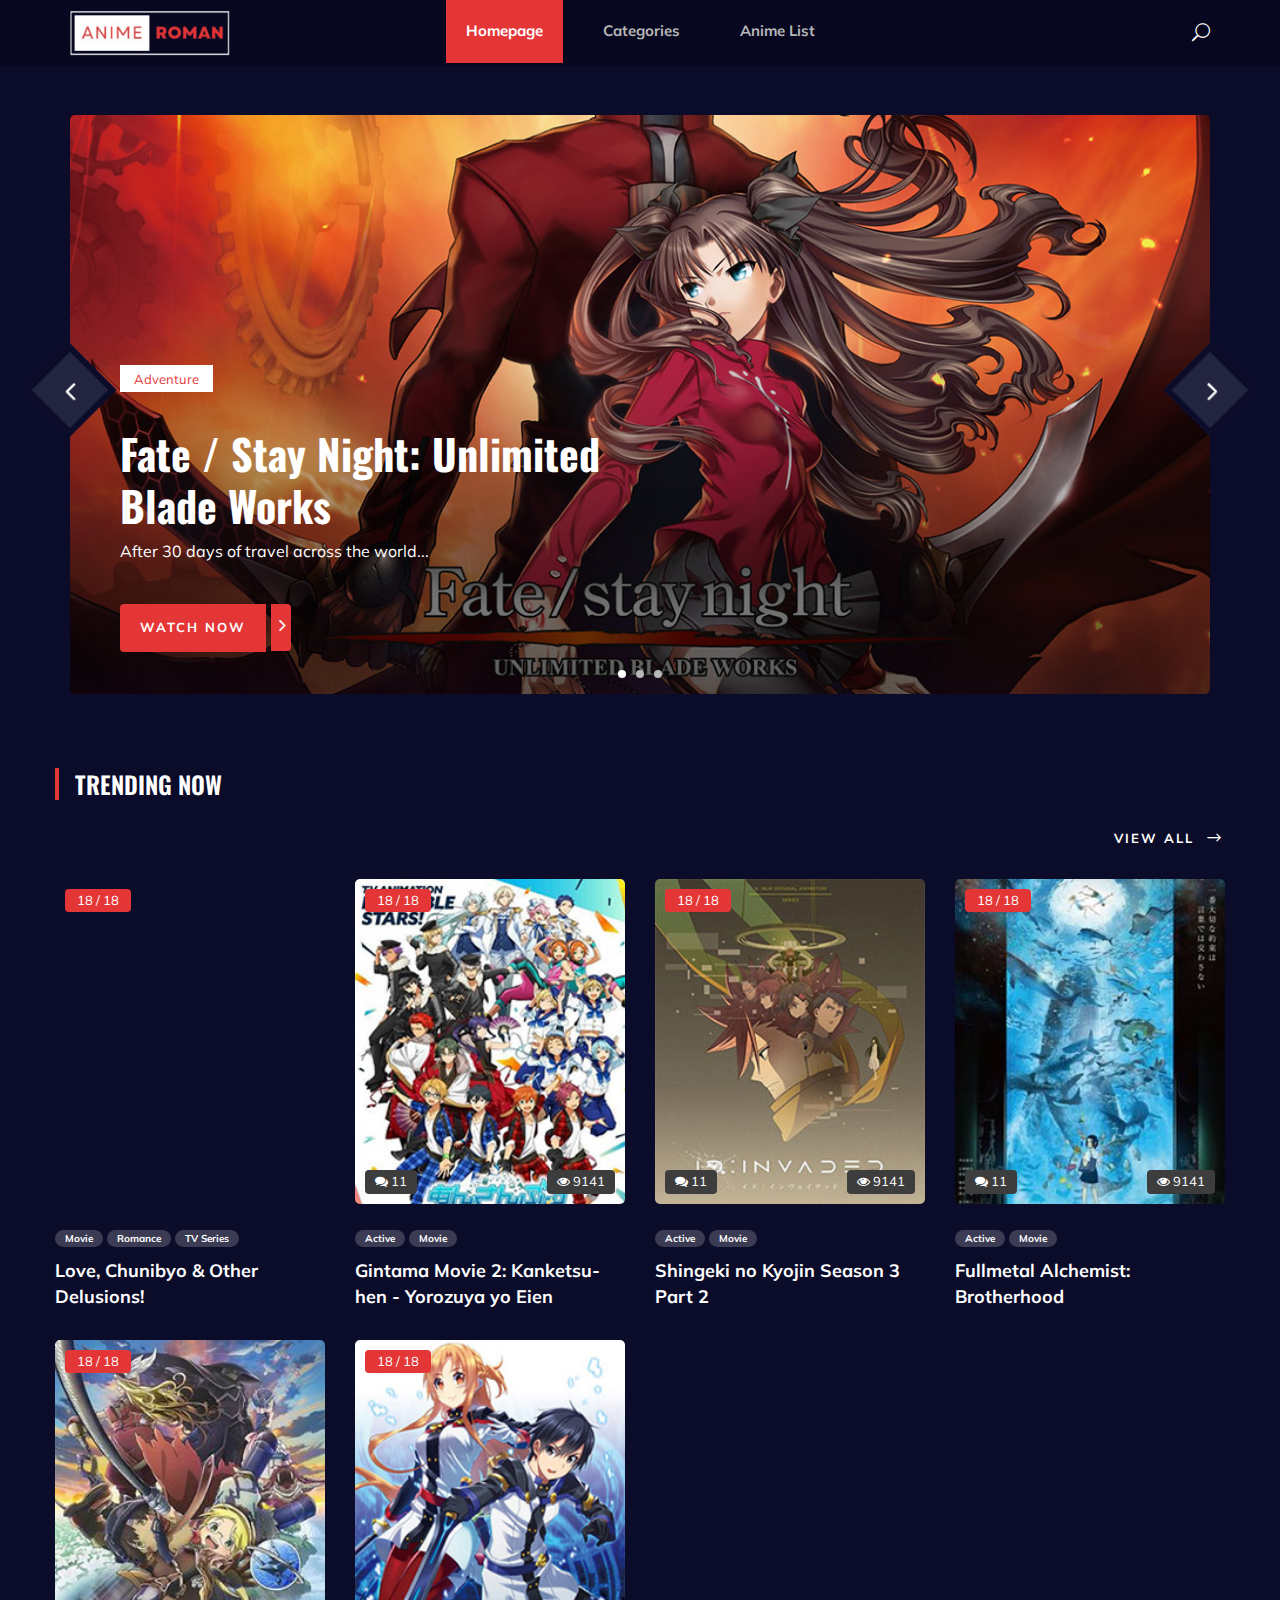
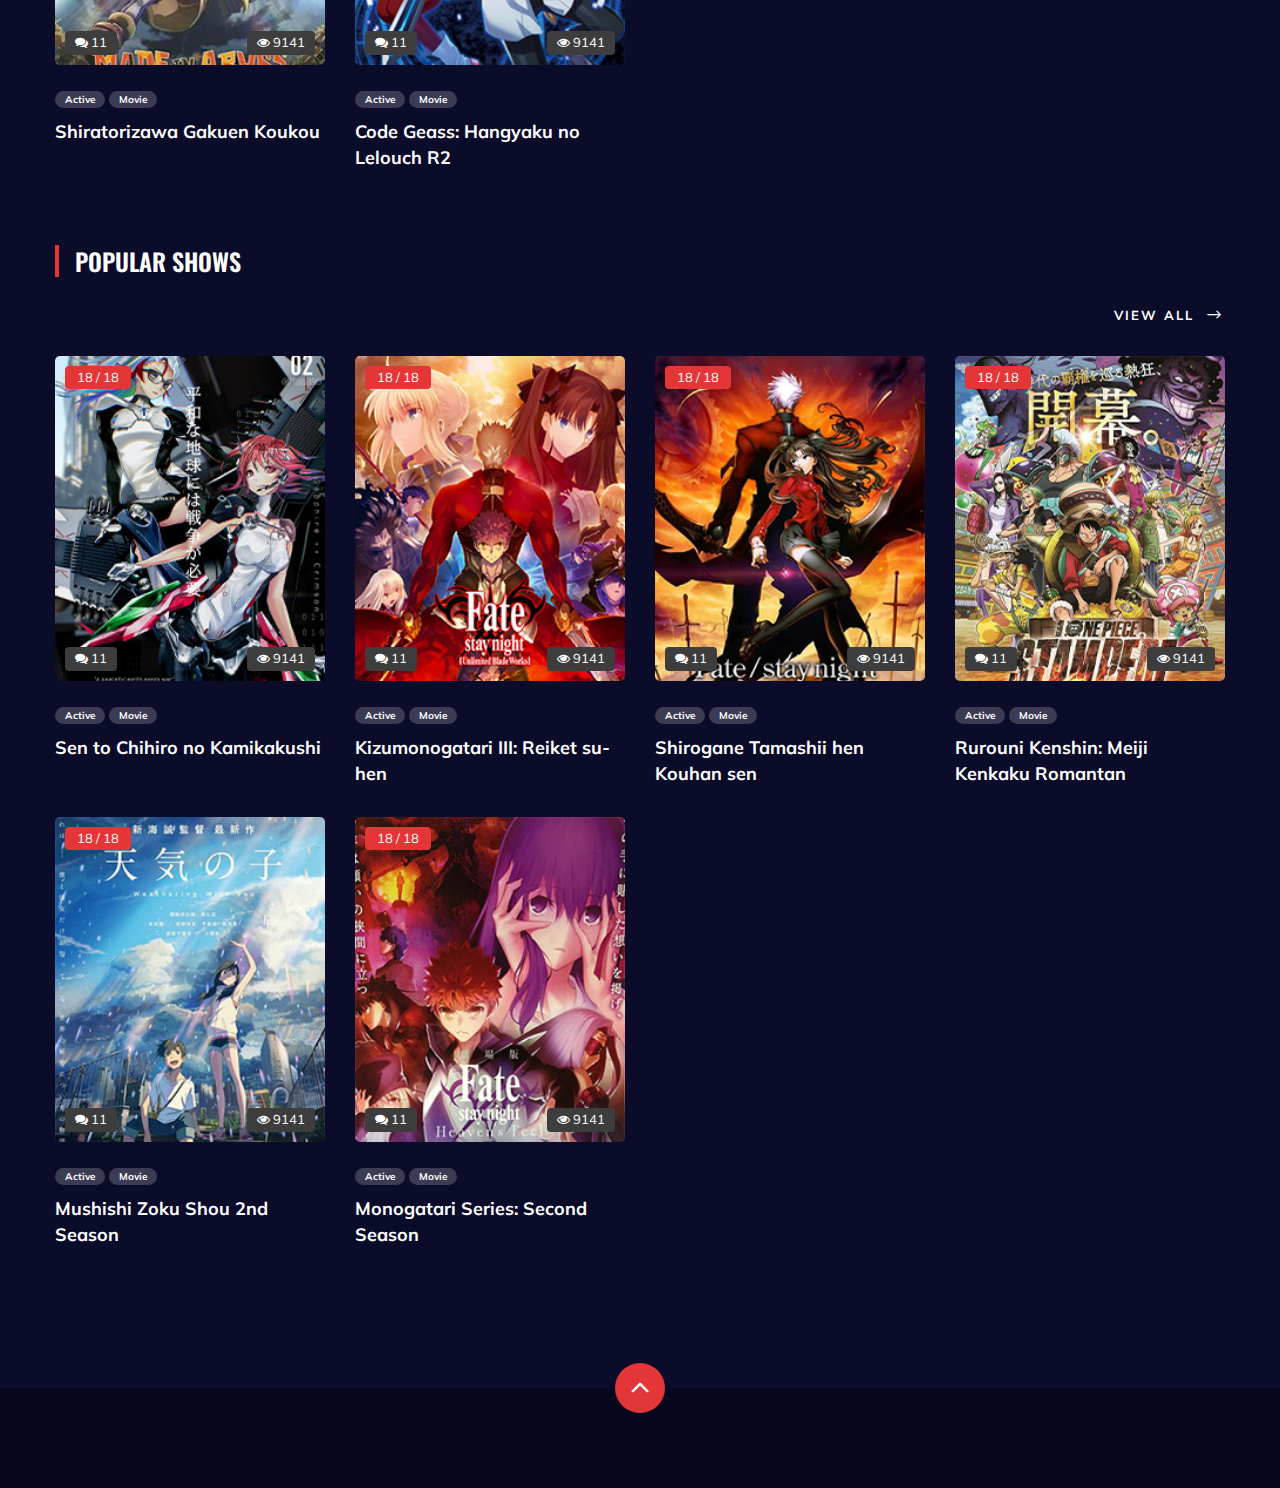
<file: index.html>
<!DOCTYPE html>
<html lang="zxx">

<head>
    <meta charset="UTF-8">
    <meta name="description" content="Anime Template">
    <meta name="keywords" content="Anime, unica, creative, html">
    <meta name="viewport" content="width=device-width, initial-scale=1.0">
    <meta http-equiv="X-UA-Compatible" content="ie=edge">
    <title>Anime | Template</title>

    <!-- Google Font -->
    <link href="https://fonts.googleapis.com/css2?family=Oswald:wght@300;400;500;600;700&display=swap" rel="stylesheet">
    <link href="https://fonts.googleapis.com/css2?family=Mulish:wght@300;400;500;600;700;800;900&display=swap"
    rel="stylesheet">

    <!-- Css Styles -->
    <link rel="stylesheet" href="css/bootstrap.min.css" type="text/css">
    <link rel="stylesheet" href="css/font-awesome.min.css" type="text/css">
    <link rel="stylesheet" href="css/elegant-icons.css" type="text/css">
    <link rel="stylesheet" href="css/plyr.css" type="text/css">
    <link rel="stylesheet" href="css/nice-select.css" type="text/css">
    <link rel="stylesheet" href="css/owl.carousel.min.css" type="text/css">
    <link rel="stylesheet" href="css/slicknav.min.css" type="text/css">
    <link rel="stylesheet" href="css/style.css" type="text/css">
</head>

<body>

    <!-- Header Section Begin -->
    <header class="header">
        <div class="container">
            <div class="row">
                <div class="col-lg-2">
                    <div class="header__logo">
                        <a href="./index.html">
                            <img style="height: 46px " src="img/main-logo.png" alt="">
                        </a>
                    </div>
                </div>
                <div class="col-lg-8">
                    <div class="header__nav">
                        <nav class="header__menu mobile-menu">
                            <ul>
                                <li class="active"><a href="./index.html">Homepage</a></li>
                                <li><a href="./categories.html">Categories</a></li>
                                <li><a href="anime-list.html">Anime List</a></li>
                            </ul>
                        </nav>
                    </div>
                </div>
                <div class="col-lg-2">
                    <div class="header__right">
                        <a href="#" class="search-switch"><span class="icon_search"></span></a>
                        <!--<a href="./login.html"><span class="icon_profile"></span></a>
                    </div>-->
                </div>
            </div>
            <div id="mobile-menu-wrap"></div>
        </div>
    </header>
    <!-- Header End -->

    <!-- Hero Section Begin -->
    <section class="hero">
        <div class="container">
            <div class="hero__slider owl-carousel">
                <div class="hero__items set-bg" data-setbg="img/hero/hero-1.jpg">
                    <div class="row">
                        <div class="col-lg-6">
                            <div class="hero__text">
                                <div class="label">Adventure</div>
                                <h2>Fate / Stay Night: Unlimited Blade Works</h2>
                                <p>After 30 days of travel across the world...</p>
                                <a href="#"><span>Watch Now</span> <i class="fa fa-angle-right"></i></a>
                            </div>
                        </div>
                    </div>
                </div>
                <div class="hero__items set-bg" data-setbg="img/hero/hero-3.jpg">
                    <div class="row">
                        <div class="col-lg-6">
                            <div class="hero__text">
                                <div class="label">Romance</div>
                                <h2>Love, Chunibyo & Other Delusions</h2>
                                <p>Even with Eighth Grader Syndrome, I Want to Be in Love...</p>
                                <a href="#"><span>Watch Now</span> <i class="fa fa-angle-right"></i></a>
                            </div>
                        </div>
                    </div>
                </div>
                <div class="hero__items set-bg" data-setbg="img/hero/hero-1.jpg">
                    <div class="row">
                        <div class="col-lg-6">
                            <div class="hero__text">
                                <div class="label">Adventure</div>
                                <h2>Fate / Stay Night: Unlimited Blade Works</h2>
                                <p>After 30 days of travel across the world...</p>
                                <a href="#"><span>Watch Now</span> <i class="fa fa-angle-right"></i></a>
                            </div>
                        </div>
                    </div>
                </div>
            </div>
        </div>
    </section>
    <!-- Hero Section End -->

    <!-- Product Section Begin -->
    <section class="product spad">
        <div class="container">
            <div class="row">
                <div class="12">
                    <div class="trending__product">
                        <div class="row">
                            <div class="col-lg-12 col-md-8 col-sm-8">
                                <div class="section-title">
                                    <h4>Trending Now</h4>
                                </div>
                            </div>
                            <div class="col-lg-12 col-md-4 col-sm-4">
                                <div class="btn__all">
                                    <a href="#" class="primary-btn">View All <span class="arrow_right"></span></a>
                                </div>
                            </div>
                        </div>
                        <div class="row">
                            <div class="col-lg-3 col-md-6 col-sm-6">
                                <div class="product__item">
                                    <a href="./anime-watching.html">
                                        <div class="product__item__pic set-bg" data-setbg="https://cdn.noitatnemucod.net/thumbnail/300x400/100/45a469c51892b3a73268c6f4001759d8.jpgimg/trending/trend-1.jpg">
                                            <div class="ep">18 / 18</div>
                                        </div>
                                    </a>
                                    <div class="product__item__text">
                                        <ul>
                                            <li>Movie</li>
                                            <li>Romance</li>
                                            <li>TV Series</li>
                                        </ul>
                                        <h5><a href="./anime-watching.html">Love, Chunibyo & Other Delusions!</a></h5>
                                    </div>
                                </div>
                            </div>
                            <div class="col-lg-3 col-md-6 col-sm-6">
                                <div class="product__item">
                                    <div class="product__item__pic set-bg" data-setbg="img/trending/trend-2.jpg">
                                        <div class="ep">18 / 18</div>
                                        <div class="comment"><i class="fa fa-comments"></i> 11</div>
                                        <div class="view"><i class="fa fa-eye"></i> 9141</div>
                                    </div>
                                    <div class="product__item__text">
                                        <ul>
                                            <li>Active</li>
                                            <li>Movie</li>
                                        </ul>
                                        <h5><a href="#">Gintama Movie 2: Kanketsu-hen - Yorozuya yo Eien</a></h5>
                                    </div>
                                </div>
                            </div>
                            <div class="col-lg-3 col-md-6 col-sm-6">
                                <div class="product__item">
                                    <div class="product__item__pic set-bg" data-setbg="img/trending/trend-3.jpg">
                                        <div class="ep">18 / 18</div>
                                        <div class="comment"><i class="fa fa-comments"></i> 11</div>
                                        <div class="view"><i class="fa fa-eye"></i> 9141</div>
                                    </div>
                                    <div class="product__item__text">
                                        <ul>
                                            <li>Active</li>
                                            <li>Movie</li>
                                        </ul>
                                        <h5><a href="#">Shingeki no Kyojin Season 3 Part 2</a></h5>
                                    </div>
                                </div>
                            </div>
                            <div class="col-lg-3 col-md-6 col-sm-6">
                                <div class="product__item">
                                    <div class="product__item__pic set-bg" data-setbg="img/trending/trend-4.jpg">
                                        <div class="ep">18 / 18</div>
                                        <div class="comment"><i class="fa fa-comments"></i> 11</div>
                                        <div class="view"><i class="fa fa-eye"></i> 9141</div>
                                    </div>
                                    <div class="product__item__text">
                                        <ul>
                                            <li>Active</li>
                                            <li>Movie</li>
                                        </ul>
                                        <h5><a href="#">Fullmetal Alchemist: Brotherhood</a></h5>
                                    </div>
                                </div>
                            </div>
                            <div class="col-lg-3 col-md-6 col-sm-6">
                                <div class="product__item">
                                    <div class="product__item__pic set-bg" data-setbg="img/trending/trend-5.jpg">
                                        <div class="ep">18 / 18</div>
                                        <div class="comment"><i class="fa fa-comments"></i> 11</div>
                                        <div class="view"><i class="fa fa-eye"></i> 9141</div>
                                    </div>
                                    <div class="product__item__text">
                                        <ul>
                                            <li>Active</li>
                                            <li>Movie</li>
                                        </ul>
                                        <h5><a href="#">Shiratorizawa Gakuen Koukou</a></h5>
                                    </div>
                                </div>
                            </div>
                            <div class="col-lg-3 col-md-6 col-sm-6">
                                <div class="product__item">
                                    <div class="product__item__pic set-bg" data-setbg="img/trending/trend-6.jpg">
                                        <div class="ep">18 / 18</div>
                                        <div class="comment"><i class="fa fa-comments"></i> 11</div>
                                        <div class="view"><i class="fa fa-eye"></i> 9141</div>
                                    </div>
                                    <div class="product__item__text">
                                        <ul>
                                            <li>Active</li>
                                            <li>Movie</li>
                                        </ul>
                                        <h5><a href="#">Code Geass: Hangyaku no Lelouch R2</a></h5>
                                    </div>
                                </div>
                            </div>
                        </div>
                    </div>
                    <div class="popular__product">
                        <div class="row">
                            <div class="col-lg-12 col-md-8 col-sm-8">
                                <div class="section-title">
                                    <h4>Popular Shows</h4>
                                </div>
                            </div>
                            <div class="col-lg-12 col-md-4 col-sm-4">
                                <div class="btn__all">
                                    <a href="#" class="primary-btn">View All <span class="arrow_right"></span></a>
                                </div>
                            </div>
                        </div>
                        <div class="row">
                            <div class="col-lg-3 col-md-6 col-sm-6">
                                <div class="product__item">
                                    <div class="product__item__pic set-bg" data-setbg="img/popular/popular-1.jpg">
                                        <div class="ep">18 / 18</div>
                                        <div class="comment"><i class="fa fa-comments"></i> 11</div>
                                        <div class="view"><i class="fa fa-eye"></i> 9141</div>
                                    </div>
                                    <div class="product__item__text">
                                        <ul>
                                            <li>Active</li>
                                            <li>Movie</li>
                                        </ul>
                                        <h5><a href="#">Sen to Chihiro no Kamikakushi</a></h5>
                                    </div>
                                </div>
                            </div>
                            <div class="col-lg-3 col-md-6 col-sm-6">
                                <div class="product__item">
                                    <div class="product__item__pic set-bg" data-setbg="img/popular/popular-2.jpg">
                                        <div class="ep">18 / 18</div>
                                        <div class="comment"><i class="fa fa-comments"></i> 11</div>
                                        <div class="view"><i class="fa fa-eye"></i> 9141</div>
                                    </div>
                                    <div class="product__item__text">
                                        <ul>
                                            <li>Active</li>
                                            <li>Movie</li>
                                        </ul>
                                        <h5><a href="#">Kizumonogatari III: Reiket su-hen</a></h5>
                                    </div>
                                </div>
                            </div>
                            <div class="col-lg-3 col-md-6 col-sm-6">
                                <div class="product__item">
                                    <div class="product__item__pic set-bg" data-setbg="img/popular/popular-3.jpg">
                                        <div class="ep">18 / 18</div>
                                        <div class="comment"><i class="fa fa-comments"></i> 11</div>
                                        <div class="view"><i class="fa fa-eye"></i> 9141</div>
                                    </div>
                                    <div class="product__item__text">
                                        <ul>
                                            <li>Active</li>
                                            <li>Movie</li>
                                        </ul>
                                        <h5><a href="#">Shirogane Tamashii hen Kouhan sen</a></h5>
                                    </div>
                                </div>
                            </div>
                            <div class="col-lg-3 col-md-6 col-sm-6">
                                <div class="product__item">
                                    <div class="product__item__pic set-bg" data-setbg="img/popular/popular-4.jpg">
                                        <div class="ep">18 / 18</div>
                                        <div class="comment"><i class="fa fa-comments"></i> 11</div>
                                        <div class="view"><i class="fa fa-eye"></i> 9141</div>
                                    </div>
                                    <div class="product__item__text">
                                        <ul>
                                            <li>Active</li>
                                            <li>Movie</li>
                                        </ul>
                                        <h5><a href="#">Rurouni Kenshin: Meiji Kenkaku Romantan</a></h5>
                                    </div>
                                </div>
                            </div>
                            <div class="col-lg-3 col-md-6 col-sm-6">
                                <div class="product__item">
                                    <div class="product__item__pic set-bg" data-setbg="img/popular/popular-5.jpg">
                                        <div class="ep">18 / 18</div>
                                        <div class="comment"><i class="fa fa-comments"></i> 11</div>
                                        <div class="view"><i class="fa fa-eye"></i> 9141</div>
                                    </div>
                                    <div class="product__item__text">
                                        <ul>
                                            <li>Active</li>
                                            <li>Movie</li>
                                        </ul>
                                        <h5><a href="#">Mushishi Zoku Shou 2nd Season</a></h5>
                                    </div>
                                </div>
                            </div>
                            <div class="col-lg-3 col-md-6 col-sm-6">
                                <div class="product__item">
                                    <div class="product__item__pic set-bg" data-setbg="img/popular/popular-6.jpg">
                                        <div class="ep">18 / 18</div>
                                        <div class="comment"><i class="fa fa-comments"></i> 11</div>
                                        <div class="view"><i class="fa fa-eye"></i> 9141</div>
                                    </div>
                                    <div class="product__item__text">
                                        <ul>
                                            <li>Active</li>
                                            <li>Movie</li>
                                        </ul>
                                        <h5><a href="#">Monogatari Series: Second Season</a></h5>
                                    </div>
                                </div>
                            </div>
                        </div>
                    </div>
                </div>
                <!--<div class="col-lg-4 col-md-6 col-sm-8">
                    <div class="product__sidebar">
                        <div class="product__sidebar__view">
                            <div class="section-title">
                                <h5>Top Views</h5>
                            </div>
                            <ul class="filter__controls">
                                <li class="active" data-filter="*">Day</li>
                                <li data-filter=".week">Week</li>
                                <li data-filter=".month">Month</li>
                                <li data-filter=".years">Years</li>
                            </ul>
                            <div class="filter__gallery">
                                <div class="product__sidebar__view__item set-bg mix day years"
                                data-setbg="img/sidebar/tv-1.jpg">
                                <div class="ep">18 / ?</div>
                                <div class="view"><i class="fa fa-eye"></i> 9141</div>
                                <h5><a href="#">Boruto: Naruto next generations</a></h5>
                            </div>
                            <div class="product__sidebar__view__item set-bg mix month week"
                            data-setbg="img/sidebar/tv-2.jpg">
                            <div class="ep">18 / ?</div>
                            <div class="view"><i class="fa fa-eye"></i> 9141</div>
                            <h5><a href="#">The Seven Deadly Sins: Wrath of the Gods</a></h5>
                        </div>
                        <div class="product__sidebar__view__item set-bg mix week years"
                        data-setbg="img/sidebar/tv-3.jpg">
                        <div class="ep">18 / ?</div>
                        <div class="view"><i class="fa fa-eye"></i> 9141</div>
                        <h5><a href="#">Sword art online alicization war of underworld</a></h5>
                    </div>
                    <div class="product__sidebar__view__item set-bg mix years month"
                    data-setbg="img/sidebar/tv-4.jpg">
                    <div class="ep">18 / ?</div>
                    <div class="view"><i class="fa fa-eye"></i> 9141</div>
                    <h5><a href="#">Fate/stay night: Heaven's Feel I. presage flower</a></h5>
                </div>
                <div class="product__sidebar__view__item set-bg mix day"
                data-setbg="img/sidebar/tv-5.jpg">
                <div class="ep">18 / ?</div>
                <div class="view"><i class="fa fa-eye"></i> 9141</div>
                <h5><a href="#">Fate stay night unlimited blade works</a></h5>-->
            </div>
        </div>
    </div>
    <!--<div class="product__sidebar__comment">
        <div class="section-title">
            <h5>New Comment</h5>
        </div>
        <div class="product__sidebar__comment__item">
            <div class="product__sidebar__comment__item__pic">
                <img src="img/sidebar/comment-1.jpg" alt="">
            </div>
            <div class="product__sidebar__comment__item__text">
                <ul>
                    <li>Active</li>
                    <li>Movie</li>
                </ul>
                <h5><a href="#">The Seven Deadly Sins: Wrath of the Gods</a></h5>
                <span><i class="fa fa-eye"></i> 19.141 Viewes</span>
            </div>
        </div>
        <div class="product__sidebar__comment__item">
            <div class="product__sidebar__comment__item__pic">
                <img src="img/sidebar/comment-2.jpg" alt="">
            </div>
            <div class="product__sidebar__comment__item__text">
                <ul>
                    <li>Active</li>
                    <li>Movie</li>
                </ul>
                <h5><a href="#">Shirogane Tamashii hen Kouhan sen</a></h5>
                <span><i class="fa fa-eye"></i> 19.141 Viewes</span>
            </div>
        </div>
        <div class="product__sidebar__comment__item">
            <div class="product__sidebar__comment__item__pic">
                <img src="img/sidebar/comment-3.jpg" alt="">
            </div>
            <div class="product__sidebar__comment__item__text">
                <ul>
                    <li>Active</li>
                    <li>Movie</li>
                </ul>
                <h5><a href="#">Kizumonogatari III: Reiket su-hen</a></h5>
                <span><i class="fa fa-eye"></i> 19.141 Viewes</span>
            </div>
        </div>
        <div class="product__sidebar__comment__item">
            <div class="product__sidebar__comment__item__pic">
                <img src="img/sidebar/comment-4.jpg" alt="">
            </div>
            <div class="product__sidebar__comment__item__text">
                <ul>
                    <li>Active</li>
                    <li>Movie</li>
                </ul>
                <h5><a href="#">Monogatari Series: Second Season</a></h5>
                <span><i class="fa fa-eye"></i> 19.141 Viewes</span>
            </div>
        </div>
    </div>-->
</div>
</div>
</div>
</div>
</section>
<!-- Product Section End -->

<!-- Footer Section Begin -->
<footer class="footer">
    <div class="page-up">
        <a href="#" id="scrollToTopButton"><span class="arrow_carrot-up"></span></a>
    </div>
    <div class="container">
        <div class="row">
            <div class="col-lg-3">
            </div>
            <div class="col-lg-6"></div>
      </div>
  </footer>
  <!-- Footer Section End -->

  <!-- Search model Begin -->
  <div class="search-model">
    <div class="h-100 d-flex align-items-center justify-content-center">
        <div class="search-close-switch"><i class="icon_close"></i></div>
        <form class="search-model-form">
            <input type="text" id="search-input" placeholder="Search here.....">
        </form>
    </div>
</div>
<!-- Search model end -->

<!-- Js Plugins -->
<script src="js/jquery-3.3.1.min.js"></script>
<script src="js/bootstrap.min.js"></script>
<script src="js/player.js"></script>
<script src="js/jquery.nice-select.min.js"></script>
<script src="js/mixitup.min.js"></script>
<script src="js/jquery.slicknav.js"></script>
<script src="js/owl.carousel.min.js"></script>
<script src="js/main.js"></script>



</body>

</html>
</file>
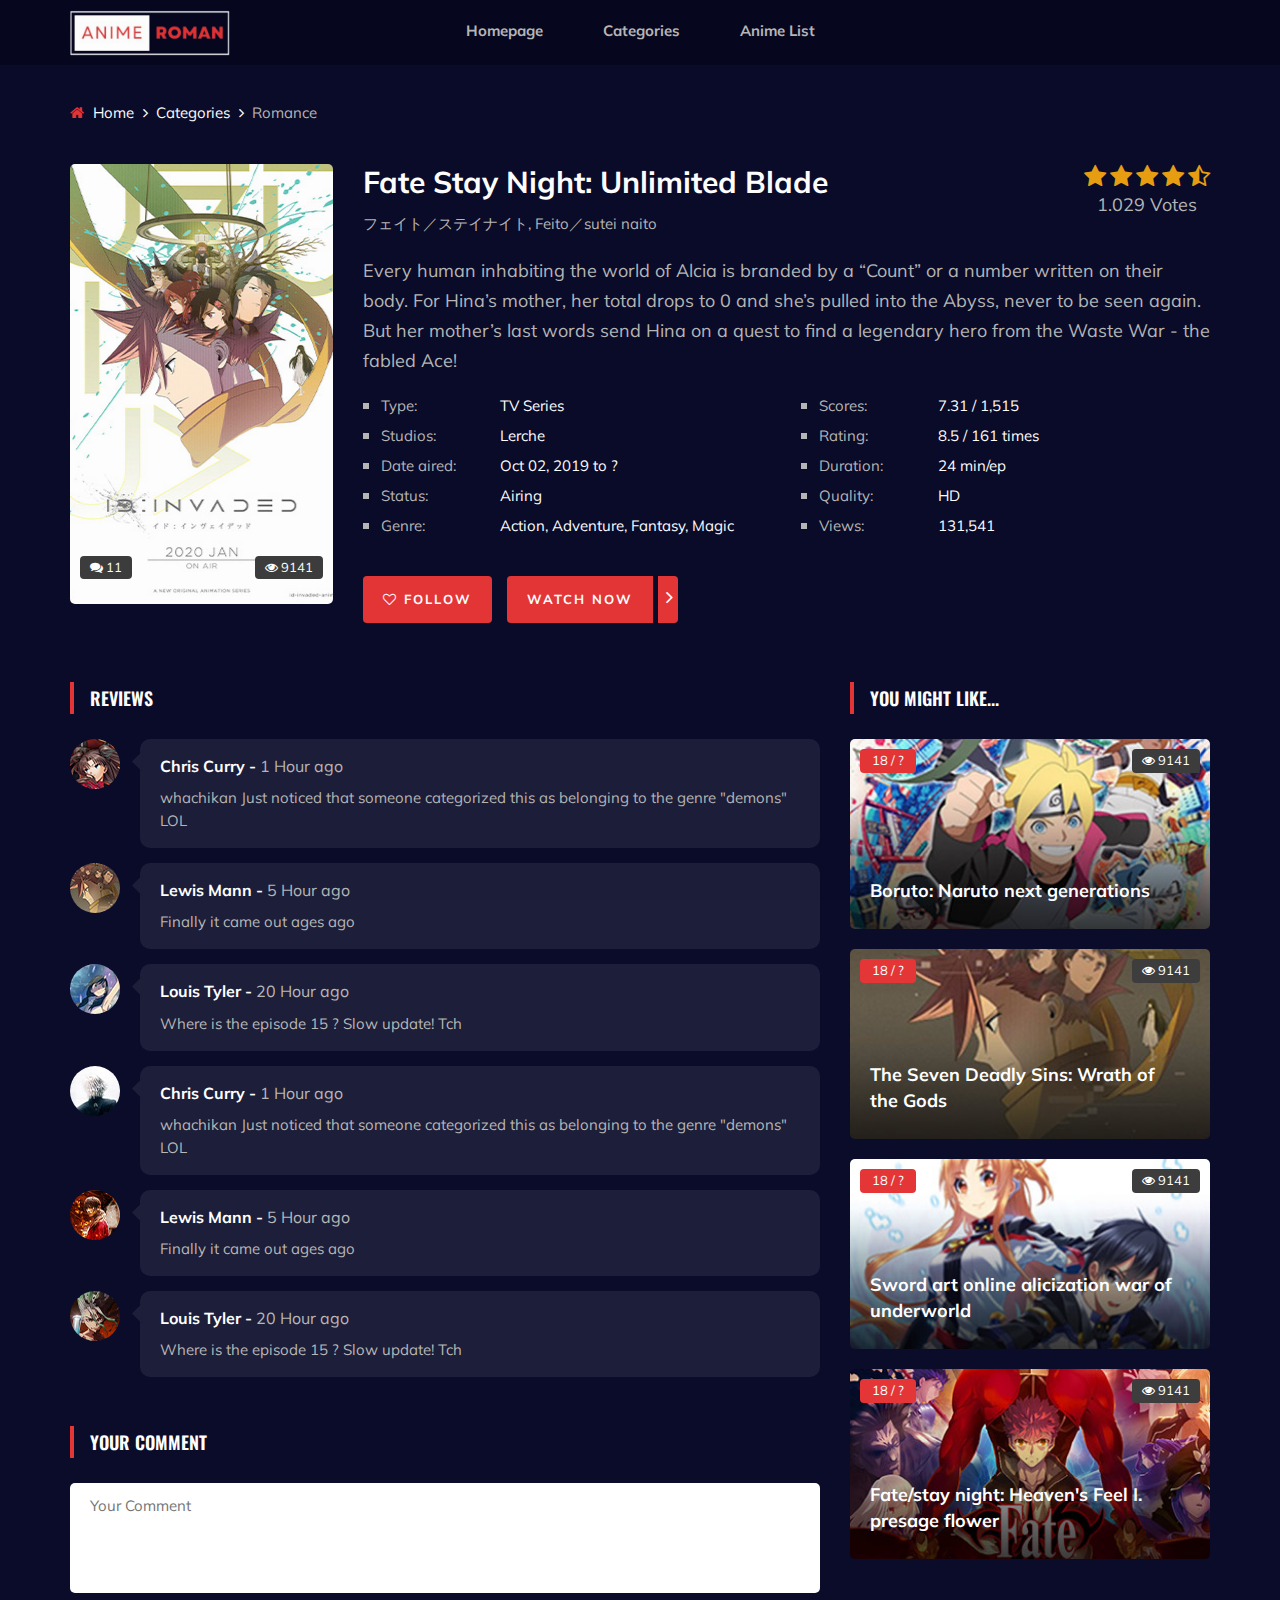
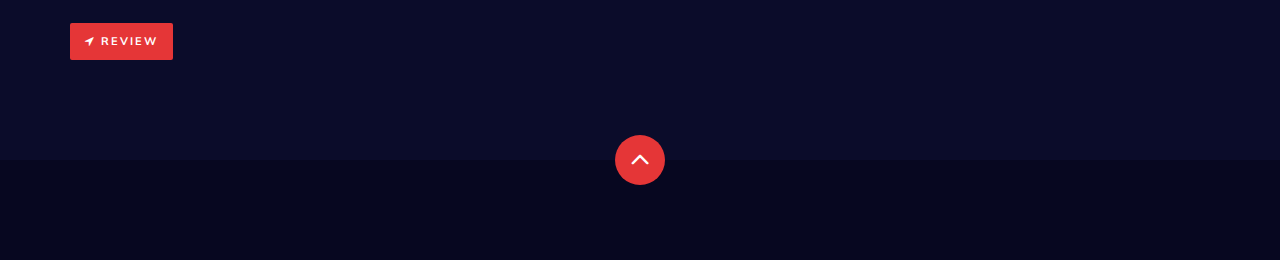
<file: anime-details.html>
<!DOCTYPE html>
<html lang="zxx">

<head>
    <meta charset="UTF-8">
    <meta name="description" content="Anime Template">
    <meta name="keywords" content="Anime, unica, creative, html">
    <meta name="viewport" content="width=device-width, initial-scale=1.0">
    <meta http-equiv="X-UA-Compatible" content="ie=edge">
    <title>Anime | Template</title>

    <!-- Google Font -->
    <link href="https://fonts.googleapis.com/css2?family=Oswald:wght@300;400;500;600;700&display=swap" rel="stylesheet">
    <link href="https://fonts.googleapis.com/css2?family=Mulish:wght@300;400;500;600;700;800;900&display=swap"
    rel="stylesheet">

    <!-- Css Styles -->
    <link rel="stylesheet" href="css/bootstrap.min.css" type="text/css">
    <link rel="stylesheet" href="css/font-awesome.min.css" type="text/css">
    <link rel="stylesheet" href="css/elegant-icons.css" type="text/css">
    <link rel="stylesheet" href="css/plyr.css" type="text/css">
    <link rel="stylesheet" href="css/nice-select.css" type="text/css">
    <link rel="stylesheet" href="css/owl.carousel.min.css" type="text/css">
    <link rel="stylesheet" href="css/slicknav.min.css" type="text/css">
    <link rel="stylesheet" href="css/style.css" type="text/css">
</head>

<body>
    <!-- Page Preloder -->
    <div id="preloder">
        <div class="loader"></div>
    </div>

    <!-- Header Section Begin -->
    <header class="header">
        <div class="container">
            <div class="row">
                <div class="col-lg-2">
                    <div class="header__logo">
                        <a href="./index.html">
                            <img style="height: 46px " src="img/main-logo.png" alt="">
                        </a>
                    </div>
                </div>
                <div class="col-lg-8">
                    <div class="header__nav">
                        <nav class="header__menu mobile-menu">
                            <ul>
                                <li><a href="./index.html">Homepage</a></li>
                                <li><a href="./categories.html">Categories</a></li>
                                <li><a href="anime-list.html">Anime List</a></li>
                            </ul>
                        </nav>
                    </div>
                </div>
                <div class="col-lg-2">
                    <!--<div class="header__right">
                        <a href="#" class="search-switch"><span class="icon_search"></span></a>
                        <a href="./login.html"><span class="icon_profile"></span></a>
                    </div>-->
                </div>
            </div>
            <div id="mobile-menu-wrap"></div>
        </div>
    </header>
    <!-- Header End -->

    <!-- Breadcrumb Begin -->
    <div class="breadcrumb-option">
        <div class="container">
            <div class="row">
                <div class="col-lg-12">
                    <div class="breadcrumb__links">
                        <a href="./index.html"><i class="fa fa-home"></i> Home</a>
                        <a href="./categories.html">Categories</a>
                        <span>Romance</span>
                    </div>
                </div>
            </div>
        </div>
    </div>
    <!-- Breadcrumb End -->

    <!-- Anime Section Begin -->
    <section class="anime-details spad">
        <div class="container">
            <div class="anime__details__content">
                <div class="row">
                    <div class="col-lg-3">
                        <div class="anime__details__pic set-bg" data-setbg="img/anime/details-pic.jpg">
                            <div class="comment"><i class="fa fa-comments"></i> 11</div>
                            <div class="view"><i class="fa fa-eye"></i> 9141</div>
                        </div>
                    </div>
                    <div class="col-lg-9">
                        <div class="anime__details__text">
                            <div class="anime__details__title">
                                <h3>Fate Stay Night: Unlimited Blade</h3>
                                <span>フェイト／ステイナイト, Feito／sutei naito</span>
                            </div>
                            <div class="anime__details__rating">
                                <div class="rating">
                                    <a href="#"><i class="fa fa-star"></i></a>
                                    <a href="#"><i class="fa fa-star"></i></a>
                                    <a href="#"><i class="fa fa-star"></i></a>
                                    <a href="#"><i class="fa fa-star"></i></a>
                                    <a href="#"><i class="fa fa-star-half-o"></i></a>
                                </div>
                                <span>1.029 Votes</span>
                            </div>
                            <p>Every human inhabiting the world of Alcia is branded by a “Count” or a number written on
                                their body. For Hina’s mother, her total drops to 0 and she’s pulled into the Abyss,
                                never to be seen again. But her mother’s last words send Hina on a quest to find a
                            legendary hero from the Waste War - the fabled Ace!</p>
                            <div class="anime__details__widget">
                                <div class="row">
                                    <div class="col-lg-6 col-md-6">
                                        <ul>
                                            <li><span>Type:</span> TV Series</li>
                                            <li><span>Studios:</span> Lerche</li>
                                            <li><span>Date aired:</span> Oct 02, 2019 to ?</li>
                                            <li><span>Status:</span> Airing</li>
                                            <li><span>Genre:</span> Action, Adventure, Fantasy, Magic</li>
                                        </ul>
                                    </div>
                                    <div class="col-lg-6 col-md-6">
                                        <ul>
                                            <li><span>Scores:</span> 7.31 / 1,515</li>
                                            <li><span>Rating:</span> 8.5 / 161 times</li>
                                            <li><span>Duration:</span> 24 min/ep</li>
                                            <li><span>Quality:</span> HD</li>
                                            <li><span>Views:</span> 131,541</li>
                                        </ul>
                                    </div>
                                </div>
                            </div>
                            <div class="anime__details__btn">
                                <a href="#" class="follow-btn"><i class="fa fa-heart-o"></i> Follow</a>
                                <a href="#" class="watch-btn"><span>Watch Now</span> <i
                                    class="fa fa-angle-right"></i></a>
                                </div>
                            </div>
                        </div>
                    </div>
                </div>
                <div class="row">
                    <div class="col-lg-8 col-md-8">
                        <div class="anime__details__review">
                            <div class="section-title">
                                <h5>Reviews</h5>
                            </div>
                            <div class="anime__review__item">
                                <div class="anime__review__item__pic">
                                    <img src="img/anime/review-1.jpg" alt="">
                                </div>
                                <div class="anime__review__item__text">
                                    <h6>Chris Curry - <span>1 Hour ago</span></h6>
                                    <p>whachikan Just noticed that someone categorized this as belonging to the genre
                                    "demons" LOL</p>
                                </div>
                            </div>
                            <div class="anime__review__item">
                                <div class="anime__review__item__pic">
                                    <img src="img/anime/review-2.jpg" alt="">
                                </div>
                                <div class="anime__review__item__text">
                                    <h6>Lewis Mann - <span>5 Hour ago</span></h6>
                                    <p>Finally it came out ages ago</p>
                                </div>
                            </div>
                            <div class="anime__review__item">
                                <div class="anime__review__item__pic">
                                    <img src="img/anime/review-3.jpg" alt="">
                                </div>
                                <div class="anime__review__item__text">
                                    <h6>Louis Tyler - <span>20 Hour ago</span></h6>
                                    <p>Where is the episode 15 ? Slow update! Tch</p>
                                </div>
                            </div>
                            <div class="anime__review__item">
                                <div class="anime__review__item__pic">
                                    <img src="img/anime/review-4.jpg" alt="">
                                </div>
                                <div class="anime__review__item__text">
                                    <h6>Chris Curry - <span>1 Hour ago</span></h6>
                                    <p>whachikan Just noticed that someone categorized this as belonging to the genre
                                    "demons" LOL</p>
                                </div>
                            </div>
                            <div class="anime__review__item">
                                <div class="anime__review__item__pic">
                                    <img src="img/anime/review-5.jpg" alt="">
                                </div>
                                <div class="anime__review__item__text">
                                    <h6>Lewis Mann - <span>5 Hour ago</span></h6>
                                    <p>Finally it came out ages ago</p>
                                </div>
                            </div>
                            <div class="anime__review__item">
                                <div class="anime__review__item__pic">
                                    <img src="img/anime/review-6.jpg" alt="">
                                </div>
                                <div class="anime__review__item__text">
                                    <h6>Louis Tyler - <span>20 Hour ago</span></h6>
                                    <p>Where is the episode 15 ? Slow update! Tch</p>
                                </div>
                            </div>
                        </div>
                        <div class="anime__details__form">
                            <div class="section-title">
                                <h5>Your Comment</h5>
                            </div>
                            <form action="#">
                                <textarea placeholder="Your Comment"></textarea>
                                <button type="submit"><i class="fa fa-location-arrow"></i> Review</button>
                            </form>
                        </div>
                    </div>
                    <div class="col-lg-4 col-md-4">
                        <div class="anime__details__sidebar">
                            <div class="section-title">
                                <h5>you might like...</h5>
                            </div>
                            <div class="product__sidebar__view__item set-bg" data-setbg="img/sidebar/tv-1.jpg">
                                <div class="ep">18 / ?</div>
                                <div class="view"><i class="fa fa-eye"></i> 9141</div>
                                <h5><a href="#">Boruto: Naruto next generations</a></h5>
                            </div>
                            <div class="product__sidebar__view__item set-bg" data-setbg="img/sidebar/tv-2.jpg">
                                <div class="ep">18 / ?</div>
                                <div class="view"><i class="fa fa-eye"></i> 9141</div>
                                <h5><a href="#">The Seven Deadly Sins: Wrath of the Gods</a></h5>
                            </div>
                            <div class="product__sidebar__view__item set-bg" data-setbg="img/sidebar/tv-3.jpg">
                                <div class="ep">18 / ?</div>
                                <div class="view"><i class="fa fa-eye"></i> 9141</div>
                                <h5><a href="#">Sword art online alicization war of underworld</a></h5>
                            </div>
                            <div class="product__sidebar__view__item set-bg" data-setbg="img/sidebar/tv-4.jpg">
                                <div class="ep">18 / ?</div>
                                <div class="view"><i class="fa fa-eye"></i> 9141</div>
                                <h5><a href="#">Fate/stay night: Heaven's Feel I. presage flower</a></h5>
                            </div>
                        </div>
                    </div>
                </div>
            </div>
        </section>
        <!-- Anime Section End -->

        <!-- Footer Section Begin -->
        <footer class="footer">
            <div class="page-up">
                <a href="#" id="scrollToTopButton"><span class="arrow_carrot-up"></span></a>
            </div>
            <div class="container">
                <div class="row">
                    <div class="col-lg-3">
                    </div>
                    <div class="col-lg-6">
                  </div>
              </div>
          </footer>
          <!-- Footer Section End -->

          <!-- Search model Begin -->
          <div class="search-model">
            <div class="h-100 d-flex align-items-center justify-content-center">
                <div class="search-close-switch"><i class="icon_close"></i></div>
                <form class="search-model-form">
                    <input type="text" id="search-input" placeholder="Search here.....">
                </form>
            </div>
        </div>
        <!-- Search model end -->

        <!-- Js Plugins -->
        <script src="js/jquery-3.3.1.min.js"></script>
        <script src="js/bootstrap.min.js"></script>
        <script src="js/player.js"></script>
        <script src="js/jquery.nice-select.min.js"></script>
        <script src="js/mixitup.min.js"></script>
        <script src="js/jquery.slicknav.js"></script>
        <script src="js/owl.carousel.min.js"></script>
        <script src="js/main.js"></script>

    </body>

    </html>
</file>
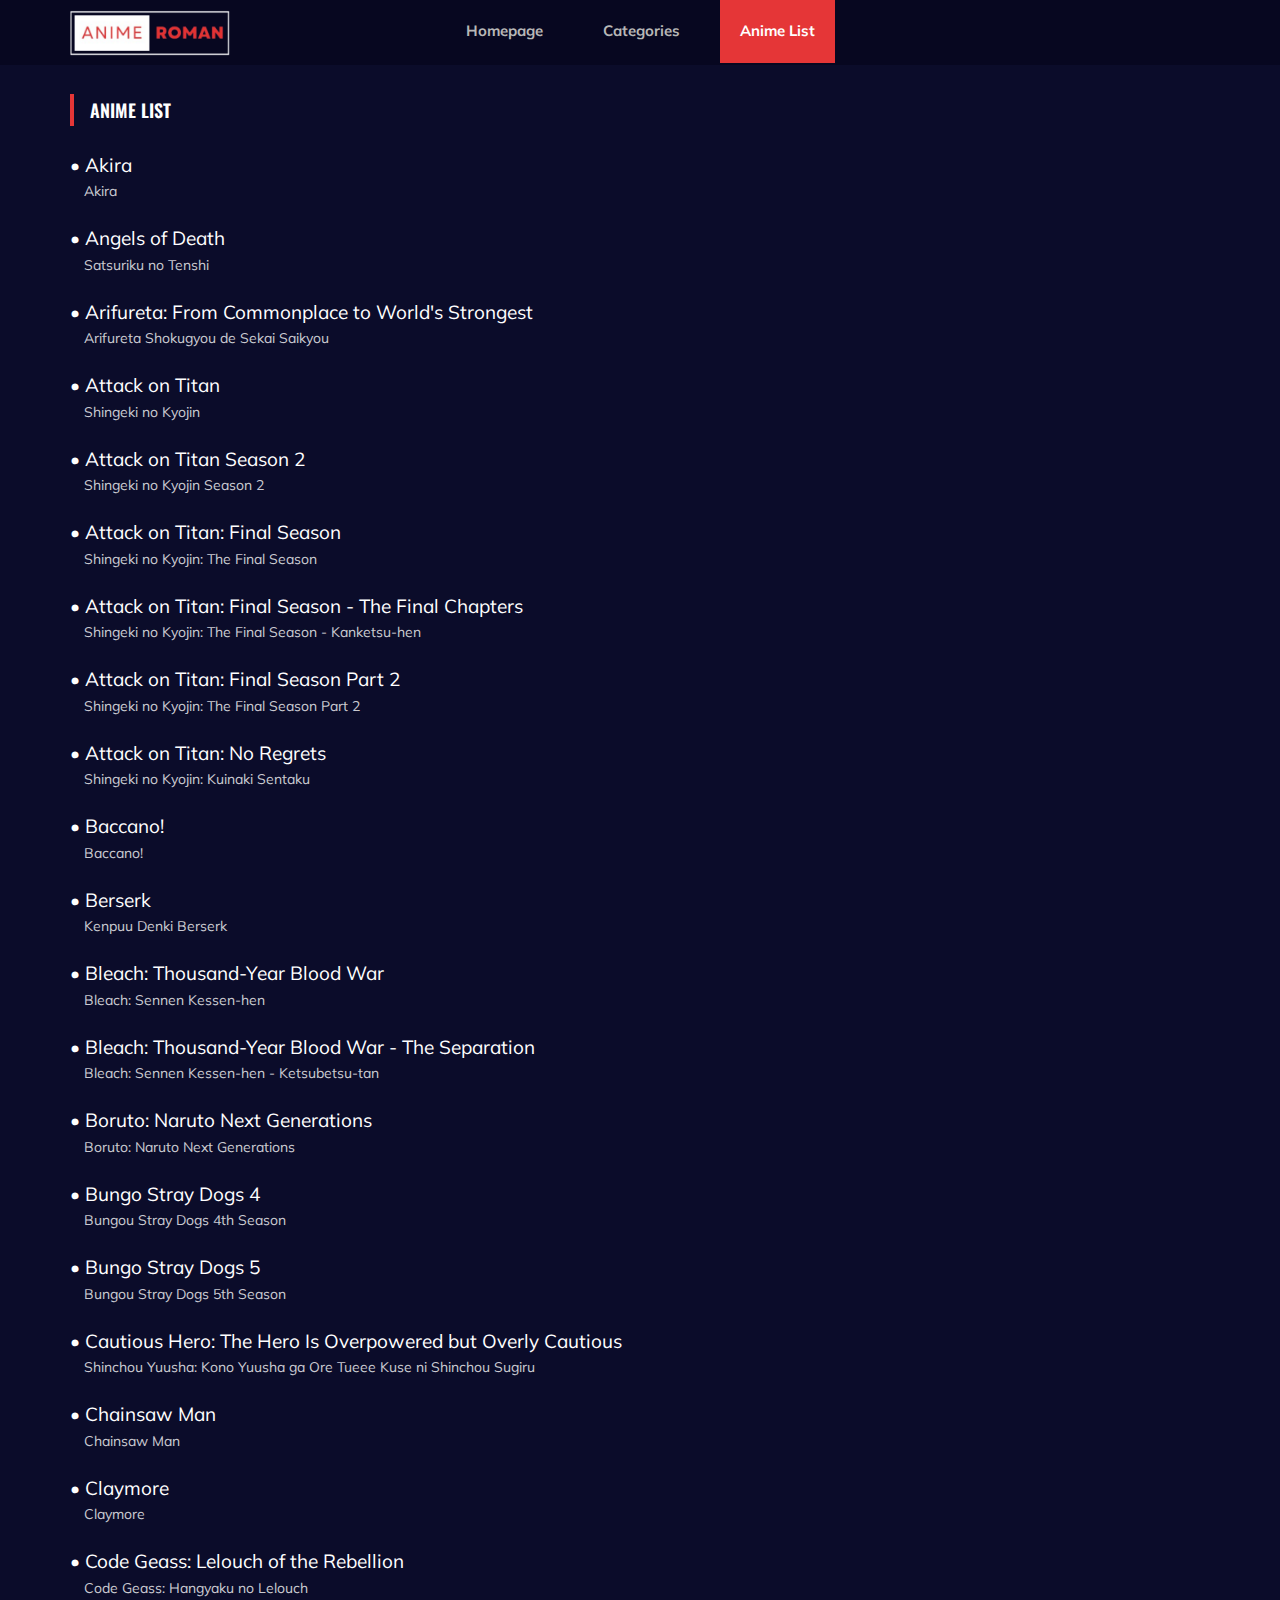
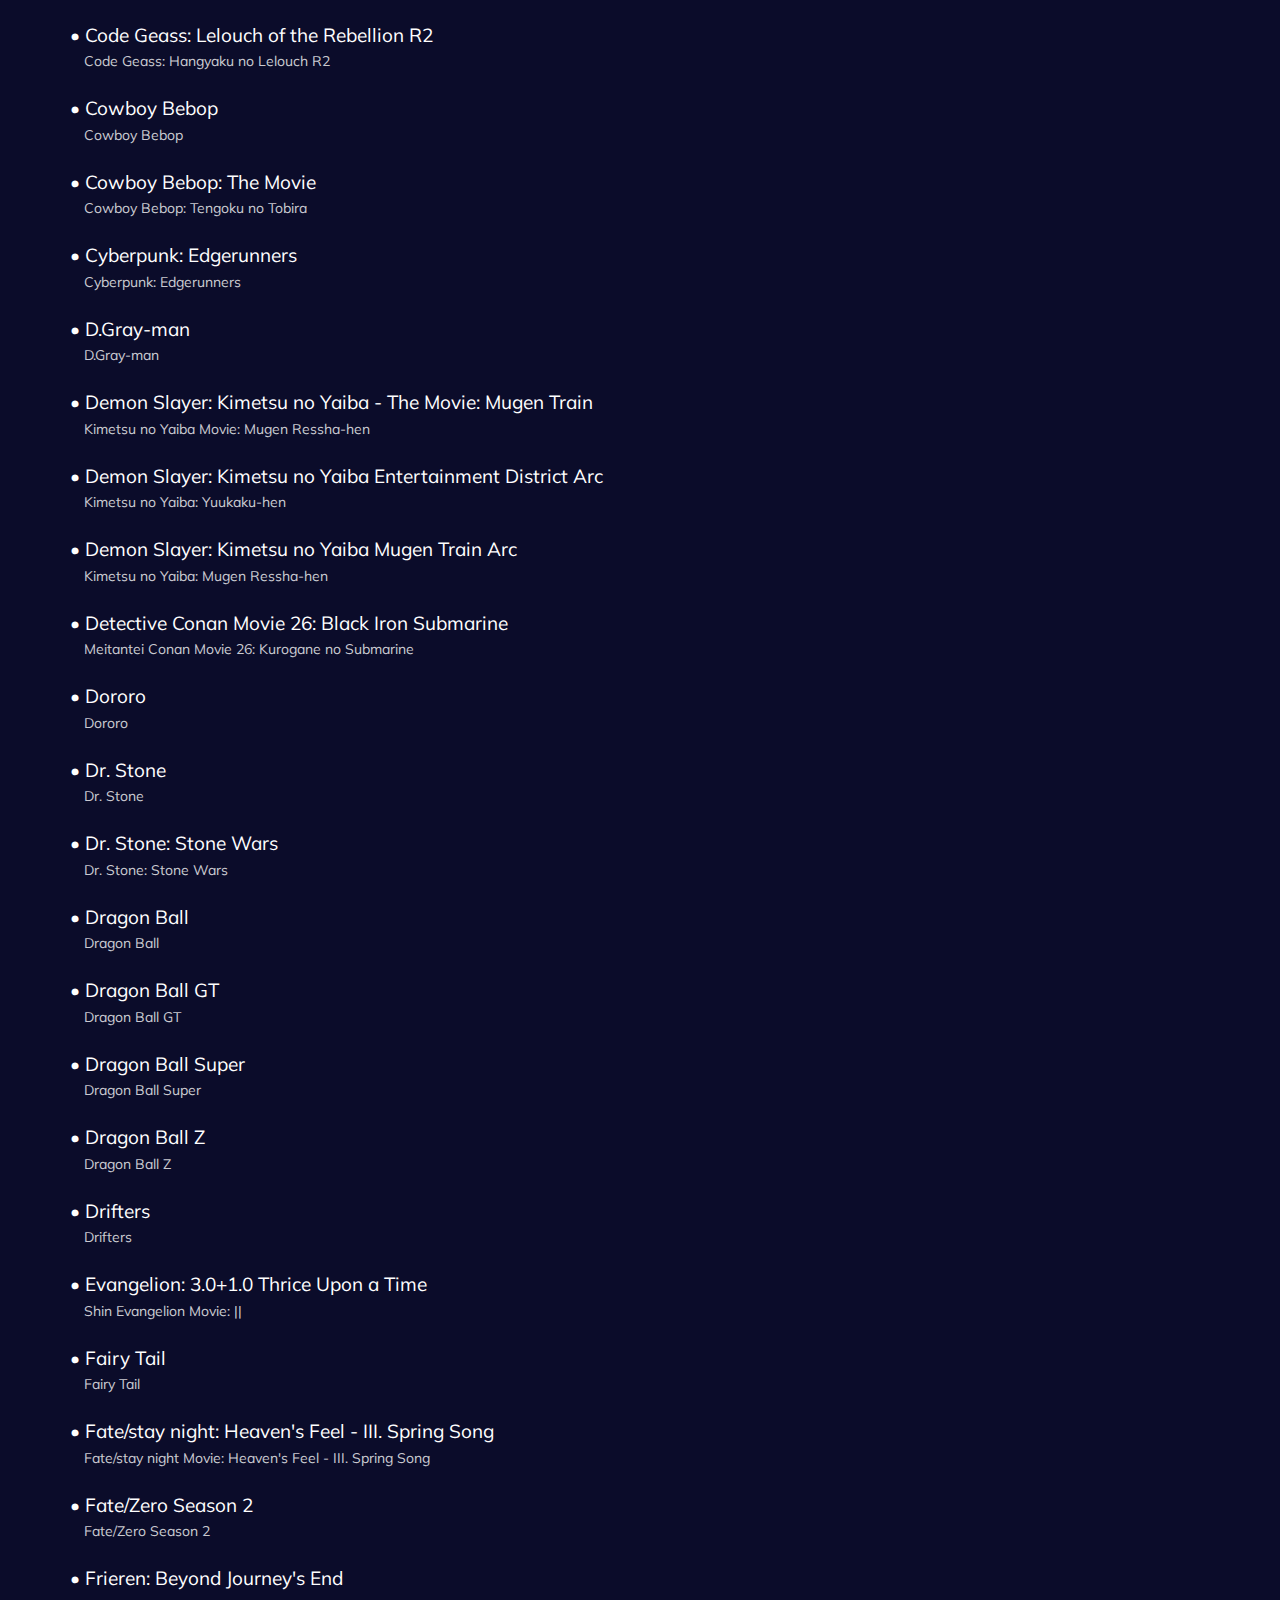
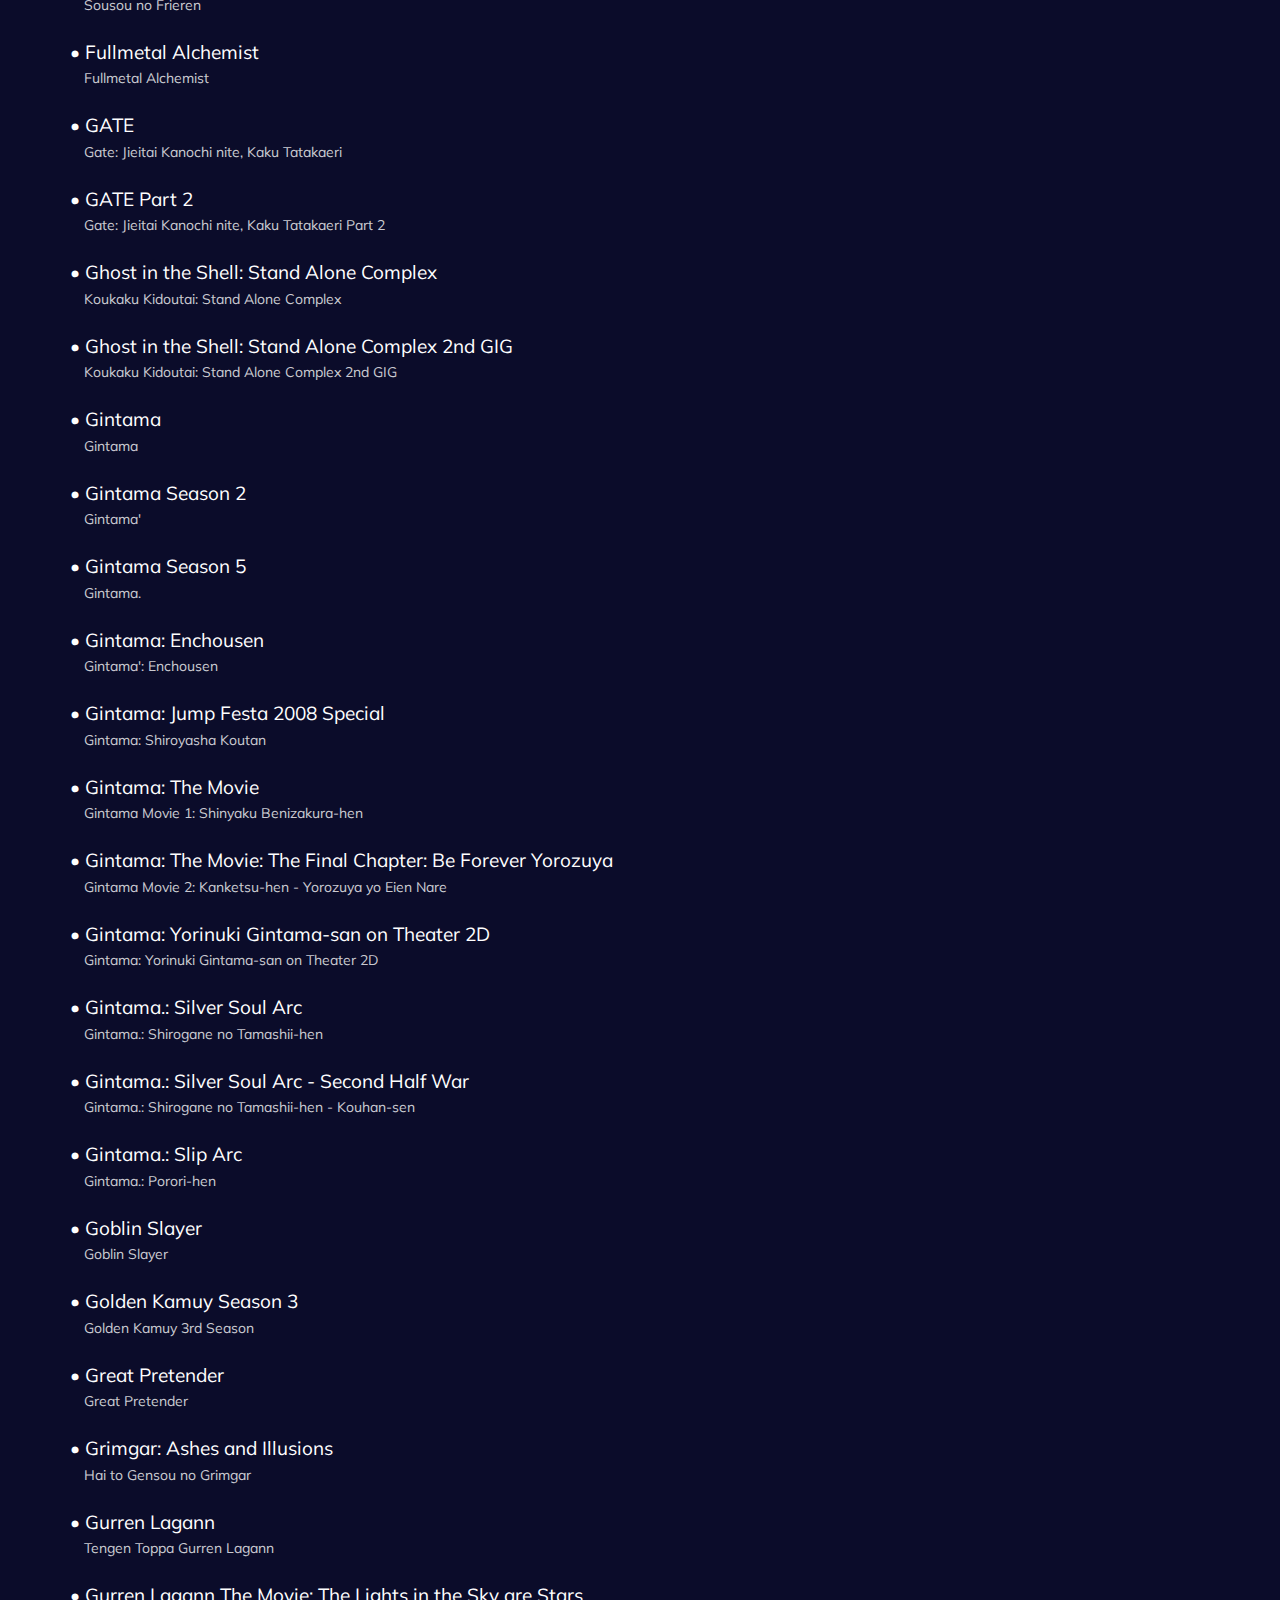
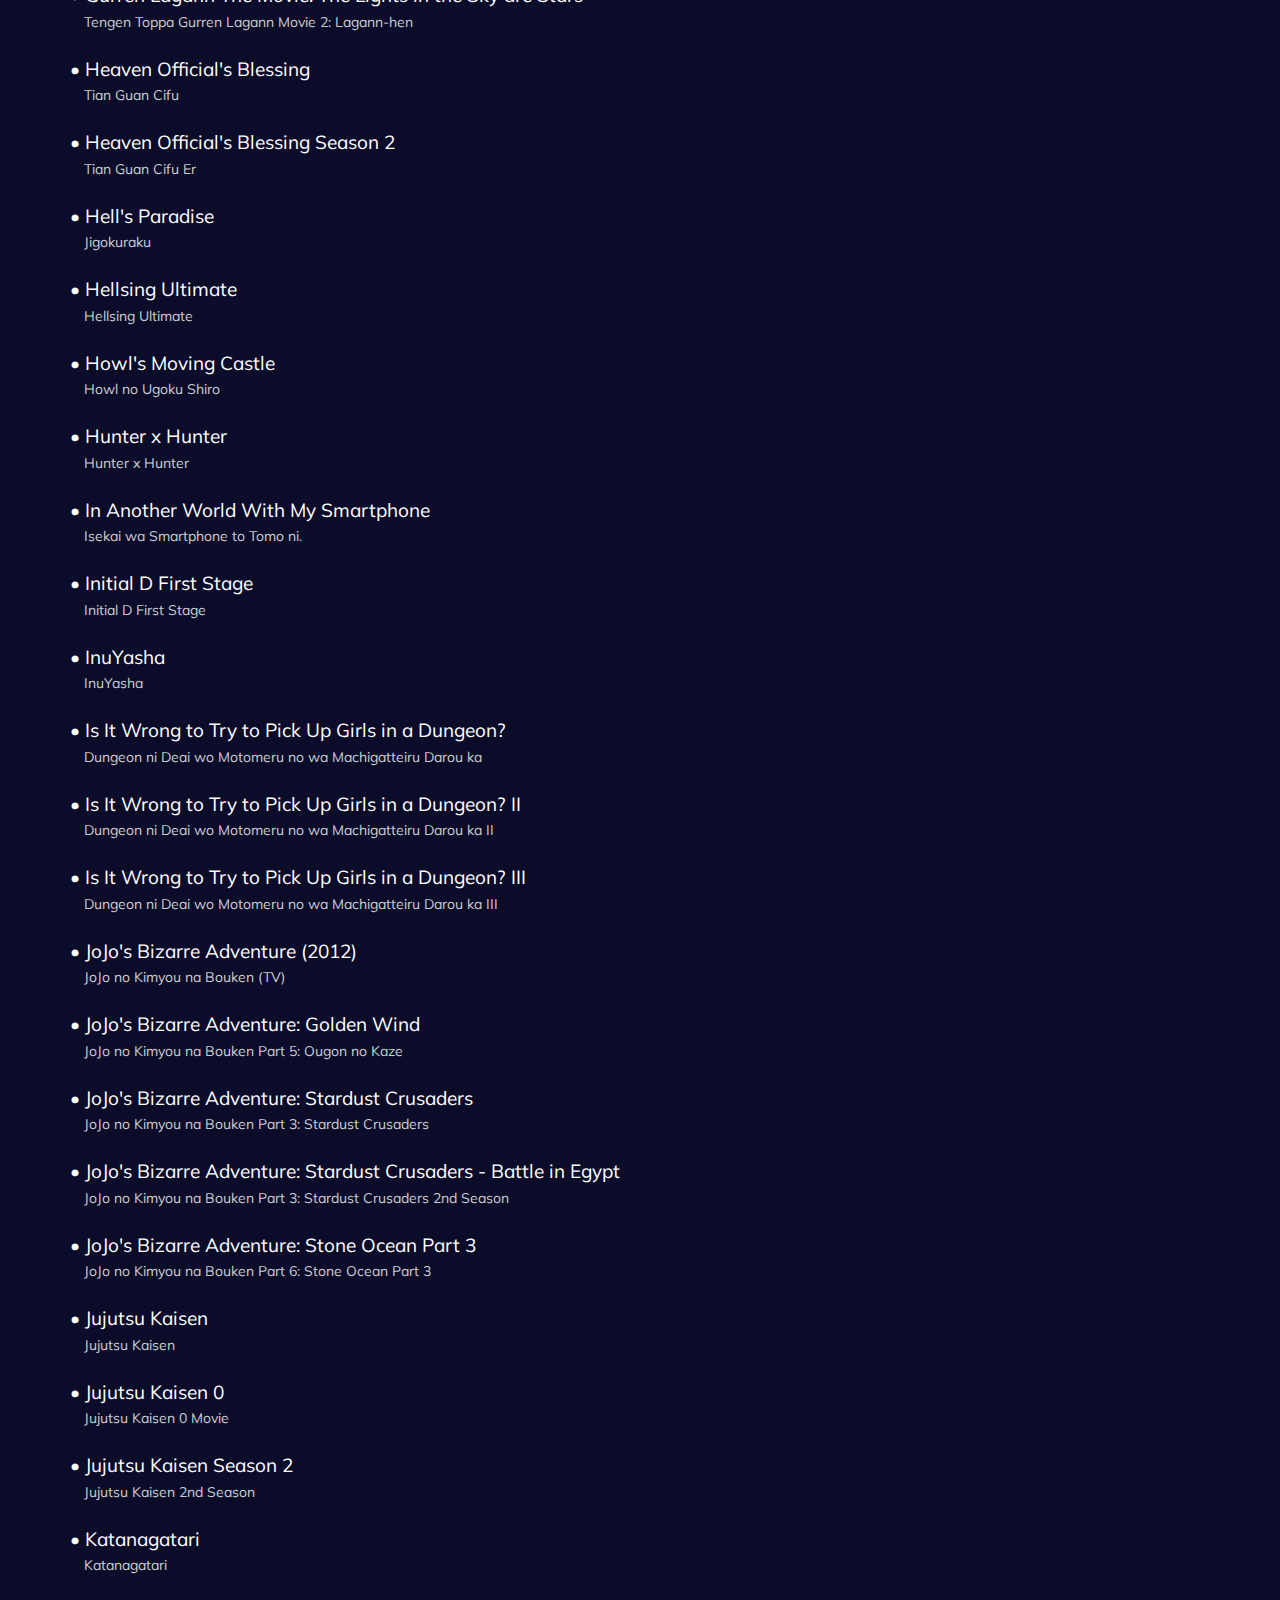
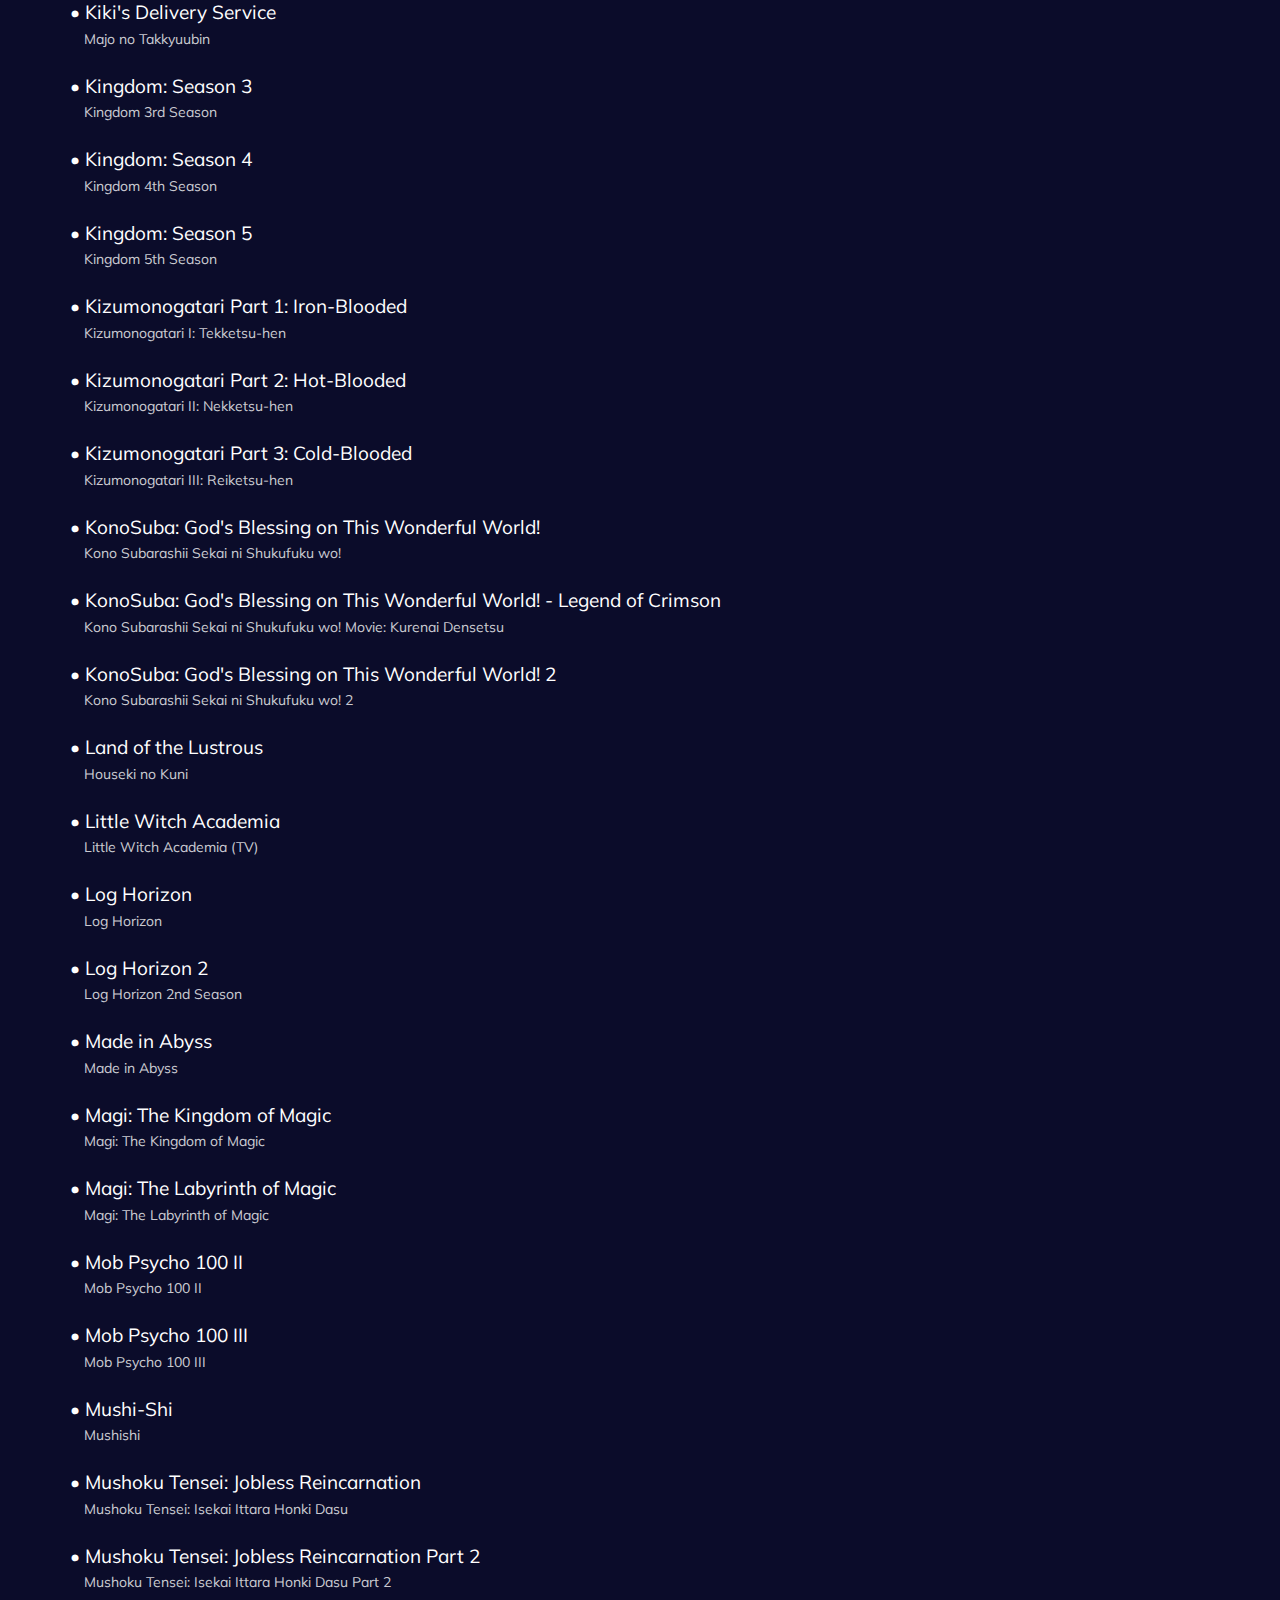
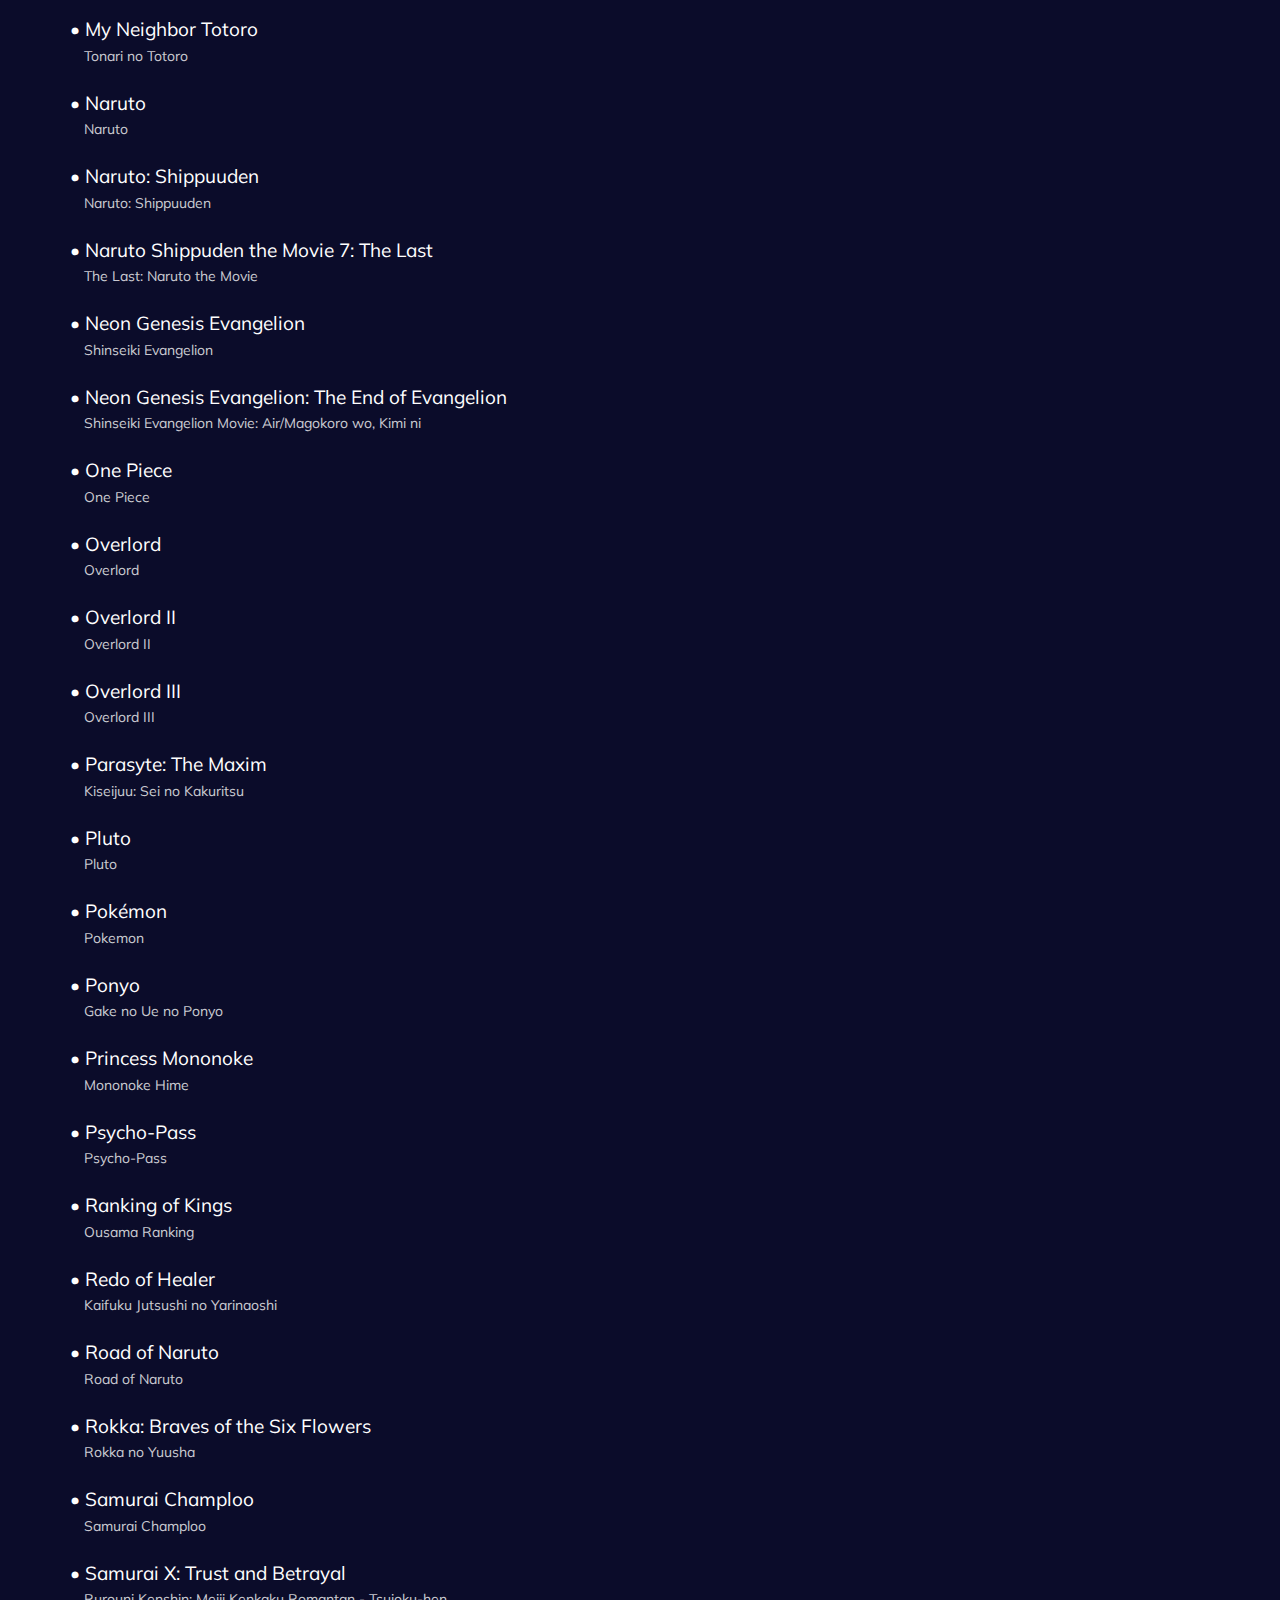
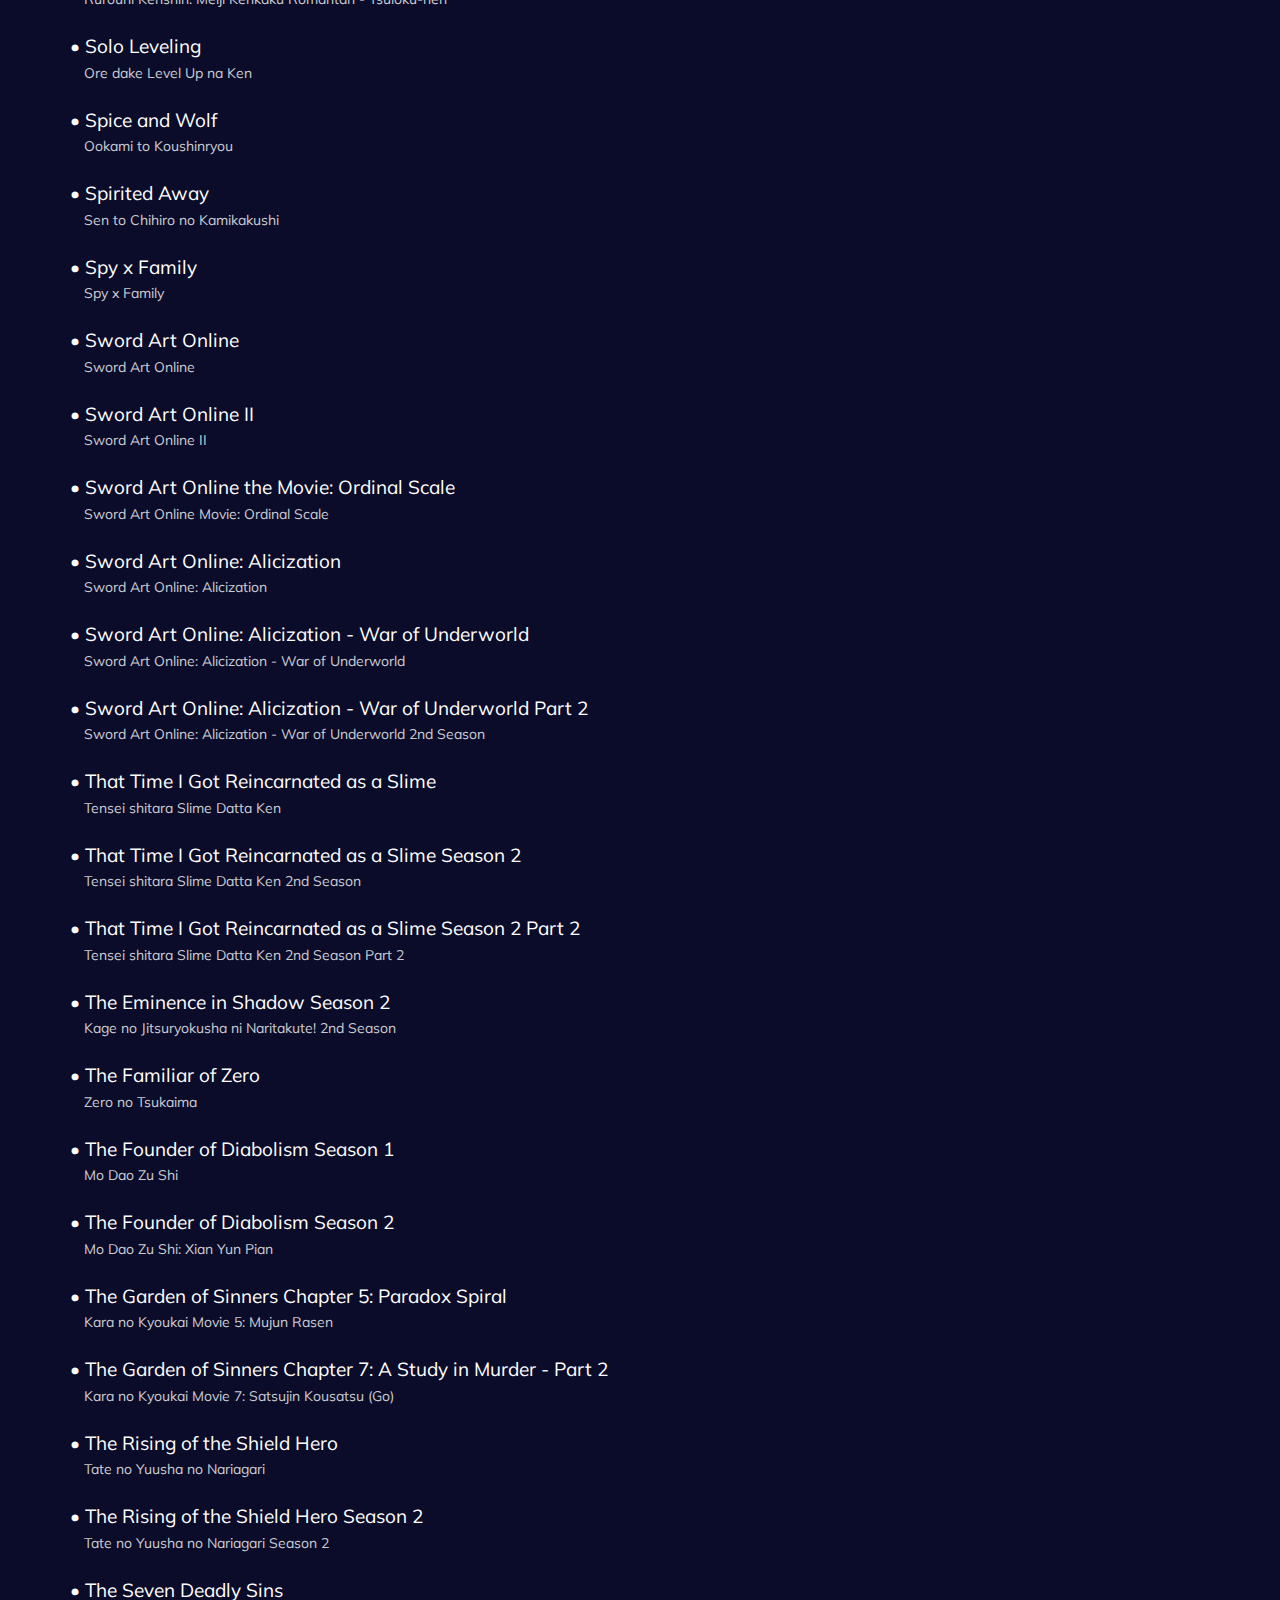
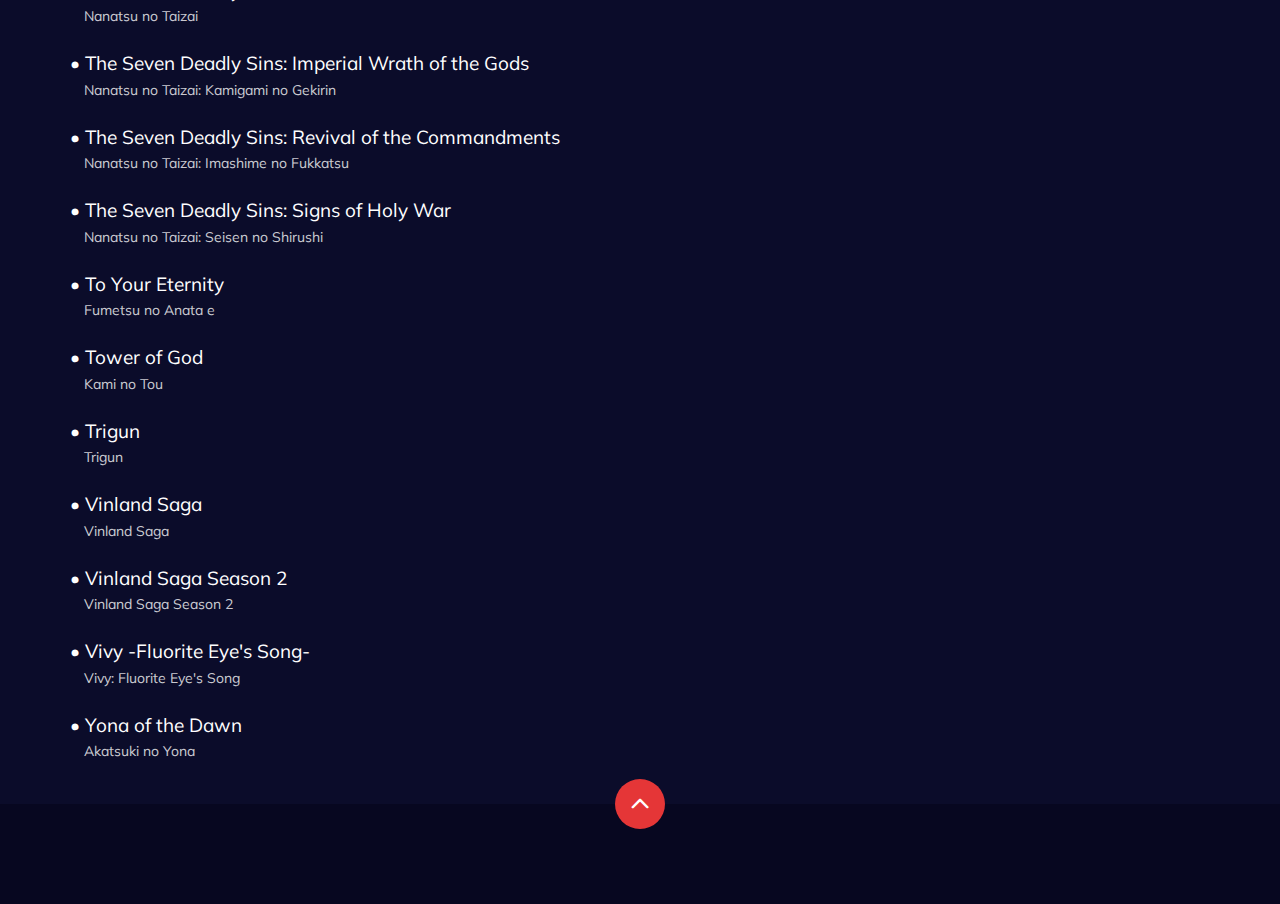
<file: anime-list.html>
<!DOCTYPE html>
<html lang="zxx">

<head>
    <meta charset="UTF-8">
    <meta name="description" content="Anime Template">
    <meta name="keywords" content="Anime, unica, creative, html">
    <meta name="viewport" content="width=device-width, initial-scale=1.0">
    <meta http-equiv="X-UA-Compatible" content="ie=edge">
    <title>Anime | Template</title>

    <!-- Google Font -->
    <link href="https://fonts.googleapis.com/css2?family=Oswald:wght@300;400;500;600;700&display=swap" rel="stylesheet">
    <link href="https://fonts.googleapis.com/css2?family=Mulish:wght@300;400;500;600;700;800;900&display=swap"
    rel="stylesheet">

    <!-- Css Styles -->
    <link rel="stylesheet" href="css/bootstrap.min.css" type="text/css">
    <link rel="stylesheet" href="css/font-awesome.min.css" type="text/css">
    <link rel="stylesheet" href="css/elegant-icons.css" type="text/css">
    <link rel="stylesheet" href="css/plyr.css" type="text/css">
    <link rel="stylesheet" href="css/nice-select.css" type="text/css">
    <link rel="stylesheet" href="css/owl.carousel.min.css" type="text/css">
    <link rel="stylesheet" href="css/slicknav.min.css" type="text/css">
    <link rel="stylesheet" href="css/style.css" type="text/css">
</head>

<body>

<!-- Header Section Begin -->
<header class="header">
    <div class="container">
        <div class="row">
            <div class="col-lg-2">
                <div class="header__logo">
                    <a href="./index.html">
                        <img style="height: 46px " src="img/main-logo.png" alt="">
                    </a>
                </div>
            </div>
            <div class="col-lg-8">
                <div class="header__nav">
                    <nav class="header__menu mobile-menu">
                        <ul>
                            <li><a href="/index.html">Homepage</a></li>
                            <li><a href="/categories.html">Categories</a></li>
                            <li class="active"><a href="/anime-list.html">Anime List</a></li>
                        </ul>
                    </nav>
                </div>
            </div>
            <div class="col-lg-2">
                <!--<div class="header__right">
                    <a href="#" class="search-switch"><span class="icon_search"></span></a>
                    <a href="./login.html"><span class="icon_profile"></span></a>
                </div>-->
            </div>
        </div>
        <div id="mobile-menu-wrap"></div>
    </div>
</header>
<!-- Header End -->

    <!-- Breadcrumb Begin -->
    <div class="breadcrumb-option">
        <div class="container">
            <div class="row">
                <div class="col-lg-12">
                    <div class="section-title">
                        <h5>Anime List</h5>
                    </div>
                </div>
                <div class="col-lg-12">
                    <div class="breadcrumb__links2">
                        <!-- <a href="anime-list/[Oshi No Ko]/en/eposide-1.html">[Oshi No Ko]<br><p>Oshi no Ko</p></a> -->
                        <!-- <a href="anime-list/5 Centimeters per Second/english/eposide-1.html">5 Centimeters per Second<br><p>Byousoku 5 Centimeter</p></a> -->
                        <!-- <a href="anime-list/">86 Eighty-Six<br><p>86</p></a> -->
                        <!-- <a href="anime-list/">86 Eighty-Six Part 2<br><p>86 Part 2</p></a> -->
                        <!-- <a href="anime-list/">A Certain Magical Index<br><p>Toaru Majutsu no Index</p></a> -->
                        <!-- <a href="anime-list/">A Certain Scientific Railgun<br><p>Toaru Kagaku no Railgun</p></a> -->
                        <!-- <a href="anime-list/">A Silent Voice<br><p>Koe no Katachi</p></a> -->
                        <!-- <a href="anime-list/">Accel World<br><p>Accel World</p></a> -->
                        <!-- <a href="anime-list/">Ajin: Demi-Human<br><p>Ajin</p></a> -->
                        <!-- <a href="anime-list/">Akame ga Kill!<br><p>Akame ga Kill!</p></a> -->
                        <a href="anime-list/Akira/">Akira<br><p>Akira</p></a>
                        <!-- <a href="anime-list/">Angel Beats!<br><p>Angel Beats!</p></a> -->
                        <a href="anime-list/Angels of Death/">Angels of Death<br><p>Satsuriku no Tenshi</p></a>
                        <!-- <a href="anime-list/">Anohana: The Flower We Saw That Day<br><p>Ano Hi Mita Hana no Namae wo Bokutachi wa Mada Shiranai.</p></a> -->
                        <!-- <a href="anime-list/">Another<br><p>Another</p></a> -->
                        <a href="anime-list/Arifureta From Commonplace to Worlds Strongest/">Arifureta: From Commonplace to World's Strongest<br><p>Arifureta Shokugyou de Sekai Saikyou</p></a>
                        <!-- <a href="anime-list/">Assassination Classroom<br><p>Ansatsu Kyoushitsu</p></a> -->
                        <!-- <a href="anime-list/">Assassination Classroom Second Season<br><p>Ansatsu Kyoushitsu 2nd Season</p></a> -->
                        <a href="anime-list/Attack on Titan/">Attack on Titan<br><p>Shingeki no Kyojin</p></a>
                        <a href="anime-list/Attack on Titan Season 2/">Attack on Titan Season 2<br><p>Shingeki no Kyojin Season 2</p></a>
                        <!-- <a href="anime-list/">Attack on Titan Season 3<br><p>Shingeki no Kyojin Season 3</p></a> -->
                        <!-- <a href="anime-list/">Attack on Titan Season 3 Part 2<br><p>Shingeki no Kyojin Season 3 Part 2</p></a> -->
                        <a href="anime-list/Attack on Titan- Final Season/">Attack on Titan: Final Season<br><p>Shingeki no Kyojin: The Final Season</p></a>
                        <a href="anime-list/Attack on Titan- Final Season - The Final Chapters/">Attack on Titan: Final Season - The Final Chapters<br><p>Shingeki no Kyojin: The Final Season - Kanketsu-hen</p></a>
                        <a href="anime-list/Attack on Titan- Final Season Part 2/">Attack on Titan: Final Season Part 2<br><p>Shingeki no Kyojin: The Final Season Part 2</p></a>
                        <a href="anime-list/Attack on Titan- No Regrets/">Attack on Titan: No Regrets<br><p>Shingeki no Kyojin: Kuinaki Sentaku</p></a>
                        <a href="anime-list/Baccano!/">Baccano!<br><p>Baccano!</p></a>
                        <!-- <a href="anime-list/">Bakemonogatari<br><p>Bakemonogatari</p></a> -->
                        <!-- <a href="anime-list/">Banana Fish<br><p>Banana Fish</p></a> -->
                        <!-- <a href="anime-list/">Barakamon<br><p>Barakamon</p></a> -->
                        <!-- <a href="anime-list/">Beelzebub<br><p>Beelzebub</p></a> -->
                        <a href="anime-list/Berserk/">Berserk<br><p>Kenpuu Denki Berserk</p></a>
                        <!-- <a href="anime-list/">Beyond the Boundary<br><p>Kyoukai no Kanata</p></a> -->
                        <!-- <a href="anime-list/">Black Bullet<br><p>Black Bullet</p></a> -->
                        <!-- <a href="anime-list/">Black Butler<br><p>Kuroshitsuji</p></a> -->
                        <!-- <a href="anime-list/">Black Clover<br><p>Black Clover</p></a> -->
                        <!-- <a href="anime-list/">Bleach<br><p>Bleach</p></a> -->
                        <a href="anime-list/Bleach- Thousand-Year Blood War/">Bleach: Thousand-Year Blood War<br><p>Bleach: Sennen Kessen-hen</p></a>
                        <a href="anime-list/Bleach- Thousand-Year Blood War - The Separation/">Bleach: Thousand-Year Blood War - The Separation<br><p>Bleach: Sennen Kessen-hen - Ketsubetsu-tan</p></a>
                        <!-- <a href="anime-list/">Blue Exorcist<br><p>Ao no Exorcist</p></a> -->
                        <!-- <a href="anime-list/">Blue Spring Ride<br><p>Ao Haru Ride</p></a> -->
                        <!-- <a href="anime-list/">BOFURI: I Don't Want to Get Hurt, so I'll Max Out My Defense.<br><p>Itai no wa Iya nanode Bougyoryoku ni Kyokufuri Shitai to Omoimasu.</p></a> -->
                        <a href="anime-list/Boruto- Naruto Next Generations/">Boruto: Naruto Next Generations<br><p>Boruto: Naruto Next Generations</p></a>
                        <!-- <a href="anime-list/">Btooom!<br><p>Btooom!</p></a> -->
                        <!-- <a href="anime-list/">Bungou Stray Dogs<br><p>Bungou Stray Dogs</p></a> -->
                        <!-- <a href="anime-list/">Bungo Stray Dogs 2<br><p>Bungou Stray Dogs 2nd Season</p></a> -->
                        <!-- <a href="anime-list/">Bungo Stray Dogs 3<br><p>Bungou Stray Dogs 3rd Season</p></a> -->
                        <a href="anime-list/Bungo Stray Dogs 4/">Bungo Stray Dogs 4<br><p>Bungou Stray Dogs 4th Season</p></a>
                        <a href="anime-list/Bungo Stray Dogs 5/">Bungo Stray Dogs 5<br><p>Bungou Stray Dogs 5th Season</p></a>
                        <!-- <a href="anime-list/">Bunny Drop<br><p>Usagi Drop</p></a> -->
                        <!-- <a href="anime-list/">Call of the Night<br><p>Yofukashi no Uta</p></a> -->
                        <a href="anime-list/Cautious Hero- The Hero Is Overpowered but Overly Cautious/">Cautious Hero: The Hero Is Overpowered but Overly Cautious<br><p>Shinchou Yuusha: Kono Yuusha ga Ore Tueee Kuse ni Shinchou Sugiru</p></a>
                        <a href="anime-list/Chainsaw Man/">Chainsaw Man<br><p>Chainsaw Man</p></a>
                        <!-- <a href="anime-list/">Charlotte<br><p>Charlotte</p></a> -->
                        <!-- <a href="anime-list/">Chivalry of a Failed Knight<br><p>Rakudai Kishi no Cavalry</p></a> -->
                        <!-- <a href="anime-list/">Clannad<br><p>Clannad</p></a> -->
                        <!-- <a href="anime-list/">Clannad: After Story<br><p>Clannad: After Story</p></a> -->
                        <!-- <a href="anime-list/">Classroom of the Elite<br><p>Youkoso Jitsuryoku Shijou Shugi no Kyoushitsu e</p></a> -->
                        <a href="anime-list/Claymore/">Claymore<br><p>Claymore</p></a>
                        <a href="anime-list/Code Geass- Lelouch of the Rebellion/">Code Geass: Lelouch of the Rebellion<br><p>Code Geass: Hangyaku no Lelouch</p></a>
                        <a href="anime-list/Code Geass- Lelouch of the Rebellion R2/">Code Geass: Lelouch of the Rebellion R2<br><p>Code Geass: Hangyaku no Lelouch R2</p></a>
                        <a href="anime-list/Cowboy Bebop/">Cowboy Bebop<br><p>Cowboy Bebop</p></a>
                        <a href="anime-list/Cowboy Bebop- The Movie/">Cowboy Bebop: The Movie<br><p>Cowboy Bebop: Tengoku no Tobira</p></a>
                        <a href="anime-list/Cyberpunk- Edgerunners/">Cyberpunk: Edgerunners<br><p>Cyberpunk: Edgerunners</p></a>
                        <a href="anime-list/D.Gray-man/">D.Gray-man<br><p>D.Gray-man</p></a>
                        <!-- <a href="anime-list/">Danganronpa: The Animation<br><p>Danganronpa: Kibou no Gakuen to Zetsubou no Koukousei The Animation</p></a> -->
                        <!-- <a href="anime-list/">Darker than Black<br><p>Darker than Black: Kuro no Keiyakusha</p></a> -->
                        <!-- <a href="anime-list/">Darling in the FranXX<br><p>Darling in the FranXX</p></a> -->
                        <!-- <a href="anime-list/">Date A Live<br><p>Date A Live</p></a> -->
                        <!-- <a href="anime-list/">Date A Live II<br><p>Date A Live II</p></a> -->
                        <!-- <a href="anime-list/">Deadman Wonderland<br><p>Deadman Wonderland</p></a> -->
                        <!-- <a href="anime-list/">Death Note<br><p>Death Note</p></a> -->
                        <!-- <a href="anime-list/">Death Parade<br><p>Death Parade</p></a> -->
                        <!-- <a href="anime-list/">Demon Slayer: Kimetsu no Yaiba<br><p>Kimetsu no Yaiba</p></a> -->
                        <a href="anime-list/Demon Slayer- Kimetsu no Yaiba - The Movie- Mugen Train/">Demon Slayer: Kimetsu no Yaiba - The Movie: Mugen Train<br><p>Kimetsu no Yaiba Movie: Mugen Ressha-hen</p></a>
                        <a href="anime-list/Demon Slayer- Kimetsu no Yaiba Entertainment District Arc/">Demon Slayer: Kimetsu no Yaiba Entertainment District Arc<br><p>Kimetsu no Yaiba: Yuukaku-hen</p></a>
                        <a href="anime-list/Demon Slayer- Kimetsu no Yaiba Mugen Train Arc/">Demon Slayer: Kimetsu no Yaiba Mugen Train Arc<br><p>Kimetsu no Yaiba: Mugen Ressha-hen</p></a>
                        <a href="anime-list/Detective Conan Movie 26- Black Iron Submarine/">Detective Conan Movie 26: Black Iron Submarine<br><p>Meitantei Conan Movie 26: Kurogane no Submarine</p></a>
                        <!-- <a href="anime-list/">Devilman: Crybaby<br><p>Devilman: Crybaby</p></a> -->
                        <!-- <a href="anime-list/">Dorohedoro<br><p>Dorohedoro</p></a> -->
                        <a href="anime-list/Dororo/">Dororo<br><p>Dororo</p></a>
                        <a href="anime-list/Dr. Stone/">Dr. Stone<br><p>Dr. Stone</p></a>
                        <a href="anime-list/Dr. Stone- Stone Wars/">Dr. Stone: Stone Wars<br><p>Dr. Stone: Stone Wars</p></a>
                        <a href="anime-list/Dragon Ball/">Dragon Ball<br><p>Dragon Ball</p></a>
                        <a href="anime-list/Dragon Ball GT/">Dragon Ball GT<br><p>Dragon Ball GT</p></a>
                        <a href="anime-list/Dragon Ball Super/">Dragon Ball Super<br><p>Dragon Ball Super</p></a>
                        <a href="anime-list/Dragon Ball Z/">Dragon Ball Z<br><p>Dragon Ball Z</p></a>
                        <a href="anime-list/Drifters/">Drifters<br><p>Drifters</p></a>
                        <!-- <a href="anime-list/">Durarara!!<br><p>Durarara!!</p></a> -->
                        <!-- <a href="anime-list/">Dusk Maiden of Amnesia<br><p>Tasogare Otome x Amnesia</p></a> -->
                        <!-- <a href="anime-list/">Elfen Lied<br><p>Elfen Lied</p></a> -->
                        <!-- <a href="anime-list/">Erased<br><p>Boku dake ga Inai Machi</p></a> -->
                        <!-- <a href="anime-list/">Ergo Proxy<br><p>Ergo Proxy</p></a> -->
                        <a href="anime-list/Evangelion- 3.0+1.0 Thrice Upon a Time/">Evangelion: 3.0+1.0 Thrice Upon a Time<br><p>Shin Evangelion Movie: ||</p></a>
                        <a href="anime-list/Fairy Tail/">Fairy Tail<br><p>Fairy Tail</p></a>
                        <!-- <a href="anime-list/">Fairy Tail Series 2<br><p>Fairy Tail (2014)</p></a> -->
                        <!-- <a href="anime-list/">Fate/stay night<br><p>Fate/stay night</p></a> -->
                        <!-- <a href="anime-list/">Fate/stay night [Unlimited Blade Works]<br><p>Fate/stay night: Unlimited Blade Works</p></a> -->
                        <!-- <a href="anime-list/">Fate/stay night [Unlimited Blade Works] Season 2<br><p>Fate/stay night: Unlimited Blade Works 2nd Season</p></a> -->
                        <!-- <a href="anime-list/">Fate/stay night: Heaven's Feel - II. Lost Butterfly<br><p>Fate/stay night Movie: Heaven's Feel - II. Lost Butterfly</p></a> -->
                        <a href="anime-list/Fate-stay night- Heaven's Feel - III. Spring Song/">Fate/stay night: Heaven's Feel - III. Spring Song<br><p>Fate/stay night Movie: Heaven's Feel - III. Spring Song</p></a>
                        <!-- <a href="anime-list/">Fate/Zero<br><p>Fate/Zero</p></a> -->
                        <a href="anime-list/Fate-Zero Season 2/">Fate/Zero Season 2<br><p>Fate/Zero Season 2</p></a>
                        <!-- <a href="anime-list/">Fire Force<br><p>Enen no Shouboutai</p></a> -->
                        <!-- <a href="anime-list/">Fire Force Season 2<br><p>Enen no Shouboutai: Ni no Shou</p></a> -->
                        <!-- <a href="anime-list/">FLCL<br><p>FLCL</p></a> -->
                        <!-- <a href="anime-list/">Flying Witch<br><p>Flying Witch</p></a> -->
                        <a href="anime-list/Frieren- Beyond Journey's End/">Frieren: Beyond Journey's End<br><p>Sousou no Frieren</p></a>
                        <!-- <a href="anime-list/">From the New World<br><p>Shinsekai yori</p></a> -->
                        <!-- <a href="anime-list/">Fruits Basket<br><p>Fruits Basket</p></a> -->
                        <!-- <a href="anime-list/">Fruits Basket 1st Season<br><p>Fruits Basket 1st Season</p></a> -->
                        <!-- <a href="anime-list/">Fruits Basket 2nd Season<br><p>Fruits Basket 2nd Season</p></a> -->
                        <a href="anime-list/Fullmetal Alchemist/">Fullmetal Alchemist<br><p>Fullmetal Alchemist</p></a>
                        <!-- <a href="anime-list/">Fullmetal Alchemist: Brotherhood<br><p>Fullmetal Alchemist: Brotherhood</p></a> -->
                        <a href="anime-list/GATE/">GATE<br><p>Gate: Jieitai Kanochi nite, Kaku Tatakaeri</p></a>
                        <a href="anime-list/GATE Part 2/">GATE Part 2<br><p>Gate: Jieitai Kanochi nite, Kaku Tatakaeri Part 2</p></a>
                        <!-- <a href="anime-list/">Ghost in the Shell<br><p>Koukaku Kidoutai</p></a> -->
                        <a href="anime-list/Ghost in the Shell- Stand Alone Complex/">Ghost in the Shell: Stand Alone Complex<br><p>Koukaku Kidoutai: Stand Alone Complex</p></a>
                        <a href="anime-list/Ghost in the Shell- Stand Alone Complex 2nd GIG/">Ghost in the Shell: Stand Alone Complex 2nd GIG<br><p>Koukaku Kidoutai: Stand Alone Complex 2nd GIG</p></a>
                        <a href="anime-list/Gintama/">Gintama<br><p>Gintama</p></a>
                        <a href="anime-list/Gintama Season 2/">Gintama Season 2<br><p>Gintama'</p></a>
                        <!-- <a href="anime-list/">Gintama Season 4<br><p>Gintama°</p></a> -->
                        <a href="anime-list//Gintama Season 5/">Gintama Season 5<br><p>Gintama.</p></a>
                        <a href="anime-list/Gintama- Enchousen/">Gintama: Enchousen<br><p>Gintama': Enchousen</p></a>
                        <a href="anime-list/Gintama- Jump Festa 2008 Special/">Gintama: Jump Festa 2008 Special<br><p>Gintama: Shiroyasha Koutan</p></a>
                        <a href="anime-list/Gintama- The Movie/">Gintama: The Movie<br><p>Gintama Movie 1: Shinyaku Benizakura-hen</p></a>
                        <a href="anime-list/Gintama- The Movie- The Final Chapter- Be Forever Yorozuya/">Gintama: The Movie: The Final Chapter: Be Forever Yorozuya<br><p>Gintama Movie 2: Kanketsu-hen - Yorozuya yo Eien Nare</p></a>
                        <!-- <a href="anime-list/">Gintama: The Semi-Final<br><p>Gintama: The Semi-Final</p></a> -->
                        <!-- <a href="anime-list/">Gintama: The Very Final<br><p>Gintama: The Final</p></a> -->
                        <a href="anime-list/Gintama- Yorinuki Gintama-san on Theater 2D/">Gintama: Yorinuki Gintama-san on Theater 2D<br><p>Gintama: Yorinuki Gintama-san on Theater 2D</p></a>
                        <a href="anime-list/Gintama.- Silver Soul Arc/">Gintama.: Silver Soul Arc<br><p>Gintama.: Shirogane no Tamashii-hen</p></a>
                        <a href="anime-list/Gintama.- Silver Soul Arc - Second Half War/">Gintama.: Silver Soul Arc - Second Half War<br><p>Gintama.: Shirogane no Tamashii-hen - Kouhan-sen</p></a>
                        <a href="anime-list/Gintama.- Slip Arc/">Gintama.: Slip Arc<br><p>Gintama.: Porori-hen</p></a>
                        <!-- <a href="anime-list/">Girls' Last Tour<br><p>Shoujo Shuumatsu Ryokou</p></a> -->
                        <a href="anime-list/Goblin Slayer/">Goblin Slayer<br><p>Goblin Slayer</p></a>
                        <a href="anime-list/Golden Kamuy Season 3/">Golden Kamuy Season 3<br><p>Golden Kamuy 3rd Season</p></a>
                        <!-- <a href="anime-list/">Golden Time<br><p>Golden Time</p></a> -->
                        <a href="anime-list/Great Pretender/">Great Pretender<br><p>Great Pretender</p></a>
                        <a href="anime-list/Grimgar- Ashes and Illusions/">Grimgar: Ashes and Illusions<br><p>Hai to Gensou no Grimgar</p></a>
                        <!-- <a href="anime-list/">Guilty Crown<br><p>Guilty Crown</p></a> -->
                        <a href="anime-list/Gurren Lagann/">Gurren Lagann<br><p>Tengen Toppa Gurren Lagann</p></a>
                        <a href="anime-list/Gurren Lagann The Movie- The Lights in the Sky are Stars/">Gurren Lagann The Movie: The Lights in the Sky are Stars<br><p>Tengen Toppa Gurren Lagann Movie 2: Lagann-hen</p></a>
                        <a href="anime-list/Heaven Official's Blessing/">Heaven Official's Blessing<br><p>Tian Guan Cifu</p></a>
                        <a href="anime-list/Heaven Official's Blessing Season 2/">Heaven Official's Blessing Season 2<br><p>Tian Guan Cifu Er</p></a>
                        <a href="anime-list/Hell's Paradise/">Hell's Paradise<br><p>Jigokuraku</p></a>
                        <!-- <a href="anime-list/">Hellsing<br><p>Hellsing</p></a> -->
                        <a href="anime-list/Hellsing Ultimate/">Hellsing Ultimate<br><p>Hellsing Ultimate</p></a>
                        <!-- <a href="anime-list/">High School DxD<br><p>High School DxD</p></a> -->
                        <!-- <a href="anime-list/">High School DxD New<br><p>High School DxD New</p></a> -->
                        <!-- <a href="anime-list/">Highschool of the Dead<br><p>Highschool of the Dead</p></a> -->
                        <!-- <a href="anime-list/">Higurashi: When They Cry<br><p>Higurashi no Naku Koro ni</p></a> -->
                        <!-- <a href="anime-list/">Higurashi: When They Cry – Kai<br><p>Higurashi no Naku Koro ni Kai</p></a> -->
                        <!-- <a href="anime-list/">Hinamatsuri<br><p>Hinamatsuri (TV)</p></a> -->
                        <!-- <a href="anime-list/">Horimiya<br><p>Horimiya</p></a> -->
                        <a href="anime-list/Howl's Moving Castle/">Howl's Moving Castle<br><p>Howl no Ugoku Shiro</p></a>
                        <!-- <a href="anime-list/">Hunter x Hunter<br><p>Hunter x Hunter (2011)</p></a> -->
                        <a href="anime-list/Hunter x Hunter/">Hunter x Hunter<br><p>Hunter x Hunter</p></a>
                        <!-- <a href="anime-list/">Hyouka<br><p>Hyouka</p></a> -->
                        <!-- <a href="anime-list/">I Want To Eat Your Pancreas<br><p>Kimi no Suizou wo Tabetai</p></a> -->
                        <a href="anime-list/In Another World With My Smartphone/">In Another World With My Smartphone<br><p>Isekai wa Smartphone to Tomo ni.</p></a>
                        <!-- <a href="anime-list/">Infinite Stratos<br><p>IS: Infinite Stratos</p></a> -->
                        <a href="anime-list/Initial D First Stage/">Initial D First Stage<br><p>Initial D First Stage</p></a>
                        <!-- <a href="anime-list/">Into the Forest of Fireflies' Light<br><p>Hotarubi no Mori e</p></a> -->
                        <a href="anime-list/InuYasha/">InuYasha<br><p>InuYasha</p></a>
                        <!-- <a href="anime-list/">Inuyashiki: Last Hero<br><p>Inuyashiki</p></a> -->
                        <a href="anime-list/Is It Wrong to Try to Pick Up Girls in a Dungeon./">Is It Wrong to Try to Pick Up Girls in a Dungeon?<br><p>Dungeon ni Deai wo Motomeru no wa Machigatteiru Darou ka</p></a>
                        <a href="anime-list/Is It Wrong to Try to Pick Up Girls in a Dungeon. II/">Is It Wrong to Try to Pick Up Girls in a Dungeon? II<br><p>Dungeon ni Deai wo Motomeru no wa Machigatteiru Darou ka II</p></a>
                        <a href="anime-list/Is It Wrong to Try to Pick Up Girls in a Dungeon. III/">Is It Wrong to Try to Pick Up Girls in a Dungeon? III<br><p>Dungeon ni Deai wo Motomeru no wa Machigatteiru Darou ka III</p></a>
                        <a href="anime-list/JoJo's Bizarre Adventure (2012)/">JoJo's Bizarre Adventure (2012)<br><p>JoJo no Kimyou na Bouken (TV)</p></a>
                        <!-- <a href="anime-list/">JoJo's Bizarre Adventure: Diamond Is Unbreakable<br><p>JoJo no Kimyou na Bouken Part 4: Diamond wa Kudakenai</p></a> -->
                        <a href="anime-list/JoJo's Bizarre Adventure- Golden Wind/">JoJo's Bizarre Adventure: Golden Wind<br><p>JoJo no Kimyou na Bouken Part 5: Ougon no Kaze</p></a>
                        <a href="anime-list/JoJo's Bizarre Adventure- Stardust Crusaders/">JoJo's Bizarre Adventure: Stardust Crusaders<br><p>JoJo no Kimyou na Bouken Part 3: Stardust Crusaders</p></a>
                        <a href="anime-list/JoJo's Bizarre Adventure- Stardust Crusaders - Battle in Egypt/">JoJo's Bizarre Adventure: Stardust Crusaders - Battle in Egypt<br><p>JoJo no Kimyou na Bouken Part 3: Stardust Crusaders 2nd Season</p></a>
                        <a href="anime-list/JoJo's Bizarre Adventure- Stone Ocean Part 3/">JoJo's Bizarre Adventure: Stone Ocean Part 3<br><p>JoJo no Kimyou na Bouken Part 6: Stone Ocean Part 3</p></a>
                        <a href="anime-list/Jujutsu Kaisen/">Jujutsu Kaisen<br><p>Jujutsu Kaisen</p></a>
                        <a href="anime-list/Jujutsu Kaisen 0/">Jujutsu Kaisen 0<br><p>Jujutsu Kaisen 0 Movie</p></a>
                        <a href="anime-list/Jujutsu Kaisen Season 2/">Jujutsu Kaisen Season 2<br><p>Jujutsu Kaisen 2nd Season</p></a>
                        <!-- <a href="anime-list/">K<br><p>K</p></a> -->
                        <!-- <a href="anime-list/">K-On!<br><p>K-On!</p></a> -->
                        <!-- <a href="anime-list/">Kabaneri of the Iron Fortress<br><p>Koutetsujou no Kabaneri</p></a> -->
                        <!-- <a href="anime-list/">Kaguya-sama: Love is War<br><p>Kaguya-sama wa Kokurasetai: Tensai-tachi no Renai Zunousen</p></a> -->
                        <!-- <a href="anime-list/">Kaguya-sama: Love is War - Ultra Romantic<br><p>Kaguya-sama wa Kokurasetai: Ultra Romantic</p></a> -->
                        <!-- <a href="anime-list/">Kaguya-sama: Love is War Season 2<br><p>Kaguya-sama wa Kokurasetai? Tensai-tachi no Renai Zunousen</p></a> -->
                        <!-- <a href="anime-list/">Kakegurui<br><p>Kakegurui</p></a> -->
                        <!-- <a href="anime-list/">Kakegurui××<br><p>Kakegurui××</p></a> -->
                        <a href="anime-list/Katanagatari/">Katanagatari<br><p>Katanagatari</p></a>
                        <a href="anime-list/Kiki's Delivery Service/">Kiki's Delivery Service<br><p>Majo no Takkyuubin</p></a>
                        <!-- <a href="anime-list/">Kill la Kill<br><p>Kill la Kill</p></a> -->
                        <!-- <a href="anime-list/">Kimi ni Todoke: From Me to You<br><p>Kimi ni Todoke</p></a> -->
                        <a href="anime-list/Kingdom- Season 3/">Kingdom: Season 3<br><p>Kingdom 3rd Season</p></a>
                        <a href="anime-list/Kingdom- Season 4/">Kingdom: Season 4<br><p>Kingdom 4th Season</p></a>
                        <a href="anime-list/Kingdom- Season 5/">Kingdom: Season 5<br><p>Kingdom 5th Season</p></a>
                        <!-- <a href="anime-list/">Kiznaiver<br><p>Kiznaiver</p></a> -->
                        <a href="anime-list/Kizumonogatari Part 1- Iron-Blooded/">Kizumonogatari Part 1: Iron-Blooded<br><p>Kizumonogatari I: Tekketsu-hen</p></a>
                        <a href="anime-list/Kizumonogatari Part 2- Hot-Blooded/">Kizumonogatari Part 2: Hot-Blooded<br><p>Kizumonogatari II: Nekketsu-hen</p></a>
                        <a href="anime-list/Kizumonogatari Part 3- Cold-Blooded/">Kizumonogatari Part 3: Cold-Blooded<br><p>Kizumonogatari III: Reiketsu-hen</p></a>
                        <!-- <a href="anime-list/">Kokoro Connect<br><p>Kokoro Connect</p></a> -->
                        <a href="anime-list/KonoSuba- God's Blessing on This Wonderful World!/">KonoSuba: God's Blessing on This Wonderful World!<br><p>Kono Subarashii Sekai ni Shukufuku wo!</p></a>
                        <a href="anime-list/KonoSuba- God's Blessing on This Wonderful World! - Legend of Crimson/">KonoSuba: God's Blessing on This Wonderful World! - Legend of Crimson<br><p>Kono Subarashii Sekai ni Shukufuku wo! Movie: Kurenai Densetsu</p></a>
                        <a href="anime-list/KonoSuba- God's Blessing on This Wonderful World! 2/">KonoSuba: God's Blessing on This Wonderful World! 2<br><p>Kono Subarashii Sekai ni Shukufuku wo! 2</p></a>
                        <!-- <a href="anime-list/">Laid-Back Camp<br><p>Yuru Camp△</p></a> -->
                        <a href="anime-list/Land of the Lustrous/">Land of the Lustrous<br><p>Houseki no Kuni</p></a>
                        <a href="anime-list/Little Witch Academia/">Little Witch Academia<br><p>Little Witch Academia (TV)</p></a>
                        <a href="anime-list/Log Horizon/">Log Horizon<br><p>Log Horizon</p></a>
                        <a href="anime-list/Log Horizon 2/">Log Horizon 2<br><p>Log Horizon 2nd Season</p></a>
                        <!-- <a href="anime-list/">Love Live! School Idol Project<br><p>Love Live! School Idol Project</p></a> -->
                        <!-- <a href="anime-list/">Love Live! School Idol Project 2<br><p>Love Live! School Idol Project 2nd Season</p></a> -->
                        <!-- <a href="anime-list/">Love, Chunibyo & Other Delusions!<br><p>Chuunibyou demo Koi ga Shitai!</p></a> -->
                        <a href="anime-list/Made in Abyss/">Made in Abyss<br><p>Made in Abyss</p></a>
                        <a href="anime-list/Magi- The Kingdom of Magic/">Magi: The Kingdom of Magic<br><p>Magi: The Kingdom of Magic</p></a>
                        <a href="anime-list/Magi- The Labyrinth of Magic/">Magi: The Labyrinth of Magic<br><p>Magi: The Labyrinth of Magic</p></a>
                        <!-- <a href="anime-list/">Maid Sama!<br><p>Kaichou wa Maid-sama!</p></a> -->
                        <!-- <a href="anime-list/">Masamune-kun's Revenge<br><p>Masamune-kun no Revenge</p></a> -->
                        <!-- <a href="anime-list/">Mieruko-chan<br><p>Mieruko-chan</p></a> -->
                        <!-- <a href="anime-list/">Miss Kobayashi's Dragon Maid<br><p>Kobayashi-san Chi no Maid Dragon</p></a> -->
                        <!-- <a href="anime-list/">Miss Kobayashi's Dragon Maid S<br><p>Kobayashi-san Chi no Maid Dragon S</p></a> -->
                        <!-- <a href="anime-list/">Mob Psycho 100<br><p>Mob Psycho 100</p></a> -->
                        <a href="anime-list/Mob Psycho 100 II/">Mob Psycho 100 II<br><p>Mob Psycho 100 II</p></a>
                        <a href="anime-list/Mob Psycho 100 III/">Mob Psycho 100 III<br><p>Mob Psycho 100 III</p></a>
                        <!-- <a href="anime-list/">Mobile Suit Gundam: The Origin<br><p>Kidou Senshi Gundam: The Origin</p></a> -->
                        <!-- <a href="anime-list/">Monogatari Series: Second Season<br><p>Monogatari Series: Second Season</p></a> -->
                        <!-- <a href="anime-list/">Monster<br><p>Monster</p></a> -->
                        <!-- <a href="anime-list/">Monthly Girls' Nozaki-kun<br><p>Gekkan Shoujo Nozaki-kun</p></a> -->
                        <a href="anime-list/Mushi-Shi/">Mushi-Shi<br><p>Mushishi</p></a>
                        <!-- <a href="anime-list/">Mushi-shi: Next Passage Part 1<br><p>Mushishi Zoku Shou</p></a> -->
                        <!-- <a href="anime-list/">Mushi-shi: Next Passage Part 2<br><p>Mushishi Zoku Shou 2nd Season</p></a> -->
                        <a href="anime-list/Mushoku Tensei- Jobless Reincarnation/">Mushoku Tensei: Jobless Reincarnation<br><p>Mushoku Tensei: Isekai Ittara Honki Dasu</p></a>
                        <a href="anime-list/Mushoku Tensei- Jobless Reincarnation Part 2/">Mushoku Tensei: Jobless Reincarnation Part 2<br><p>Mushoku Tensei: Isekai Ittara Honki Dasu Part 2</p></a>
                        <!-- <a href="anime-list/">Mushoku Tensei: Jobless Reincarnation Season 2<br><p>Mushoku Tensei II: Isekai Ittara Honki Dasu</p></a> -->
                        <!-- <a href="anime-list/">My Dress-Up Darling<br><p>Sono Bisque Doll wa Koi wo Suru</p></a> -->
                        <!-- <a href="anime-list/">My Little Monster<br><p>Tonari no Kaibutsu-kun</p></a> -->
                        <a href="anime-list/My Neighbor Totoro/">My Neighbor Totoro<br><p>Tonari no Totoro</p></a>
                        <!-- <a href="anime-list/">My Teen Romantic Comedy SNAFU<br><p>Yahari Ore no Seishun Love Comedy wa Machigatteiru.</p></a> -->
                        <!-- <a href="anime-list/">My Teen Romantic Comedy SNAFU TOO!<br><p>Yahari Ore no Seishun Love Comedy wa Machigatteiru. Zoku</p></a> -->
                        <a href="anime-list/Naruto/">Naruto<br><p>Naruto</p></a>
                        <a href="anime-list/Naruto Shippuden/">Naruto: Shippuuden<br><p>Naruto: Shippuuden</p></a>
                        <a href="anime-list/Naruto Shippuden the Movie 7- The Last/">Naruto Shippuden the Movie 7: The Last<br><p>The Last: Naruto the Movie</p></a>
                        <!-- <a href="anime-list/">Natsume's Book of Friends<br><p>Natsume Yuujinchou</p></a> -->
                        <!-- <a href="anime-list/">Nekomonogatari Black<br><p>Nekomonogatari: Kuro</p></a> -->
                        <a href="anime-list/Neon Genesis Evangelion/">Neon Genesis Evangelion<br><p>Shinseiki Evangelion</p></a>
                        <a href="anime-list/Neon Genesis Evangelion- The End of Evangelion/">Neon Genesis Evangelion: The End of Evangelion<br><p>Shinseiki Evangelion Movie: Air/Magokoro wo, Kimi ni</p></a>
                        <!-- <a href="anime-list/">Nisekoi: False Love<br><p>Nisekoi</p></a> -->
                        <!-- <a href="anime-list/">Nisemonogatari<br><p>Nisemonogatari</p></a> -->
                        <!-- <a href="anime-list/">No Game, No Life<br><p>No Game No Life</p></a> -->
                        <!-- <a href="anime-list/">Non Non Biyori<br><p>Non Non Biyori</p></a> -->
                        <!-- <a href="anime-list/">Noragami<br><p>Noragami</p></a> -->
                        <!-- <a href="anime-list/">Noragami Aragoto<br><p>Noragami Aragoto</p></a> -->
                        <a href="anime-list/One Piece/">One Piece<br><p>One Piece</p></a>
                        <!-- <a href="anime-list/">One Punch Man<br><p>One Punch Man</p></a> -->
                        <!-- <a href="anime-list/">One Punch Man Season 2<br><p>One Punch Man 2nd Season</p></a> -->
                        <!-- <a href="anime-list/">Orange<br><p>Orange</p></a> -->
                        <!-- <a href="anime-list/">Ouran High School Host Club<br><p>Ouran Koukou Host Club</p></a> -->
                        <a href="anime-list/Overlord/">Overlord<br><p>Overlord</p></a>
                        <a href="anime-list/Overlord II/">Overlord II<br><p>Overlord II</p></a>
                        <a href="anime-list/Overlord III/">Overlord III<br><p>Overlord III</p></a>
                        <a href="anime-list/Parasyte- The Maxim/">Parasyte: The Maxim<br><p>Kiseijuu: Sei no Kakuritsu</p></a>
                        <!-- <a href="anime-list/">Perfect Blue<br><p>Perfect Blue</p></a> -->
                        <!-- <a href="anime-list/">Plastic Memories<br><p>Plastic Memories</p></a> -->
                        <a href="anime-list/Pluto/">Pluto<br><p>Pluto</p></a>
                        <a href="anime-list/Pokémon/">Pokémon<br><p>Pokemon</p></a>
                        <a href="anime-list/Ponyo/">Ponyo<br><p>Gake no Ue no Ponyo</p></a>
                        <a href="anime-list/Princess Mononoke/">Princess Mononoke<br><p>Mononoke Hime</p></a>
                        <!-- <a href="anime-list/">Prison School<br><p>Prison School</p></a> -->
                        <a href="anime-list/Psycho-Pass/">Psycho-Pass<br><p>Psycho-Pass</p></a>
                        <!-- <a href="anime-list/">Psycho-Pass 2<br><p>Psycho-Pass 2</p></a> -->
                        <!-- <a href="anime-list/">Puella Magi Madoka Magica<br><p>Mahou Shoujo Madoka★Magica</p></a> -->
                        <a href="anime-list/Ranking of Kings/">Ranking of Kings<br><p>Ousama Ranking</p></a>
                        <!-- <a href="anime-list/">Rascal Does Not Dream of a Dreaming Girl<br><p>Seishun Buta Yarou wa Yumemiru Shoujo no Yume wo Minai</p></a> -->
                        <!-- <a href="anime-list/">Rascal Does Not Dream of Bunny Girl Senpai<br><p>Seishun Buta Yarou wa Bunny Girl Senpai no Yume wo Minai</p></a> -->
                        <!-- <a href="anime-list/">Re:ZERO -Starting Life in Another World-<br><p>Re:Zero kara Hajimeru Isekai Seikatsu</p></a> -->
                        <!-- <a href="anime-list/">Re:ZERO -Starting Life in Another World- Season 2<br><p>Re:Zero kara Hajimeru Isekai Seikatsu 2nd Season</p></a> -->
                        <a href="anime-list/Redo of Healer/">Redo of Healer<br><p>Kaifuku Jutsushi no Yarinaoshi</p></a>
                        <!-- <a href="anime-list/">ReLIFE<br><p>ReLIFE</p></a> -->
                        <!-- <a href="anime-list/">Rent-a-Girlfriend<br><p>Kanojo, Okarishimasu</p></a> -->
                        <a href="anime-list/Road of Naruto/">Road of Naruto<br><p>Road of Naruto</p></a>
                        <a href="anime-list/Rokka- Braves of the Six Flowers/">Rokka: Braves of the Six Flowers<br><p>Rokka no Yuusha</p></a>
                        <a href="anime-list/Samurai Champloo/">Samurai Champloo<br><p>Samurai Champloo</p></a>
                        <a href="anime-list/Samurai X- Trust and Betrayal/">Samurai X: Trust and Betrayal<br><p>Rurouni Kenshin: Meiji Kenkaku Romantan - Tsuioku-hen</p></a>
                        <!-- <a href="anime-list/">Sankarea: Undying Love<br><p>Sankarea</p></a> -->
                        <!-- <a href="anime-list/">School Babysitters<br><p>Gakuen Babysitters</p></a> -->
                        <!-- <a href="anime-list/">School-Live!<br><p>Gakkougurashi!</p></a> -->
                        <!-- <a href="anime-list/">Seraph of the End: Vampire Reign<br><p>Owari no Seraph</p></a> -->
                        <!-- <a href="anime-list/">Serial Experiments Lain<br><p>Serial Experiments Lain</p></a> -->
                        <!-- <a href="anime-list/">Shiki<br><p>Shiki</p></a> -->
                        <a href="anime-list/Solo Leveling/">Solo Leveling<br><p>Ore dake Level Up na Ken</p></a>
                        <!-- <a href="anime-list/">Soul Eater<br><p>Soul Eater</p></a> -->
                        <a href="anime-list/Spice and Wolf/">Spice and Wolf<br><p>Ookami to Koushinryou</p></a>
                        <a href="anime-list/Spirited Away/">Spirited Away<br><p>Sen to Chihiro no Kamikakushi</p></a>
                        <a href="anime-list/Spy x Family/">Spy x Family<br><p>Spy x Family</p></a>
                        <!-- <a href="anime-list/">Steins;Gate<br><p>Steins;Gate</p></a> -->
                        <!-- <a href="anime-list/">Steins;Gate 0<br><p>Steins;Gate 0</p></a> -->
                        <!-- <a href="anime-list/">Steins;Gate: The Movie - Load Region of Déjà Vu<br><p>Steins;Gate Movie: Fuka Ryouiki no Déjà vu</p></a> -->
                        <!-- <a href="anime-list/">Summer Time Rendering<br><p>Summertime Render</p></a> -->
                        <!-- <a href="anime-list/">Sweetness & Lightning<br><p>Amaama to Inazuma</p></a> -->
                        <a href="anime-list/Sword Art Online/">Sword Art Online<br><p>Sword Art Online</p></a>
                        <a href="anime-list/Sword Art Online II/">Sword Art Online II<br><p>Sword Art Online II</p></a>
                        <a href="anime-list/Sword Art Online the Movie- Ordinal Scale/">Sword Art Online the Movie: Ordinal Scale<br><p>Sword Art Online Movie: Ordinal Scale</p></a>
                        <a href="anime-list/Sword Art Online- Alicization/">Sword Art Online: Alicization<br><p>Sword Art Online: Alicization</p></a>
                        <a href="anime-list/Sword Art Online- Alicization - War of Underworld/">Sword Art Online: Alicization - War of Underworld<br><p>Sword Art Online: Alicization - War of Underworld</p></a>
                        <a href="anime-list/Sword Art Online- Alicization - War of Underworld Part 2/">Sword Art Online: Alicization - War of Underworld Part 2<br><p>Sword Art Online: Alicization - War of Underworld 2nd Season</p></a>
                        <!-- <a href="anime-list/">Tamako Love Story<br><p>Tamako Love Story</p></a> -->
                        <!-- <a href="anime-list/">Tamako Market<br><p>Tamako Market</p></a> -->
                        <!-- <a href="anime-list/">Tanaka-kun is Always Listless<br><p>Tanaka-kun wa Itsumo Kedaruge</p></a> -->
                        <!-- <a href="anime-list/">Terror in Resonance<br><p>Zankyou no Terror</p></a> -->
                        <a href="anime-list/That Time I Got Reincarnated as a Slime/">That Time I Got Reincarnated as a Slime<br><p>Tensei shitara Slime Datta Ken</p></a>
                        <a href="anime-list/That Time I Got Reincarnated as a Slime Season 2/">That Time I Got Reincarnated as a Slime Season 2<br><p>Tensei shitara Slime Datta Ken 2nd Season</p></a>
                        <a href="anime-list/That Time I Got Reincarnated as a Slime Season 2 Part 2/">That Time I Got Reincarnated as a Slime Season 2 Part 2<br><p>Tensei shitara Slime Datta Ken 2nd Season Part 2</p></a>
                        <!-- <a href="anime-list/">The Ancient Magus' Bride<br><p>Mahoutsukai no Yome</p></a> -->
                        <!-- <a href="anime-list/">The Asterisk War<br><p>Gakusen Toshi Asterisk</p></a> -->
                        <!-- <a href="anime-list/">The Devil is a Part-Timer!<br><p>Hataraku Maou-sama!</p></a> -->
                        <!-- <a href="anime-list/">The Disappearance of Haruhi Suzumiya<br><p>Suzumiya Haruhi no Shoushitsu</p></a> -->
                        <!-- <a href="anime-list/">The Disastrous Life of Saiki K.<br><p>Saiki Kusuo no Ψ-nan</p></a> -->
                        <!-- <a href="anime-list/">The Disastrous Life of Saiki K. 2<br><p>Saiki Kusuo no Ψ-nan 2</p></a> -->
                        <a href="anime-list/The Eminence in Shadow Season 2/">The Eminence in Shadow Season 2<br><p>Kage no Jitsuryokusha ni Naritakute! 2nd Season</p></a>
                        <a href="anime-list/The Familiar of Zero/">The Familiar of Zero<br><p>Zero no Tsukaima</p></a>
                        <a href="anime-list/The Founder of Diabolism Season 1/">The Founder of Diabolism Season 1<br><p>Mo Dao Zu Shi</p></a>
                        <a href="anime-list/The Founder of Diabolism Season 2/">The Founder of Diabolism Season 2<br><p>Mo Dao Zu Shi: Xian Yun Pian</p></a>
                        <!-- <a href="anime-list/">The Founder of Diabolism Season 3<br><p>Mo Dao Zu Shi: Wanjie Pian</p></a> -->
                        <!-- <a href="anime-list/">The Future Diary<br><p>Mirai Nikki (TV)</p></a> -->
                        <a href="anime-list/The Garden of Sinners Chapter 5- Paradox Spiral/">The Garden of Sinners Chapter 5: Paradox Spiral<br><p>Kara no Kyoukai Movie 5: Mujun Rasen</p></a>
                        <a href="anime-list/The Garden of Sinners Chapter 7- A Study in Murder - Part 2/">The Garden of Sinners Chapter 7: A Study in Murder - Part 2<br><p>Kara no Kyoukai Movie 7: Satsujin Kousatsu (Go)</p></a>
                        <!-- <a href="anime-list/">The Girl Who Leapt Through Time<br><p>Toki wo Kakeru Shoujo</p></a> -->
                        <!-- <a href="anime-list/">The Helpful Fox Senko-san<br><p>Sewayaki Kitsune no Senko-san</p></a> -->
                        <!-- <a href="anime-list/">The Irregular at Magic High School<br><p>Mahouka Koukou no Rettousei</p></a> -->
                        <!-- <a href="anime-list/">The Kawai Complex Guide to Manors and Hostel Behavior<br><p>Bokura wa Minna Kawai-sou</p></a> -->
                        <!-- <a href="anime-list/">The Melancholy of Haruhi Suzumiya<br><p>Suzumiya Haruhi no Yuuutsu</p></a> -->
                        <!-- <a href="anime-list/">The Pet Girl of Sakurasou<br><p>Sakura-sou no Pet na Kanojo</p></a> -->
                        <!-- <a href="anime-list/">The Promised Neverland<br><p>Yakusoku no Neverland</p></a> -->
                        <!-- <a href="anime-list/">The Promised Neverland Season 2<br><p>Yakusoku no Neverland 2nd Season</p></a> -->
                        <!-- <a href="anime-list/">The Quintessential Quintuplets<br><p>5-toubun no Hanayome</p></a> -->
                        <a href="anime-list/The Rising of the Shield Hero/">The Rising of the Shield Hero<br><p>Tate no Yuusha no Nariagari</p></a>
                        <a href="anime-list/The Rising of the Shield Hero Season 2/">The Rising of the Shield Hero Season 2<br><p>Tate no Yuusha no Nariagari Season 2</p></a>
                        <a href="anime-list/The Seven Deadly Sins/">The Seven Deadly Sins<br><p>Nanatsu no Taizai</p></a>
                        <a href="anime-list/The Seven Deadly Sins- Imperial Wrath of the Gods/">The Seven Deadly Sins: Imperial Wrath of the Gods<br><p>Nanatsu no Taizai: Kamigami no Gekirin</p></a>
                        <a href="anime-list/The Seven Deadly Sins- Revival of the Commandments/">The Seven Deadly Sins: Revival of the Commandments<br><p>Nanatsu no Taizai: Imashime no Fukkatsu</p></a>
                        <a href="anime-list/The Seven Deadly Sins- Signs of Holy War/">The Seven Deadly Sins: Signs of Holy War<br><p>Nanatsu no Taizai: Seisen no Shirushi</p></a>
                        <!-- <a href="anime-list/">The World God Only Knows<br><p>Kami nomi zo Shiru Sekai</p></a>w -->
                        <!-- <a href="anime-list/">To Love Ru<br><p>To LOVE-Ru</p></a>w -->
                        <a href="anime-list/To Your Eternity/">To Your Eternity<br><p>Fumetsu no Anata e</p></a>
                        <!-- <a href="anime-list/">Toilet-Bound Hanako-kun<br><p>Jibaku Shounen Hanako-kun</p></a> -->
                        <!-- <a href="anime-list/">Tokyo Ghoul<br><p>Tokyo Ghoul</p></a> -->
                        <!-- <a href="anime-list/">Tokyo Ghoul √A<br><p>Tokyo Ghoul √A</p></a> -->
                        <!-- <a href="anime-list/">Tokyo Ghoul:re<br><p>Tokyo Ghoul:re</p></a> -->
                        <!-- <a href="anime-list/">Tokyo Ghoul:re 2nd Season<br><p>Tokyo Ghoul:re 2nd Season</p></a> -->
                        <!-- <a href="anime-list/">Tokyo Revengers<br><p>Tokyo Revengers</p></a> -->
                        <!-- <a href="anime-list/">Toradora!<br><p>Toradora!</p></a> -->
                        <a href="anime-list/Tower of God/">Tower of God<br><p>Kami no Tou</p></a>
                        <a href="anime-list/Trigun/">Trigun<br><p>Trigun</p></a>
                        <!-- <a href="anime-list/">Vampire Knight<br><p>Vampire Knight</p></a> -->
                        <a href="anime-list/Vinland Saga/">Vinland Saga<br><p>Vinland Saga</p></a>
                        <a href="anime-list/Vinland Saga Season 2/">Vinland Saga Season 2<br><p>Vinland Saga Season 2</p></a>
                        <!-- <a href="anime-list/">Violet Evergarden<br><p>Violet Evergarden</p></a> -->
                        <a href="anime-list/Vivy -Fluorite Eye's Song-/">Vivy -Fluorite Eye's Song-<br><p>Vivy: Fluorite Eye's Song</p></a>
                        <!-- <a href="anime-list/">Weathering with You<br><p>Tenki no Ko</p></a> -->
                        <!-- <a href="anime-list/">Wolf Children<br><p>Ookami Kodomo no Ame to Yuki</p></a> -->
                        <!-- <a href="anime-list/">Wotakoi: Love is Hard for Otaku<br><p>Wotaku ni Koi wa Muzukashii</p></a> -->
                        <!-- <a href="anime-list/">Yamada-kun and the Seven Witches<br><p>Yamada-kun to 7-nin no Majo</p></a> -->
                        <a href="anime-list/Yona of the Dawn/">Yona of the Dawn<br><p>Akatsuki no Yona</p></a>
                        <!-- <a href="anime-list/">Your Lie in April<br><p>Shigatsu wa Kimi no Uso</p></a> -->
                        <!-- <a href="anime-list/">Your Name.<br><p>Kimi no Na wa.</p></a> -->
                        <!-- <a href="anime-list/">Yu Yu Hakusho: Ghost Files<br><p>Yuu☆Yuu☆Hakusho</p></a> -->
                        <!-- <a href="anime-list/">Zom 100: Bucket List of the Dead<br><p>Zom 100: Zombie ni Naru made ni Shitai 100 no Koto</p></a> -->
                        <!--<a href="anime-list/">First<br><p>Second</p></a>-->
                    </div>
                </div>
            </div>
        </div>
    </div>
    <!-- Breadcrumb End -->

<!-- Footer Section Begin -->
<footer class="footer">
    <div class="page-up">
        <a href="#" id="scrollToTopButton"><span class="arrow_carrot-up"></span></a>
    </div>
    <div class="container">
        <div class="row">
            <div class="col-lg-3">
            </div>
            <div class="col-lg-6"></div>
      </div>
  </footer>
  <!-- Footer Section End -->

  <!-- Search model Begin -->
  <div class="search-model">
    <div class="h-100 d-flex align-items-center justify-content-center">
        <div class="search-close-switch"><i class="icon_close"></i></div>
        <form class="search-model-form">
            <input type="text" id="search-input" placeholder="Search here.....">
        </form>
    </div>
</div>
<!-- Search model end -->

<!-- Js Plugins -->
<script src="js/jquery-3.3.1.min.js"></script>
<script src="js/bootstrap.min.js"></script>
<script src="js/player.js"></script>
<script src="js/jquery.nice-select.min.js"></script>
<script src="js/mixitup.min.js"></script>
<script src="js/jquery.slicknav.js"></script>
<script src="js/owl.carousel.min.js"></script>
<script src="js/main.js"></script>


</body>

</html>
</file>
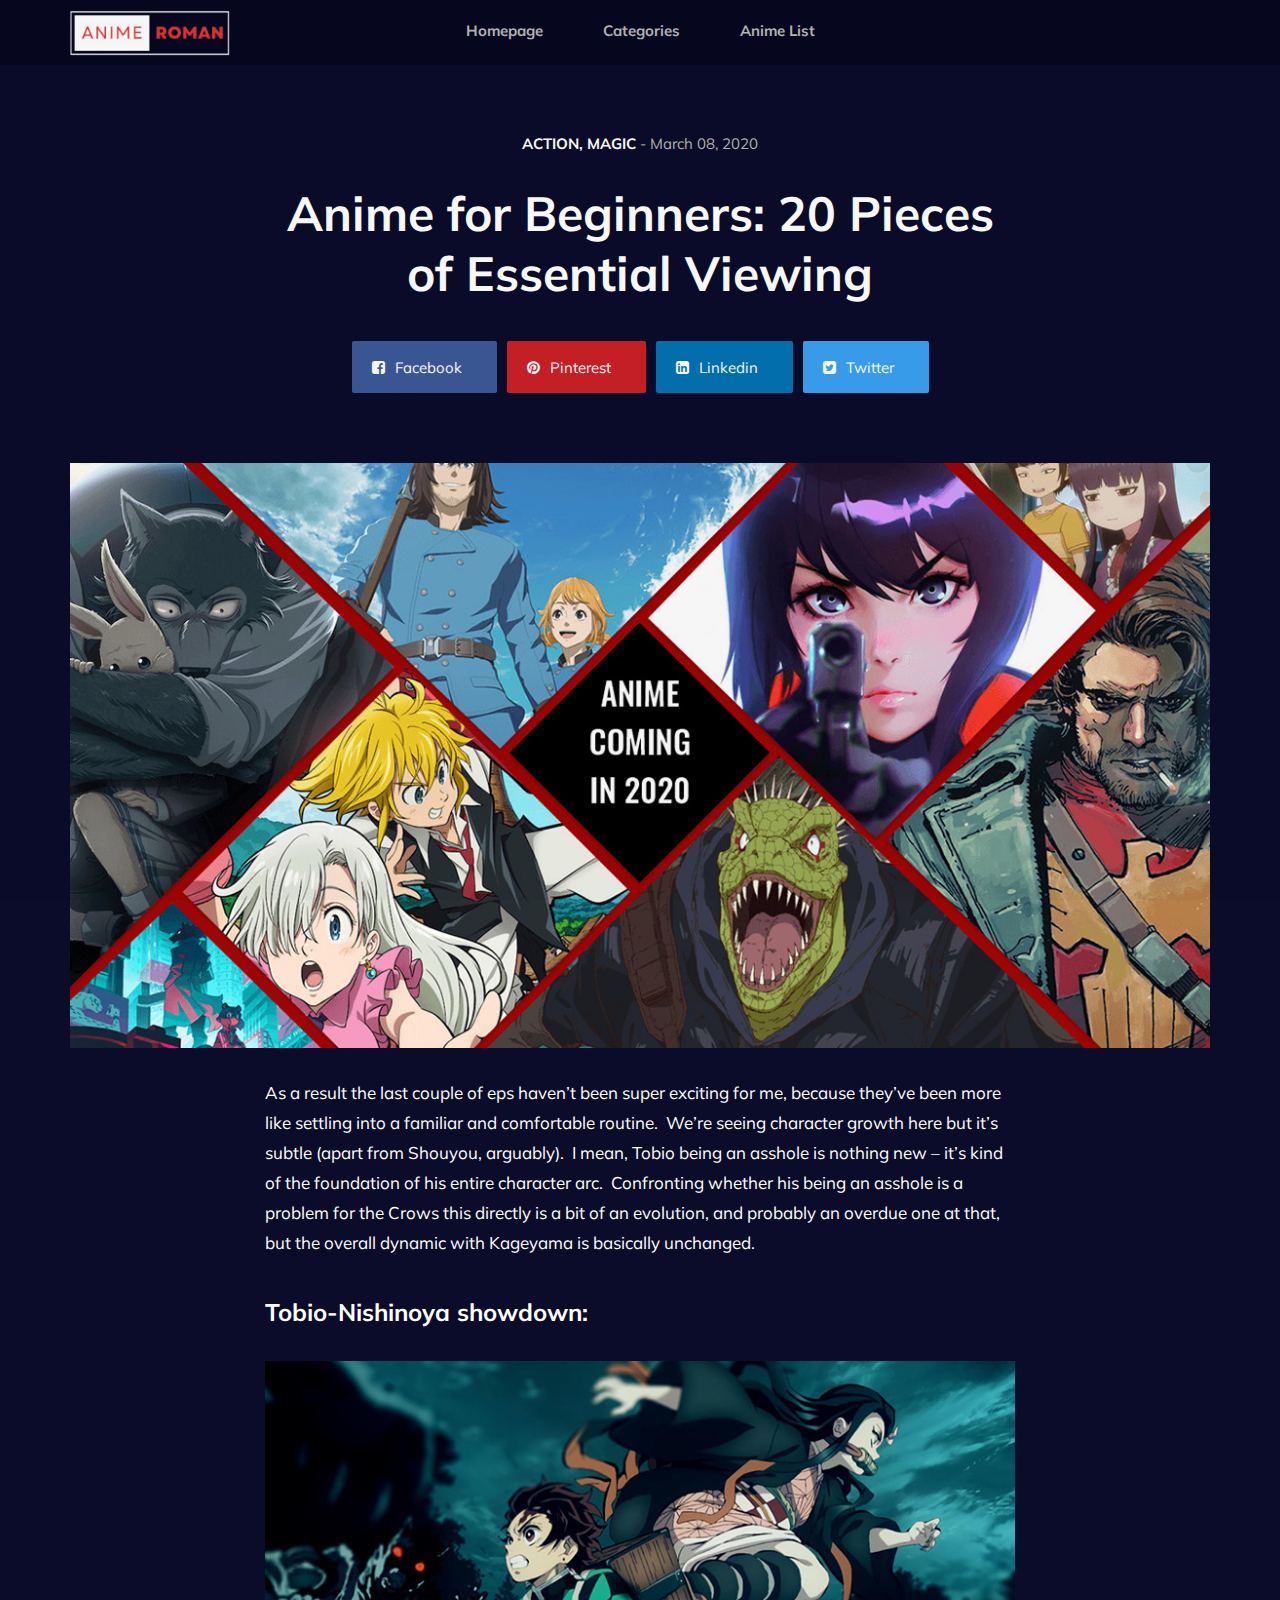
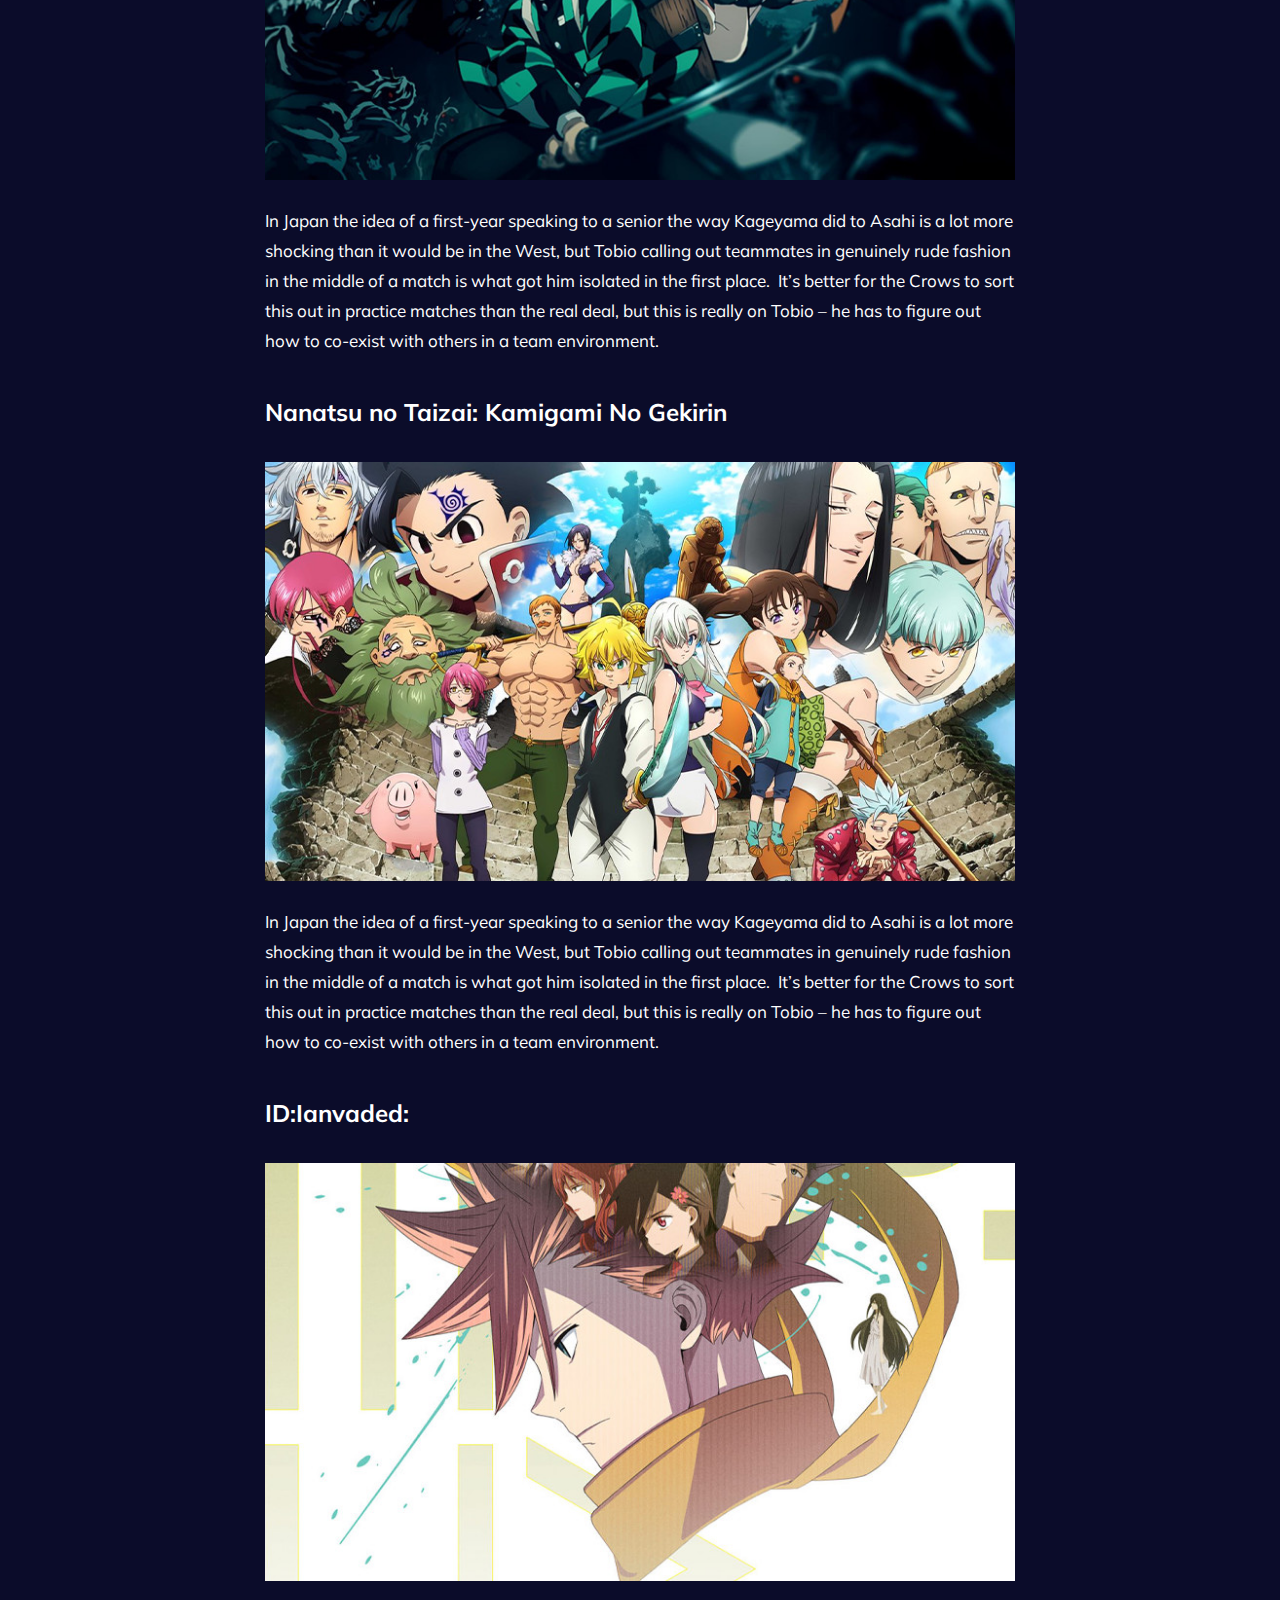
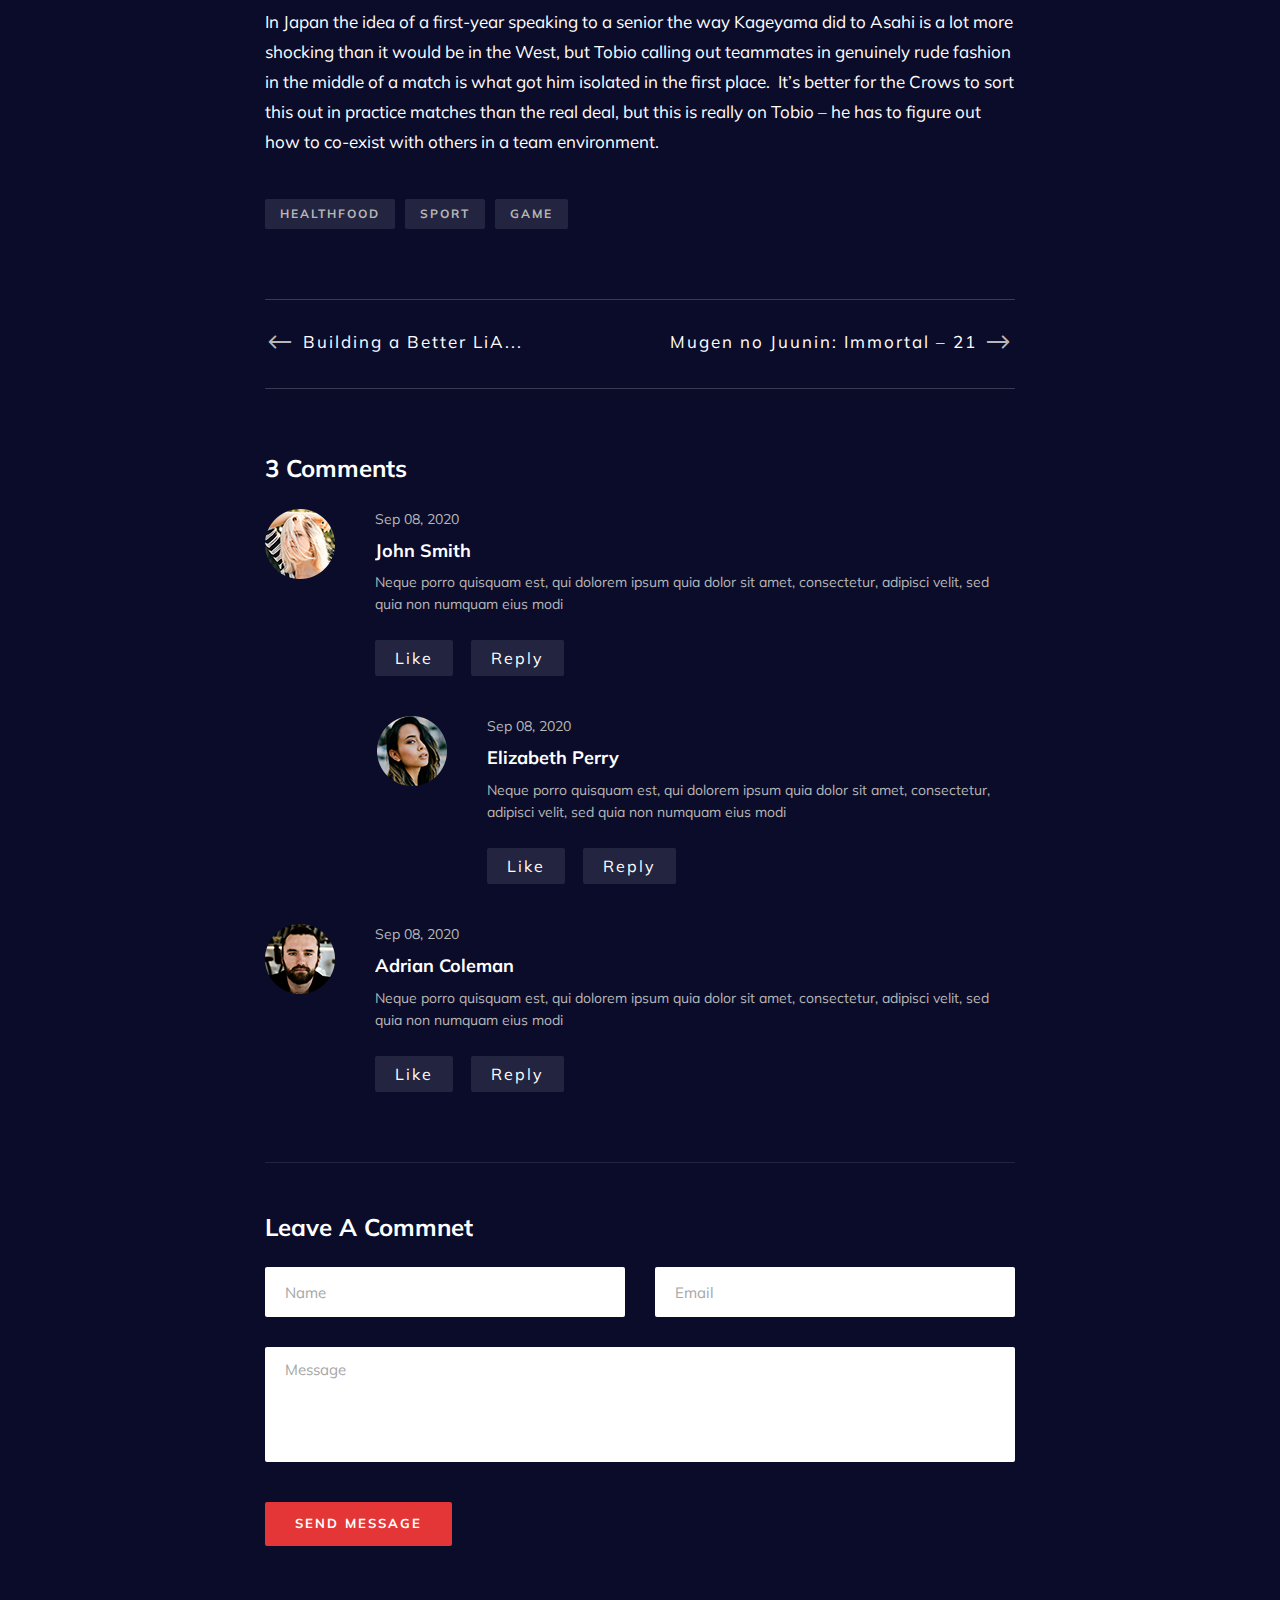
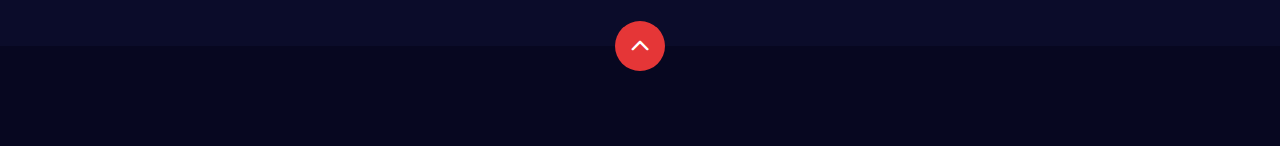
<file: blog-details.html>
<!DOCTYPE html>
<html lang="zxx">

<head>
    <meta charset="UTF-8">
    <meta name="description" content="Anime Template">
    <meta name="keywords" content="Anime, unica, creative, html">
    <meta name="viewport" content="width=device-width, initial-scale=1.0">
    <meta http-equiv="X-UA-Compatible" content="ie=edge">
    <title>Anime | Template</title>

    <!-- Google Font -->
    <link href="https://fonts.googleapis.com/css2?family=Oswald:wght@300;400;500;600;700&display=swap" rel="stylesheet">
    <link href="https://fonts.googleapis.com/css2?family=Mulish:wght@300;400;500;600;700;800;900&display=swap"
    rel="stylesheet">

    <!-- Css Styles -->
    <link rel="stylesheet" href="css/bootstrap.min.css" type="text/css">
    <link rel="stylesheet" href="css/font-awesome.min.css" type="text/css">
    <link rel="stylesheet" href="css/elegant-icons.css" type="text/css">
    <link rel="stylesheet" href="css/plyr.css" type="text/css">
    <link rel="stylesheet" href="css/nice-select.css" type="text/css">
    <link rel="stylesheet" href="css/owl.carousel.min.css" type="text/css">
    <link rel="stylesheet" href="css/slicknav.min.css" type="text/css">
    <link rel="stylesheet" href="css/style.css" type="text/css">
</head>

<body>
    <!-- Page Preloder -->
    <div id="preloder">
        <div class="loader"></div>
    </div>

    <!-- Header Section Begin -->
    <header class="header">
        <div class="container">
            <div class="row">
                <div class="col-lg-2">
                    <div class="header__logo">
                        <a href="./index.html">
                            <img style="height: 46px " src="img/main-logo.png" alt="">
                        </a>
                    </div>
                </div>
                <div class="col-lg-8">
                    <div class="header__nav">
                        <nav class="header__menu mobile-menu">
                            <ul>
                                <li><a href="./index.html">Homepage</a></li>
                                <li><a href="./categories.html">Categories</a></li>
                                <li><a href="anime-list.html">Anime List</a></li>
                            </ul>
                        </nav>
                    </div>
                </div>
                <div class="col-lg-2">
                    <!--<div class="header__right">
                        <a href="#" class="search-switch"><span class="icon_search"></span></a>
                        <a href="./login.html"><span class="icon_profile"></span></a>
                    </div>-->
                </div>
            </div>
            <div id="mobile-menu-wrap"></div>
        </div>
    </header>
    <!-- Header End -->

    <!-- Blog Details Section Begin -->
    <section class="blog-details spad">
        <div class="container">
            <div class="row d-flex justify-content-center">
                <div class="col-lg-8">
                    <div class="blog__details__title">
                        <h6>Action, Magic <span>- March 08, 2020</span></h6>
                        <h2>Anime for Beginners: 20 Pieces of Essential Viewing</h2>
                        <div class="blog__details__social">
                            <a href="#" class="facebook"><i class="fa fa-facebook-square"></i> Facebook</a>
                            <a href="#" class="pinterest"><i class="fa fa-pinterest"></i> Pinterest</a>
                            <a href="#" class="linkedin"><i class="fa fa-linkedin-square"></i> Linkedin</a>
                            <a href="#" class="twitter"><i class="fa fa-twitter-square"></i> Twitter</a>
                        </div>
                    </div>
                </div>
                <div class="col-lg-12">
                    <div class="blog__details__pic">
                        <img src="img/blog/details/blog-details-pic.jpg" alt="">
                    </div>
                </div>
                <div class="col-lg-8">
                    <div class="blog__details__content">
                        <div class="blog__details__text">
                            <p>As a result the last couple of eps haven’t been super exciting for me, because they’ve
                                been more like settling into a familiar and comfortable routine.  We’re seeing character
                                growth here but it’s subtle (apart from Shouyou, arguably).  I mean, Tobio being an
                                asshole is nothing new – it’s kind of the foundation of his entire character arc. 
                                Confronting whether his being an asshole is a problem for the Crows this directly is a
                                bit of an evolution, and probably an overdue one at that, but the overall dynamic with
                            Kageyama is basically unchanged.</p>
                        </div>
                        <div class="blog__details__item__text">
                            <h4>Tobio-Nishinoya showdown:</h4>
                            <img src="img/blog/details/bd-item-1.jpg" alt="">
                            <p>In Japan the idea of a first-year speaking to a senior the way Kageyama did to Asahi is a
                                lot more shocking than it would be in the West, but Tobio calling out teammates in
                                genuinely rude fashion in the middle of a match is what got him isolated in the first
                                place.  It’s better for the Crows to sort this out in practice matches than the real
                                deal, but this is really on Tobio – he has to figure out how to co-exist with others in
                            a team environment.</p>
                        </div>
                        <div class="blog__details__item__text">
                            <h4>Nanatsu no Taizai: Kamigami No Gekirin</h4>
                            <img src="img/blog/details/bd-item-2.jpg" alt="">
                            <p>In Japan the idea of a first-year speaking to a senior the way Kageyama did to Asahi is a
                                lot more shocking than it would be in the West, but Tobio calling out teammates in
                                genuinely rude fashion in the middle of a match is what got him isolated in the first
                                place.  It’s better for the Crows to sort this out in practice matches than the real
                                deal, but this is really on Tobio – he has to figure out how to co-exist with others in
                            a team environment.</p>
                        </div>
                        <div class="blog__details__item__text">
                            <h4>ID:Ianvaded:</h4>
                            <img src="img/blog/details/bd-item-3.jpg" alt="">
                            <p>In Japan the idea of a first-year speaking to a senior the way Kageyama did to Asahi is a
                                lot more shocking than it would be in the West, but Tobio calling out teammates in
                                genuinely rude fashion in the middle of a match is what got him isolated in the first
                                place.  It’s better for the Crows to sort this out in practice matches than the real
                                deal, but this is really on Tobio – he has to figure out how to co-exist with others in
                            a team environment.</p>
                        </div>
                        <div class="blog__details__tags">
                            <a href="#">Healthfood</a>
                            <a href="#">Sport</a>
                            <a href="#">Game</a>
                        </div>
                        <div class="blog__details__btns">
                            <div class="row">
                                <div class="col-lg-6">
                                    <div class="blog__details__btns__item">
                                        <h5><a href="#"><span class="arrow_left"></span> Building a Better LiA...</a>
                                        </h5>
                                    </div>
                                </div>
                                <div class="col-lg-6">
                                    <div class="blog__details__btns__item next__btn">
                                        <h5><a href="#">Mugen no Juunin: Immortal – 21 <span
                                            class="arrow_right"></span></a></h5>
                                        </div>
                                    </div>
                                </div>
                            </div>
                            <div class="blog__details__comment">
                                <h4>3 Comments</h4>
                                <div class="blog__details__comment__item">
                                    <div class="blog__details__comment__item__pic">
                                        <img src="img/blog/details/comment-1.png" alt="">
                                    </div>
                                    <div class="blog__details__comment__item__text">
                                        <span>Sep 08, 2020</span>
                                        <h5>John Smith</h5>
                                        <p>Neque porro quisquam est, qui dolorem ipsum quia dolor sit amet, consectetur,
                                        adipisci velit, sed quia non numquam eius modi</p>
                                        <a href="#">Like</a>
                                        <a href="#">Reply</a>
                                    </div>
                                </div>
                                <div class="blog__details__comment__item blog__details__comment__item--reply">
                                    <div class="blog__details__comment__item__pic">
                                        <img src="img/blog/details/comment-2.png" alt="">
                                    </div>
                                    <div class="blog__details__comment__item__text">
                                        <span>Sep 08, 2020</span>
                                        <h5>Elizabeth Perry</h5>
                                        <p>Neque porro quisquam est, qui dolorem ipsum quia dolor sit amet, consectetur,
                                        adipisci velit, sed quia non numquam eius modi</p>
                                        <a href="#">Like</a>
                                        <a href="#">Reply</a>
                                    </div>
                                </div>
                                <div class="blog__details__comment__item">
                                    <div class="blog__details__comment__item__pic">
                                        <img src="img/blog/details/comment-3.png" alt="">
                                    </div>
                                    <div class="blog__details__comment__item__text">
                                        <span>Sep 08, 2020</span>
                                        <h5>Adrian Coleman</h5>
                                        <p>Neque porro quisquam est, qui dolorem ipsum quia dolor sit amet, consectetur,
                                        adipisci velit, sed quia non numquam eius modi</p>
                                        <a href="#">Like</a>
                                        <a href="#">Reply</a>
                                    </div>
                                </div>
                            </div>
                            <div class="blog__details__form">
                                <h4>Leave A Commnet</h4>
                                <form action="#">
                                    <div class="row">
                                        <div class="col-lg-6 col-md-6 col-sm-6">
                                            <input type="text" placeholder="Name">
                                        </div>
                                        <div class="col-lg-6 col-md-6 col-sm-6">
                                            <input type="text" placeholder="Email">
                                        </div>
                                        <div class="col-lg-12">
                                            <textarea placeholder="Message"></textarea>
                                            <button type="submit" class="site-btn">Send Message</button>
                                        </div>
                                    </div>
                                </form>
                            </div>
                        </div>
                    </div>
                </div>
            </div>
        </section>
        <!-- Blog Details Section End -->

        <!-- Footer Section Begin -->
        <footer class="footer">
            <div class="page-up">
                <a href="#" id="scrollToTopButton"><span class="arrow_carrot-up"></span></a>
            </div>
            <div class="container">
                <div class="row">
                    <div class="col-lg-3">
                    </div>
                    <div class="col-lg-6">
                  </div>
              </div>
          </footer>
          <!-- Footer Section End -->

          <!-- Search model Begin -->
          <div class="search-model">
            <div class="h-100 d-flex align-items-center justify-content-center">
                <div class="search-close-switch"><i class="icon_close"></i></div>
                <form class="search-model-form">
                    <input type="text" id="search-input" placeholder="Search here.....">
                </form>
            </div>
        </div>
        <!-- Search model end -->

        <!-- Js Plugins -->
        <script src="js/jquery-3.3.1.min.js"></script>
        <script src="js/bootstrap.min.js"></script>
        <script src="js/player.js"></script>
        <script src="js/jquery.nice-select.min.js"></script>
        <script src="js/mixitup.min.js"></script>
        <script src="js/jquery.slicknav.js"></script>
        <script src="js/owl.carousel.min.js"></script>
        <script src="js/main.js"></script>

    </body>

    </html>
</file>
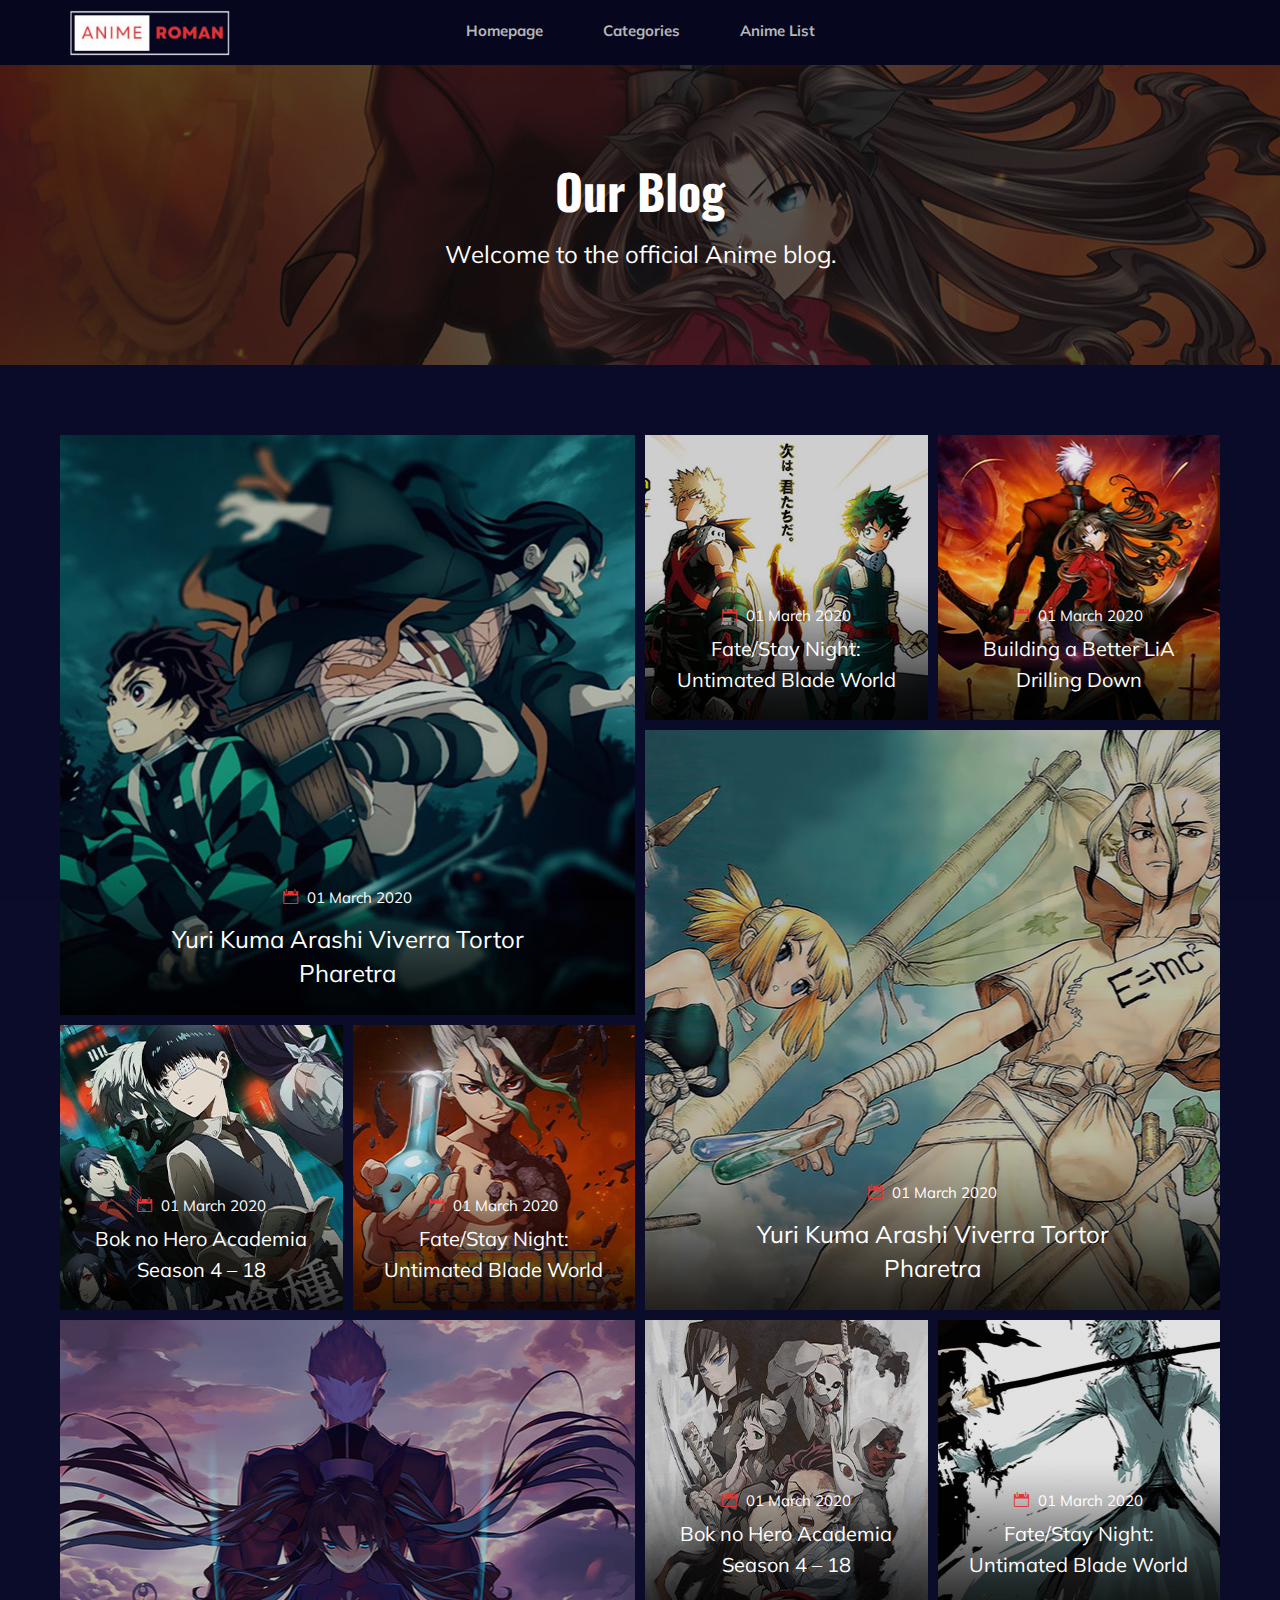
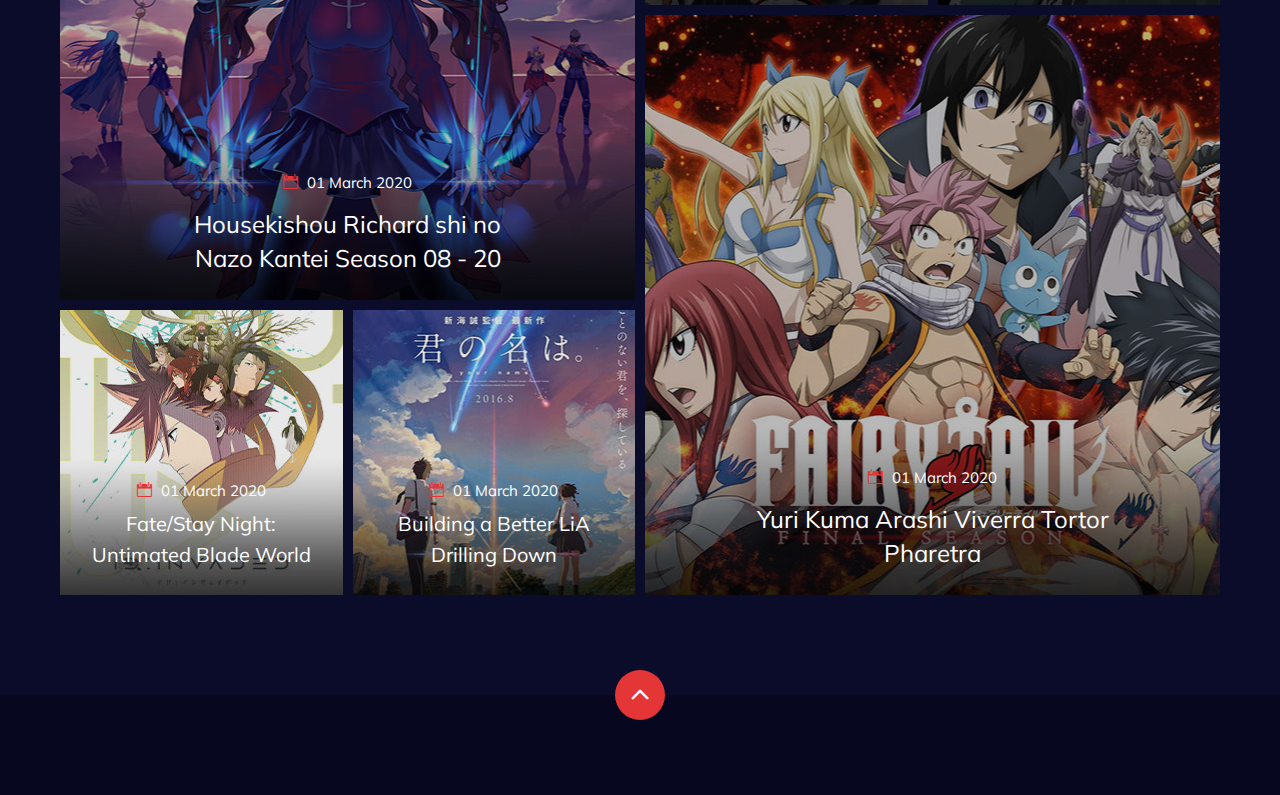
<file: blog.html>
<!DOCTYPE html>
<html lang="zxx">

<head>
    <meta charset="UTF-8">
    <meta name="description" content="Anime Template">
    <meta name="keywords" content="Anime, unica, creative, html">
    <meta name="viewport" content="width=device-width, initial-scale=1.0">
    <meta http-equiv="X-UA-Compatible" content="ie=edge">
    <title>Anime | Template</title>

    <!-- Google Font -->
    <link href="https://fonts.googleapis.com/css2?family=Oswald:wght@300;400;500;600;700&display=swap" rel="stylesheet">
    <link href="https://fonts.googleapis.com/css2?family=Mulish:wght@300;400;500;600;700;800;900&display=swap"
    rel="stylesheet">

    <!-- Css Styles -->
    <link rel="stylesheet" href="css/bootstrap.min.css" type="text/css">
    <link rel="stylesheet" href="css/font-awesome.min.css" type="text/css">
    <link rel="stylesheet" href="css/elegant-icons.css" type="text/css">
    <link rel="stylesheet" href="css/plyr.css" type="text/css">
    <link rel="stylesheet" href="css/nice-select.css" type="text/css">
    <link rel="stylesheet" href="css/owl.carousel.min.css" type="text/css">
    <link rel="stylesheet" href="css/slicknav.min.css" type="text/css">
    <link rel="stylesheet" href="css/style.css" type="text/css">
</head>

<body>
    <!-- Page Preloder -->
    <div id="preloder">
        <div class="loader"></div>
    </div>

    <!-- Header Section Begin -->
    <header class="header">
        <div class="container">
            <div class="row">
                <div class="col-lg-2">
                    <div class="header__logo">
                        <a href="./index.html">
                            <img style="height: 46px " src="img/main-logo.png" alt="">
                        </a>
                    </div>
                </div>
                <div class="col-lg-8">
                    <div class="header__nav">
                        <nav class="header__menu mobile-menu">
                            <ul>
                                <li><a href="./index.html">Homepage</a></li>
                                <li><a href="./categories.html">Categories</a></li>
                                <li><a href="anime-list.html">Anime List</a></li>
                            </ul>
                        </nav>
                    </div>
                </div>
                <div class="col-lg-2">
                    <!--<div class="header__right">
                        <a href="#" class="search-switch"><span class="icon_search"></span></a>
                        <a href="./login.html"><span class="icon_profile"></span></a>
                    </div>-->
                </div>
            </div>
            <div id="mobile-menu-wrap"></div>
        </div>
    </header>
    <!-- Header End -->

    <!-- Normal Breadcrumb Begin -->
    <section class="normal-breadcrumb set-bg" data-setbg="img/normal-breadcrumb.jpg">
        <div class="container">
            <div class="row">
                <div class="col-lg-12 text-center">
                    <div class="normal__breadcrumb__text">
                        <h2>Our Blog</h2>
                        <p>Welcome to the official Anime blog.</p>
                    </div>
                </div>
            </div>
        </div>
    </section>
    <!-- Normal Breadcrumb End -->

    <!-- Blog Section Begin -->
    <section class="blog spad">
        <div class="container">
            <div class="row">
                <div class="col-lg-6">
                    <div class="row">
                        <div class="col-lg-12">
                            <div class="blog__item set-bg" data-setbg="img/blog/blog-1.jpg">
                                <div class="blog__item__text">
                                    <p><span class="icon_calendar"></span> 01 March 2020</p>
                                    <h4><a href="#">Yuri Kuma Arashi Viverra Tortor Pharetra</a></h4>
                                </div>
                            </div>
                        </div>
                        <div class="col-lg-6 col-md-6 col-sm-6">
                            <div class="blog__item small__item set-bg" data-setbg="img/blog/blog-4.jpg">
                                <div class="blog__item__text">
                                    <p><span class="icon_calendar"></span> 01 March 2020</p>
                                    <h4><a href="#">Bok no Hero Academia Season 4 – 18</a></h4>
                                </div>
                            </div>
                        </div>
                        <div class="col-lg-6 col-md-6 col-sm-6">
                            <div class="blog__item small__item set-bg" data-setbg="img/blog/blog-5.jpg">
                                <div class="blog__item__text">
                                    <p><span class="icon_calendar"></span> 01 March 2020</p>
                                    <h4><a href="#">Fate/Stay Night: Untimated Blade World</a></h4>
                                </div>
                            </div>
                        </div>
                        <div class="col-lg-12">
                            <div class="blog__item set-bg" data-setbg="img/blog/blog-7.jpg">
                                <div class="blog__item__text">
                                    <p><span class="icon_calendar"></span> 01 March 2020</p>
                                    <h4><a href="#">Housekishou Richard shi no Nazo Kantei Season 08 - 20</a></h4>
                                </div>
                            </div>
                        </div>
                        <div class="col-lg-6 col-md-6 col-sm-6">
                            <div class="blog__item small__item set-bg" data-setbg="img/blog/blog-10.jpg">
                                <div class="blog__item__text">
                                    <p><span class="icon_calendar"></span> 01 March 2020</p>
                                    <h4><a href="#">Fate/Stay Night: Untimated Blade World</a></h4>
                                </div>
                            </div>
                        </div>
                        <div class="col-lg-6 col-md-6 col-sm-6">
                            <div class="blog__item small__item set-bg" data-setbg="img/blog/blog-11.jpg">
                                <div class="blog__item__text">
                                    <p><span class="icon_calendar"></span> 01 March 2020</p>
                                    <h4><a href="#">Building a Better LiA Drilling Down</a></h4>
                                </div>
                            </div>
                        </div>
                    </div>
                </div>
                <div class="col-lg-6">
                    <div class="row">
                        <div class="col-lg-6 col-md-6 col-sm-6">
                            <div class="blog__item small__item set-bg" data-setbg="img/blog/blog-2.jpg">
                                <div class="blog__item__text">
                                    <p><span class="icon_calendar"></span> 01 March 2020</p>
                                    <h4><a href="#">Fate/Stay Night: Untimated Blade World</a></h4>
                                </div>
                            </div>
                        </div>
                        <div class="col-lg-6 col-md-6 col-sm-6">
                            <div class="blog__item small__item set-bg" data-setbg="img/blog/blog-3.jpg">
                                <div class="blog__item__text">
                                    <p><span class="icon_calendar"></span> 01 March 2020</p>
                                    <h4><a href="#">Building a Better LiA Drilling Down</a></h4>
                                </div>
                            </div>
                        </div>
                        <div class="col-lg-12">
                            <div class="blog__item set-bg" data-setbg="img/blog/blog-6.jpg">
                                <div class="blog__item__text">
                                    <p><span class="icon_calendar"></span> 01 March 2020</p>
                                    <h4><a href="#">Yuri Kuma Arashi Viverra Tortor Pharetra</a></h4>
                                </div>
                            </div>
                        </div>
                        <div class="col-lg-6 col-md-6 col-sm-6">
                            <div class="blog__item small__item set-bg" data-setbg="img/blog/blog-8.jpg">
                                <div class="blog__item__text">
                                    <p><span class="icon_calendar"></span> 01 March 2020</p>
                                    <h4><a href="#">Bok no Hero Academia Season 4 – 18</a></h4>
                                </div>
                            </div>
                        </div>
                        <div class="col-lg-6 col-md-6 col-sm-6">
                            <div class="blog__item small__item set-bg" data-setbg="img/blog/blog-9.jpg">
                                <div class="blog__item__text">
                                    <p><span class="icon_calendar"></span> 01 March 2020</p>
                                    <h4><a href="#">Fate/Stay Night: Untimated Blade World</a></h4>
                                </div>
                            </div>
                        </div>
                        <div class="col-lg-12">
                            <div class="blog__item set-bg" data-setbg="img/blog/blog-12.jpg">
                                <div class="blog__item__text">
                                    <p><span class="icon_calendar"></span> 01 March 2020</p>
                                    <h4><a href="#">Yuri Kuma Arashi Viverra Tortor Pharetra</a></h4>
                                </div>
                            </div>
                        </div>
                    </div>
                </div>
            </div>
        </div>
    </section>
    <!-- Blog Section End -->

    <!-- Footer Section Begin -->
    <footer class="footer">
        <div class="page-up">
            <a href="#" id="scrollToTopButton"><span class="arrow_carrot-up"></span></a>
        </div>
        <div class="container">
            <div class="row">
                <div class="col-lg-3">
                </div>
                <div class="col-lg-6">
              </div>
          </div>
      </footer>
      <!-- Footer Section End -->

      <!-- Search model Begin -->
      <div class="search-model">
        <div class="h-100 d-flex align-items-center justify-content-center">
            <div class="search-close-switch"><i class="icon_close"></i></div>
            <form class="search-model-form">
                <input type="text" id="search-input" placeholder="Search here.....">
            </form>
        </div>
    </div>
    <!-- Search model end -->

    <!-- Js Plugins -->
    <script src="js/jquery-3.3.1.min.js"></script>
    <script src="js/bootstrap.min.js"></script>
    <script src="js/player.js"></script>
    <script src="js/jquery.nice-select.min.js"></script>
    <script src="js/mixitup.min.js"></script>
    <script src="js/jquery.slicknav.js"></script>
    <script src="js/owl.carousel.min.js"></script>
    <script src="js/main.js"></script>

</body>

</html>
</file>
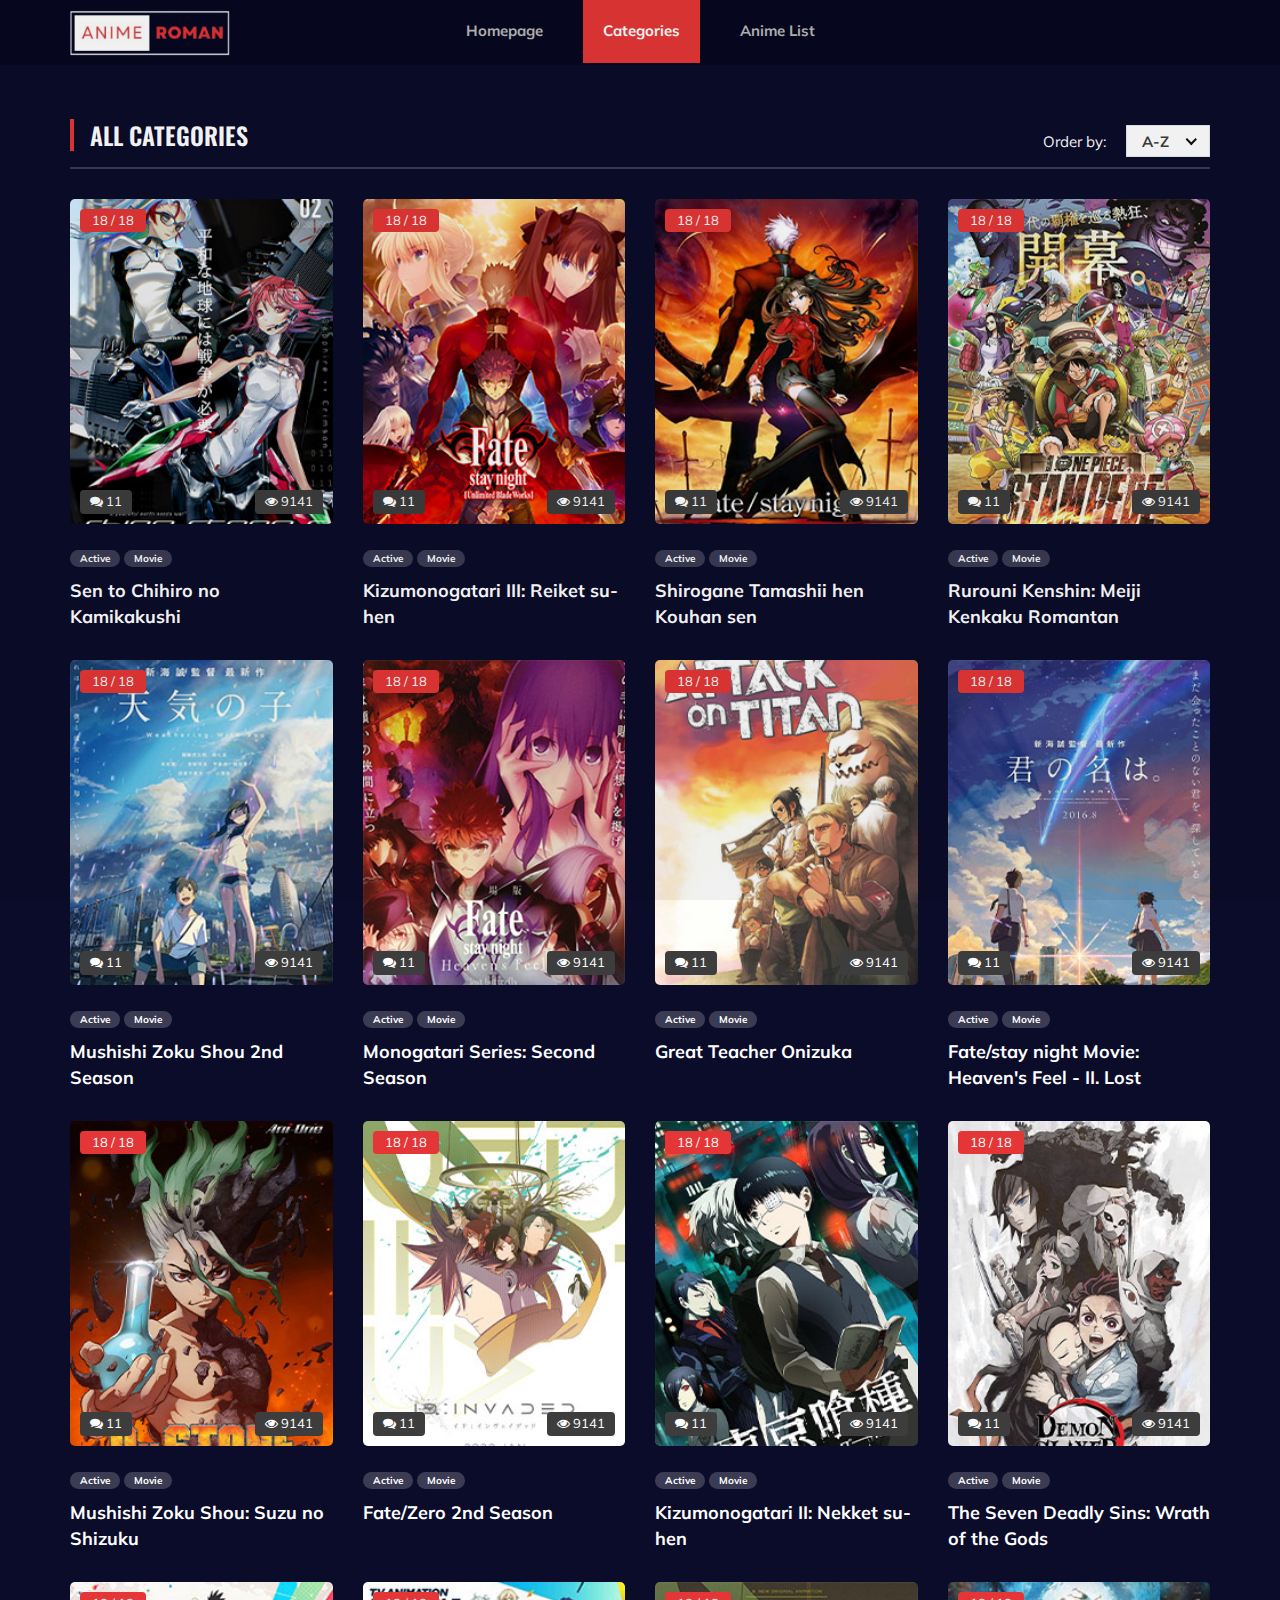
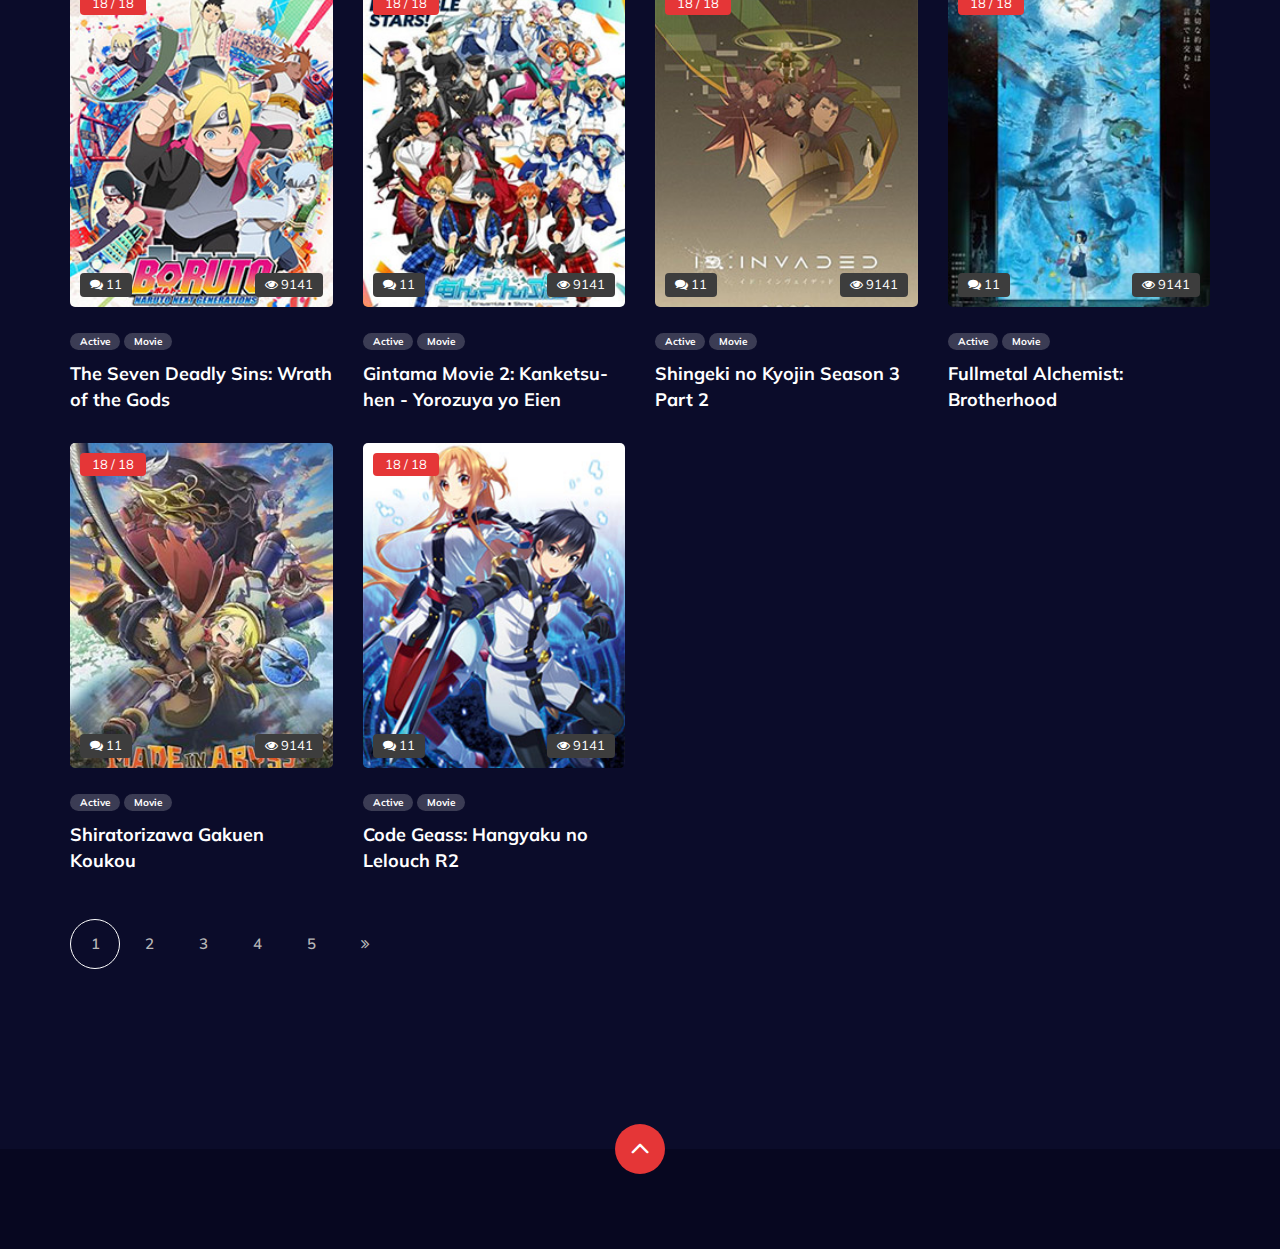
<file: categories.html>
<!DOCTYPE html>
<html lang="zxx">

<head>
    <meta charset="UTF-8">
    <meta name="description" content="Anime Template">
    <meta name="keywords" content="Anime, unica, creative, html">
    <meta name="viewport" content="width=device-width, initial-scale=1.0">
    <meta http-equiv="X-UA-Compatible" content="ie=edge">
    <title>Anime | Template</title>

    <!-- Google Font -->
    <link href="https://fonts.googleapis.com/css2?family=Oswald:wght@300;400;500;600;700&display=swap" rel="stylesheet">
    <link href="https://fonts.googleapis.com/css2?family=Mulish:wght@300;400;500;600;700;800;900&display=swap"
    rel="stylesheet">

    <!-- Css Styles -->
    <link rel="stylesheet" href="css/bootstrap.min.css" type="text/css">
    <link rel="stylesheet" href="css/font-awesome.min.css" type="text/css">
    <link rel="stylesheet" href="css/elegant-icons.css" type="text/css">
    <link rel="stylesheet" href="css/plyr.css" type="text/css">
    <link rel="stylesheet" href="css/nice-select.css" type="text/css">
    <link rel="stylesheet" href="css/owl.carousel.min.css" type="text/css">
    <link rel="stylesheet" href="css/slicknav.min.css" type="text/css">
    <link rel="stylesheet" href="css/style.css" type="text/css">
</head>

<body>
    <!-- Page Preloder -->
    <div id="preloder">
        <div class="loader"></div>
    </div>

    <!-- Header Section Begin -->
    <header class="header">
        <div class="container">
            <div class="row">
                <div class="col-lg-2">
                    <div class="header__logo">
                        <a href="./index.html">
                            <img style="height: 46px " src="img/main-logo.png" alt="">
                        </a>
                    </div>
                </div>
                <div class="col-lg-8">
                    <div class="header__nav">
                        <nav class="header__menu mobile-menu">
                            <ul>
                                <li><a href="./index.html">Homepage</a></li>
                                <li class="active"><a href="./categories.html">Categories</a></li>
                                <li><a href="anime-list.html">Anime List</a></li>
                            </ul>
                        </nav>
                    </div>
                </div>
                <div class="col-lg-2">
                    <!--<div class="header__right">
                        <a href="#" class="search-switch"><span class="icon_search"></span></a>
                        <a href="./login.html"><span class="icon_profile"></span></a>
                    </div>-->
                </div>
            </div>
            <div id="mobile-menu-wrap"></div>
        </div>
    </header>
    <!-- Header End -->

    <!-- Product Section Begin -->
    <section class="product-page spad">
        <div class="container">
            <div class="row">
                <div class="col-lg-12">
                    <div class="product__page__content">
                        <div class="product__page__title">
                            <div class="row">
                                <div class="col-lg-8 col-md-8 col-sm-6">
                                    <div class="section-title">
                                        <h4>All Categories</h4>
                                    </div>
                                </div>
                                <div class="col-lg-4 col-md-4 col-sm-6">
                                    <div class="product__page__filter">
                                        <p>Order by:</p>
                                        <select>
                                            <option value="">A-Z</option>
                                        </select>
                                    </div>
                                </div>
                            </div>
                        </div>
                        <div class="row">
                            <div class="col-lg-3 col-md-6 col-sm-6">
                                <div class="product__item">
                                    <div class="product__item__pic set-bg" data-setbg="img/popular/popular-1.jpg">
                                        <div class="ep">18 / 18</div>
                                        <div class="comment"><i class="fa fa-comments"></i> 11</div>
                                        <div class="view"><i class="fa fa-eye"></i> 9141</div>
                                    </div>
                                    <div class="product__item__text">
                                        <ul>
                                            <li>Active</li>
                                            <li>Movie</li>
                                        </ul>
                                        <h5><a href="#">Sen to Chihiro no Kamikakushi</a></h5>
                                    </div>
                                </div>
                            </div>
                            <div class="col-lg-3 col-md-6 col-sm-6">
                                <div class="product__item">
                                    <div class="product__item__pic set-bg" data-setbg="img/popular/popular-2.jpg">
                                        <div class="ep">18 / 18</div>
                                        <div class="comment"><i class="fa fa-comments"></i> 11</div>
                                        <div class="view"><i class="fa fa-eye"></i> 9141</div>
                                    </div>
                                    <div class="product__item__text">
                                        <ul>
                                            <li>Active</li>
                                            <li>Movie</li>
                                        </ul>
                                        <h5><a href="#">Kizumonogatari III: Reiket su-hen</a></h5>
                                    </div>
                                </div>
                            </div>
                            <div class="col-lg-3 col-md-6 col-sm-6">
                                <div class="product__item">
                                    <div class="product__item__pic set-bg" data-setbg="img/popular/popular-3.jpg">
                                        <div class="ep">18 / 18</div>
                                        <div class="comment"><i class="fa fa-comments"></i> 11</div>
                                        <div class="view"><i class="fa fa-eye"></i> 9141</div>
                                    </div>
                                    <div class="product__item__text">
                                        <ul>
                                            <li>Active</li>
                                            <li>Movie</li>
                                        </ul>
                                        <h5><a href="#">Shirogane Tamashii hen Kouhan sen</a></h5>
                                    </div>
                                </div>
                            </div>
                            <div class="col-lg-3 col-md-6 col-sm-6">
                                <div class="product__item">
                                    <div class="product__item__pic set-bg" data-setbg="img/popular/popular-4.jpg">
                                        <div class="ep">18 / 18</div>
                                        <div class="comment"><i class="fa fa-comments"></i> 11</div>
                                        <div class="view"><i class="fa fa-eye"></i> 9141</div>
                                    </div>
                                    <div class="product__item__text">
                                        <ul>
                                            <li>Active</li>
                                            <li>Movie</li>
                                        </ul>
                                        <h5><a href="#">Rurouni Kenshin: Meiji Kenkaku Romantan</a></h5>
                                    </div>
                                </div>
                            </div>
                            <div class="col-lg-3 col-md-6 col-sm-6">
                                <div class="product__item">
                                    <div class="product__item__pic set-bg" data-setbg="img/popular/popular-5.jpg">
                                        <div class="ep">18 / 18</div>
                                        <div class="comment"><i class="fa fa-comments"></i> 11</div>
                                        <div class="view"><i class="fa fa-eye"></i> 9141</div>
                                    </div>
                                    <div class="product__item__text">
                                        <ul>
                                            <li>Active</li>
                                            <li>Movie</li>
                                        </ul>
                                        <h5><a href="#">Mushishi Zoku Shou 2nd Season</a></h5>
                                    </div>
                                </div>
                            </div>
                            <div class="col-lg-3 col-md-6 col-sm-6">
                                <div class="product__item">
                                    <div class="product__item__pic set-bg" data-setbg="img/popular/popular-6.jpg">
                                        <div class="ep">18 / 18</div>
                                        <div class="comment"><i class="fa fa-comments"></i> 11</div>
                                        <div class="view"><i class="fa fa-eye"></i> 9141</div>
                                    </div>
                                    <div class="product__item__text">
                                        <ul>
                                            <li>Active</li>
                                            <li>Movie</li>
                                        </ul>
                                        <h5><a href="#">Monogatari Series: Second Season</a></h5>
                                    </div>
                                </div>
                            </div>
                            <div class="col-lg-3 col-md-6 col-sm-6">
                                <div class="product__item">
                                    <div class="product__item__pic set-bg" data-setbg="img/recent/recent-1.jpg">
                                        <div class="ep">18 / 18</div>
                                        <div class="comment"><i class="fa fa-comments"></i> 11</div>
                                        <div class="view"><i class="fa fa-eye"></i> 9141</div>
                                    </div>
                                    <div class="product__item__text">
                                        <ul>
                                            <li>Active</li>
                                            <li>Movie</li>
                                        </ul>
                                        <h5><a href="#">Great Teacher Onizuka</a></h5>
                                    </div>
                                </div>
                            </div>
                            <div class="col-lg-3 col-md-6 col-sm-6">
                                <div class="product__item">
                                    <div class="product__item__pic set-bg" data-setbg="img/recent/recent-2.jpg">
                                        <div class="ep">18 / 18</div>
                                        <div class="comment"><i class="fa fa-comments"></i> 11</div>
                                        <div class="view"><i class="fa fa-eye"></i> 9141</div>
                                    </div>
                                    <div class="product__item__text">
                                        <ul>
                                            <li>Active</li>
                                            <li>Movie</li>
                                        </ul>
                                        <h5><a href="#">Fate/stay night Movie: Heaven's Feel - II. Lost</a></h5>
                                    </div>
                                </div>
                            </div>
                            <div class="col-lg-3 col-md-6 col-sm-6">
                                <div class="product__item">
                                    <div class="product__item__pic set-bg" data-setbg="img/recent/recent-3.jpg">
                                        <div class="ep">18 / 18</div>
                                        <div class="comment"><i class="fa fa-comments"></i> 11</div>
                                        <div class="view"><i class="fa fa-eye"></i> 9141</div>
                                    </div>
                                    <div class="product__item__text">
                                        <ul>
                                            <li>Active</li>
                                            <li>Movie</li>
                                        </ul>
                                        <h5><a href="#">Mushishi Zoku Shou: Suzu no Shizuku</a></h5>
                                    </div>
                                </div>
                            </div>
                            <div class="col-lg-3 col-md-6 col-sm-6">
                                <div class="product__item">
                                    <div class="product__item__pic set-bg" data-setbg="img/recent/recent-4.jpg">
                                        <div class="ep">18 / 18</div>
                                        <div class="comment"><i class="fa fa-comments"></i> 11</div>
                                        <div class="view"><i class="fa fa-eye"></i> 9141</div>
                                    </div>
                                    <div class="product__item__text">
                                        <ul>
                                            <li>Active</li>
                                            <li>Movie</li>
                                        </ul>
                                        <h5><a href="#">Fate/Zero 2nd Season</a></h5>
                                    </div>
                                </div>
                            </div>
                            <div class="col-lg-3 col-md-6 col-sm-6">
                                <div class="product__item">
                                    <div class="product__item__pic set-bg" data-setbg="img/recent/recent-5.jpg">
                                        <div class="ep">18 / 18</div>
                                        <div class="comment"><i class="fa fa-comments"></i> 11</div>
                                        <div class="view"><i class="fa fa-eye"></i> 9141</div>
                                    </div>
                                    <div class="product__item__text">
                                        <ul>
                                            <li>Active</li>
                                            <li>Movie</li>
                                        </ul>
                                        <h5><a href="#">Kizumonogatari II: Nekket su-hen</a></h5>
                                    </div>
                                </div>
                            </div>
                            <div class="col-lg-3 col-md-6 col-sm-6">
                                <div class="product__item">
                                    <div class="product__item__pic set-bg" data-setbg="img/recent/recent-6.jpg">
                                        <div class="ep">18 / 18</div>
                                        <div class="comment"><i class="fa fa-comments"></i> 11</div>
                                        <div class="view"><i class="fa fa-eye"></i> 9141</div>
                                    </div>
                                    <div class="product__item__text">
                                        <ul>
                                            <li>Active</li>
                                            <li>Movie</li>
                                        </ul>
                                        <h5><a href="#">The Seven Deadly Sins: Wrath of the Gods</a></h5>
                                    </div>
                                </div>
                            </div>
                            <div class="col-lg-3 col-md-6 col-sm-6">
                                <div class="product__item">
                                    <div class="product__item__pic set-bg" data-setbg="img/trending/trend-1.jpg">
                                        <div class="ep">18 / 18</div>
                                        <div class="comment"><i class="fa fa-comments"></i> 11</div>
                                        <div class="view"><i class="fa fa-eye"></i> 9141</div>
                                    </div>
                                    <div class="product__item__text">
                                        <ul>
                                            <li>Active</li>
                                            <li>Movie</li>
                                        </ul>
                                        <h5><a href="#">The Seven Deadly Sins: Wrath of the Gods</a></h5>
                                    </div>
                                </div>
                            </div>
                            <div class="col-lg-3 col-md-6 col-sm-6">
                                <div class="product__item">
                                    <div class="product__item__pic set-bg" data-setbg="img/trending/trend-2.jpg">
                                        <div class="ep">18 / 18</div>
                                        <div class="comment"><i class="fa fa-comments"></i> 11</div>
                                        <div class="view"><i class="fa fa-eye"></i> 9141</div>
                                    </div>
                                    <div class="product__item__text">
                                        <ul>
                                            <li>Active</li>
                                            <li>Movie</li>
                                        </ul>
                                        <h5><a href="#">Gintama Movie 2: Kanketsu-hen - Yorozuya yo Eien</a></h5>
                                    </div>
                                </div>
                            </div>
                            <div class="col-lg-3 col-md-6 col-sm-6">
                                <div class="product__item">
                                    <div class="product__item__pic set-bg" data-setbg="img/trending/trend-3.jpg">
                                        <div class="ep">18 / 18</div>
                                        <div class="comment"><i class="fa fa-comments"></i> 11</div>
                                        <div class="view"><i class="fa fa-eye"></i> 9141</div>
                                    </div>
                                    <div class="product__item__text">
                                        <ul>
                                            <li>Active</li>
                                            <li>Movie</li>
                                        </ul>
                                        <h5><a href="#">Shingeki no Kyojin Season 3 Part 2</a></h5>
                                    </div>
                                </div>
                            </div>
                            <div class="col-lg-3 col-md-6 col-sm-6">
                                <div class="product__item">
                                    <div class="product__item__pic set-bg" data-setbg="img/trending/trend-4.jpg">
                                        <div class="ep">18 / 18</div>
                                        <div class="comment"><i class="fa fa-comments"></i> 11</div>
                                        <div class="view"><i class="fa fa-eye"></i> 9141</div>
                                    </div>
                                    <div class="product__item__text">
                                        <ul>
                                            <li>Active</li>
                                            <li>Movie</li>
                                        </ul>
                                        <h5><a href="#">Fullmetal Alchemist: Brotherhood</a></h5>
                                    </div>
                                </div>
                            </div>
                            <div class="col-lg-3 col-md-6 col-sm-6">
                                <div class="product__item">
                                    <div class="product__item__pic set-bg" data-setbg="img/trending/trend-5.jpg">
                                        <div class="ep">18 / 18</div>
                                        <div class="comment"><i class="fa fa-comments"></i> 11</div>
                                        <div class="view"><i class="fa fa-eye"></i> 9141</div>
                                    </div>
                                    <div class="product__item__text">
                                        <ul>
                                            <li>Active</li>
                                            <li>Movie</li>
                                        </ul>
                                        <h5><a href="#">Shiratorizawa Gakuen Koukou</a></h5>
                                    </div>
                                </div>
                            </div>
                            <div class="col-lg-3 col-md-6 col-sm-6">
                                <div class="product__item">
                                    <div class="product__item__pic set-bg" data-setbg="img/trending/trend-6.jpg">
                                        <div class="ep">18 / 18</div>
                                        <div class="comment"><i class="fa fa-comments"></i> 11</div>
                                        <div class="view"><i class="fa fa-eye"></i> 9141</div>
                                    </div>
                                    <div class="product__item__text">
                                        <ul>
                                            <li>Active</li>
                                            <li>Movie</li>
                                        </ul>
                                        <h5><a href="#">Code Geass: Hangyaku no Lelouch R2</a></h5>
                                    </div>
                                </div>
                            </div>
                        </div>
                    </div>
                    <div class="product__pagination">
                        <a href="#" class="current-page">1</a>
                        <a href="#">2</a>
                        <a href="#">3</a>
                        <a href="#">4</a>
                        <a href="#">5</a>
                        <a href="#"><i class="fa fa-angle-double-right"></i></a>
                    </div>
                </div>
                <div class="col-lg-4 col-md-6 col-sm-8">
                    <div class="product__sidebar">
                        <div class="product__sidebar__view">
                            <!--<div class="section-title">
                                <h5>Top Views</h5>
                            </div>
                            <ul class="filter__controls">
                                <li class="active" data-filter="*">Day</li>
                                <li data-filter=".week">Week</li>
                                <li data-filter=".month">Month</li>
                                <li data-filter=".years">Years</li>
                            </ul>
                            <div class="filter__gallery">
                                <div class="product__sidebar__view__item set-bg mix day years"
                                data-setbg="img/sidebar/tv-1.jpg">
                                <div class="ep">18 / ?</div>
                                <div class="view"><i class="fa fa-eye"></i> 9141</div>
                                <h5><a href="#">Boruto: Naruto next generations</a></h5>
                            </div>
                            <div class="product__sidebar__view__item set-bg mix month week"
                            data-setbg="img/sidebar/tv-2.jpg">
                            <div class="ep">18 / ?</div>
                            <div class="view"><i class="fa fa-eye"></i> 9141</div>
                            <h5><a href="#">The Seven Deadly Sins: Wrath of the Gods</a></h5>
                        </div>
                        <div class="product__sidebar__view__item set-bg mix week years"
                        data-setbg="img/sidebar/tv-3.jpg">
                        <div class="ep">18 / ?</div>
                        <div class="view"><i class="fa fa-eye"></i> 9141</div>
                        <h5><a href="#">Sword art online alicization war of underworld</a></h5>
                    </div>
                    <div class="product__sidebar__view__item set-bg mix years month"
                    data-setbg="img/sidebar/tv-4.jpg">
                    <div class="ep">18 / ?</div>
                    <div class="view"><i class="fa fa-eye"></i> 9141</div>
                    <h5><a href="#">Fate/stay night: Heaven's Feel I. presage flower</a></h5>
                </div>
                <div class="product__sidebar__view__item set-bg mix day"
                data-setbg="img/sidebar/tv-5.jpg">
                <div class="ep">18 / ?</div>
                <div class="view"><i class="fa fa-eye"></i> 9141</div>
                <h5><a href="#">Fate stay night unlimited blade works</a></h5>
            </div>
        </div>
    </div>
    <div class="product__sidebar__comment">
        <div class="section-title">
            <h5>New Comment</h5>
        </div>
        <div class="product__sidebar__comment__item">
            <div class="product__sidebar__comment__item__pic">
                <img src="img/sidebar/comment-1.jpg" alt="">
            </div>
            <div class="product__sidebar__comment__item__text">
                <ul>
                    <li>Active</li>
                    <li>Movie</li>
                </ul>
                <h5><a href="#">The Seven Deadly Sins: Wrath of the Gods</a></h5>
                <span><i class="fa fa-eye"></i> 19.141 Viewes</span>
            </div>
        </div>
        <div class="product__sidebar__comment__item">
            <div class="product__sidebar__comment__item__pic">
                <img src="img/sidebar/comment-2.jpg" alt="">
            </div>
            <div class="product__sidebar__comment__item__text">
                <ul>
                    <li>Active</li>
                    <li>Movie</li>
                </ul>
                <h5><a href="#">Shirogane Tamashii hen Kouhan sen</a></h5>
                <span><i class="fa fa-eye"></i> 19.141 Viewes</span>
            </div>
        </div>
        <div class="product__sidebar__comment__item">
            <div class="product__sidebar__comment__item__pic">
                <img src="img/sidebar/comment-3.jpg" alt="">
            </div>
            <div class="product__sidebar__comment__item__text">
                <ul>
                    <li>Active</li>
                    <li>Movie</li>
                </ul>
                <h5><a href="#">Kizumonogatari III: Reiket su-hen</a></h5>
                <span><i class="fa fa-eye"></i> 19.141 Viewes</span>
            </div>
        </div>
        <div class="product__sidebar__comment__item">
            <div class="product__sidebar__comment__item__pic">
                <img src="img/sidebar/comment-4.jpg" alt="">
            </div>
            <div class="product__sidebar__comment__item__text">
                <ul>
                    <li>Active</li>
                    <li>Movie</li>
                </ul>
                <h5><a href="#">Monogatari Series: Second Season</a></h5>
                <span><i class="fa fa-eye"></i> 19.141 Viewes</span>
            </div>
        </div>-->
    </div>
</div>
</div>
</div>
</div>
</section>
<!-- Product Section End -->

<!-- Footer Section Begin -->
<footer class="footer">
    <div class="page-up">
        <a href="#" id="scrollToTopButton"><span class="arrow_carrot-up"></span></a>
    </div>
    <div class="container">
        <div class="row">
            <div class="col-lg-3">
            </div>
            <div class="col-lg-6">
          </div>
      </div>
  </footer>
  <!-- Footer Section End -->

  <!-- Search model Begin -->
  <div class="search-model">
    <div class="h-100 d-flex align-items-center justify-content-center">
        <div class="search-close-switch"><i class="icon_close"></i></div>
        <form class="search-model-form">
            <input type="text" id="search-input" placeholder="Search here.....">
        </form>
    </div>
</div>
<!-- Search model end -->

<!-- Js Plugins -->
<script src="js/jquery-3.3.1.min.js"></script>
<script src="js/bootstrap.min.js"></script>
<script src="js/player.js"></script>
<script src="js/jquery.nice-select.min.js"></script>
<script src="js/mixitup.min.js"></script>
<script src="js/jquery.slicknav.js"></script>
<script src="js/owl.carousel.min.js"></script>
<script src="js/main.js"></script>

</body>

</html>
</file>
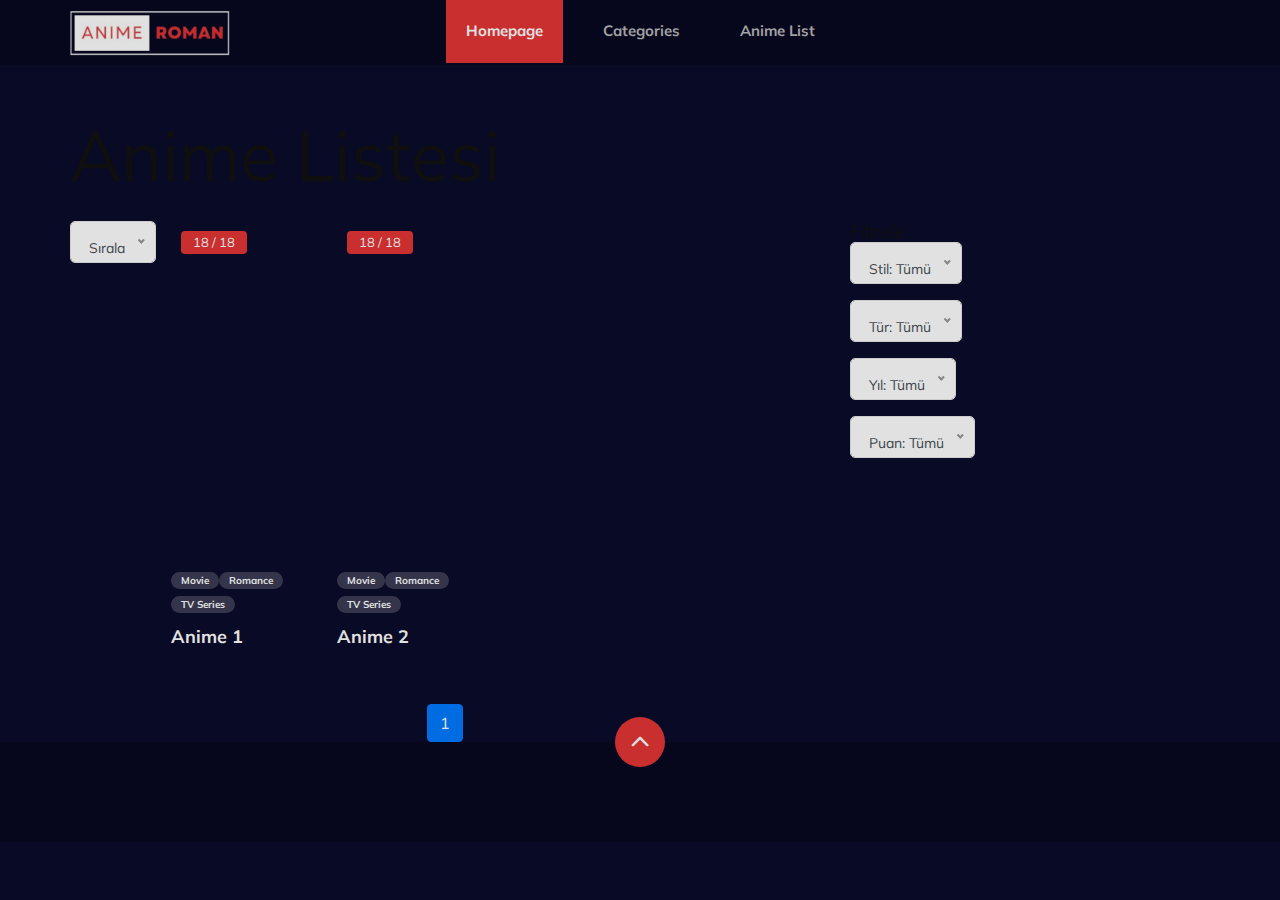
<file: filter.html>
<!DOCTYPE html>
<html lang="zxx">

<head>
    <meta charset="UTF-8">
    <meta name="description" content="Anime Template">
    <meta name="keywords" content="Anime, unica, creative, html">
    <meta name="viewport" content="width=device-width, initial-scale=1.0">
    <meta http-equiv="X-UA-Compatible" content="ie=edge">
    <title>Anime | Template</title>

    <!-- Google Font -->
    <link href="https://fonts.googleapis.com/css2?family=Oswald:wght@300;400;500;600;700&display=swap" rel="stylesheet">
    <link href="https://fonts.googleapis.com/css2?family=Mulish:wght@300;400;500;600;700;800;900&display=swap"
    rel="stylesheet">

    <!-- Css Styles -->
    <link rel="stylesheet" href="css/bootstrap.min.css" type="text/css">
    <link rel="stylesheet" href="css/font-awesome.min.css" type="text/css">
    <link rel="stylesheet" href="css/elegant-icons.css" type="text/css">
    <link rel="stylesheet" href="css/plyr.css" type="text/css">
    <link rel="stylesheet" href="css/nice-select.css" type="text/css">
    <link rel="stylesheet" href="css/owl.carousel.min.css" type="text/css">
    <link rel="stylesheet" href="css/slicknav.min.css" type="text/css">
    <link rel="stylesheet" href="css/style.css" type="text/css">
</head>

<body>
    <!-- Page Preloder -->
    <div id="preloder">
        <div class="loader"></div>
    </div>

    <!-- Header Section Begin -->
    <header class="header">
        <div class="container">
            <div class="row">
                <div class="col-lg-2">
                    <div class="header__logo">
                        <a href="./index.html">
                            <img style="height: 46px " src="img/main-logo.png" alt="">
                        </a>
                    </div>
                </div>
                <div class="col-lg-8">
                    <div class="header__nav">
                        <nav class="header__menu mobile-menu">
                            <ul>
                                <li class="active"><a href="../index.html">Homepage</a></li>
                                <li><a>Categories </a>
                                    <ul class="dropdown">
                                            <li><a href="./categories/all-categories.html">All Categories</a></li>
                                            <li><a href="./categories/action.html">Action</a></li>
                                            <li><a href="./categories/adventure.html">Adventure</a></li>
                                            <li><a href="./categories/comedy.html">Comedy</a></li>
                                            <li><a href="./categories/drama.html">Drama</a></li>
                                            <li><a href="./categories/slice-of-life.html">Slice of Life</a></li>
                                            <li><a href="./categories/fantasy.html">Fantasy</a></li>
                                            <li><a href="./categories/magic.html">Magic</a></li>
                                            <li><a href="./categories/supernatural.html">Supernatural</a></li>
                                            <li><a href="./categories/horror.html">Horror</a></li>
                                            <li><a href="./categories/mystery.html">Mystery</a></li>
                                            <li><a href="./categories/psychological.html">Psychological</a></li>
                                            <li><a href="./categories/romance.html">Romance</a></li>
                                            <li><a href="./categories/sci-fi.html">Sci-Fi</a></li>
                                    </ul>
                                </li>
                                <li><a href="anime-list.html">Anime List</a></li>
                            </ul>
                        </nav>
                    </div>
                </div>
                <div class="col-lg-2">
                    <!--<div class="header__right">
                        <a href="#" class="search-switch"><span class="icon_search"></span></a>
                        <a href="./login.html"><span class="icon_profile"></span></a>
                    </div>-->
                </div>
            </div>
            <div id="mobile-menu-wrap"></div>
        </div>
    </header>
    <!-- Header End -->

    <!-- Filter Section Begin -->
    <div class="container mt-5">
        <h1>Anime Listesi</h1>
        <div class="row mt-4">
            <div class="col-lg-8">
                <select id="sorting" class="form-control mb-3">
                    <option disabled selected>Sırala</option>
                    <option value="a-z">A-Z</option>
                    <option value="en-yeniler">En Yeniler</option>
                </select>
                <div class="row" id="anime-list">
                    <div class="col-lg-3 col-md-6 col-sm-6">
                        <div class="product__item">
                            <div class="product__item__pic set-bg" data-setbg="https://cdn.noitatnemucod.net/thumbnail/300x400/100/45a469c51892b3a73268c6f4001759d8.jpgimg/trending/trend-1.jpg">
                                <div class="ep">18 / 18</div>
                            </div>
                            <div class="product__item__text">
                                <ul>
                                    <li>Movie</li>
                                    <li>Romance</li>
                                    <li>TV Series</li>
                                </ul>
                                <h5><a href="#">Love, Chunibyo & Other Delusions!</a></h5>
                            </div>
                        </div>
                    </div>
                </div>
                <nav aria-label="Page navigation example">
                    <ul class="pagination justify-content-center mt-4" id="pagination"></ul>
                </nav>
            </div>
            <div class="col-lg-4">
                <h5>Filtrele</h5>
                <select id="filter-style" class="form-control mb-3">
                    <option value="all">Stil: Tümü</option>
                    <option value="dublaj">Dublaj</option>
                    <option value="altyazı">Altyazı</option>
                    <!-- Diğer filtre seçenekleri buraya eklenebilir -->
                </select>
                <select id="filter-category" class="form-control mb-3">
                    <option value="all">Tür: Tümü</option>
                    <option value="romantik">Romantik</option>
                    <option value="macera">Macera</option>
                    <!-- Diğer filtre seçenekleri buraya eklenebilir -->
                </select>
                <select id="filter-year" class="form-control mb-3">
                    <option value="all">Yıl: Tümü</option>
                    <option value="2021">2021</option>
                    <option value="2020">2020</option>
                    <!-- Diğer filtre seçenekleri buraya eklenebilir -->
                </select>
                <select id="filter-rating" class="form-control mb-3">
                    <option value="all">Puan: Tümü</option>
                    <option value="1">1 ve üzeri</option>
                    <option value="2">2 ve üzeri</option>
                    <!-- Diğer filtre seçenekleri buraya eklenebilir -->
                </select>
            </div>
        </div>
    </div>

    <script src="https://ajax.googleapis.com/ajax/libs/jquery/3.5.1/jquery.min.js"></script>
    <script src="https://cdnjs.cloudflare.com/ajax/libs/popper.js/1.16.0/umd/popper.min.js"></script>
    <script src="https://maxcdn.bootstrapcdn.com/bootstrap/4.5.2/js/bootstrap.min.js"></script>
    <script>
        $(document).ready(function(){
            // Örnek anime verileri (isim, tür, yıl, stil, puan)
            var animeList = [
                { name: "Anime 1", genre: "romantik", year: 2022, style: "dublaj", rating: 7.2, image: "anime1.jpg" },
                { name: "Anime 2", genre: "macera", year: 2021, style: "altyazı", rating: 8.5, image: "anime2.jpg" },
                // Diğer anime verileri buraya eklenebilir
            ];

            // Sayfa yüklendiğinde ilk sayfayı ve tüm animeleri göster
            showPage(1, animeList);

            // Sayfa numarasına ve filtre seçeneklerine göre anime listesini gösteren fonksiyon
            function showPage(pageNumber, animeData) {
                var startIndex = (pageNumber - 1) * 9;
                var endIndex = startIndex + 9;
                var paginatedAnime = animeData.slice(startIndex, endIndex);
                showAnime(paginatedAnime);
                renderPagination(pageNumber, animeData);
            }

            // Anime listesini gösteren fonksiyon
            function showAnime(anime){
                var animeContainer = $('#anime-list');
                animeContainer.empty(); // Önceki anime kartlarını temizle
                $.each(anime, function(index, anime){
                    // Her anime için kart oluştur
                    var card = '<div class="col-lg-3 col-md-6 col-sm-6"><div class="product__item"><div class="product__item__pic set-bg" data-setbg="' + anime.image + '"><div class="ep">18 / 18</div></div><div class="product__item__text"><ul><li>Movie</li><li>Romance</li><li>TV Series</li></ul><h5><a href="#">' + anime.name + '</a></h5></div></div></div>';
                    animeContainer.append(card);
                });
            }

            // Sayfalandırma işlevselliğini ekleyen fonksiyon
            function renderPagination(currentPage, animeData) {
                var totalPages = Math.ceil(animeData.length / 9);
                var pagination = $('#pagination');
                pagination.empty(); // Önceki sayfa numaralarını temizle
                for (var i = 1; i <= totalPages; i++) {
                    var liClass = (i === currentPage) ? 'page-item active' : 'page-item';
                    var li = '<li class="' + liClass + '"><a class="page-link" href="#" data-page="' + i + '">' + i + '</a></li>';
                    pagination.append(li);
                }

                // Sayfa numarasına tıklandığında ilgili sayfayı göster
                pagination.find('a').click(function(){
                    var pageNumber = $(this).data('page');
                    showPage(pageNumber, animeData);
                });
            }

            // Filtre değiştiğinde
            $('#filter-style, #filter-category, #filter-year, #filter-rating').change(function(){
                var selectedStyle = $('#filter-style').val();
                var selectedCategory = $('#filter-category').val();
                var selectedYear = $('#filter-year').val();
                var selectedRating = $('#filter-rating').val();
                var filteredAnime = animeList.filter(function(anime){
                    return (selectedStyle === 'all' || anime.style === selectedStyle) &&
                           (selectedCategory === 'all' || anime.genre === selectedCategory) &&
                           (selectedYear === 'all' || anime.year == selectedYear) &&
                           (selectedRating === 'all' || anime.rating >= selectedRating);
                });
                showPage(1, filteredAnime);
            });

            // Sıralama değiştiğinde
            $('#sorting').change(function(){
                var sortBy = $(this).val();
                var sortedAnime = animeList.slice(); // Kopya oluştur
                if (sortBy === 'a-z') {
                    sortedAnime.sort(function(a, b) {
                        return a.name.localeCompare(b.name);
                    });
                } else if (sortBy === 'en-yeniler') {
                    sortedAnime.sort(function(a, b) {
                        return b.year - a.year;
                    });
                }
                showPage(1, sortedAnime);
            });
        });
    </script>
    <!-- Filter End -->

<!-- Footer Section Begin -->
<footer class="footer">
    <div class="page-up">
        <a href="#" id="scrollToTopButton"><span class="arrow_carrot-up"></span></a>
    </div>
    <div class="container">
        <div class="row">
            <div class="col-lg-3">
            </div>
            <div class="col-lg-6"></div>
      </div>
  </footer>
  <!-- Footer Section End -->

  <!-- Search model Begin -->
  <div class="search-model">
    <div class="h-100 d-flex align-items-center justify-content-center">
        <div class="search-close-switch"><i class="icon_close"></i></div>
        <form class="search-model-form">
            <input type="text" id="search-input" placeholder="Search here.....">
        </form>
    </div>
</div>
<!-- Search model end -->

<!-- Js Plugins -->
<script src="js/jquery-3.3.1.min.js"></script>
<script src="js/bootstrap.min.js"></script>
<script src="js/player.js"></script>
<script src="js/jquery.nice-select.min.js"></script>
<script src="js/mixitup.min.js"></script>
<script src="js/jquery.slicknav.js"></script>
<script src="js/owl.carousel.min.js"></script>
<script src="js/main.js"></script>


</body>

</html>
</file>
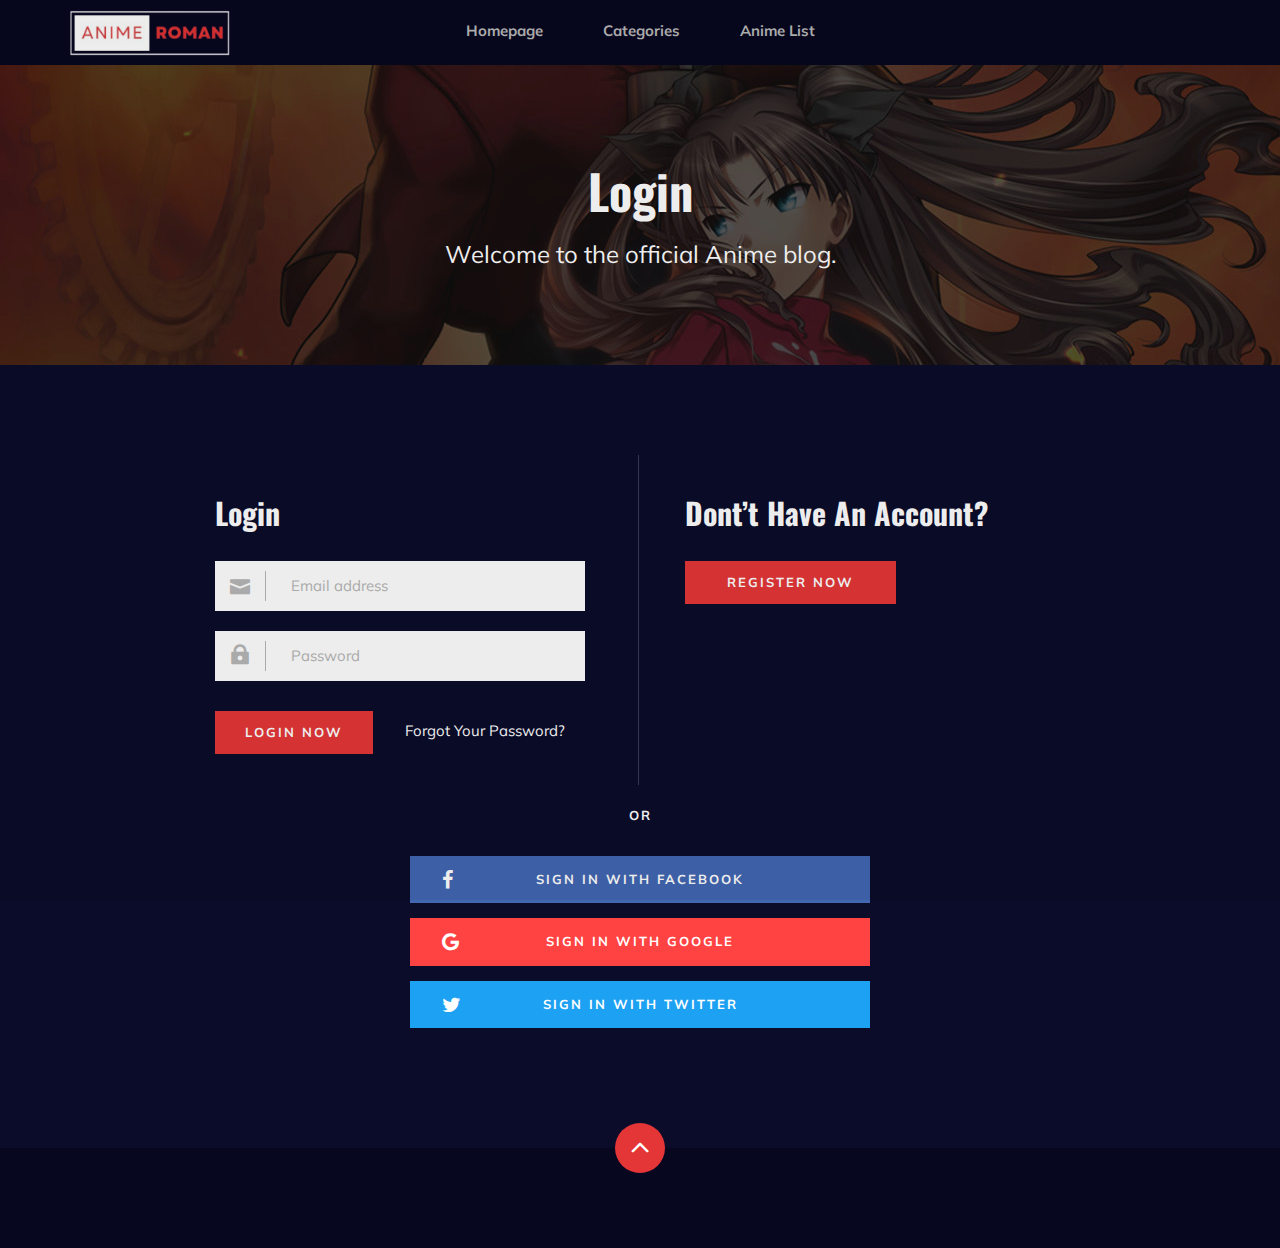
<file: login.html>
<!DOCTYPE html>
<html lang="zxx">

<head>
    <meta charset="UTF-8">
    <meta name="description" content="Anime Template">
    <meta name="keywords" content="Anime, unica, creative, html">
    <meta name="viewport" content="width=device-width, initial-scale=1.0">
    <meta http-equiv="X-UA-Compatible" content="ie=edge">
    <title>Anime | Template</title>

    <!-- Google Font -->
    <link href="https://fonts.googleapis.com/css2?family=Oswald:wght@300;400;500;600;700&display=swap" rel="stylesheet">
    <link href="https://fonts.googleapis.com/css2?family=Mulish:wght@300;400;500;600;700;800;900&display=swap"
    rel="stylesheet">

    <!-- Css Styles -->
    <link rel="stylesheet" href="css/bootstrap.min.css" type="text/css">
    <link rel="stylesheet" href="css/font-awesome.min.css" type="text/css">
    <link rel="stylesheet" href="css/elegant-icons.css" type="text/css">
    <link rel="stylesheet" href="css/plyr.css" type="text/css">
    <link rel="stylesheet" href="css/nice-select.css" type="text/css">
    <link rel="stylesheet" href="css/owl.carousel.min.css" type="text/css">
    <link rel="stylesheet" href="css/slicknav.min.css" type="text/css">
    <link rel="stylesheet" href="css/style.css" type="text/css">
</head>

<body>
    <!-- Page Preloder -->
    <div id="preloder">
        <div class="loader"></div>
    </div>

    <!-- Header Section Begin -->
    <header class="header">
        <div class="container">
            <div class="row">
                <div class="col-lg-2">
                    <div class="header__logo">
                        <a href="./index.html">
                            <img style="height: 46px " src="img/main-logo.png" alt="">
                        </a>
                    </div>
                </div>
                <div class="col-lg-8">
                    <div class="header__nav">
                        <nav class="header__menu mobile-menu">
                            <ul>
                                <li><a href="./index.html">Homepage</a></li>
                                <li><a href="./categories.html">Categories</a></li>
                                <li><a href="anime-list.html">Anime List</a></li>
                            </ul>
                        </nav>
                    </div>
                </div>
                <div class="col-lg-2">
                    <!--<div class="header__right">
                        <a href="#" class="search-switch"><span class="icon_search"></span></a>
                        <a href="./login.html"><span class="icon_profile"></span></a>
                    </div>-->
                </div>
            </div>
            <div id="mobile-menu-wrap"></div>
        </div>
    </header>
    <!-- Header End -->

    <!-- Normal Breadcrumb Begin -->
    <section class="normal-breadcrumb set-bg" data-setbg="img/normal-breadcrumb.jpg">
        <div class="container">
            <div class="row">
                <div class="col-lg-12 text-center">
                    <div class="normal__breadcrumb__text">
                        <h2>Login</h2>
                        <p>Welcome to the official Anime blog.</p>
                    </div>
                </div>
            </div>
        </div>
    </section>
    <!-- Normal Breadcrumb End -->

    <!-- Login Section Begin -->
    <section class="login spad">
        <div class="container">
            <div class="row">
                <div class="col-lg-6">
                    <div class="login__form">
                        <h3>Login</h3>
                        <form action="#">
                            <div class="input__item">
                                <input type="text" placeholder="Email address">
                                <span class="icon_mail"></span>
                            </div>
                            <div class="input__item">
                                <input type="text" placeholder="Password">
                                <span class="icon_lock"></span>
                            </div>
                            <button type="submit" class="site-btn">Login Now</button>
                        </form>
                        <a href="#" class="forget_pass">Forgot Your Password?</a>
                    </div>
                </div>
                <div class="col-lg-6">
                    <div class="login__register">
                        <h3>Dont’t Have An Account?</h3>
                        <a href="#" class="primary-btn">Register Now</a>
                    </div>
                </div>
            </div>
            <div class="login__social">
                <div class="row d-flex justify-content-center">
                    <div class="col-lg-6">
                        <div class="login__social__links">
                            <span>or</span>
                            <ul>
                                <li><a href="#" class="facebook"><i class="fa fa-facebook"></i> Sign in With
                                Facebook</a></li>
                                <li><a href="#" class="google"><i class="fa fa-google"></i> Sign in With Google</a></li>
                                <li><a href="#" class="twitter"><i class="fa fa-twitter"></i> Sign in With Twitter</a>
                                </li>
                            </ul>
                        </div>
                    </div>
                </div>
            </div>
        </div>
    </section>
    <!-- Login Section End -->

    <!-- Footer Section Begin -->
    <footer class="footer">
        <div class="page-up">
            <a href="#" id="scrollToTopButton"><span class="arrow_carrot-up"></span></a>
        </div>
        <div class="container">
            <div class="row">
                <div class="col-lg-3">
                </div>
                <div class="col-lg-6">
              </div>
          </div>
      </footer>
      <!-- Footer Section End -->

      <!-- Search model Begin -->
      <div class="search-model">
        <div class="h-100 d-flex align-items-center justify-content-center">
            <div class="search-close-switch"><i class="icon_close"></i></div>
            <form class="search-model-form">
                <input type="text" id="search-input" placeholder="Search here.....">
            </form>
        </div>
    </div>
    <!-- Search model end -->

    <!-- Js Plugins -->
    <script src="js/jquery-3.3.1.min.js"></script>
    <script src="js/bootstrap.min.js"></script>
    <script src="js/player.js"></script>
    <script src="js/jquery.nice-select.min.js"></script>
    <script src="js/mixitup.min.js"></script>
    <script src="js/jquery.slicknav.js"></script>
    <script src="js/owl.carousel.min.js"></script>
    <script src="js/main.js"></script>


</body>

</html>
</file>
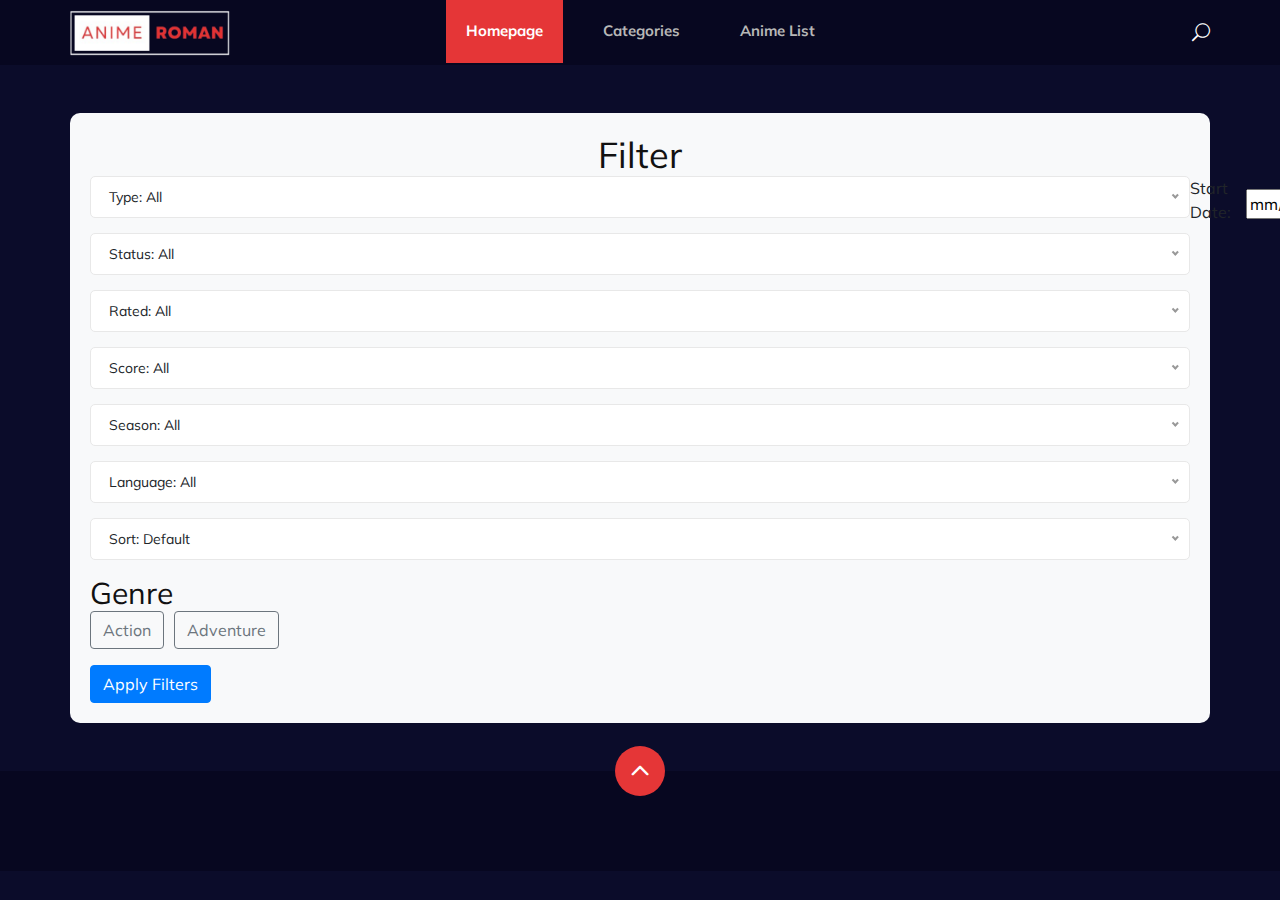
<file: search-results.html>
<!DOCTYPE html>
<html lang="zxx">

<head>
    <meta charset="UTF-8">
    <meta name="description" content="Anime Template">
    <meta name="keywords" content="Anime, unica, creative, html">
    <meta name="viewport" content="width=device-width, initial-scale=1.0">
    <meta http-equiv="X-UA-Compatible" content="ie=edge">
    <title>Anime | Template</title>

    <!-- Google Font -->
    <link href="https://fonts.googleapis.com/css2?family=Oswald:wght@300;400;500;600;700&display=swap" rel="stylesheet">
    <link href="https://fonts.googleapis.com/css2?family=Mulish:wght@300;400;500;600;700;800;900&display=swap"
    rel="stylesheet">
    <!-- Google Font -->

    <!-- Css Styles -->
    <link rel="stylesheet" href="css/bootstrap.min.css" type="text/css">
    <link rel="stylesheet" href="css/font-awesome.min.css" type="text/css">
    <link rel="stylesheet" href="css/elegant-icons.css" type="text/css">
    <link rel="stylesheet" href="css/plyr.css" type="text/css">
    <link rel="stylesheet" href="css/nice-select.css" type="text/css">
    <link rel="stylesheet" href="css/owl.carousel.min.css" type="text/css">
    <link rel="stylesheet" href="css/slicknav.min.css" type="text/css">
    <link rel="stylesheet" href="css/style.css" type="text/css">
    <link rel="stylesheet" href="css/search-style.css" type="text/css">
    <!-- Css Styles -->
</head>

<body>

    <!-- Header Section Begin -->
    <header class="header">
        <div class="container">
            <div class="row">
                <div class="col-lg-2">
                    <div class="header__logo">
                        <a href="./index.html">
                            <img style="height: 46px " src="img/main-logo.png" alt="">
                        </a>
                    </div>
                </div>
                <div class="col-lg-8">
                    <div class="header__nav">
                        <nav class="header__menu mobile-menu">
                            <ul>
                                <li class="active"><a href="./index.html">Homepage</a></li>
                                <li><a href="./categories.html">Categories</a></li>
                                <li><a href="anime-list.html">Anime List</a></li>
                            </ul>
                        </nav>
                    </div>
                </div>
                <div class="col-lg-2">
                    <div class="header__right">
                        <a href="#" class="search-switch"><span class="icon_search"></span></a>
                        <!--<a href="./login.html"><span class="icon_profile"></span></a>
                    </div>-->
                </div>
            </div>
            <div id="mobile-menu-wrap"></div>
        </div>
    </header>
    <!-- Header End -->


    <div class="container mt-5">
        <div class="filter-section">
            <div class="row">
                <div class="col-md-12">
                    <h2 class="text-center">Filter</h2>
                    <div class="filter-options">
                        <select id="filter-type" class="filter-select">
                            <option value="all">Type: All</option>
                            <option value="movie">Movie</option>
                            <option value="tv">TV</option>
                            <option value="ova">OVA</option>
                        </select>
                        <select id="filter-status" class="filter-select">
                            <option value="all">Status: All</option>
                            <option value="finished">Finished Airing</option>
                            <option value="airing">Currently Airing</option>
                            <option value="not_yet_aired">Not Yet Aired</option>
                        </select>
                        <select id="filter-rated" class="filter-select">
                            <option value="all">Rated: All</option>
                            <option value="g">G</option>
                            <option value="pg">PG</option>
                            <option value="pg13">PG-13</option>
                            <option value="r">R</option>
                        </select>
                        <select id="filter-score" class="filter-select">
                            <option value="all">Score: All</option>
                            <option value="1">1</option>
                            <option value="2">2</option>
                            <option value="3">3</option>
                            <option value="4">4</option>
                            <option value="5">5</option>
                            <option value="6">6</option>
                            <option value="7">7</option>
                            <option value="8">8</option>
                            <option value="9">9</option>
                            <option value="10">10</option>
                        </select>
                        <select id="filter-season" class="filter-select">
                            <option value="all">Season: All</option>
                            <option value="spring">Spring</option>
                            <option value="summer">Summer</option>
                            <option value="fall">Fall</option>
                            <option value="winter">Winter</option>
                        </select>
                        <select id="filter-language" class="filter-select">
                            <option value="all">Language: All</option>
                            <option value="sub">Sub</option>
                            <option value="dub">Dub</option>
                            <option value="sub_dub">Sub & Dub</option>
                        </select>
                        <div class="date-range">
                            <label for="start-date">Start Date:</label>
                            <input type="date" id="start-date">
                            <label for="end-date">End Date:</label>
                            <input type="date" id="end-date">
                        </div>
                        <select id="filter-sort" class="filter-select">
                            <option value="default">Sort: Default</option>
                            <option value="recently_added">Recently Added</option>
                            <option value="recently_updated">Recently Updated</option>
                            <option value="score">Score</option>
                            <option value="name">Name A-Z</option>
                            <option value="released_date">Released Date</option>
                            <option value="most_watched">Most Watched</option>
                        </select>
                    </div>
                    <div class="filter-genre">
                        <h3>Genre</h3>
                        <div class="genre-tags">
                            <button class="btn btn-outline-secondary">Action</button>
                            <button class="btn btn-outline-secondary">Adventure</button>
                            <!-- Add more genre buttons as needed -->
                        </div>
                    </div>
                    <button class="btn btn-primary mt-3" onclick="applyFilters()">Apply Filters</button>
                </div>
            </div>
        </div>
        <div id="search-results" class="row mt-5">
            <!-- Search results will be displayed here -->
        </div>
    </div>

<!-- Footer Section Begin -->
<footer class="footer">
    <div class="page-up">
        <a href="#" id="scrollToTopButton"><span class="arrow_carrot-up"></span></a>
    </div>
    <div class="container">
        <div class="row">
            <div class="col-lg-3">
            </div>
            <div class="col-lg-6"></div>
      </div>
  </footer>
  <!-- Footer Section End -->

<!-- Js Plugins -->
<script src="js/jquery-3.3.1.min.js"></script>
<script src="js/bootstrap.min.js"></script>
<script src="js/player.js"></script>
<script src="js/jquery.nice-select.min.js"></script>
<script src="js/mixitup.min.js"></script>
<script src="js/jquery.slicknav.js"></script>
<script src="js/owl.carousel.min.js"></script>
<script src="js/main.js"></script>
<script src="js/main2.js"></script>
<script>
    // Initialize nice select
    $(document).ready(function() {
        $('select').niceSelect();
    });
</script>
<!-- Js Plugins -->

</body>

</html>
</file>
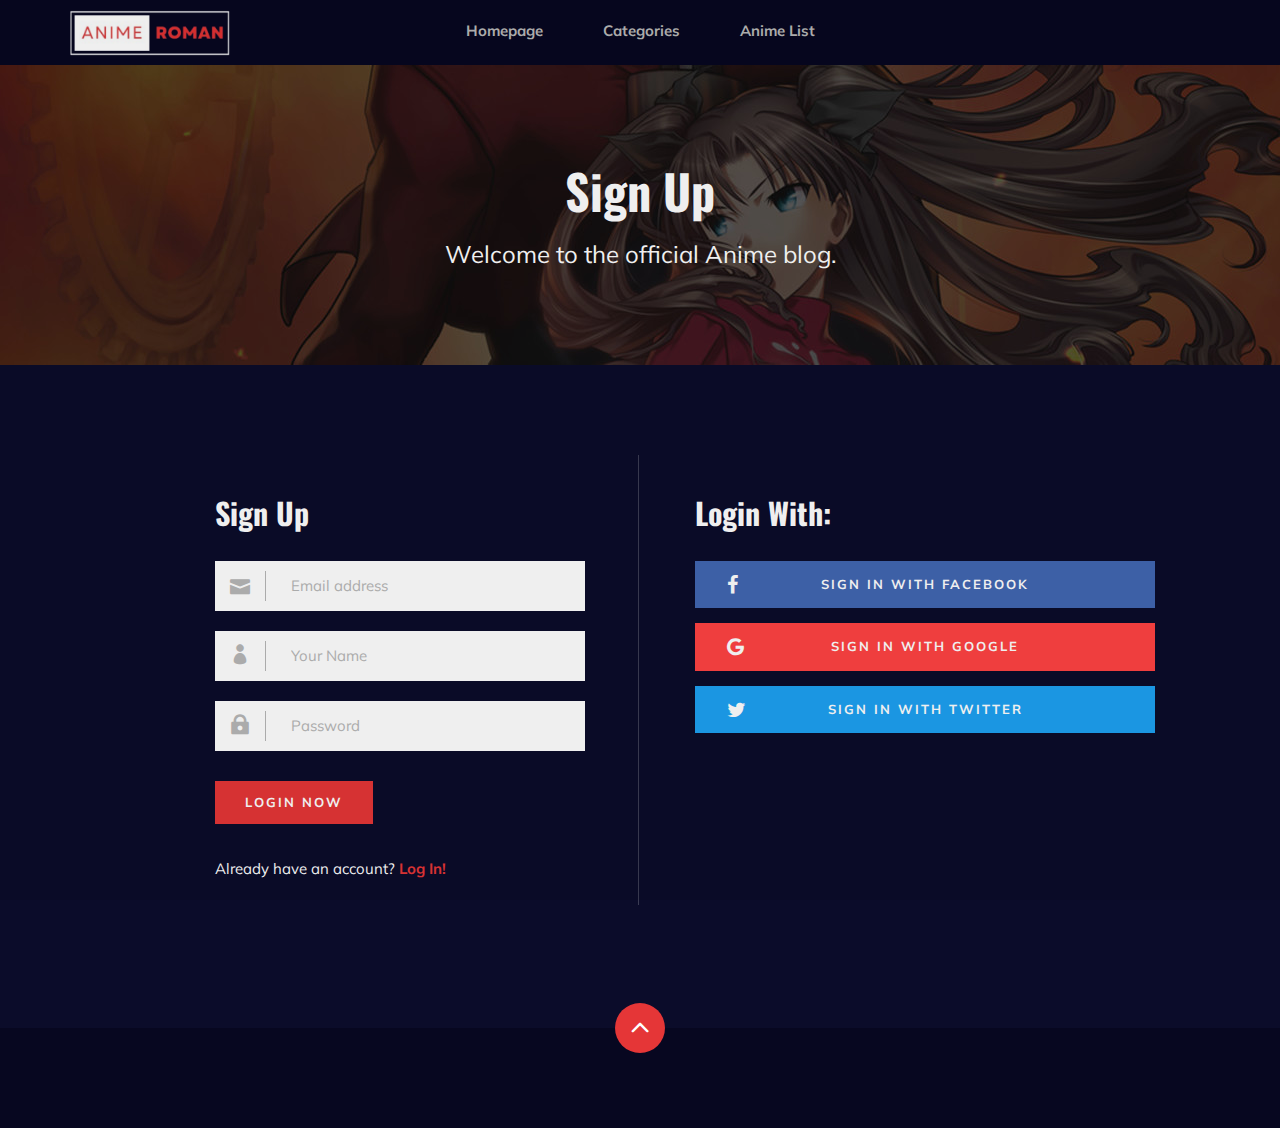
<file: signup.html>
<!DOCTYPE html>
<html lang="zxx">

<head>
    <meta charset="UTF-8">
    <meta name="description" content="Anime Template">
    <meta name="keywords" content="Anime, unica, creative, html">
    <meta name="viewport" content="width=device-width, initial-scale=1.0">
    <meta http-equiv="X-UA-Compatible" content="ie=edge">
    <title>Anime | Template</title>

    <!-- Google Font -->
    <link href="https://fonts.googleapis.com/css2?family=Oswald:wght@300;400;500;600;700&display=swap" rel="stylesheet">
    <link href="https://fonts.googleapis.com/css2?family=Mulish:wght@300;400;500;600;700;800;900&display=swap"
    rel="stylesheet">

    <!-- Css Styles -->
    <link rel="stylesheet" href="css/bootstrap.min.css" type="text/css">
    <link rel="stylesheet" href="css/font-awesome.min.css" type="text/css">
    <link rel="stylesheet" href="css/elegant-icons.css" type="text/css">
    <link rel="stylesheet" href="css/plyr.css" type="text/css">
    <link rel="stylesheet" href="css/nice-select.css" type="text/css">
    <link rel="stylesheet" href="css/owl.carousel.min.css" type="text/css">
    <link rel="stylesheet" href="css/slicknav.min.css" type="text/css">
    <link rel="stylesheet" href="css/style.css" type="text/css">
</head>

<body>
    <!-- Page Preloder -->
    <div id="preloder">
        <div class="loader"></div>
    </div>

    <!-- Header Section Begin -->
    <header class="header">
        <div class="container">
            <div class="row">
                <div class="col-lg-2">
                    <div class="header__logo">
                        <a href="./index.html">
                            <img style="height: 46px " src="img/main-logo.png" alt="">
                        </a>
                    </div>
                </div>
                <div class="col-lg-8">
                    <div class="header__nav">
                        <nav class="header__menu mobile-menu">
                            <ul>
                                <li><a href="./index.html">Homepage</a></li>
                                <li><a href="./categories.html">Categories</a></li>
                                <li><a href="anime-list.html">Anime List</a></li>
                            </ul>
                        </nav>
                    </div>
                </div>
                <div class="col-lg-2">
                    <!--<div class="header__right">
                        <a href="#" class="search-switch"><span class="icon_search"></span></a>
                        <a href="./login.html"><span class="icon_profile"></span></a>
                    </div>-->
                </div>
            </div>
            <div id="mobile-menu-wrap"></div>
        </div>
    </header>
    <!-- Header End -->

    <!-- Normal Breadcrumb Begin -->
    <section class="normal-breadcrumb set-bg" data-setbg="img/normal-breadcrumb.jpg">
        <div class="container">
            <div class="row">
                <div class="col-lg-12 text-center">
                    <div class="normal__breadcrumb__text">
                        <h2>Sign Up</h2>
                        <p>Welcome to the official Anime blog.</p>
                    </div>
                </div>
            </div>
        </div>
    </section>
    <!-- Normal Breadcrumb End -->

    <!-- Signup Section Begin -->
    <section class="signup spad">
        <div class="container">
            <div class="row">
                <div class="col-lg-6">
                    <div class="login__form">
                        <h3>Sign Up</h3>
                        <form action="#">
                            <div class="input__item">
                                <input type="text" placeholder="Email address">
                                <span class="icon_mail"></span>
                            </div>
                            <div class="input__item">
                                <input type="text" placeholder="Your Name">
                                <span class="icon_profile"></span>
                            </div>
                            <div class="input__item">
                                <input type="text" placeholder="Password">
                                <span class="icon_lock"></span>
                            </div>
                            <button type="submit" class="site-btn">Login Now</button>
                        </form>
                        <h5>Already have an account? <a href="#">Log In!</a></h5>
                    </div>
                </div>
                <div class="col-lg-6">
                    <div class="login__social__links">
                        <h3>Login With:</h3>
                        <ul>
                            <li><a href="#" class="facebook"><i class="fa fa-facebook"></i> Sign in With Facebook</a>
                            </li>
                            <li><a href="#" class="google"><i class="fa fa-google"></i> Sign in With Google</a></li>
                            <li><a href="#" class="twitter"><i class="fa fa-twitter"></i> Sign in With Twitter</a></li>
                        </ul>
                    </div>
                </div>
            </div>
        </div>
    </section>
    <!-- Signup Section End -->

    <!-- Footer Section Begin -->
    <footer class="footer">
        <div class="page-up">
            <a href="#" id="scrollToTopButton"><span class="arrow_carrot-up"></span></a>
        </div>
        <div class="container">
            <div class="row">
                <div class="col-lg-3">
                </div>
                <div class="col-lg-6">
              </div>
          </div>
      </footer>
      <!-- Footer Section End -->

      <!-- Search model Begin -->
      <div class="search-model">
        <div class="h-100 d-flex align-items-center justify-content-center">
            <div class="search-close-switch"><i class="icon_close"></i></div>
            <form class="search-model-form">
                <input type="text" id="search-input" placeholder="Search here.....">
            </form>
        </div>
    </div>
    <!-- Search model end -->

    <!-- Js Plugins -->
    <script src="js/jquery-3.3.1.min.js"></script>
    <script src="js/bootstrap.min.js"></script>
    <script src="js/player.js"></script>
    <script src="js/jquery.nice-select.min.js"></script>
    <script src="js/mixitup.min.js"></script>
    <script src="js/jquery.slicknav.js"></script>
    <script src="js/owl.carousel.min.js"></script>
    <script src="js/main.js"></script>

</body>

</html>
</file>
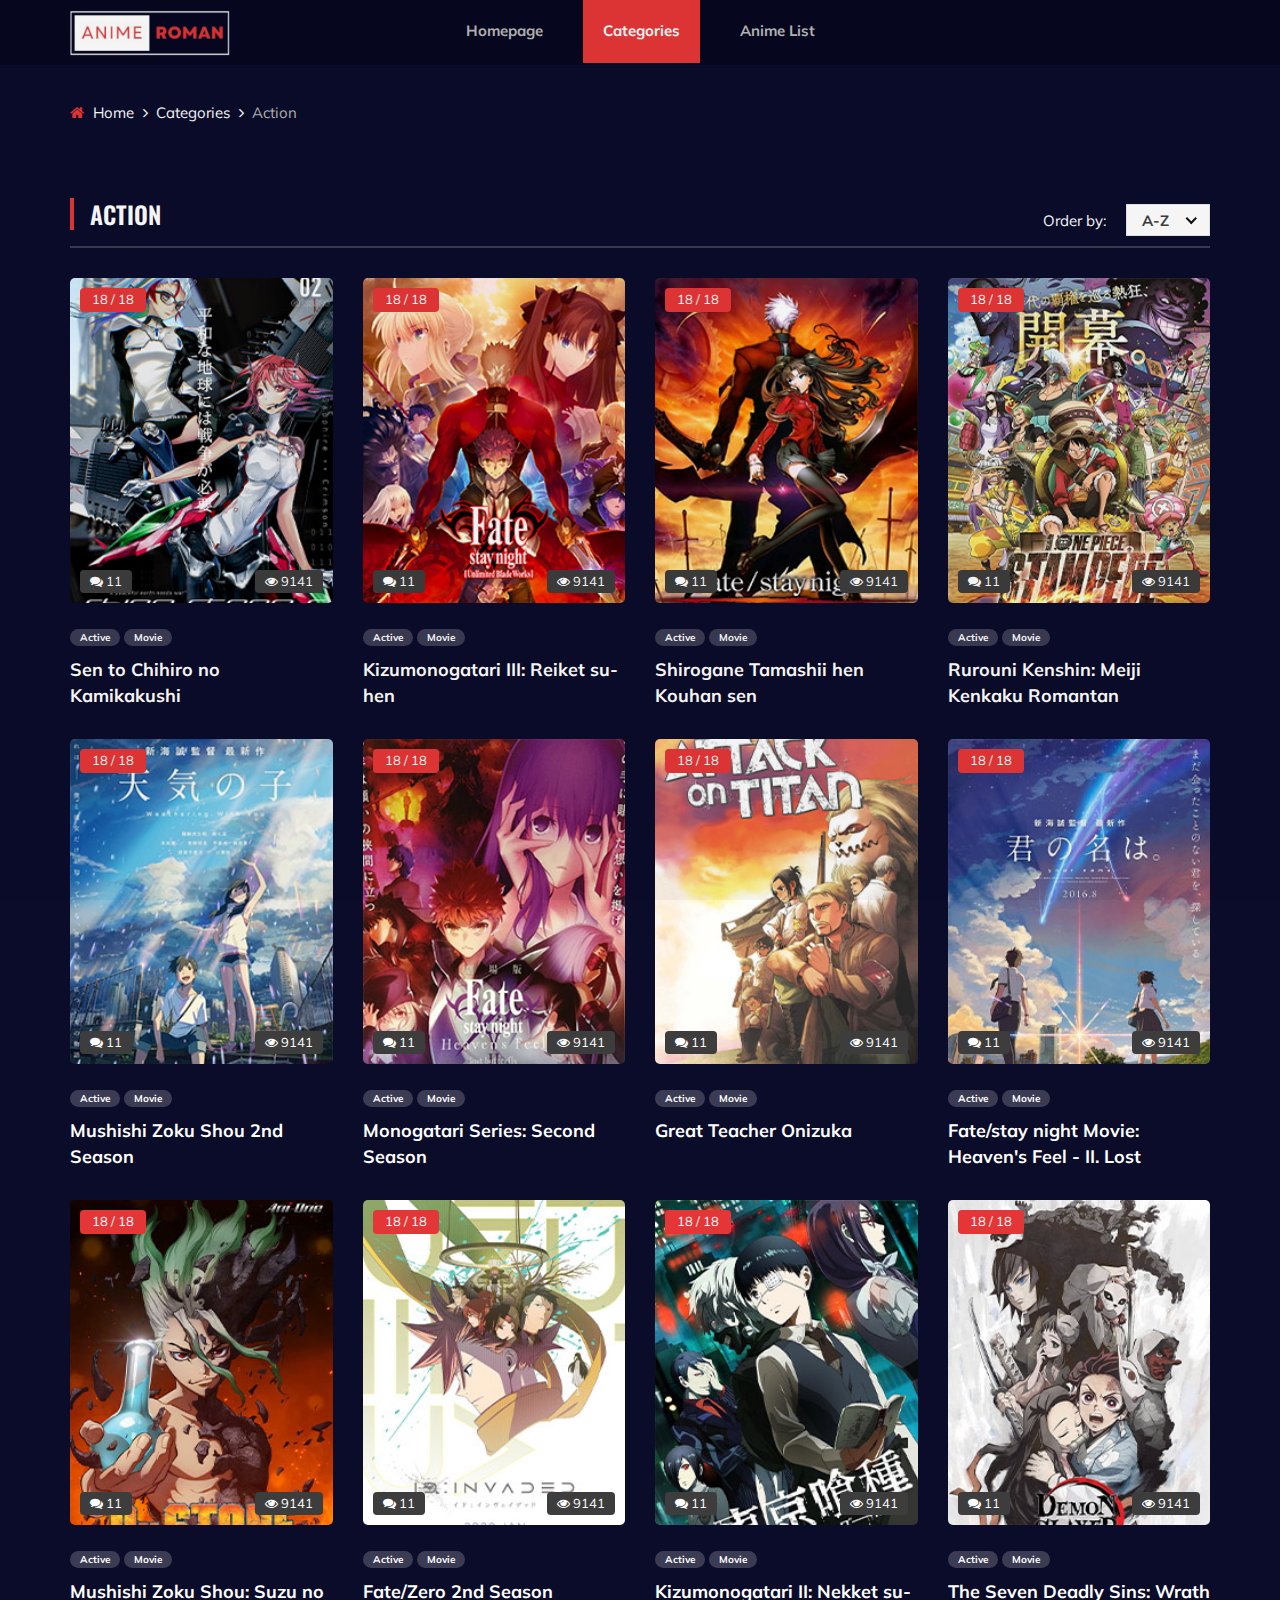
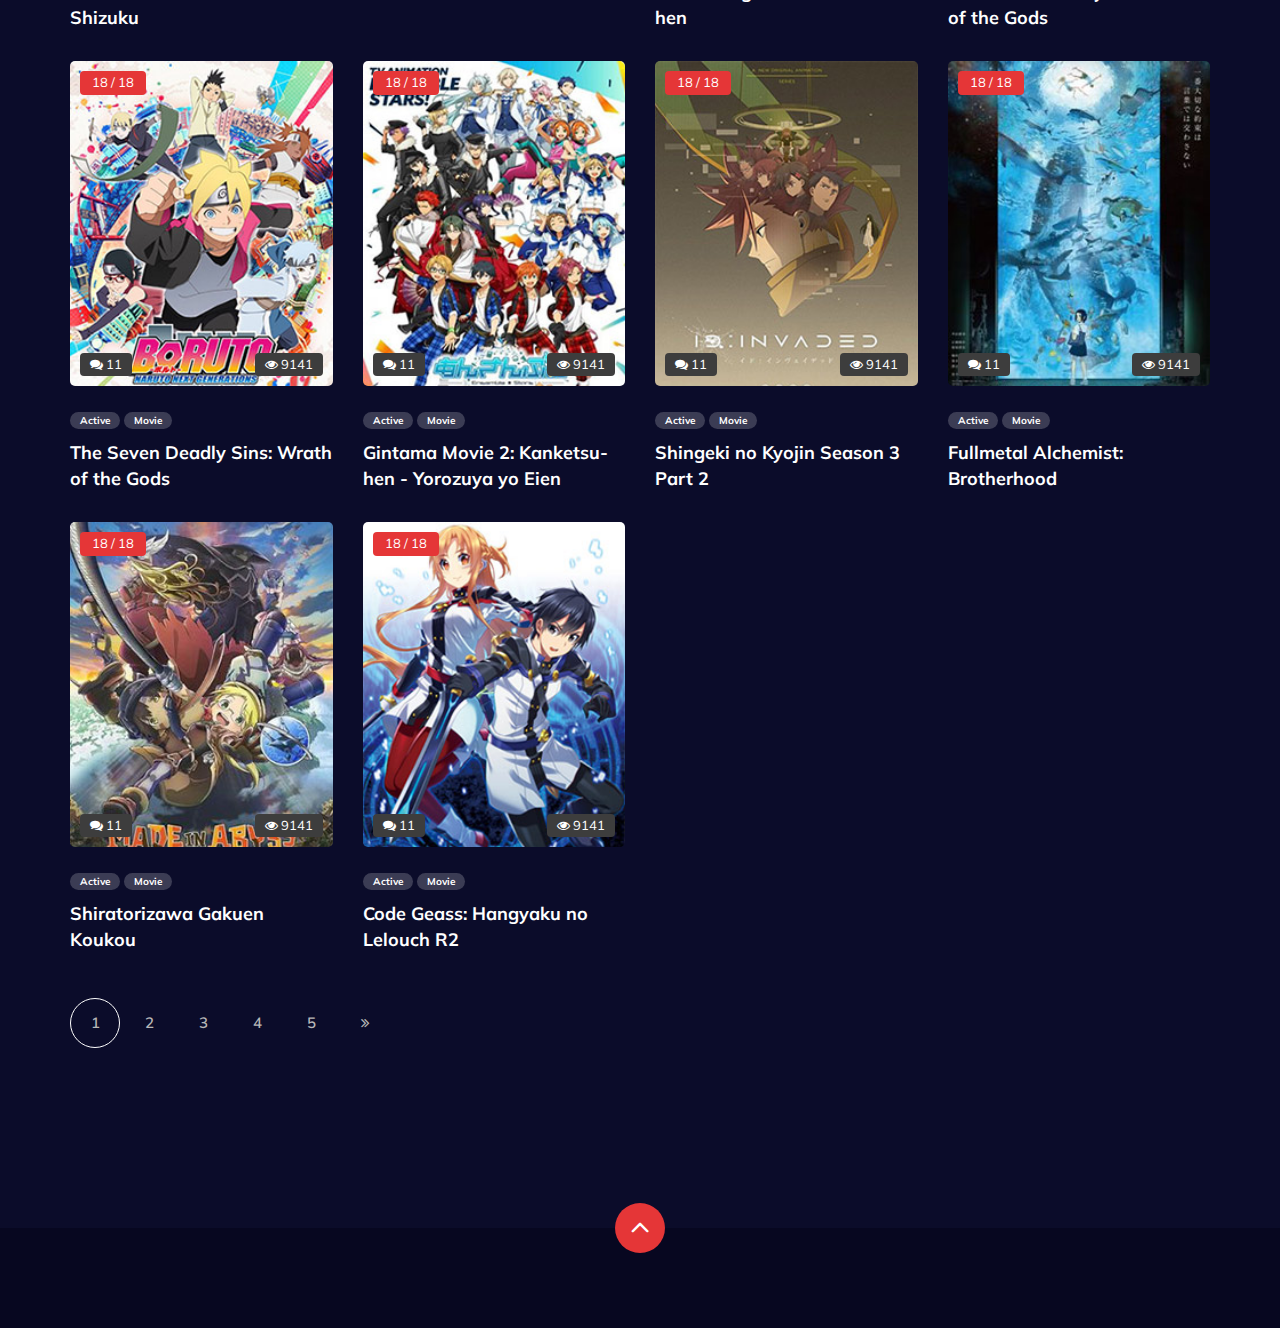
<file: categories/action.html>
<!DOCTYPE html>
<html lang="zxx">

<head>
    <meta charset="UTF-8">
    <meta name="description" content="Anime Template">
    <meta name="keywords" content="Anime, unica, creative, html">
    <meta name="viewport" content="width=device-width, initial-scale=1.0">
    <meta http-equiv="X-UA-Compatible" content="ie=edge">
    <title>Anime | Template</title>

    <!-- Google Font -->
    <link href="https://fonts.googleapis.com/css2?family=Oswald:wght@300;400;500;600;700&display=swap" rel="stylesheet">
    <link href="https://fonts.googleapis.com/css2?family=Mulish:wght@300;400;500;600;700;800;900&display=swap"
    rel="stylesheet">

    <!-- Css Styles -->
    <link rel="stylesheet" href="../css/bootstrap.min.css" type="text/css">
    <link rel="stylesheet" href="../css/font-awesome.min.css" type="text/css">
    <link rel="stylesheet" href="../css/elegant-icons.css" type="text/css">
    <link rel="stylesheet" href="../css/plyr.css" type="text/css">
    <link rel="stylesheet" href="../css/nice-select.css" type="text/css">
    <link rel="stylesheet" href="../css/owl.carousel.min.css" type="text/css">
    <link rel="stylesheet" href="../css/slicknav.min.css" type="text/css">
    <link rel="stylesheet" href="../css/style.css" type="text/css">
</head>

<body>
    <!-- Page Preloder -->
    <div id="preloder">
        <div class="loader"></div>
    </div>

    <!-- Header Section Begin -->
    <header class="header">
        <div class="container">
            <div class="row">
                <div class="col-lg-2">
                    <div class="header__logo">
                        <a href="./index.html">
                            <img style="height: 46px " src="../img/main-logo.png" alt="">
                        </a>
                    </div>
                </div>
                <div class="col-lg-8">
                    <div class="header__nav">
                        <nav class="header__menu mobile-menu">
                            <ul>
                                <li><a href="../index.html">Homepage</a></li>
                                <li class="active"><a>Categories </a>
                                    <ul class="dropdown">
                                        <li><a href="./all-categories.html">All Categories</a></li>
                                        <li><a href="./action.html">Action</a></li>
                                        <li><a href="./adventure.html">Adventure</a></li>
                                        <li><a href="./comedy.html">Comedy</a></li>
                                        <li><a href="./drama.html">Drama</a></li>
                                        <li><a href="./slice-of-life.html">Slice of Life</a></li>
                                        <li><a href="./fantasy.html">Fantasy</a></li>
                                        <li><a href="./magic.html">Magic</a></li>
                                        <li><a href="./supernatural.html">Supernatural</a></li>
                                        <li><a href="./horror.html">Horror</a></li>
                                        <li><a href="./mystery.html">Mystery</a></li>
                                        <li><a href="./psychological.html">Psychological</a></li>
                                        <li><a href="./romance.html">Romance</a></li>
                                        <li><a href="./sci-fi.html">Sci-Fi 2</a></li>
                                    </ul>
                                </li>
                                <li><a href="anime-list.html">Anime List</a></li>
                            </ul>
                        </nav>
                    </div>
                </div>
                <div class="col-lg-2">
                    <!--<div class="header__right">
                        <a href="#" class="search-switch"><span class="icon_search"></span></a>
                        <a href="./login.html"><span class="icon_profile"></span></a>
                    </div>-->
                </div>
            </div>
            <div id="mobile-menu-wrap"></div>
        </div>
    </header>
    <!-- Header End -->

    <!-- Breadcrumb Begin -->
    <div class="breadcrumb-option">
        <div class="container">
            <div class="row">
                <div class="col-lg-12">
                    <div class="breadcrumb__links">
                        <a href="../index.html"><i class="fa fa-home"></i> Home</a>
                        <a href="./all-categories.html">Categories</a>
                        <span>Action</span>
                    </div>
                </div>
            </div>
        </div>
    </div>
    <!-- Breadcrumb End -->

    <!-- Product Section Begin -->
    <section class="product-page spad">
        <div class="container">
            <div class="row">
                <div class="col-lg-12">
                    <div class="product__page__content">
                        <div class="product__page__title">
                            <div class="row">
                                <div class="col-lg-8 col-md-8 col-sm-6">
                                    <div class="section-title">
                                        <h4>Action</h4>
                                    </div>
                                </div>
                                <div class="col-lg-4 col-md-4 col-sm-6">
                                    <div class="product__page__filter">
                                        <p>Order by:</p>
                                        <select>
                                            <option value="">A-Z</option>
                                        </select>
                                    </div>
                                </div>
                            </div>
                        </div>
                        <div class="row">
                            <div class="col-lg-3 col-md-6 col-sm-6">
                                <div class="product__item">
                                    <div class="product__item__pic set-bg" data-setbg="../img/popular/popular-1.jpg">
                                        <div class="ep">18 / 18</div>
                                        <div class="comment"><i class="fa fa-comments"></i> 11</div>
                                        <div class="view"><i class="fa fa-eye"></i> 9141</div>
                                    </div>
                                    <div class="product__item__text">
                                        <ul>
                                            <li>Active</li>
                                            <li>Movie</li>
                                        </ul>
                                        <h5><a href="#">Sen to Chihiro no Kamikakushi</a></h5>
                                    </div>
                                </div>
                            </div>
                            <div class="col-lg-3 col-md-6 col-sm-6">
                                <div class="product__item">
                                    <div class="product__item__pic set-bg" data-setbg="../img/popular/popular-2.jpg">
                                        <div class="ep">18 / 18</div>
                                        <div class="comment"><i class="fa fa-comments"></i> 11</div>
                                        <div class="view"><i class="fa fa-eye"></i> 9141</div>
                                    </div>
                                    <div class="product__item__text">
                                        <ul>
                                            <li>Active</li>
                                            <li>Movie</li>
                                        </ul>
                                        <h5><a href="#">Kizumonogatari III: Reiket su-hen</a></h5>
                                    </div>
                                </div>
                            </div>
                            <div class="col-lg-3 col-md-6 col-sm-6">
                                <div class="product__item">
                                    <div class="product__item__pic set-bg" data-setbg="../img/popular/popular-3.jpg">
                                        <div class="ep">18 / 18</div>
                                        <div class="comment"><i class="fa fa-comments"></i> 11</div>
                                        <div class="view"><i class="fa fa-eye"></i> 9141</div>
                                    </div>
                                    <div class="product__item__text">
                                        <ul>
                                            <li>Active</li>
                                            <li>Movie</li>
                                        </ul>
                                        <h5><a href="#">Shirogane Tamashii hen Kouhan sen</a></h5>
                                    </div>
                                </div>
                            </div>
                            <div class="col-lg-3 col-md-6 col-sm-6">
                                <div class="product__item">
                                    <div class="product__item__pic set-bg" data-setbg="../img/popular/popular-4.jpg">
                                        <div class="ep">18 / 18</div>
                                        <div class="comment"><i class="fa fa-comments"></i> 11</div>
                                        <div class="view"><i class="fa fa-eye"></i> 9141</div>
                                    </div>
                                    <div class="product__item__text">
                                        <ul>
                                            <li>Active</li>
                                            <li>Movie</li>
                                        </ul>
                                        <h5><a href="#">Rurouni Kenshin: Meiji Kenkaku Romantan</a></h5>
                                    </div>
                                </div>
                            </div>
                            <div class="col-lg-3 col-md-6 col-sm-6">
                                <div class="product__item">
                                    <div class="product__item__pic set-bg" data-setbg="../img/popular/popular-5.jpg">
                                        <div class="ep">18 / 18</div>
                                        <div class="comment"><i class="fa fa-comments"></i> 11</div>
                                        <div class="view"><i class="fa fa-eye"></i> 9141</div>
                                    </div>
                                    <div class="product__item__text">
                                        <ul>
                                            <li>Active</li>
                                            <li>Movie</li>
                                        </ul>
                                        <h5><a href="#">Mushishi Zoku Shou 2nd Season</a></h5>
                                    </div>
                                </div>
                            </div>
                            <div class="col-lg-3 col-md-6 col-sm-6">
                                <div class="product__item">
                                    <div class="product__item__pic set-bg" data-setbg="../img/popular/popular-6.jpg">
                                        <div class="ep">18 / 18</div>
                                        <div class="comment"><i class="fa fa-comments"></i> 11</div>
                                        <div class="view"><i class="fa fa-eye"></i> 9141</div>
                                    </div>
                                    <div class="product__item__text">
                                        <ul>
                                            <li>Active</li>
                                            <li>Movie</li>
                                        </ul>
                                        <h5><a href="#">Monogatari Series: Second Season</a></h5>
                                    </div>
                                </div>
                            </div>
                            <div class="col-lg-3 col-md-6 col-sm-6">
                                <div class="product__item">
                                    <div class="product__item__pic set-bg" data-setbg="../img/recent/recent-1.jpg">
                                        <div class="ep">18 / 18</div>
                                        <div class="comment"><i class="fa fa-comments"></i> 11</div>
                                        <div class="view"><i class="fa fa-eye"></i> 9141</div>
                                    </div>
                                    <div class="product__item__text">
                                        <ul>
                                            <li>Active</li>
                                            <li>Movie</li>
                                        </ul>
                                        <h5><a href="#">Great Teacher Onizuka</a></h5>
                                    </div>
                                </div>
                            </div>
                            <div class="col-lg-3 col-md-6 col-sm-6">
                                <div class="product__item">
                                    <div class="product__item__pic set-bg" data-setbg="../img/recent/recent-2.jpg">
                                        <div class="ep">18 / 18</div>
                                        <div class="comment"><i class="fa fa-comments"></i> 11</div>
                                        <div class="view"><i class="fa fa-eye"></i> 9141</div>
                                    </div>
                                    <div class="product__item__text">
                                        <ul>
                                            <li>Active</li>
                                            <li>Movie</li>
                                        </ul>
                                        <h5><a href="#">Fate/stay night Movie: Heaven's Feel - II. Lost</a></h5>
                                    </div>
                                </div>
                            </div>
                            <div class="col-lg-3 col-md-6 col-sm-6">
                                <div class="product__item">
                                    <div class="product__item__pic set-bg" data-setbg="../img/recent/recent-3.jpg">
                                        <div class="ep">18 / 18</div>
                                        <div class="comment"><i class="fa fa-comments"></i> 11</div>
                                        <div class="view"><i class="fa fa-eye"></i> 9141</div>
                                    </div>
                                    <div class="product__item__text">
                                        <ul>
                                            <li>Active</li>
                                            <li>Movie</li>
                                        </ul>
                                        <h5><a href="#">Mushishi Zoku Shou: Suzu no Shizuku</a></h5>
                                    </div>
                                </div>
                            </div>
                            <div class="col-lg-3 col-md-6 col-sm-6">
                                <div class="product__item">
                                    <div class="product__item__pic set-bg" data-setbg="../img/recent/recent-4.jpg">
                                        <div class="ep">18 / 18</div>
                                        <div class="comment"><i class="fa fa-comments"></i> 11</div>
                                        <div class="view"><i class="fa fa-eye"></i> 9141</div>
                                    </div>
                                    <div class="product__item__text">
                                        <ul>
                                            <li>Active</li>
                                            <li>Movie</li>
                                        </ul>
                                        <h5><a href="#">Fate/Zero 2nd Season</a></h5>
                                    </div>
                                </div>
                            </div>
                            <div class="col-lg-3 col-md-6 col-sm-6">
                                <div class="product__item">
                                    <div class="product__item__pic set-bg" data-setbg="../img/recent/recent-5.jpg">
                                        <div class="ep">18 / 18</div>
                                        <div class="comment"><i class="fa fa-comments"></i> 11</div>
                                        <div class="view"><i class="fa fa-eye"></i> 9141</div>
                                    </div>
                                    <div class="product__item__text">
                                        <ul>
                                            <li>Active</li>
                                            <li>Movie</li>
                                        </ul>
                                        <h5><a href="#">Kizumonogatari II: Nekket su-hen</a></h5>
                                    </div>
                                </div>
                            </div>
                            <div class="col-lg-3 col-md-6 col-sm-6">
                                <div class="product__item">
                                    <div class="product__item__pic set-bg" data-setbg="../img/recent/recent-6.jpg">
                                        <div class="ep">18 / 18</div>
                                        <div class="comment"><i class="fa fa-comments"></i> 11</div>
                                        <div class="view"><i class="fa fa-eye"></i> 9141</div>
                                    </div>
                                    <div class="product__item__text">
                                        <ul>
                                            <li>Active</li>
                                            <li>Movie</li>
                                        </ul>
                                        <h5><a href="#">The Seven Deadly Sins: Wrath of the Gods</a></h5>
                                    </div>
                                </div>
                            </div>
                            <div class="col-lg-3 col-md-6 col-sm-6">
                                <div class="product__item">
                                    <div class="product__item__pic set-bg" data-setbg="../img/trending/trend-1.jpg">
                                        <div class="ep">18 / 18</div>
                                        <div class="comment"><i class="fa fa-comments"></i> 11</div>
                                        <div class="view"><i class="fa fa-eye"></i> 9141</div>
                                    </div>
                                    <div class="product__item__text">
                                        <ul>
                                            <li>Active</li>
                                            <li>Movie</li>
                                        </ul>
                                        <h5><a href="#">The Seven Deadly Sins: Wrath of the Gods</a></h5>
                                    </div>
                                </div>
                            </div>
                            <div class="col-lg-3 col-md-6 col-sm-6">
                                <div class="product__item">
                                    <div class="product__item__pic set-bg" data-setbg="../img/trending/trend-2.jpg">
                                        <div class="ep">18 / 18</div>
                                        <div class="comment"><i class="fa fa-comments"></i> 11</div>
                                        <div class="view"><i class="fa fa-eye"></i> 9141</div>
                                    </div>
                                    <div class="product__item__text">
                                        <ul>
                                            <li>Active</li>
                                            <li>Movie</li>
                                        </ul>
                                        <h5><a href="#">Gintama Movie 2: Kanketsu-hen - Yorozuya yo Eien</a></h5>
                                    </div>
                                </div>
                            </div>
                            <div class="col-lg-3 col-md-6 col-sm-6">
                                <div class="product__item">
                                    <div class="product__item__pic set-bg" data-setbg="../img/trending/trend-3.jpg">
                                        <div class="ep">18 / 18</div>
                                        <div class="comment"><i class="fa fa-comments"></i> 11</div>
                                        <div class="view"><i class="fa fa-eye"></i> 9141</div>
                                    </div>
                                    <div class="product__item__text">
                                        <ul>
                                            <li>Active</li>
                                            <li>Movie</li>
                                        </ul>
                                        <h5><a href="#">Shingeki no Kyojin Season 3 Part 2</a></h5>
                                    </div>
                                </div>
                            </div>
                            <div class="col-lg-3 col-md-6 col-sm-6">
                                <div class="product__item">
                                    <div class="product__item__pic set-bg" data-setbg="../img/trending/trend-4.jpg">
                                        <div class="ep">18 / 18</div>
                                        <div class="comment"><i class="fa fa-comments"></i> 11</div>
                                        <div class="view"><i class="fa fa-eye"></i> 9141</div>
                                    </div>
                                    <div class="product__item__text">
                                        <ul>
                                            <li>Active</li>
                                            <li>Movie</li>
                                        </ul>
                                        <h5><a href="#">Fullmetal Alchemist: Brotherhood</a></h5>
                                    </div>
                                </div>
                            </div>
                            <div class="col-lg-3 col-md-6 col-sm-6">
                                <div class="product__item">
                                    <div class="product__item__pic set-bg" data-setbg="../img/trending/trend-5.jpg">
                                        <div class="ep">18 / 18</div>
                                        <div class="comment"><i class="fa fa-comments"></i> 11</div>
                                        <div class="view"><i class="fa fa-eye"></i> 9141</div>
                                    </div>
                                    <div class="product__item__text">
                                        <ul>
                                            <li>Active</li>
                                            <li>Movie</li>
                                        </ul>
                                        <h5><a href="#">Shiratorizawa Gakuen Koukou</a></h5>
                                    </div>
                                </div>
                            </div>
                            <div class="col-lg-3 col-md-6 col-sm-6">
                                <div class="product__item">
                                    <div class="product__item__pic set-bg" data-setbg="../img/trending/trend-6.jpg">
                                        <div class="ep">18 / 18</div>
                                        <div class="comment"><i class="fa fa-comments"></i> 11</div>
                                        <div class="view"><i class="fa fa-eye"></i> 9141</div>
                                    </div>
                                    <div class="product__item__text">
                                        <ul>
                                            <li>Active</li>
                                            <li>Movie</li>
                                        </ul>
                                        <h5><a href="#">Code Geass: Hangyaku no Lelouch R2</a></h5>
                                    </div>
                                </div>
                            </div>
                        </div>
                    </div>
                    <div class="product__pagination">
                        <a href="#" class="current-page">1</a>
                        <a href="#">2</a>
                        <a href="#">3</a>
                        <a href="#">4</a>
                        <a href="#">5</a>
                        <a href="#"><i class="fa fa-angle-double-right"></i></a>
                    </div>
                </div>
                <div class="col-lg-4 col-md-6 col-sm-8">
                    <div class="product__sidebar">
                        <div class="product__sidebar__view">
                            <!--<div class="section-title">
                                <h5>Top Views</h5>
                            </div>
                            <ul class="filter__controls">
                                <li class="active" data-filter="*">Day</li>
                                <li data-filter=".week">Week</li>
                                <li data-filter=".month">Month</li>
                                <li data-filter=".years">Years</li>
                            </ul>
                            <div class="filter__gallery">
                                <div class="product__sidebar__view__item set-bg mix day years"
                                data-setbg="img/sidebar/tv-1.jpg">
                                <div class="ep">18 / ?</div>
                                <div class="view"><i class="fa fa-eye"></i> 9141</div>
                                <h5><a href="#">Boruto: Naruto next generations</a></h5>
                            </div>
                            <div class="product__sidebar__view__item set-bg mix month week"
                            data-setbg="img/sidebar/tv-2.jpg">
                            <div class="ep">18 / ?</div>
                            <div class="view"><i class="fa fa-eye"></i> 9141</div>
                            <h5><a href="#">The Seven Deadly Sins: Wrath of the Gods</a></h5>
                        </div>
                        <div class="product__sidebar__view__item set-bg mix week years"
                        data-setbg="img/sidebar/tv-3.jpg">
                        <div class="ep">18 / ?</div>
                        <div class="view"><i class="fa fa-eye"></i> 9141</div>
                        <h5><a href="#">Sword art online alicization war of underworld</a></h5>
                    </div>
                    <div class="product__sidebar__view__item set-bg mix years month"
                    data-setbg="img/sidebar/tv-4.jpg">
                    <div class="ep">18 / ?</div>
                    <div class="view"><i class="fa fa-eye"></i> 9141</div>
                    <h5><a href="#">Fate/stay night: Heaven's Feel I. presage flower</a></h5>
                </div>
                <div class="product__sidebar__view__item set-bg mix day"
                data-setbg="img/sidebar/tv-5.jpg">
                <div class="ep">18 / ?</div>
                <div class="view"><i class="fa fa-eye"></i> 9141</div>
                <h5><a href="#">Fate stay night unlimited blade works</a></h5>
            </div>
        </div>
    </div>
    <div class="product__sidebar__comment">
        <div class="section-title">
            <h5>New Comment</h5>
        </div>
        <div class="product__sidebar__comment__item">
            <div class="product__sidebar__comment__item__pic">
                <img src="img/sidebar/comment-1.jpg" alt="">
            </div>
            <div class="product__sidebar__comment__item__text">
                <ul>
                    <li>Active</li>
                    <li>Movie</li>
                </ul>
                <h5><a href="#">The Seven Deadly Sins: Wrath of the Gods</a></h5>
                <span><i class="fa fa-eye"></i> 19.141 Viewes</span>
            </div>
        </div>
        <div class="product__sidebar__comment__item">
            <div class="product__sidebar__comment__item__pic">
                <img src="img/sidebar/comment-2.jpg" alt="">
            </div>
            <div class="product__sidebar__comment__item__text">
                <ul>
                    <li>Active</li>
                    <li>Movie</li>
                </ul>
                <h5><a href="#">Shirogane Tamashii hen Kouhan sen</a></h5>
                <span><i class="fa fa-eye"></i> 19.141 Viewes</span>
            </div>
        </div>
        <div class="product__sidebar__comment__item">
            <div class="product__sidebar__comment__item__pic">
                <img src="img/sidebar/comment-3.jpg" alt="">
            </div>
            <div class="product__sidebar__comment__item__text">
                <ul>
                    <li>Active</li>
                    <li>Movie</li>
                </ul>
                <h5><a href="#">Kizumonogatari III: Reiket su-hen</a></h5>
                <span><i class="fa fa-eye"></i> 19.141 Viewes</span>
            </div>
        </div>
        <div class="product__sidebar__comment__item">
            <div class="product__sidebar__comment__item__pic">
                <img src="img/sidebar/comment-4.jpg" alt="">
            </div>
            <div class="product__sidebar__comment__item__text">
                <ul>
                    <li>Active</li>
                    <li>Movie</li>
                </ul>
                <h5><a href="#">Monogatari Series: Second Season</a></h5>
                <span><i class="fa fa-eye"></i> 19.141 Viewes</span>
            </div>
        </div>-->
    </div>
</div>
</div>
</div>
</div>
</section>
<!-- Product Section End -->

<!-- Footer Section Begin -->
<footer class="footer">
    <div class="page-up">
        <a href="#" id="scrollToTopButton"><span class="arrow_carrot-up"></span></a>
    </div>
    <div class="container">
        <div class="row">
            <div class="col-lg-3">
            </div>
            <div class="col-lg-6">
          </div>
      </div>
  </footer>
  <!-- Footer Section End -->

  <!-- Search model Begin -->
  <div class="search-model">
    <div class="h-100 d-flex align-items-center justify-content-center">
        <div class="search-close-switch"><i class="icon_close"></i></div>
        <form class="search-model-form">
            <input type="text" id="search-input" placeholder="Search here.....">
        </form>
    </div>
</div>
<!-- Search model end -->

<!-- Js Plugins -->
<script src="../js/jquery-3.3.1.min.js"></script>
<script src="../js/bootstrap.min.js"></script>
<script src="../js/player.js"></script>
<script src="../js/jquery.nice-select.min.js"></script>
<script src="../js/mixitup.min.js"></script>
<script src="../js/jquery.slicknav.js"></script>
<script src="../js/owl.carousel.min.js"></script>
<script src="../js/main.js"></script>

</body>

</html>
</file>
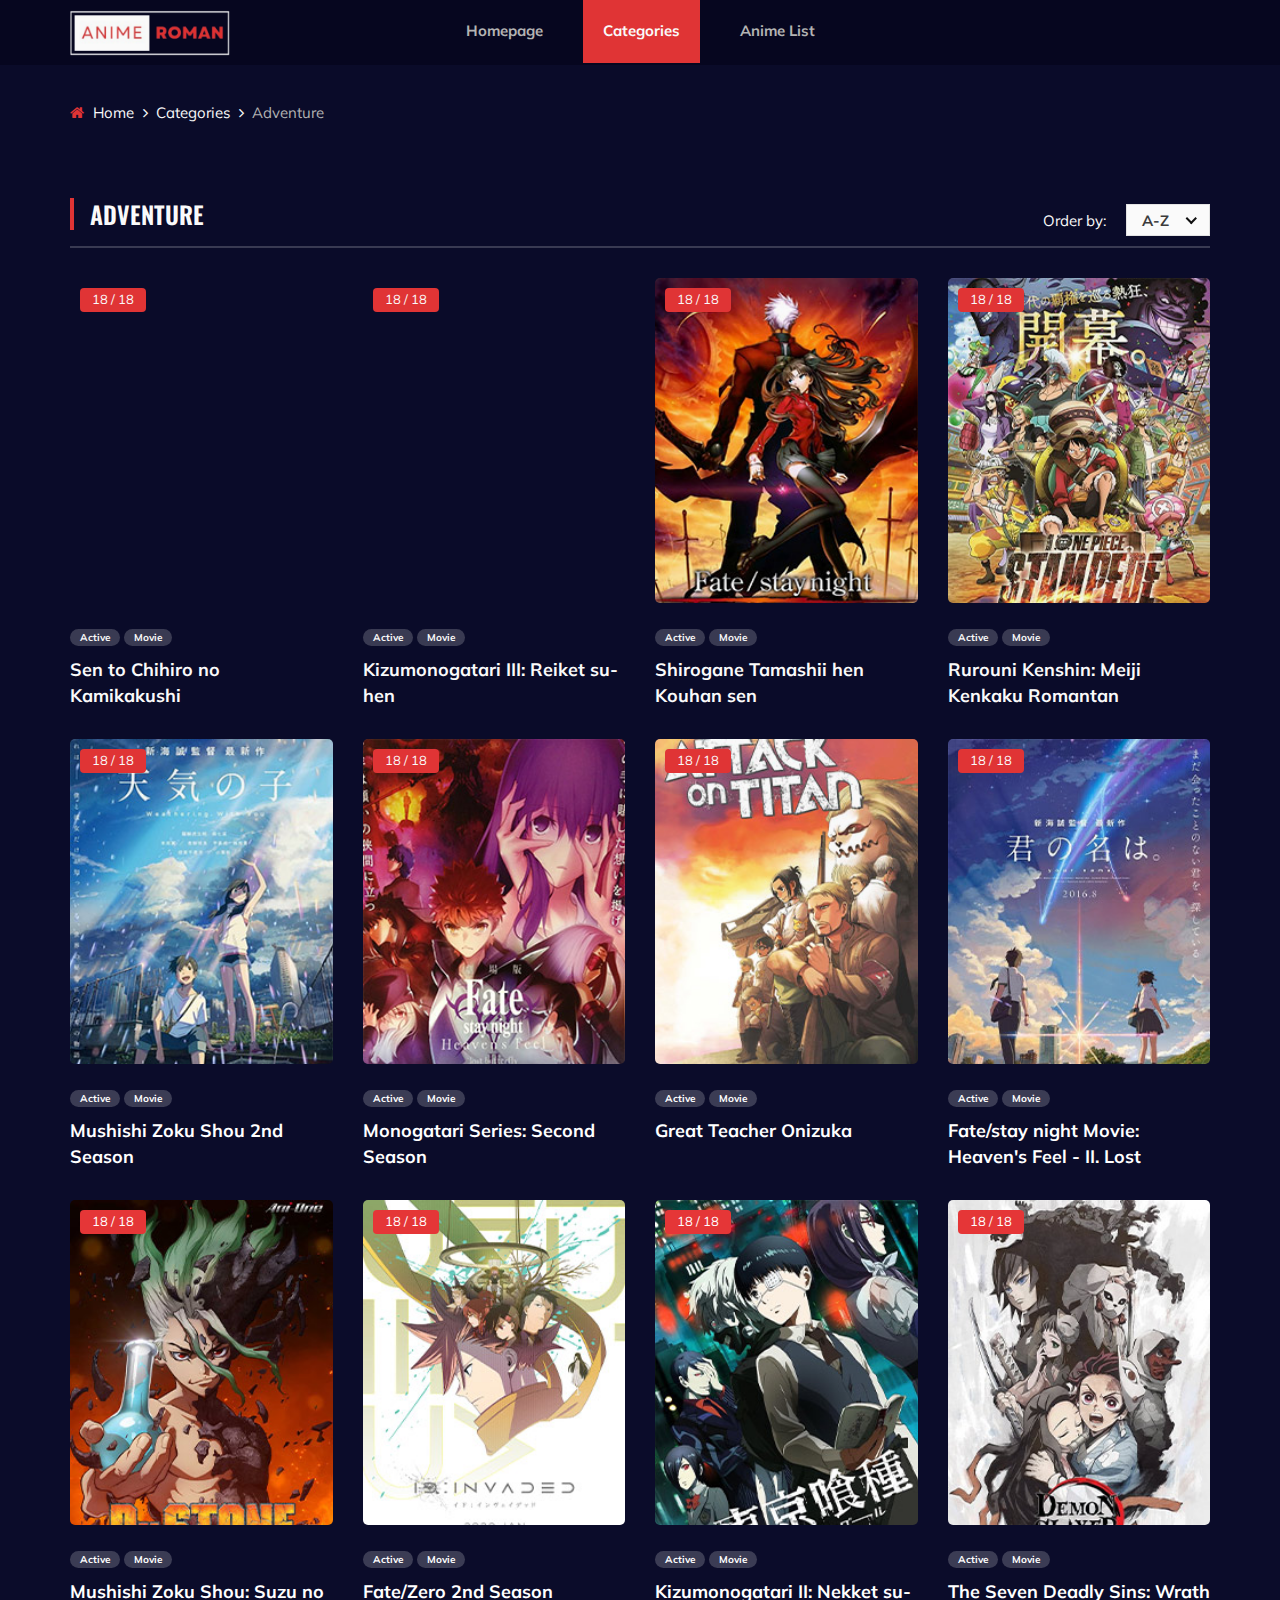
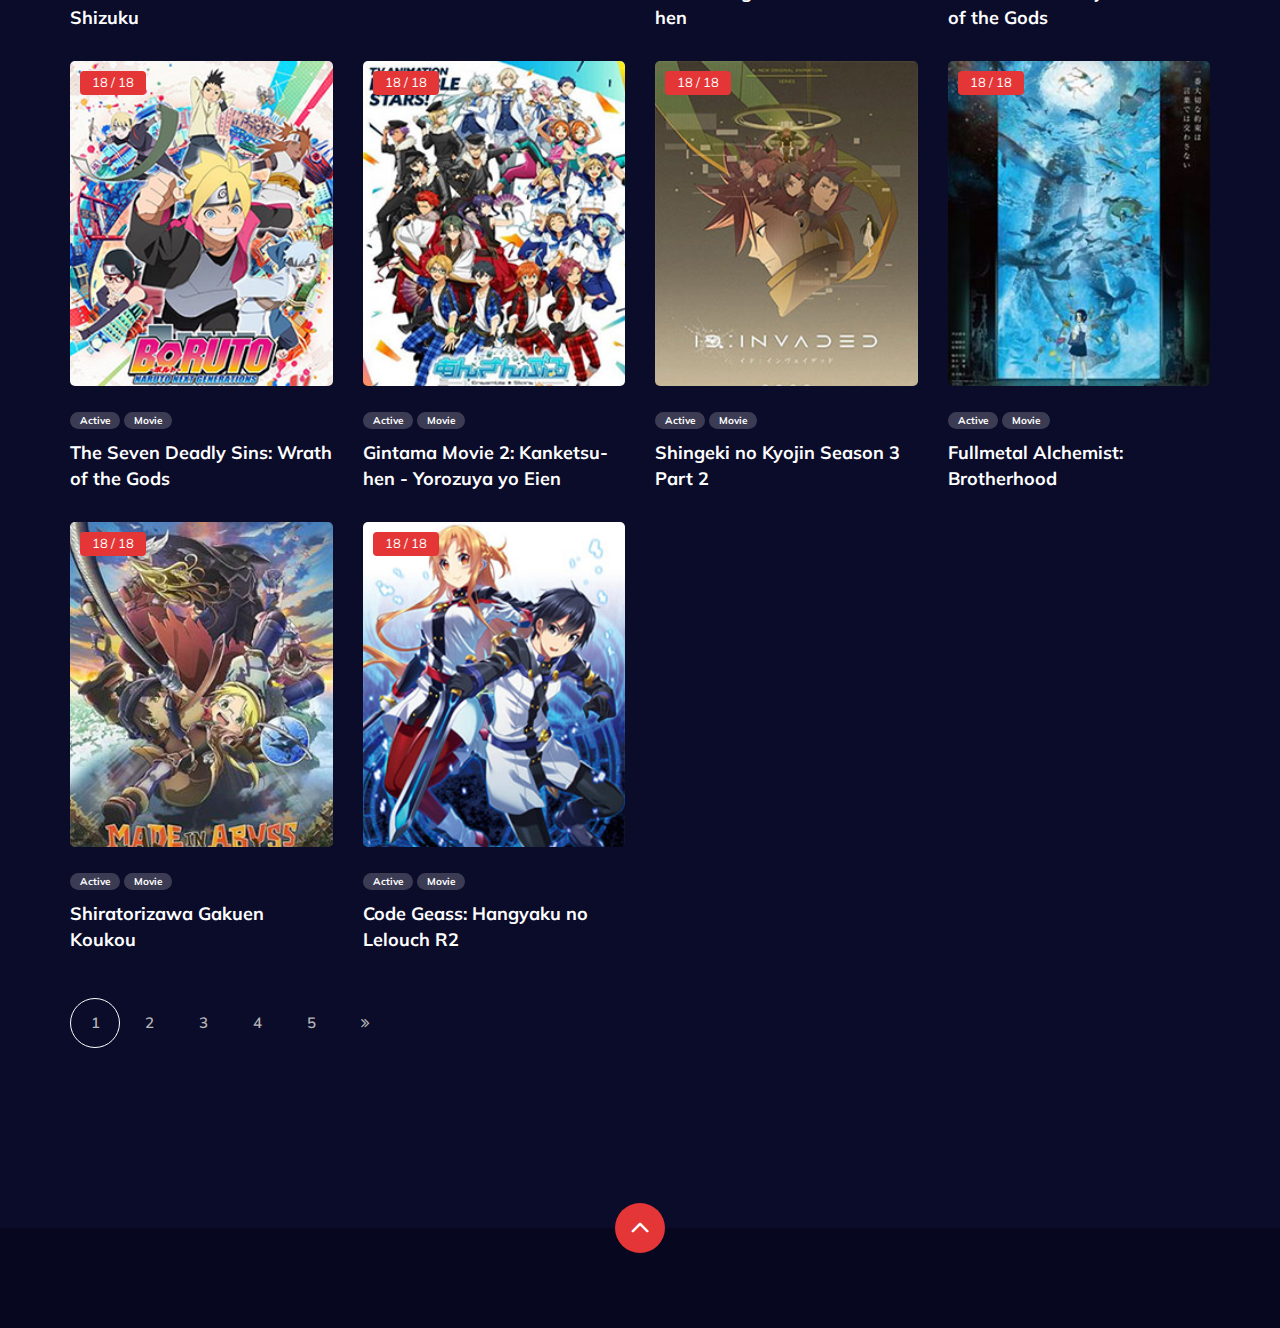
<file: categories/adventure.html>
<!DOCTYPE html>
<html lang="zxx">

<head>
    <meta charset="UTF-8">
    <meta name="description" content="Anime Template">
    <meta name="keywords" content="Anime, unica, creative, html">
    <meta name="viewport" content="width=device-width, initial-scale=1.0">
    <meta http-equiv="X-UA-Compatible" content="ie=edge">
    <title>Anime | Template</title>

    <!-- Google Font -->
    <link href="https://fonts.googleapis.com/css2?family=Oswald:wght@300;400;500;600;700&display=swap" rel="stylesheet">
    <link href="https://fonts.googleapis.com/css2?family=Mulish:wght@300;400;500;600;700;800;900&display=swap"
    rel="stylesheet">

    <!-- Css Styles -->
    <link rel="stylesheet" href="../css/bootstrap.min.css" type="text/css">
    <link rel="stylesheet" href="../css/font-awesome.min.css" type="text/css">
    <link rel="stylesheet" href="../css/elegant-icons.css" type="text/css">
    <link rel="stylesheet" href="../css/plyr.css" type="text/css">
    <link rel="stylesheet" href="../css/nice-select.css" type="text/css">
    <link rel="stylesheet" href="../css/owl.carousel.min.css" type="text/css">
    <link rel="stylesheet" href="../css/slicknav.min.css" type="text/css">
    <link rel="stylesheet" href="../css/style.css" type="text/css">
</head>

<body>
    <!-- Page Preloder -->
    <div id="preloder">
        <div class="loader"></div>
    </div>

    <!-- Header Section Begin -->
    <header class="header">
        <div class="container">
            <div class="row">
                <div class="col-lg-2">
                    <div class="header__logo">
                        <a href="./index.html">
                            <img style="height: 46px " src="../img/main-logo.png" alt="">
                        </a>
                    </div>
                </div>
                <div class="col-lg-8">
                    <div class="header__nav">
                        <nav class="header__menu mobile-menu">
                            <ul>
                                <li><a href="../index.html">Homepage</a></li>
                                <li class="active"><a>Categories </a>
                                    <ul class="dropdown">
                                        <li><a href="./all-categories.html">All Categories</a></li>
                                        <li><a href="./action.html">Action</a></li>
                                        <li><a href="./adventure.html">Adventure</a></li>
                                        <li><a href="./comedy.html">Comedy</a></li>
                                        <li><a href="./drama.html">Drama</a></li>
                                        <li><a href="./slice-of-life.html">Slice of Life</a></li>
                                        <li><a href="./fantasy.html">Fantasy</a></li>
                                        <li><a href="./magic.html">Magic</a></li>
                                        <li><a href="./supernatural.html">Supernatural</a></li>
                                        <li><a href="./horror.html">Horror</a></li>
                                        <li><a href="./mystery.html">Mystery</a></li>
                                        <li><a href="./psychological.html">Psychological</a></li>
                                        <li><a href="./romance.html">Romance</a></li>
                                        <li><a href="./sci-fi.html">Sci-Fi 2</a></li>
                                    </ul>
                                </li>
                                <li><a href="anime-list.html">Anime List</a></li>
                            </ul>
                        </nav>
                    </div>
                </div>
                <div class="col-lg-2">
                    <!--<div class="header__right">
                        <a href="#" class="search-switch"><span class="icon_search"></span></a>
                        <a href="./login.html"><span class="icon_profile"></span></a>
                    </div>-->
                </div>
            </div>
            <div id="mobile-menu-wrap"></div>
        </div>
    </header>
    <!-- Header End -->

    <!-- Breadcrumb Begin -->
    <div class="breadcrumb-option">
        <div class="container">
            <div class="row">
                <div class="col-lg-12">
                    <div class="breadcrumb__links">
                        <a href="../index.html"><i class="fa fa-home"></i> Home</a>
                        <a href="./all-categories.html">Categories</a>
                        <span>Adventure</span>
                    </div>
                </div>
            </div>
        </div>
    </div>
    <!-- Breadcrumb End -->

    <!-- Product Section Begin -->
    <section class="product-page spad">
        <div class="container">
            <div class="row">
                <div class="col-lg-12">
                    <div class="product__page__content">
                        <div class="product__page__title">
                            <div class="row">
                                <div class="col-lg-8 col-md-8 col-sm-6">
                                    <div class="section-title">
                                        <h4>Adventure</h4>
                                    </div>
                                </div>
                                <div class="col-lg-4 col-md-4 col-sm-6">
                                    <div class="product__page__filter">
                                        <p>Order by:</p>
                                        <select>
                                            <option value="">A-Z</option>
                                        </select>
                                    </div>
                                </div>
                            </div>
                        </div>
                        <div class="row">
                            <div class="col-lg-3 col-md-6 col-sm-6">
                                <div class="product__item">
                                    <div class="product__item__pic set-bg" data-setbg="https://cdn.noitatnemucod.net/thumbnail/300x400/100/0d2d0a1d4276e7e2595702dc4cebbda9.jpeg">
                                        <div class="ep">18 / 18</div>
                                    </div>
                                    <div class="product__item__text">
                                        <ul>
                                            <li>Active</li>
                                            <li>Movie</li>
                                        </ul>
                                        <h5><a href="#">Sen to Chihiro no Kamikakushi</a></h5>
                                    </div>
                                </div>
                            </div>
                            <div class="col-lg-3 col-md-6 col-sm-6">
                                <div class="product__item">
                                    <div class="product__item__pic set-bg" data-setbg="https://cdn.noitatnemucod.net/thumbnail/300x400/100/90dca175561e61180622bc79218104cb.jpg">
                                        <div class="ep">18 / 18</div>
                                    </div>
                                    <div class="product__item__text">
                                        <ul>
                                            <li>Active</li>
                                            <li>Movie</li>
                                        </ul>
                                        <h5><a href="#">Kizumonogatari III: Reiket su-hen</a></h5>
                                    </div>
                                </div>
                            </div>
                            <div class="col-lg-3 col-md-6 col-sm-6">
                                <div class="product__item">
                                    <div class="product__item__pic set-bg" data-setbg="../img/popular/popular-3.jpg">
                                        <div class="ep">18 / 18</div>
                                    </div>
                                    <div class="product__item__text">
                                        <ul>
                                            <li>Active</li>
                                            <li>Movie</li>
                                        </ul>
                                        <h5><a href="#">Shirogane Tamashii hen Kouhan sen</a></h5>
                                    </div>
                                </div>
                            </div>
                            <div class="col-lg-3 col-md-6 col-sm-6">
                                <div class="product__item">
                                    <div class="product__item__pic set-bg" data-setbg="../img/popular/popular-4.jpg">
                                        <div class="ep">18 / 18</div>
                                    </div>
                                    <div class="product__item__text">
                                        <ul>
                                            <li>Active</li>
                                            <li>Movie</li>
                                        </ul>
                                        <h5><a href="#">Rurouni Kenshin: Meiji Kenkaku Romantan</a></h5>
                                    </div>
                                </div>
                            </div>
                            <div class="col-lg-3 col-md-6 col-sm-6">
                                <div class="product__item">
                                    <div class="product__item__pic set-bg" data-setbg="../img/popular/popular-5.jpg">
                                        <div class="ep">18 / 18</div>
                                    </div>
                                    <div class="product__item__text">
                                        <ul>
                                            <li>Active</li>
                                            <li>Movie</li>
                                        </ul>
                                        <h5><a href="#">Mushishi Zoku Shou 2nd Season</a></h5>
                                    </div>
                                </div>
                            </div>
                            <div class="col-lg-3 col-md-6 col-sm-6">
                                <div class="product__item">
                                    <div class="product__item__pic set-bg" data-setbg="../img/popular/popular-6.jpg">
                                        <div class="ep">18 / 18</div>
                                    </div>
                                    <div class="product__item__text">
                                        <ul>
                                            <li>Active</li>
                                            <li>Movie</li>
                                        </ul>
                                        <h5><a href="#">Monogatari Series: Second Season</a></h5>
                                    </div>
                                </div>
                            </div>
                            <div class="col-lg-3 col-md-6 col-sm-6">
                                <div class="product__item">
                                    <div class="product__item__pic set-bg" data-setbg="../img/recent/recent-1.jpg">
                                        <div class="ep">18 / 18</div>
                                    </div>
                                    <div class="product__item__text">
                                        <ul>
                                            <li>Active</li>
                                            <li>Movie</li>
                                        </ul>
                                        <h5><a href="#">Great Teacher Onizuka</a></h5>
                                    </div>
                                </div>
                            </div>
                            <div class="col-lg-3 col-md-6 col-sm-6">
                                <div class="product__item">
                                    <div class="product__item__pic set-bg" data-setbg="../img/recent/recent-2.jpg">
                                        <div class="ep">18 / 18</div>
                                    </div>
                                    <div class="product__item__text">
                                        <ul>
                                            <li>Active</li>
                                            <li>Movie</li>
                                        </ul>
                                        <h5><a href="#">Fate/stay night Movie: Heaven's Feel - II. Lost</a></h5>
                                    </div>
                                </div>
                            </div>
                            <div class="col-lg-3 col-md-6 col-sm-6">
                                <div class="product__item">
                                    <div class="product__item__pic set-bg" data-setbg="../img/recent/recent-3.jpg">
                                        <div class="ep">18 / 18</div>
                                    </div>
                                    <div class="product__item__text">
                                        <ul>
                                            <li>Active</li>
                                            <li>Movie</li>
                                        </ul>
                                        <h5><a href="#">Mushishi Zoku Shou: Suzu no Shizuku</a></h5>
                                    </div>
                                </div>
                            </div>
                            <div class="col-lg-3 col-md-6 col-sm-6">
                                <div class="product__item">
                                    <div class="product__item__pic set-bg" data-setbg="../img/recent/recent-4.jpg">
                                        <div class="ep">18 / 18</div>
                                    </div>
                                    <div class="product__item__text">
                                        <ul>
                                            <li>Active</li>
                                            <li>Movie</li>
                                        </ul>
                                        <h5><a href="#">Fate/Zero 2nd Season</a></h5>
                                    </div>
                                </div>
                            </div>
                            <div class="col-lg-3 col-md-6 col-sm-6">
                                <div class="product__item">
                                    <div class="product__item__pic set-bg" data-setbg="../img/recent/recent-5.jpg">
                                        <div class="ep">18 / 18</div>
                                    </div>
                                    <div class="product__item__text">
                                        <ul>
                                            <li>Active</li>
                                            <li>Movie</li>
                                        </ul>
                                        <h5><a href="#">Kizumonogatari II: Nekket su-hen</a></h5>
                                    </div>
                                </div>
                            </div>
                            <div class="col-lg-3 col-md-6 col-sm-6">
                                <div class="product__item">
                                    <div class="product__item__pic set-bg" data-setbg="../img/recent/recent-6.jpg">
                                        <div class="ep">18 / 18</div>
                                    </div>
                                    <div class="product__item__text">
                                        <ul>
                                            <li>Active</li>
                                            <li>Movie</li>
                                        </ul>
                                        <h5><a href="#">The Seven Deadly Sins: Wrath of the Gods</a></h5>
                                    </div>
                                </div>
                            </div>
                            <div class="col-lg-3 col-md-6 col-sm-6">
                                <div class="product__item">
                                    <div class="product__item__pic set-bg" data-setbg="../img/trending/trend-1.jpg">
                                        <div class="ep">18 / 18</div>
                                    </div>
                                    <div class="product__item__text">
                                        <ul>
                                            <li>Active</li>
                                            <li>Movie</li>
                                        </ul>
                                        <h5><a href="#">The Seven Deadly Sins: Wrath of the Gods</a></h5>
                                    </div>
                                </div>
                            </div>
                            <div class="col-lg-3 col-md-6 col-sm-6">
                                <div class="product__item">
                                    <div class="product__item__pic set-bg" data-setbg="../img/trending/trend-2.jpg">
                                        <div class="ep">18 / 18</div>
                                    </div>
                                    <div class="product__item__text">
                                        <ul>
                                            <li>Active</li>
                                            <li>Movie</li>
                                        </ul>
                                        <h5><a href="#">Gintama Movie 2: Kanketsu-hen - Yorozuya yo Eien</a></h5>
                                    </div>
                                </div>
                            </div>
                            <div class="col-lg-3 col-md-6 col-sm-6">
                                <div class="product__item">
                                    <div class="product__item__pic set-bg" data-setbg="../img/trending/trend-3.jpg">
                                        <div class="ep">18 / 18</div>
                                    </div>
                                    <div class="product__item__text">
                                        <ul>
                                            <li>Active</li>
                                            <li>Movie</li>
                                        </ul>
                                        <h5><a href="#">Shingeki no Kyojin Season 3 Part 2</a></h5>
                                    </div>
                                </div>
                            </div>
                            <div class="col-lg-3 col-md-6 col-sm-6">
                                <div class="product__item">
                                    <div class="product__item__pic set-bg" data-setbg="../img/trending/trend-4.jpg">
                                        <div class="ep">18 / 18</div>
                                    </div>
                                    <div class="product__item__text">
                                        <ul>
                                            <li>Active</li>
                                            <li>Movie</li>
                                        </ul>
                                        <h5><a href="#">Fullmetal Alchemist: Brotherhood</a></h5>
                                    </div>
                                </div>
                            </div>
                            <div class="col-lg-3 col-md-6 col-sm-6">
                                <div class="product__item">
                                    <div class="product__item__pic set-bg" data-setbg="../img/trending/trend-5.jpg">
                                        <div class="ep">18 / 18</div>
                                    </div>
                                    <div class="product__item__text">
                                        <ul>
                                            <li>Active</li>
                                            <li>Movie</li>
                                        </ul>
                                        <h5><a href="#">Shiratorizawa Gakuen Koukou</a></h5>
                                    </div>
                                </div>
                            </div>
                            <div class="col-lg-3 col-md-6 col-sm-6">
                                <div class="product__item">
                                    <div class="product__item__pic set-bg" data-setbg="../img/trending/trend-6.jpg">
                                        <div class="ep">18 / 18</div>
                                    </div>
                                    <div class="product__item__text">
                                        <ul>
                                            <li>Active</li>
                                            <li>Movie</li>
                                        </ul>
                                        <h5><a href="#">Code Geass: Hangyaku no Lelouch R2</a></h5>
                                    </div>
                                </div>
                            </div>
                        </div>
                    </div>
                    <div class="product__pagination">
                        <a href="#" class="current-page">1</a>
                        <a href="#">2</a>
                        <a href="#">3</a>
                        <a href="#">4</a>
                        <a href="#">5</a>
                        <a href="#"><i class="fa fa-angle-double-right"></i></a>
                    </div>
                </div>
                <div class="col-lg-4 col-md-6 col-sm-8">
                    <div class="product__sidebar">
                        <div class="product__sidebar__view">
    </div>
</div>
</div>
</div>
</div>
</section>
<!-- Product Section End -->

<!-- Footer Section Begin -->
<footer class="footer">
    <div class="page-up">
        <a href="#" id="scrollToTopButton"><span class="arrow_carrot-up"></span></a>
    </div>
    <div class="container">
        <div class="row">
            <div class="col-lg-3">
            </div>
            <div class="col-lg-6">
          </div>
      </div>
  </footer>
  <!-- Footer Section End -->

  <!-- Search model Begin -->
  <div class="search-model">
    <div class="h-100 d-flex align-items-center justify-content-center">
        <div class="search-close-switch"><i class="icon_close"></i></div>
        <form class="search-model-form">
            <input type="text" id="search-input" placeholder="Search here.....">
        </form>
    </div>
</div>
<!-- Search model end -->

<!-- Js Plugins -->
<script src="../js/jquery-3.3.1.min.js"></script>
<script src="../js/bootstrap.min.js"></script>
<script src="../js/player.js"></script>
<script src="../js/jquery.nice-select.min.js"></script>
<script src="../js/mixitup.min.js"></script>
<script src="../js/jquery.slicknav.js"></script>
<script src="../js/owl.carousel.min.js"></script>
<script src="../js/main.js"></script>

</body>

</html>
</file>
<file: css/elegant-icons.css>
@font-face {
	font-family: 'ElegantIcons';
	src:url('../fonts/ElegantIcons.eot');
	src:url('../fonts/ElegantIcons.eot?#iefix') format('embedded-opentype'),
		url('../fonts/ElegantIcons.woff') format('woff'),
		url('../fonts/ElegantIcons.ttf') format('truetype'),
		url('../fonts/ElegantIcons.svg#ElegantIcons') format('svg');
	font-weight: normal;
	font-style: normal;
}

/* Use the following CSS code if you want to use data attributes for inserting your icons */
[data-icon]:before {
	font-family: 'ElegantIcons';
	content: attr(data-icon);
	speak: none;
	font-weight: normal;
	font-variant: normal;
	text-transform: none;
	line-height: 1;
	-webkit-font-smoothing: antialiased;
	-moz-osx-font-smoothing: grayscale;
}

/* Use the following CSS code if you want to have a class per icon */
/*
Instead of a list of all class selectors,
you can use the generic selector below, but it's slower:
[class*="your-class-prefix"] {
*/
.arrow_up, .arrow_down, .arrow_left, .arrow_right, .arrow_left-up, .arrow_right-up, .arrow_right-down, .arrow_left-down, .arrow-up-down, .arrow_up-down_alt, .arrow_left-right_alt, .arrow_left-right, .arrow_expand_alt2, .arrow_expand_alt, .arrow_condense, .arrow_expand, .arrow_move, .arrow_carrot-up, .arrow_carrot-down, .arrow_carrot-left, .arrow_carrot-right, .arrow_carrot-2up, .arrow_carrot-2down, .arrow_carrot-2left, .arrow_carrot-2right, .arrow_carrot-up_alt2, .arrow_carrot-down_alt2, .arrow_carrot-left_alt2, .arrow_carrot-right_alt2, .arrow_carrot-2up_alt2, .arrow_carrot-2down_alt2, .arrow_carrot-2left_alt2, .arrow_carrot-2right_alt2, .arrow_triangle-up, .arrow_triangle-down, .arrow_triangle-left, .arrow_triangle-right, .arrow_triangle-up_alt2, .arrow_triangle-down_alt2, .arrow_triangle-left_alt2, .arrow_triangle-right_alt2, .arrow_back, .icon_minus-06, .icon_plus, .icon_close, .icon_check, .icon_minus_alt2, .icon_plus_alt2, .icon_close_alt2, .icon_check_alt2, .icon_zoom-out_alt, .icon_zoom-in_alt, .icon_search, .icon_box-empty, .icon_box-selected, .icon_minus-box, .icon_plus-box, .icon_box-checked, .icon_circle-empty, .icon_circle-slelected, .icon_stop_alt2, .icon_stop, .icon_pause_alt2, .icon_pause, .icon_menu, .icon_menu-square_alt2, .icon_menu-circle_alt2, .icon_ul, .icon_ol, .icon_adjust-horiz, .icon_adjust-vert, .icon_document_alt, .icon_documents_alt, .icon_pencil, .icon_pencil-edit_alt, .icon_pencil-edit, .icon_folder-alt, .icon_folder-open_alt, .icon_folder-add_alt, .icon_info_alt, .icon_error-oct_alt, .icon_error-circle_alt, .icon_error-triangle_alt, .icon_question_alt2, .icon_question, .icon_comment_alt, .icon_chat_alt, .icon_vol-mute_alt, .icon_volume-low_alt, .icon_volume-high_alt, .icon_quotations, .icon_quotations_alt2, .icon_clock_alt, .icon_lock_alt, .icon_lock-open_alt, .icon_key_alt, .icon_cloud_alt, .icon_cloud-upload_alt, .icon_cloud-download_alt, .icon_image, .icon_images, .icon_lightbulb_alt, .icon_gift_alt, .icon_house_alt, .icon_genius, .icon_mobile, .icon_tablet, .icon_laptop, .icon_desktop, .icon_camera_alt, .icon_mail_alt, .icon_cone_alt, .icon_ribbon_alt, .icon_bag_alt, .icon_creditcard, .icon_cart_alt, .icon_paperclip, .icon_tag_alt, .icon_tags_alt, .icon_trash_alt, .icon_cursor_alt, .icon_mic_alt, .icon_compass_alt, .icon_pin_alt, .icon_pushpin_alt, .icon_map_alt, .icon_drawer_alt, .icon_toolbox_alt, .icon_book_alt, .icon_calendar, .icon_film, .icon_table, .icon_contacts_alt, .icon_headphones, .icon_lifesaver, .icon_piechart, .icon_refresh, .icon_link_alt, .icon_link, .icon_loading, .icon_blocked, .icon_archive_alt, .icon_heart_alt, .icon_star_alt, .icon_star-half_alt, .icon_star, .icon_star-half, .icon_tools, .icon_tool, .icon_cog, .icon_cogs, .arrow_up_alt, .arrow_down_alt, .arrow_left_alt, .arrow_right_alt, .arrow_left-up_alt, .arrow_right-up_alt, .arrow_right-down_alt, .arrow_left-down_alt, .arrow_condense_alt, .arrow_expand_alt3, .arrow_carrot_up_alt, .arrow_carrot-down_alt, .arrow_carrot-left_alt, .arrow_carrot-right_alt, .arrow_carrot-2up_alt, .arrow_carrot-2dwnn_alt, .arrow_carrot-2left_alt, .arrow_carrot-2right_alt, .arrow_triangle-up_alt, .arrow_triangle-down_alt, .arrow_triangle-left_alt, .arrow_triangle-right_alt, .icon_minus_alt, .icon_plus_alt, .icon_close_alt, .icon_check_alt, .icon_zoom-out, .icon_zoom-in, .icon_stop_alt, .icon_menu-square_alt, .icon_menu-circle_alt, .icon_document, .icon_documents, .icon_pencil_alt, .icon_folder, .icon_folder-open, .icon_folder-add, .icon_folder_upload, .icon_folder_download, .icon_info, .icon_error-circle, .icon_error-oct, .icon_error-triangle, .icon_question_alt, .icon_comment, .icon_chat, .icon_vol-mute, .icon_volume-low, .icon_volume-high, .icon_quotations_alt, .icon_clock, .icon_lock, .icon_lock-open, .icon_key, .icon_cloud, .icon_cloud-upload, .icon_cloud-download, .icon_lightbulb, .icon_gift, .icon_house, .icon_camera, .icon_mail, .icon_cone, .icon_ribbon, .icon_bag, .icon_cart, .icon_tag, .icon_tags, .icon_trash, .icon_cursor, .icon_mic, .icon_compass, .icon_pin, .icon_pushpin, .icon_map, .icon_drawer, .icon_toolbox, .icon_book, .icon_contacts, .icon_archive, .icon_heart, .icon_profile, .icon_group, .icon_grid-2x2, .icon_grid-3x3, .icon_music, .icon_pause_alt, .icon_phone, .icon_upload, .icon_download, .social_facebook, .social_twitter, .social_pinterest, .social_googleplus, .social_tumblr, .social_tumbleupon, .social_wordpress, .social_instagram, .social_dribbble, .social_vimeo, .social_linkedin, .social_rss, .social_deviantart, .social_share, .social_myspace, .social_skype, .social_youtube, .social_picassa, .social_googledrive, .social_flickr, .social_blogger, .social_spotify, .social_delicious, .social_facebook_circle, .social_twitter_circle, .social_pinterest_circle, .social_googleplus_circle, .social_tumblr_circle, .social_stumbleupon_circle, .social_wordpress_circle, .social_instagram_circle, .social_dribbble_circle, .social_vimeo_circle, .social_linkedin_circle, .social_rss_circle, .social_deviantart_circle, .social_share_circle, .social_myspace_circle, .social_skype_circle, .social_youtube_circle, .social_picassa_circle, .social_googledrive_alt2, .social_flickr_circle, .social_blogger_circle, .social_spotify_circle, .social_delicious_circle, .social_facebook_square, .social_twitter_square, .social_pinterest_square, .social_googleplus_square, .social_tumblr_square, .social_stumbleupon_square, .social_wordpress_square, .social_instagram_square, .social_dribbble_square, .social_vimeo_square, .social_linkedin_square, .social_rss_square, .social_deviantart_square, .social_share_square, .social_myspace_square, .social_skype_square, .social_youtube_square, .social_picassa_square, .social_googledrive_square, .social_flickr_square, .social_blogger_square, .social_spotify_square, .social_delicious_square, .icon_printer, .icon_calulator, .icon_building, .icon_floppy, .icon_drive, .icon_search-2, .icon_id, .icon_id-2, .icon_puzzle, .icon_like, .icon_dislike, .icon_mug, .icon_currency, .icon_wallet, .icon_pens, .icon_easel, .icon_flowchart, .icon_datareport, .icon_briefcase, .icon_shield, .icon_percent, .icon_globe, .icon_globe-2, .icon_target, .icon_hourglass, .icon_balance, .icon_rook, .icon_printer-alt, .icon_calculator_alt, .icon_building_alt, .icon_floppy_alt, .icon_drive_alt, .icon_search_alt, .icon_id_alt, .icon_id-2_alt, .icon_puzzle_alt, .icon_like_alt, .icon_dislike_alt, .icon_mug_alt, .icon_currency_alt, .icon_wallet_alt, .icon_pens_alt, .icon_easel_alt, .icon_flowchart_alt, .icon_datareport_alt, .icon_briefcase_alt, .icon_shield_alt, .icon_percent_alt, .icon_globe_alt, .icon_clipboard {
	font-family: 'ElegantIcons';
	speak: none;
	font-style: normal;
	font-weight: normal;
	font-variant: normal;
	text-transform: none;
	line-height: 1;
	-webkit-font-smoothing: antialiased;
}
.arrow_up:before {
	content: "\21";
}
.arrow_down:before {
	content: "\22";
}
.arrow_left:before {
	content: "\23";
}
.arrow_right:before {
	content: "\24";
}
.arrow_left-up:before {
	content: "\25";
}
.arrow_right-up:before {
	content: "\26";
}
.arrow_right-down:before {
	content: "\27";
}
.arrow_left-down:before {
	content: "\28";
}
.arrow-up-down:before {
	content: "\29";
}
.arrow_up-down_alt:before {
	content: "\2a";
}
.arrow_left-right_alt:before {
	content: "\2b";
}
.arrow_left-right:before {
	content: "\2c";
}
.arrow_expand_alt2:before {
	content: "\2d";
}
.arrow_expand_alt:before {
	content: "\2e";
}
.arrow_condense:before {
	content: "\2f";
}
.arrow_expand:before {
	content: "\30";
}
.arrow_move:before {
	content: "\31";
}
.arrow_carrot-up:before {
	content: "\32";
}
.arrow_carrot-down:before {
	content: "\33";
}
.arrow_carrot-left:before {
	content: "\34";
}
.arrow_carrot-right:before {
	content: "\35";
}
.arrow_carrot-2up:before {
	content: "\36";
}
.arrow_carrot-2down:before {
	content: "\37";
}
.arrow_carrot-2left:before {
	content: "\38";
}
.arrow_carrot-2right:before {
	content: "\39";
}
.arrow_carrot-up_alt2:before {
	content: "\3a";
}
.arrow_carrot-down_alt2:before {
	content: "\3b";
}
.arrow_carrot-left_alt2:before {
	content: "\3c";
}
.arrow_carrot-right_alt2:before {
	content: "\3d";
}
.arrow_carrot-2up_alt2:before {
	content: "\3e";
}
.arrow_carrot-2down_alt2:before {
	content: "\3f";
}
.arrow_carrot-2left_alt2:before {
	content: "\40";
}
.arrow_carrot-2right_alt2:before {
	content: "\41";
}
.arrow_triangle-up:before {
	content: "\42";
}
.arrow_triangle-down:before {
	content: "\43";
}
.arrow_triangle-left:before {
	content: "\44";
}
.arrow_triangle-right:before {
	content: "\45";
}
.arrow_triangle-up_alt2:before {
	content: "\46";
}
.arrow_triangle-down_alt2:before {
	content: "\47";
}
.arrow_triangle-left_alt2:before {
	content: "\48";
}
.arrow_triangle-right_alt2:before {
	content: "\49";
}
.arrow_back:before {
	content: "\4a";
}
.icon_minus-06:before {
	content: "\4b";
}
.icon_plus:before {
	content: "\4c";
}
.icon_close:before {
	content: "\4d";
}
.icon_check:before {
	content: "\4e";
}
.icon_minus_alt2:before {
	content: "\4f";
}
.icon_plus_alt2:before {
	content: "\50";
}
.icon_close_alt2:before {
	content: "\51";
}
.icon_check_alt2:before {
	content: "\52";
}
.icon_zoom-out_alt:before {
	content: "\53";
}
.icon_zoom-in_alt:before {
	content: "\54";
}
.icon_search:before {
	content: "\55";
}
.icon_box-empty:before {
	content: "\56";
}
.icon_box-selected:before {
	content: "\57";
}
.icon_minus-box:before {
	content: "\58";
}
.icon_plus-box:before {
	content: "\59";
}
.icon_box-checked:before {
	content: "\5a";
}
.icon_circle-empty:before {
	content: "\5b";
}
.icon_circle-slelected:before {
	content: "\5c";
}
.icon_stop_alt2:before {
	content: "\5d";
}
.icon_stop:before {
	content: "\5e";
}
.icon_pause_alt2:before {
	content: "\5f";
}
.icon_pause:before {
	content: "\60";
}
.icon_menu:before {
	content: "\61";
}
.icon_menu-square_alt2:before {
	content: "\62";
}
.icon_menu-circle_alt2:before {
	content: "\63";
}
.icon_ul:before {
	content: "\64";
}
.icon_ol:before {
	content: "\65";
}
.icon_adjust-horiz:before {
	content: "\66";
}
.icon_adjust-vert:before {
	content: "\67";
}
.icon_document_alt:before {
	content: "\68";
}
.icon_documents_alt:before {
	content: "\69";
}
.icon_pencil:before {
	content: "\6a";
}
.icon_pencil-edit_alt:before {
	content: "\6b";
}
.icon_pencil-edit:before {
	content: "\6c";
}
.icon_folder-alt:before {
	content: "\6d";
}
.icon_folder-open_alt:before {
	content: "\6e";
}
.icon_folder-add_alt:before {
	content: "\6f";
}
.icon_info_alt:before {
	content: "\70";
}
.icon_error-oct_alt:before {
	content: "\71";
}
.icon_error-circle_alt:before {
	content: "\72";
}
.icon_error-triangle_alt:before {
	content: "\73";
}
.icon_question_alt2:before {
	content: "\74";
}
.icon_question:before {
	content: "\75";
}
.icon_comment_alt:before {
	content: "\76";
}
.icon_chat_alt:before {
	content: "\77";
}
.icon_vol-mute_alt:before {
	content: "\78";
}
.icon_volume-low_alt:before {
	content: "\79";
}
.icon_volume-high_alt:before {
	content: "\7a";
}
.icon_quotations:before {
	content: "\7b";
}
.icon_quotations_alt2:before {
	content: "\7c";
}
.icon_clock_alt:before {
	content: "\7d";
}
.icon_lock_alt:before {
	content: "\7e";
}
.icon_lock-open_alt:before {
	content: "\e000";
}
.icon_key_alt:before {
	content: "\e001";
}
.icon_cloud_alt:before {
	content: "\e002";
}
.icon_cloud-upload_alt:before {
	content: "\e003";
}
.icon_cloud-download_alt:before {
	content: "\e004";
}
.icon_image:before {
	content: "\e005";
}
.icon_images:before {
	content: "\e006";
}
.icon_lightbulb_alt:before {
	content: "\e007";
}
.icon_gift_alt:before {
	content: "\e008";
}
.icon_house_alt:before {
	content: "\e009";
}
.icon_genius:before {
	content: "\e00a";
}
.icon_mobile:before {
	content: "\e00b";
}
.icon_tablet:before {
	content: "\e00c";
}
.icon_laptop:before {
	content: "\e00d";
}
.icon_desktop:before {
	content: "\e00e";
}
.icon_camera_alt:before {
	content: "\e00f";
}
.icon_mail_alt:before {
	content: "\e010";
}
.icon_cone_alt:before {
	content: "\e011";
}
.icon_ribbon_alt:before {
	content: "\e012";
}
.icon_bag_alt:before {
	content: "\e013";
}
.icon_creditcard:before {
	content: "\e014";
}
.icon_cart_alt:before {
	content: "\e015";
}
.icon_paperclip:before {
	content: "\e016";
}
.icon_tag_alt:before {
	content: "\e017";
}
.icon_tags_alt:before {
	content: "\e018";
}
.icon_trash_alt:before {
	content: "\e019";
}
.icon_cursor_alt:before {
	content: "\e01a";
}
.icon_mic_alt:before {
	content: "\e01b";
}
.icon_compass_alt:before {
	content: "\e01c";
}
.icon_pin_alt:before {
	content: "\e01d";
}
.icon_pushpin_alt:before {
	content: "\e01e";
}
.icon_map_alt:before {
	content: "\e01f";
}
.icon_drawer_alt:before {
	content: "\e020";
}
.icon_toolbox_alt:before {
	content: "\e021";
}
.icon_book_alt:before {
	content: "\e022";
}
.icon_calendar:before {
	content: "\e023";
}
.icon_film:before {
	content: "\e024";
}
.icon_table:before {
	content: "\e025";
}
.icon_contacts_alt:before {
	content: "\e026";
}
.icon_headphones:before {
	content: "\e027";
}
.icon_lifesaver:before {
	content: "\e028";
}
.icon_piechart:before {
	content: "\e029";
}
.icon_refresh:before {
	content: "\e02a";
}
.icon_link_alt:before {
	content: "\e02b";
}
.icon_link:before {
	content: "\e02c";
}
.icon_loading:before {
	content: "\e02d";
}
.icon_blocked:before {
	content: "\e02e";
}
.icon_archive_alt:before {
	content: "\e02f";
}
.icon_heart_alt:before {
	content: "\e030";
}
.icon_star_alt:before {
	content: "\e031";
}
.icon_star-half_alt:before {
	content: "\e032";
}
.icon_star:before {
	content: "\e033";
}
.icon_star-half:before {
	content: "\e034";
}
.icon_tools:before {
	content: "\e035";
}
.icon_tool:before {
	content: "\e036";
}
.icon_cog:before {
	content: "\e037";
}
.icon_cogs:before {
	content: "\e038";
}
.arrow_up_alt:before {
	content: "\e039";
}
.arrow_down_alt:before {
	content: "\e03a";
}
.arrow_left_alt:before {
	content: "\e03b";
}
.arrow_right_alt:before {
	content: "\e03c";
}
.arrow_left-up_alt:before {
	content: "\e03d";
}
.arrow_right-up_alt:before {
	content: "\e03e";
}
.arrow_right-down_alt:before {
	content: "\e03f";
}
.arrow_left-down_alt:before {
	content: "\e040";
}
.arrow_condense_alt:before {
	content: "\e041";
}
.arrow_expand_alt3:before {
	content: "\e042";
}
.arrow_carrot_up_alt:before {
	content: "\e043";
}
.arrow_carrot-down_alt:before {
	content: "\e044";
}
.arrow_carrot-left_alt:before {
	content: "\e045";
}
.arrow_carrot-right_alt:before {
	content: "\e046";
}
.arrow_carrot-2up_alt:before {
	content: "\e047";
}
.arrow_carrot-2dwnn_alt:before {
	content: "\e048";
}
.arrow_carrot-2left_alt:before {
	content: "\e049";
}
.arrow_carrot-2right_alt:before {
	content: "\e04a";
}
.arrow_triangle-up_alt:before {
	content: "\e04b";
}
.arrow_triangle-down_alt:before {
	content: "\e04c";
}
.arrow_triangle-left_alt:before {
	content: "\e04d";
}
.arrow_triangle-right_alt:before {
	content: "\e04e";
}
.icon_minus_alt:before {
	content: "\e04f";
}
.icon_plus_alt:before {
	content: "\e050";
}
.icon_close_alt:before {
	content: "\e051";
}
.icon_check_alt:before {
	content: "\e052";
}
.icon_zoom-out:before {
	content: "\e053";
}
.icon_zoom-in:before {
	content: "\e054";
}
.icon_stop_alt:before {
	content: "\e055";
}
.icon_menu-square_alt:before {
	content: "\e056";
}
.icon_menu-circle_alt:before {
	content: "\e057";
}
.icon_document:before {
	content: "\e058";
}
.icon_documents:before {
	content: "\e059";
}
.icon_pencil_alt:before {
	content: "\e05a";
}
.icon_folder:before {
	content: "\e05b";
}
.icon_folder-open:before {
	content: "\e05c";
}
.icon_folder-add:before {
	content: "\e05d";
}
.icon_folder_upload:before {
	content: "\e05e";
}
.icon_folder_download:before {
	content: "\e05f";
}
.icon_info:before {
	content: "\e060";
}
.icon_error-circle:before {
	content: "\e061";
}
.icon_error-oct:before {
	content: "\e062";
}
.icon_error-triangle:before {
	content: "\e063";
}
.icon_question_alt:before {
	content: "\e064";
}
.icon_comment:before {
	content: "\e065";
}
.icon_chat:before {
	content: "\e066";
}
.icon_vol-mute:before {
	content: "\e067";
}
.icon_volume-low:before {
	content: "\e068";
}
.icon_volume-high:before {
	content: "\e069";
}
.icon_quotations_alt:before {
	content: "\e06a";
}
.icon_clock:before {
	content: "\e06b";
}
.icon_lock:before {
	content: "\e06c";
}
.icon_lock-open:before {
	content: "\e06d";
}
.icon_key:before {
	content: "\e06e";
}
.icon_cloud:before {
	content: "\e06f";
}
.icon_cloud-upload:before {
	content: "\e070";
}
.icon_cloud-download:before {
	content: "\e071";
}
.icon_lightbulb:before {
	content: "\e072";
}
.icon_gift:before {
	content: "\e073";
}
.icon_house:before {
	content: "\e074";
}
.icon_camera:before {
	content: "\e075";
}
.icon_mail:before {
	content: "\e076";
}
.icon_cone:before {
	content: "\e077";
}
.icon_ribbon:before {
	content: "\e078";
}
.icon_bag:before {
	content: "\e079";
}
.icon_cart:before {
	content: "\e07a";
}
.icon_tag:before {
	content: "\e07b";
}
.icon_tags:before {
	content: "\e07c";
}
.icon_trash:before {
	content: "\e07d";
}
.icon_cursor:before {
	content: "\e07e";
}
.icon_mic:before {
	content: "\e07f";
}
.icon_compass:before {
	content: "\e080";
}
.icon_pin:before {
	content: "\e081";
}
.icon_pushpin:before {
	content: "\e082";
}
.icon_map:before {
	content: "\e083";
}
.icon_drawer:before {
	content: "\e084";
}
.icon_toolbox:before {
	content: "\e085";
}
.icon_book:before {
	content: "\e086";
}
.icon_contacts:before {
	content: "\e087";
}
.icon_archive:before {
	content: "\e088";
}
.icon_heart:before {
	content: "\e089";
}
.icon_profile:before {
	content: "\e08a";
}
.icon_group:before {
	content: "\e08b";
}
.icon_grid-2x2:before {
	content: "\e08c";
}
.icon_grid-3x3:before {
	content: "\e08d";
}
.icon_music:before {
	content: "\e08e";
}
.icon_pause_alt:before {
	content: "\e08f";
}
.icon_phone:before {
	content: "\e090";
}
.icon_upload:before {
	content: "\e091";
}
.icon_download:before {
	content: "\e092";
}
.social_facebook:before {
	content: "\e093";
}
.social_twitter:before {
	content: "\e094";
}
.social_pinterest:before {
	content: "\e095";
}
.social_googleplus:before {
	content: "\e096";
}
.social_tumblr:before {
	content: "\e097";
}
.social_tumbleupon:before {
	content: "\e098";
}
.social_wordpress:before {
	content: "\e099";
}
.social_instagram:before {
	content: "\e09a";
}
.social_dribbble:before {
	content: "\e09b";
}
.social_vimeo:before {
	content: "\e09c";
}
.social_linkedin:before {
	content: "\e09d";
}
.social_rss:before {
	content: "\e09e";
}
.social_deviantart:before {
	content: "\e09f";
}
.social_share:before {
	content: "\e0a0";
}
.social_myspace:before {
	content: "\e0a1";
}
.social_skype:before {
	content: "\e0a2";
}
.social_youtube:before {
	content: "\e0a3";
}
.social_picassa:before {
	content: "\e0a4";
}
.social_googledrive:before {
	content: "\e0a5";
}
.social_flickr:before {
	content: "\e0a6";
}
.social_blogger:before {
	content: "\e0a7";
}
.social_spotify:before {
	content: "\e0a8";
}
.social_delicious:before {
	content: "\e0a9";
}
.social_facebook_circle:before {
	content: "\e0aa";
}
.social_twitter_circle:before {
	content: "\e0ab";
}
.social_pinterest_circle:before {
	content: "\e0ac";
}
.social_googleplus_circle:before {
	content: "\e0ad";
}
.social_tumblr_circle:before {
	content: "\e0ae";
}
.social_stumbleupon_circle:before {
	content: "\e0af";
}
.social_wordpress_circle:before {
	content: "\e0b0";
}
.social_instagram_circle:before {
	content: "\e0b1";
}
.social_dribbble_circle:before {
	content: "\e0b2";
}
.social_vimeo_circle:before {
	content: "\e0b3";
}
.social_linkedin_circle:before {
	content: "\e0b4";
}
.social_rss_circle:before {
	content: "\e0b5";
}
.social_deviantart_circle:before {
	content: "\e0b6";
}
.social_share_circle:before {
	content: "\e0b7";
}
.social_myspace_circle:before {
	content: "\e0b8";
}
.social_skype_circle:before {
	content: "\e0b9";
}
.social_youtube_circle:before {
	content: "\e0ba";
}
.social_picassa_circle:before {
	content: "\e0bb";
}
.social_googledrive_alt2:before {
	content: "\e0bc";
}
.social_flickr_circle:before {
	content: "\e0bd";
}
.social_blogger_circle:before {
	content: "\e0be";
}
.social_spotify_circle:before {
	content: "\e0bf";
}
.social_delicious_circle:before {
	content: "\e0c0";
}
.social_facebook_square:before {
	content: "\e0c1";
}
.social_twitter_square:before {
	content: "\e0c2";
}
.social_pinterest_square:before {
	content: "\e0c3";
}
.social_googleplus_square:before {
	content: "\e0c4";
}
.social_tumblr_square:before {
	content: "\e0c5";
}
.social_stumbleupon_square:before {
	content: "\e0c6";
}
.social_wordpress_square:before {
	content: "\e0c7";
}
.social_instagram_square:before {
	content: "\e0c8";
}
.social_dribbble_square:before {
	content: "\e0c9";
}
.social_vimeo_square:before {
	content: "\e0ca";
}
.social_linkedin_square:before {
	content: "\e0cb";
}
.social_rss_square:before {
	content: "\e0cc";
}
.social_deviantart_square:before {
	content: "\e0cd";
}
.social_share_square:before {
	content: "\e0ce";
}
.social_myspace_square:before {
	content: "\e0cf";
}
.social_skype_square:before {
	content: "\e0d0";
}
.social_youtube_square:before {
	content: "\e0d1";
}
.social_picassa_square:before {
	content: "\e0d2";
}
.social_googledrive_square:before {
	content: "\e0d3";
}
.social_flickr_square:before {
	content: "\e0d4";
}
.social_blogger_square:before {
	content: "\e0d5";
}
.social_spotify_square:before {
	content: "\e0d6";
}
.social_delicious_square:before {
	content: "\e0d7";
}
.icon_printer:before {
	content: "\e103";
}
.icon_calulator:before {
	content: "\e0ee";
}
.icon_building:before {
	content: "\e0ef";
}
.icon_floppy:before {
	content: "\e0e8";
}
.icon_drive:before {
	content: "\e0ea";
}
.icon_search-2:before {
	content: "\e101";
}
.icon_id:before {
	content: "\e107";
}
.icon_id-2:before {
	content: "\e108";
}
.icon_puzzle:before {
	content: "\e102";
}
.icon_like:before {
	content: "\e106";
}
.icon_dislike:before {
	content: "\e0eb";
}
.icon_mug:before {
	content: "\e105";
}
.icon_currency:before {
	content: "\e0ed";
}
.icon_wallet:before {
	content: "\e100";
}
.icon_pens:before {
	content: "\e104";
}
.icon_easel:before {
	content: "\e0e9";
}
.icon_flowchart:before {
	content: "\e109";
}
.icon_datareport:before {
	content: "\e0ec";
}
.icon_briefcase:before {
	content: "\e0fe";
}
.icon_shield:before {
	content: "\e0f6";
}
.icon_percent:before {
	content: "\e0fb";
}
.icon_globe:before {
	content: "\e0e2";
}
.icon_globe-2:before {
	content: "\e0e3";
}
.icon_target:before {
	content: "\e0f5";
}
.icon_hourglass:before {
	content: "\e0e1";
}
.icon_balance:before {
	content: "\e0ff";
}
.icon_rook:before {
	content: "\e0f8";
}
.icon_printer-alt:before {
	content: "\e0fa";
}
.icon_calculator_alt:before {
	content: "\e0e7";
}
.icon_building_alt:before {
	content: "\e0fd";
}
.icon_floppy_alt:before {
	content: "\e0e4";
}
.icon_drive_alt:before {
	content: "\e0e5";
}
.icon_search_alt:before {
	content: "\e0f7";
}
.icon_id_alt:before {
	content: "\e0e0";
}
.icon_id-2_alt:before {
	content: "\e0fc";
}
.icon_puzzle_alt:before {
	content: "\e0f9";
}
.icon_like_alt:before {
	content: "\e0dd";
}
.icon_dislike_alt:before {
	content: "\e0f1";
}
.icon_mug_alt:before {
	content: "\e0dc";
}
.icon_currency_alt:before {
	content: "\e0f3";
}
.icon_wallet_alt:before {
	content: "\e0d8";
}
.icon_pens_alt:before {
	content: "\e0db";
}
.icon_easel_alt:before {
	content: "\e0f0";
}
.icon_flowchart_alt:before {
	content: "\e0df";
}
.icon_datareport_alt:before {
	content: "\e0f2";
}
.icon_briefcase_alt:before {
	content: "\e0f4";
}
.icon_shield_alt:before {
	content: "\e0d9";
}
.icon_percent_alt:before {
	content: "\e0da";
}
.icon_globe_alt:before {
	content: "\e0de";
}
.icon_clipboard:before {
	content: "\e0e6";
}


	.glyph {
		float: left;
		text-align: center;
		padding: .75em;
		margin: .4em 1.5em .75em 0;
		width: 6em;
text-shadow: none;
	}
        .glyph_big {
        font-size: 128px;
        color: #59c5dc;
        float: left;
        margin-right: 20px;
        }

        .glyph div { padding-bottom: 10px;}

	.glyph input {
		font-family: consolas, monospace;
		font-size: 12px;
		width: 100%;
		text-align: center;
		border: 0;
		box-shadow: 0 0 0 1px #ccc;
		padding: .2em;
                -moz-border-radius: 5px;
                -webkit-border-radius: 5px;
	}
	.centered {
		margin-left: auto;
		margin-right: auto;
	}
	.glyph .fs1 {
		font-size: 2em;
	}
</file>
<file: css/plyr.css>
@keyframes plyr-progress{to{background-position:25px 0;background-position:var(--plyr-progress-loading-size,25px) 0}}@keyframes plyr-popup{0%{opacity:.5;transform:translateY(10px)}to{opacity:1;transform:translateY(0)}}@keyframes plyr-fade-in{from{opacity:0}to{opacity:1}}.plyr{-moz-osx-font-smoothing:grayscale;-webkit-font-smoothing:antialiased;align-items:center;direction:ltr;display:flex;flex-direction:column;font-family:inherit;font-family:var(--plyr-font-family,inherit);font-variant-numeric:tabular-nums;font-weight:400;font-weight:var(--plyr-font-weight-regular,400);height:100%;line-height:1.7;line-height:var(--plyr-line-height,1.7);max-width:100%;min-width:200px;position:relative;text-shadow:none;transition:box-shadow .3s ease;z-index:0}.plyr audio,.plyr iframe,.plyr video{display:block;height:100%;width:100%}.plyr button{font:inherit;line-height:inherit;width:auto}.plyr:focus{outline:0}.plyr--full-ui{box-sizing:border-box}.plyr--full-ui *,.plyr--full-ui ::after,.plyr--full-ui ::before{box-sizing:inherit}.plyr--full-ui a,.plyr--full-ui button,.plyr--full-ui input,.plyr--full-ui label{touch-action:manipulation}.plyr__badge{background:#4a5464;background:var(--plyr-badge-background,#4a5464);border-radius:2px;border-radius:var(--plyr-badge-border-radius,2px);color:#fff;color:var(--plyr-badge-text-color,#fff);font-size:9px;font-size:var(--plyr-font-size-badge,9px);line-height:1;padding:3px 4px}.plyr--full-ui ::-webkit-media-text-track-container{display:none}.plyr__captions{animation:plyr-fade-in .3s ease;bottom:0;display:none;font-size:13px;font-size:var(--plyr-font-size-small,13px);left:0;padding:10px;padding:var(--plyr-control-spacing,10px);position:absolute;text-align:center;transition:transform .4s ease-in-out;width:100%}.plyr__captions span:empty{display:none}@media (min-width:480px){.plyr__captions{font-size:15px;font-size:var(--plyr-font-size-base,15px);padding:calc(10px * 2);padding:calc(var(--plyr-control-spacing,10px) * 2)}}@media (min-width:768px){.plyr__captions{font-size:18px;font-size:var(--plyr-font-size-large,18px)}}.plyr--captions-active .plyr__captions{display:block}.plyr:not(.plyr--hide-controls) .plyr__controls:not(:empty)~.plyr__captions{transform:translateY(calc(10px * -4));transform:translateY(calc(var(--plyr-control-spacing,10px) * -4))}.plyr__caption{background:rgba(0,0,0,.8);background:var(--plyr-captions-background,rgba(0,0,0,.8));border-radius:2px;-webkit-box-decoration-break:clone;box-decoration-break:clone;color:#fff;color:var(--plyr-captions-text-color,#fff);line-height:185%;padding:.2em .5em;white-space:pre-wrap}.plyr__caption div{display:inline}.plyr__control{background:0 0;border:0;border-radius:3px;border-radius:var(--plyr-control-radius,3px);color:inherit;cursor:pointer;flex-shrink:0;overflow:visible;padding:calc(10px * .7);padding:calc(var(--plyr-control-spacing,10px) * .7);position:relative;transition:all .3s ease}.plyr__control svg{display:block;fill:currentColor;height:18px;height:var(--plyr-control-icon-size,18px);pointer-events:none;width:18px;width:var(--plyr-control-icon-size,18px)}.plyr__control:focus{outline:0}.plyr__control.plyr__tab-focus{outline-color:#00b3ff;outline-color:var(--plyr-tab-focus-color,var(--plyr-color-main,var(--plyr-color-main,#00b3ff)));outline-offset:2px;outline-style:dotted;outline-width:3px}a.plyr__control{text-decoration:none}a.plyr__control::after,a.plyr__control::before{display:none}.plyr__control.plyr__control--pressed .icon--not-pressed,.plyr__control.plyr__control--pressed .label--not-pressed,.plyr__control:not(.plyr__control--pressed) .icon--pressed,.plyr__control:not(.plyr__control--pressed) .label--pressed{display:none}.plyr--full-ui ::-webkit-media-controls{display:none}.plyr__controls{align-items:center;display:flex;justify-content:flex-end;text-align:center}.plyr__controls .plyr__progress__container{flex:1;min-width:0}.plyr__controls .plyr__controls__item{margin-left:calc(10px / 4);margin-left:calc(var(--plyr-control-spacing,10px)/ 4)}.plyr__controls .plyr__controls__item:first-child{margin-left:0;margin-right:auto}.plyr__controls .plyr__controls__item.plyr__progress__container{padding-left:calc(10px / 4);padding-left:calc(var(--plyr-control-spacing,10px)/ 4)}.plyr__controls .plyr__controls__item.plyr__time{padding:0 calc(10px / 2);padding:0 calc(var(--plyr-control-spacing,10px)/ 2)}.plyr__controls .plyr__controls__item.plyr__progress__container:first-child,.plyr__controls .plyr__controls__item.plyr__time+.plyr__time,.plyr__controls .plyr__controls__item.plyr__time:first-child{padding-left:0}.plyr__controls:empty{display:none}.plyr [data-plyr=airplay],.plyr [data-plyr=captions],.plyr [data-plyr=fullscreen],.plyr [data-plyr=pip]{display:none}.plyr--airplay-supported [data-plyr=airplay],.plyr--captions-enabled [data-plyr=captions],.plyr--fullscreen-enabled [data-plyr=fullscreen],.plyr--pip-supported [data-plyr=pip]{display:inline-block}.plyr__menu{display:flex;position:relative}.plyr__menu .plyr__control svg{transition:transform .3s ease}.plyr__menu .plyr__control[aria-expanded=true] svg{transform:rotate(90deg)}.plyr__menu .plyr__control[aria-expanded=true] .plyr__tooltip{display:none}.plyr__menu__container{animation:plyr-popup .2s ease;background:rgba(255,255,255,.9);background:var(--plyr-menu-background,rgba(255,255,255,.9));border-radius:4px;bottom:100%;box-shadow:0 1px 2px rgba(0,0,0,.15);box-shadow:var(--plyr-menu-shadow,0 1px 2px rgba(0,0,0,.15));color:#4a5464;color:var(--plyr-menu-color,#4a5464);font-size:15px;font-size:var(--plyr-font-size-base,15px);margin-bottom:10px;position:absolute;right:-3px;text-align:left;white-space:nowrap;z-index:3}.plyr__menu__container>div{overflow:hidden;transition:height .35s cubic-bezier(.4,0,.2,1),width .35s cubic-bezier(.4,0,.2,1)}.plyr__menu__container::after{border:4px solid transparent;border:var(--plyr-menu-arrow-size,4px) solid transparent;border-top-color:rgba(255,255,255,.9);border-top-color:var(--plyr-menu-background,rgba(255,255,255,.9));content:'';height:0;position:absolute;right:calc(((18px / 2) + calc(10px * .7)) - (4px / 2));right:calc(((var(--plyr-control-icon-size,18px)/ 2) + calc(var(--plyr-control-spacing,10px) * .7)) - (var(--plyr-menu-arrow-size,4px)/ 2));top:100%;width:0}.plyr__menu__container [role=menu]{padding:calc(10px * .7);padding:calc(var(--plyr-control-spacing,10px) * .7)}.plyr__menu__container [role=menuitem],.plyr__menu__container [role=menuitemradio]{margin-top:2px}.plyr__menu__container [role=menuitem]:first-child,.plyr__menu__container [role=menuitemradio]:first-child{margin-top:0}.plyr__menu__container .plyr__control{align-items:center;color:#4a5464;color:var(--plyr-menu-color,#4a5464);display:flex;font-size:13px;font-size:var(--plyr-font-size-menu,var(--plyr-font-size-small,13px));padding-bottom:calc(calc(10px * .7)/ 1.5);padding-bottom:calc(calc(var(--plyr-control-spacing,10px) * .7)/ 1.5);padding-left:calc(calc(10px * .7) * 1.5);padding-left:calc(calc(var(--plyr-control-spacing,10px) * .7) * 1.5);padding-right:calc(calc(10px * .7) * 1.5);padding-right:calc(calc(var(--plyr-control-spacing,10px) * .7) * 1.5);padding-top:calc(calc(10px * .7)/ 1.5);padding-top:calc(calc(var(--plyr-control-spacing,10px) * .7)/ 1.5);-webkit-user-select:none;-ms-user-select:none;user-select:none;width:100%}.plyr__menu__container .plyr__control>span{align-items:inherit;display:flex;width:100%}.plyr__menu__container .plyr__control::after{border:4px solid transparent;border:var(--plyr-menu-item-arrow-size,4px) solid transparent;content:'';position:absolute;top:50%;transform:translateY(-50%)}.plyr__menu__container .plyr__control--forward{padding-right:calc(calc(10px * .7) * 4);padding-right:calc(calc(var(--plyr-control-spacing,10px) * .7) * 4)}.plyr__menu__container .plyr__control--forward::after{border-left-color:#728197;border-left-color:var(--plyr-menu-arrow-color,#728197);right:calc((calc(10px * .7) * 1.5) - 4px);right:calc((calc(var(--plyr-control-spacing,10px) * .7) * 1.5) - var(--plyr-menu-item-arrow-size,4px))}.plyr__menu__container .plyr__control--forward.plyr__tab-focus::after,.plyr__menu__container .plyr__control--forward:hover::after{border-left-color:currentColor}.plyr__menu__container .plyr__control--back{font-weight:400;font-weight:var(--plyr-font-weight-regular,400);margin:calc(10px * .7);margin:calc(var(--plyr-control-spacing,10px) * .7);margin-bottom:calc(calc(10px * .7)/ 2);margin-bottom:calc(calc(var(--plyr-control-spacing,10px) * .7)/ 2);padding-left:calc(calc(10px * .7) * 4);padding-left:calc(calc(var(--plyr-control-spacing,10px) * .7) * 4);position:relative;width:calc(100% - (calc(10px * .7) * 2));width:calc(100% - (calc(var(--plyr-control-spacing,10px) * .7) * 2))}.plyr__menu__container .plyr__control--back::after{border-right-color:#728197;border-right-color:var(--plyr-menu-arrow-color,#728197);left:calc((calc(10px * .7) * 1.5) - 4px);left:calc((calc(var(--plyr-control-spacing,10px) * .7) * 1.5) - var(--plyr-menu-item-arrow-size,4px))}.plyr__menu__container .plyr__control--back::before{background:#dcdfe5;background:var(--plyr-menu-back-border-color,#dcdfe5);box-shadow:0 1px 0 #fff;box-shadow:0 1px 0 var(--plyr-menu-back-border-shadow-color,#fff);content:'';height:1px;left:0;margin-top:calc(calc(10px * .7)/ 2);margin-top:calc(calc(var(--plyr-control-spacing,10px) * .7)/ 2);overflow:hidden;position:absolute;right:0;top:100%}.plyr__menu__container .plyr__control--back.plyr__tab-focus::after,.plyr__menu__container .plyr__control--back:hover::after{border-right-color:currentColor}.plyr__menu__container .plyr__control[role=menuitemradio]{padding-left:calc(10px * .7);padding-left:calc(var(--plyr-control-spacing,10px) * .7)}.plyr__menu__container .plyr__control[role=menuitemradio]::after,.plyr__menu__container .plyr__control[role=menuitemradio]::before{border-radius:100%}.plyr__menu__container .plyr__control[role=menuitemradio]::before{background:rgba(0,0,0,.1);content:'';display:block;flex-shrink:0;height:16px;margin-right:10px;margin-right:var(--plyr-control-spacing,10px);transition:all .3s ease;width:16px}.plyr__menu__container .plyr__control[role=menuitemradio]::after{background:#fff;border:0;height:6px;left:12px;opacity:0;top:50%;transform:translateY(-50%) scale(0);transition:transform .3s ease,opacity .3s ease;width:6px}.plyr__menu__container .plyr__control[role=menuitemradio][aria-checked=true]::before{background:#00b3ff;background:var(--plyr-control-toggle-checked-background,var(--plyr-color-main,var(--plyr-color-main,#00b3ff)))}.plyr__menu__container .plyr__control[role=menuitemradio][aria-checked=true]::after{opacity:1;transform:translateY(-50%) scale(1)}.plyr__menu__container .plyr__control[role=menuitemradio].plyr__tab-focus::before,.plyr__menu__container .plyr__control[role=menuitemradio]:hover::before{background:rgba(35,40,47,.1)}.plyr__menu__container .plyr__menu__value{align-items:center;display:flex;margin-left:auto;margin-right:calc((calc(10px * .7) - 2) * -1);margin-right:calc((calc(var(--plyr-control-spacing,10px) * .7) - 2) * -1);overflow:hidden;padding-left:calc(calc(10px * .7) * 3.5);padding-left:calc(calc(var(--plyr-control-spacing,10px) * .7) * 3.5);pointer-events:none}.plyr--full-ui input[type=range]{-webkit-appearance:none;background:0 0;border:0;border-radius:calc(13px * 2);border-radius:calc(var(--plyr-range-thumb-height,13px) * 2);color:#00b3ff;color:var(--plyr-range-fill-background,var(--plyr-color-main,var(--plyr-color-main,#00b3ff)));display:block;height:calc((3px * 2) + 13px);height:calc((var(--plyr-range-thumb-active-shadow-width,3px) * 2) + var(--plyr-range-thumb-height,13px));margin:0;padding:0;transition:box-shadow .3s ease;width:100%}.plyr--full-ui input[type=range]::-webkit-slider-runnable-track{background:0 0;border:0;border-radius:calc(5px / 2);border-radius:calc(var(--plyr-range-track-height,5px)/ 2);height:5px;height:var(--plyr-range-track-height,5px);-webkit-transition:box-shadow .3s ease;transition:box-shadow .3s ease;-webkit-user-select:none;user-select:none;background-image:linear-gradient(to right,currentColor 0,transparent 0);background-image:linear-gradient(to right,currentColor var(--value,0),transparent var(--value,0))}.plyr--full-ui input[type=range]::-webkit-slider-thumb{background:#fff;background:var(--plyr-range-thumb-background,#fff);border:0;border-radius:100%;box-shadow:0 1px 1px rgba(35,40,47,.15),0 0 0 1px rgba(35,40,47,.2);box-shadow:var(--plyr-range-thumb-shadow,0 1px 1px rgba(35,40,47,.15),0 0 0 1px rgba(35,40,47,.2));height:13px;height:var(--plyr-range-thumb-height,13px);position:relative;-webkit-transition:all .2s ease;transition:all .2s ease;width:13px;width:var(--plyr-range-thumb-height,13px);-webkit-appearance:none;margin-top:calc(((13px - 5px)/ 2) * -1);margin-top:calc(((var(--plyr-range-thumb-height,13px) - var(--plyr-range-track-height,5px))/ 2) * -1)}.plyr--full-ui input[type=range]::-moz-range-track{background:0 0;border:0;border-radius:calc(5px / 2);border-radius:calc(var(--plyr-range-track-height,5px)/ 2);height:5px;height:var(--plyr-range-track-height,5px);-moz-transition:box-shadow .3s ease;transition:box-shadow .3s ease;user-select:none}.plyr--full-ui input[type=range]::-moz-range-thumb{background:#fff;background:var(--plyr-range-thumb-background,#fff);border:0;border-radius:100%;box-shadow:0 1px 1px rgba(35,40,47,.15),0 0 0 1px rgba(35,40,47,.2);box-shadow:var(--plyr-range-thumb-shadow,0 1px 1px rgba(35,40,47,.15),0 0 0 1px rgba(35,40,47,.2));height:13px;height:var(--plyr-range-thumb-height,13px);position:relative;-moz-transition:all .2s ease;transition:all .2s ease;width:13px;width:var(--plyr-range-thumb-height,13px)}.plyr--full-ui input[type=range]::-moz-range-progress{background:currentColor;border-radius:calc(5px / 2);border-radius:calc(var(--plyr-range-track-height,5px)/ 2);height:5px;height:var(--plyr-range-track-height,5px)}.plyr--full-ui input[type=range]::-ms-track{background:0 0;border:0;border-radius:calc(5px / 2);border-radius:calc(var(--plyr-range-track-height,5px)/ 2);height:5px;height:var(--plyr-range-track-height,5px);-ms-transition:box-shadow .3s ease;transition:box-shadow .3s ease;-ms-user-select:none;user-select:none;color:transparent}.plyr--full-ui input[type=range]::-ms-fill-upper{background:0 0;border:0;border-radius:calc(5px / 2);border-radius:calc(var(--plyr-range-track-height,5px)/ 2);height:5px;height:var(--plyr-range-track-height,5px);-ms-transition:box-shadow .3s ease;transition:box-shadow .3s ease;-ms-user-select:none;user-select:none}.plyr--full-ui input[type=range]::-ms-fill-lower{background:0 0;border:0;border-radius:calc(5px / 2);border-radius:calc(var(--plyr-range-track-height,5px)/ 2);height:5px;height:var(--plyr-range-track-height,5px);-ms-transition:box-shadow .3s ease;transition:box-shadow .3s ease;-ms-user-select:none;user-select:none;background:currentColor}.plyr--full-ui input[type=range]::-ms-thumb{background:#fff;background:var(--plyr-range-thumb-background,#fff);border:0;border-radius:100%;box-shadow:0 1px 1px rgba(35,40,47,.15),0 0 0 1px rgba(35,40,47,.2);box-shadow:var(--plyr-range-thumb-shadow,0 1px 1px rgba(35,40,47,.15),0 0 0 1px rgba(35,40,47,.2));height:13px;height:var(--plyr-range-thumb-height,13px);position:relative;-ms-transition:all .2s ease;transition:all .2s ease;width:13px;width:var(--plyr-range-thumb-height,13px);margin-top:0}.plyr--full-ui input[type=range]::-ms-tooltip{display:none}.plyr--full-ui input[type=range]:focus{outline:0}.plyr--full-ui input[type=range]::-moz-focus-outer{border:0}.plyr--full-ui input[type=range].plyr__tab-focus::-webkit-slider-runnable-track{outline-color:#00b3ff;outline-color:var(--plyr-tab-focus-color,var(--plyr-color-main,var(--plyr-color-main,#00b3ff)));outline-offset:2px;outline-style:dotted;outline-width:3px}.plyr--full-ui input[type=range].plyr__tab-focus::-moz-range-track{outline-color:#00b3ff;outline-color:var(--plyr-tab-focus-color,var(--plyr-color-main,var(--plyr-color-main,#00b3ff)));outline-offset:2px;outline-style:dotted;outline-width:3px}.plyr--full-ui input[type=range].plyr__tab-focus::-ms-track{outline-color:#00b3ff;outline-color:var(--plyr-tab-focus-color,var(--plyr-color-main,var(--plyr-color-main,#00b3ff)));outline-offset:2px;outline-style:dotted;outline-width:3px}.plyr__poster{background-color:#000;background-position:50% 50%;background-repeat:no-repeat;background-size:contain;height:100%;left:0;opacity:0;position:absolute;top:0;transition:opacity .2s ease;width:100%;z-index:1}.plyr--stopped.plyr__poster-enabled .plyr__poster{opacity:1}.plyr__time{font-size:13px;font-size:var(--plyr-font-size-time,var(--plyr-font-size-small,13px))}.plyr__time+.plyr__time::before{content:'\2044';margin-right:10px;margin-right:var(--plyr-control-spacing,10px)}@media (max-width:calc(768px - 1)){.plyr__time+.plyr__time{display:none}}.plyr__tooltip{background:rgba(255,255,255,.9);background:var(--plyr-tooltip-background,rgba(255,255,255,.9));border-radius:3px;border-radius:var(--plyr-tooltip-radius,3px);bottom:100%;box-shadow:0 1px 2px rgba(0,0,0,.15);box-shadow:var(--plyr-tooltip-shadow,0 1px 2px rgba(0,0,0,.15));color:#4a5464;color:var(--plyr-tooltip-color,#4a5464);font-size:13px;font-size:var(--plyr-font-size-small,13px);font-weight:400;font-weight:var(--plyr-font-weight-regular,400);left:50%;line-height:1.3;margin-bottom:calc(calc(10px / 2) * 2);margin-bottom:calc(calc(var(--plyr-control-spacing,10px)/ 2) * 2);opacity:0;padding:calc(10px / 2) calc(calc(10px / 2) * 1.5);padding:calc(var(--plyr-control-spacing,10px)/ 2) calc(calc(var(--plyr-control-spacing,10px)/ 2) * 1.5);pointer-events:none;position:absolute;transform:translate(-50%,10px) scale(.8);transform-origin:50% 100%;transition:transform .2s .1s ease,opacity .2s .1s ease;white-space:nowrap;z-index:2}.plyr__tooltip::before{border-left:4px solid transparent;border-left:var(--plyr-tooltip-arrow-size,4px) solid transparent;border-right:4px solid transparent;border-right:var(--plyr-tooltip-arrow-size,4px) solid transparent;border-top:4px solid rgba(255,255,255,.9);border-top:var(--plyr-tooltip-arrow-size,4px) solid var(--plyr-tooltip-background,rgba(255,255,255,.9));bottom:calc(4px * -1);bottom:calc(var(--plyr-tooltip-arrow-size,4px) * -1);content:'';height:0;left:50%;position:absolute;transform:translateX(-50%);width:0;z-index:2}.plyr .plyr__control.plyr__tab-focus .plyr__tooltip,.plyr .plyr__control:hover .plyr__tooltip,.plyr__tooltip--visible{opacity:1;transform:translate(-50%,0) scale(1)}.plyr .plyr__control:hover .plyr__tooltip{z-index:3}.plyr__controls>.plyr__control:first-child .plyr__tooltip,.plyr__controls>.plyr__control:first-child+.plyr__control .plyr__tooltip{left:0;transform:translate(0,10px) scale(.8);transform-origin:0 100%}.plyr__controls>.plyr__control:first-child .plyr__tooltip::before,.plyr__controls>.plyr__control:first-child+.plyr__control .plyr__tooltip::before{left:calc((18px / 2) + calc(10px * .7));left:calc((var(--plyr-control-icon-size,18px)/ 2) + calc(var(--plyr-control-spacing,10px) * .7))}.plyr__controls>.plyr__control:last-child .plyr__tooltip{left:auto;right:0;transform:translate(0,10px) scale(.8);transform-origin:100% 100%}.plyr__controls>.plyr__control:last-child .plyr__tooltip::before{left:auto;right:calc((18px / 2) + calc(10px * .7));right:calc((var(--plyr-control-icon-size,18px)/ 2) + calc(var(--plyr-control-spacing,10px) * .7));transform:translateX(50%)}.plyr__controls>.plyr__control:first-child .plyr__tooltip--visible,.plyr__controls>.plyr__control:first-child+.plyr__control .plyr__tooltip--visible,.plyr__controls>.plyr__control:first-child+.plyr__control.plyr__tab-focus .plyr__tooltip,.plyr__controls>.plyr__control:first-child+.plyr__control:hover .plyr__tooltip,.plyr__controls>.plyr__control:first-child.plyr__tab-focus .plyr__tooltip,.plyr__controls>.plyr__control:first-child:hover .plyr__tooltip,.plyr__controls>.plyr__control:last-child .plyr__tooltip--visible,.plyr__controls>.plyr__control:last-child.plyr__tab-focus .plyr__tooltip,.plyr__controls>.plyr__control:last-child:hover .plyr__tooltip{transform:translate(0,0) scale(1)}.plyr__progress{left:calc(13px * .5);left:calc(var(--plyr-range-thumb-height,13px) * .5);margin-right:13px;margin-right:var(--plyr-range-thumb-height,13px);position:relative}.plyr__progress input[type=range],.plyr__progress__buffer{margin-left:calc(13px * -.5);margin-left:calc(var(--plyr-range-thumb-height,13px) * -.5);margin-right:calc(13px * -.5);margin-right:calc(var(--plyr-range-thumb-height,13px) * -.5);width:calc(100% + 13px);width:calc(100% + var(--plyr-range-thumb-height,13px))}.plyr__progress input[type=range]{position:relative;z-index:2}.plyr__progress .plyr__tooltip{font-size:13px;font-size:var(--plyr-font-size-time,var(--plyr-font-size-small,13px));left:0}.plyr__progress__buffer{-webkit-appearance:none;background:0 0;border:0;border-radius:100px;height:5px;height:var(--plyr-range-track-height,5px);left:0;margin-top:calc((5px / 2) * -1);margin-top:calc((var(--plyr-range-track-height,5px)/ 2) * -1);padding:0;position:absolute;top:50%}.plyr__progress__buffer::-webkit-progress-bar{background:0 0}.plyr__progress__buffer::-webkit-progress-value{background:currentColor;border-radius:100px;min-width:5px;min-width:var(--plyr-range-track-height,5px);-webkit-transition:width .2s ease;transition:width .2s ease}.plyr__progress__buffer::-moz-progress-bar{background:currentColor;border-radius:100px;min-width:5px;min-width:var(--plyr-range-track-height,5px);-moz-transition:width .2s ease;transition:width .2s ease}.plyr__progress__buffer::-ms-fill{border-radius:100px;-ms-transition:width .2s ease;transition:width .2s ease}.plyr--loading .plyr__progress__buffer{animation:plyr-progress 1s linear infinite;background-image:linear-gradient(-45deg,rgba(35,40,47,.6) 25%,transparent 25%,transparent 50%,rgba(35,40,47,.6) 50%,rgba(35,40,47,.6) 75%,transparent 75%,transparent);background-image:linear-gradient(-45deg,var(--plyr-progress-loading-background,rgba(35,40,47,.6)) 25%,transparent 25%,transparent 50%,var(--plyr-progress-loading-background,rgba(35,40,47,.6)) 50%,var(--plyr-progress-loading-background,rgba(35,40,47,.6)) 75%,transparent 75%,transparent);background-repeat:repeat-x;background-size:25px 25px;background-size:var(--plyr-progress-loading-size,25px) var(--plyr-progress-loading-size,25px);color:transparent}.plyr--video.plyr--loading .plyr__progress__buffer{background-color:rgba(255,255,255,.25);background-color:var(--plyr-video-progress-buffered-background,rgba(255,255,255,.25))}.plyr--audio.plyr--loading .plyr__progress__buffer{background-color:rgba(193,200,209,.6);background-color:var(--plyr-audio-progress-buffered-background,rgba(193,200,209,.6))}.plyr__volume{align-items:center;display:flex;max-width:110px;min-width:80px;position:relative;width:20%}.plyr__volume input[type=range]{margin-left:calc(10px / 2);margin-left:calc(var(--plyr-control-spacing,10px)/ 2);margin-right:calc(10px / 2);margin-right:calc(var(--plyr-control-spacing,10px)/ 2);position:relative;z-index:2}.plyr--is-ios .plyr__volume{min-width:0;width:auto}.plyr--audio{display:block}.plyr--audio .plyr__controls{background:#fff;background:var(--plyr-audio-controls-background,#fff);border-radius:inherit;color:#4a5464;color:var(--plyr-audio-control-color,#4a5464);padding:10px;padding:var(--plyr-control-spacing,10px)}.plyr--audio .plyr__control.plyr__tab-focus,.plyr--audio .plyr__control:hover,.plyr--audio .plyr__control[aria-expanded=true]{background:#00b3ff;background:var(--plyr-audio-control-background-hover,var(--plyr-color-main,var(--plyr-color-main,#00b3ff)));color:#fff;color:var(--plyr-audio-control-color-hover,#fff)}.plyr--full-ui.plyr--audio input[type=range]::-webkit-slider-runnable-track{background-color:rgba(193,200,209,.6);background-color:var(--plyr-audio-range-track-background,var(--plyr-audio-progress-buffered-background,rgba(193,200,209,.6)))}.plyr--full-ui.plyr--audio input[type=range]::-moz-range-track{background-color:rgba(193,200,209,.6);background-color:var(--plyr-audio-range-track-background,var(--plyr-audio-progress-buffered-background,rgba(193,200,209,.6)))}.plyr--full-ui.plyr--audio input[type=range]::-ms-track{background-color:rgba(193,200,209,.6);background-color:var(--plyr-audio-range-track-background,var(--plyr-audio-progress-buffered-background,rgba(193,200,209,.6)))}.plyr--full-ui.plyr--audio input[type=range]:active::-webkit-slider-thumb{box-shadow:0 1px 1px rgba(35,40,47,.15),0 0 0 1px rgba(35,40,47,.2),0 0 0 3px rgba(35,40,47,.1);box-shadow:var(--plyr-range-thumb-shadow,0 1px 1px rgba(35,40,47,.15),0 0 0 1px rgba(35,40,47,.2)),0 0 0 var(--plyr-range-thumb-active-shadow-width,3px) var(--plyr-audio-range-thumb-active-shadow-color,rgba(35,40,47,.1))}.plyr--full-ui.plyr--audio input[type=range]:active::-moz-range-thumb{box-shadow:0 1px 1px rgba(35,40,47,.15),0 0 0 1px rgba(35,40,47,.2),0 0 0 3px rgba(35,40,47,.1);box-shadow:var(--plyr-range-thumb-shadow,0 1px 1px rgba(35,40,47,.15),0 0 0 1px rgba(35,40,47,.2)),0 0 0 var(--plyr-range-thumb-active-shadow-width,3px) var(--plyr-audio-range-thumb-active-shadow-color,rgba(35,40,47,.1))}.plyr--full-ui.plyr--audio input[type=range]:active::-ms-thumb{box-shadow:0 1px 1px rgba(35,40,47,.15),0 0 0 1px rgba(35,40,47,.2),0 0 0 3px rgba(35,40,47,.1);box-shadow:var(--plyr-range-thumb-shadow,0 1px 1px rgba(35,40,47,.15),0 0 0 1px rgba(35,40,47,.2)),0 0 0 var(--plyr-range-thumb-active-shadow-width,3px) var(--plyr-audio-range-thumb-active-shadow-color,rgba(35,40,47,.1))}.plyr--audio .plyr__progress__buffer{color:rgba(193,200,209,.6);color:var(--plyr-audio-progress-buffered-background,rgba(193,200,209,.6))}.plyr--video{background:#000;overflow:hidden}.plyr--video.plyr--menu-open{overflow:visible}.plyr__video-wrapper{background:#000;height:100%;margin:auto;overflow:hidden;position:relative;width:100%}.plyr__video-embed,.plyr__video-wrapper--fixed-ratio{height:0;padding-bottom:56.25%}.plyr__video-embed iframe,.plyr__video-wrapper--fixed-ratio video{border:0;left:0;position:absolute;top:0}.plyr--full-ui .plyr__video-embed>.plyr__video-embed__container{padding-bottom:240%;position:relative;transform:translateY(-38.28125%)}.plyr--video .plyr__controls{background:linear-gradient(rgba(0,0,0,0),rgba(0,0,0,.75));background:var(--plyr-video-controls-background,linear-gradient(rgba(0,0,0,0),rgba(0,0,0,.75)));border-bottom-left-radius:inherit;border-bottom-right-radius:inherit;bottom:0;color:#fff;color:var(--plyr-video-control-color,#fff);left:0;padding:calc(10px / 2);padding:calc(var(--plyr-control-spacing,10px)/ 2);padding-top:calc(10px * 2);padding-top:calc(var(--plyr-control-spacing,10px) * 2);position:absolute;right:0;transition:opacity .4s ease-in-out,transform .4s ease-in-out;z-index:3}@media (min-width:480px){.plyr--video .plyr__controls{padding:10px;padding:var(--plyr-control-spacing,10px);padding-top:calc(10px * 3.5);padding-top:calc(var(--plyr-control-spacing,10px) * 3.5)}}.plyr--video.plyr--hide-controls .plyr__controls{opacity:0;pointer-events:none;transform:translateY(100%)}.plyr--video .plyr__control.plyr__tab-focus,.plyr--video .plyr__control:hover,.plyr--video .plyr__control[aria-expanded=true]{background:#00b3ff;background:var(--plyr-video-control-background-hover,var(--plyr-color-main,var(--plyr-color-main,#00b3ff)));color:#fff;color:var(--plyr-video-control-color-hover,#fff)}.plyr__control--overlaid{background:#00b3ff;background:var(--plyr-video-control-background-hover,var(--plyr-color-main,var(--plyr-color-main,#00b3ff)));border:0;border-radius:100%;color:#fff;color:var(--plyr-video-control-color,#fff);display:none;left:50%;opacity:.9;padding:calc(10px * 1.5);padding:calc(var(--plyr-control-spacing,10px) * 1.5);position:absolute;top:50%;transform:translate(-50%,-50%);transition:.3s;z-index:2}.plyr__control--overlaid svg{left:2px;position:relative}.plyr__control--overlaid:focus,.plyr__control--overlaid:hover{opacity:1}.plyr--playing .plyr__control--overlaid{opacity:0;visibility:hidden}.plyr--full-ui.plyr--video .plyr__control--overlaid{display:block}.plyr--full-ui.plyr--video input[type=range]::-webkit-slider-runnable-track{background-color:rgba(255,255,255,.25);background-color:var(--plyr-video-range-track-background,var(--plyr-video-progress-buffered-background,rgba(255,255,255,.25)))}.plyr--full-ui.plyr--video input[type=range]::-moz-range-track{background-color:rgba(255,255,255,.25);background-color:var(--plyr-video-range-track-background,var(--plyr-video-progress-buffered-background,rgba(255,255,255,.25)))}.plyr--full-ui.plyr--video input[type=range]::-ms-track{background-color:rgba(255,255,255,.25);background-color:var(--plyr-video-range-track-background,var(--plyr-video-progress-buffered-background,rgba(255,255,255,.25)))}.plyr--full-ui.plyr--video input[type=range]:active::-webkit-slider-thumb{box-shadow:0 1px 1px rgba(35,40,47,.15),0 0 0 1px rgba(35,40,47,.2),0 0 0 3px rgba(255,255,255,.5);box-shadow:var(--plyr-range-thumb-shadow,0 1px 1px rgba(35,40,47,.15),0 0 0 1px rgba(35,40,47,.2)),0 0 0 var(--plyr-range-thumb-active-shadow-width,3px) var(--plyr-audio-range-thumb-active-shadow-color,rgba(255,255,255,.5))}.plyr--full-ui.plyr--video input[type=range]:active::-moz-range-thumb{box-shadow:0 1px 1px rgba(35,40,47,.15),0 0 0 1px rgba(35,40,47,.2),0 0 0 3px rgba(255,255,255,.5);box-shadow:var(--plyr-range-thumb-shadow,0 1px 1px rgba(35,40,47,.15),0 0 0 1px rgba(35,40,47,.2)),0 0 0 var(--plyr-range-thumb-active-shadow-width,3px) var(--plyr-audio-range-thumb-active-shadow-color,rgba(255,255,255,.5))}.plyr--full-ui.plyr--video input[type=range]:active::-ms-thumb{box-shadow:0 1px 1px rgba(35,40,47,.15),0 0 0 1px rgba(35,40,47,.2),0 0 0 3px rgba(255,255,255,.5);box-shadow:var(--plyr-range-thumb-shadow,0 1px 1px rgba(35,40,47,.15),0 0 0 1px rgba(35,40,47,.2)),0 0 0 var(--plyr-range-thumb-active-shadow-width,3px) var(--plyr-audio-range-thumb-active-shadow-color,rgba(255,255,255,.5))}.plyr--video .plyr__progress__buffer{color:rgba(255,255,255,.25);color:var(--plyr-video-progress-buffered-background,rgba(255,255,255,.25))}.plyr:-webkit-full-screen{background:#000;border-radius:0!important;height:100%;margin:0;width:100%}.plyr:-ms-fullscreen{background:#000;border-radius:0!important;height:100%;margin:0;width:100%}.plyr:fullscreen{background:#000;border-radius:0!important;height:100%;margin:0;width:100%}.plyr:-webkit-full-screen video{height:100%}.plyr:-ms-fullscreen video{height:100%}.plyr:fullscreen video{height:100%}.plyr:-webkit-full-screen .plyr__video-wrapper{height:100%;position:static}.plyr:-ms-fullscreen .plyr__video-wrapper{height:100%;position:static}.plyr:fullscreen .plyr__video-wrapper{height:100%;position:static}.plyr:-webkit-full-screen.plyr--vimeo .plyr__video-wrapper{height:0;position:relative}.plyr:-ms-fullscreen.plyr--vimeo .plyr__video-wrapper{height:0;position:relative}.plyr:fullscreen.plyr--vimeo .plyr__video-wrapper{height:0;position:relative}.plyr:-webkit-full-screen .plyr__control .icon--exit-fullscreen{display:block}.plyr:-ms-fullscreen .plyr__control .icon--exit-fullscreen{display:block}.plyr:fullscreen .plyr__control .icon--exit-fullscreen{display:block}.plyr:-webkit-full-screen .plyr__control .icon--exit-fullscreen+svg{display:none}.plyr:-ms-fullscreen .plyr__control .icon--exit-fullscreen+svg{display:none}.plyr:fullscreen .plyr__control .icon--exit-fullscreen+svg{display:none}.plyr:-webkit-full-screen.plyr--hide-controls{cursor:none}.plyr:-ms-fullscreen.plyr--hide-controls{cursor:none}.plyr:fullscreen.plyr--hide-controls{cursor:none}@media (min-width:1024px){.plyr:-webkit-full-screen .plyr__captions{font-size:21px;font-size:var(--plyr-font-size-xlarge,21px)}.plyr:-ms-fullscreen .plyr__captions{font-size:21px;font-size:var(--plyr-font-size-xlarge,21px)}.plyr:fullscreen .plyr__captions{font-size:21px;font-size:var(--plyr-font-size-xlarge,21px)}}.plyr:-webkit-full-screen{background:#000;border-radius:0!important;height:100%;margin:0;width:100%}.plyr:-webkit-full-screen video{height:100%}.plyr:-webkit-full-screen .plyr__video-wrapper{height:100%;position:static}.plyr:-webkit-full-screen.plyr--vimeo .plyr__video-wrapper{height:0;position:relative}.plyr:-webkit-full-screen .plyr__control .icon--exit-fullscreen{display:block}.plyr:-webkit-full-screen .plyr__control .icon--exit-fullscreen+svg{display:none}.plyr:-webkit-full-screen.plyr--hide-controls{cursor:none}@media (min-width:1024px){.plyr:-webkit-full-screen .plyr__captions{font-size:21px;font-size:var(--plyr-font-size-xlarge,21px)}}.plyr:-moz-full-screen{background:#000;border-radius:0!important;height:100%;margin:0;width:100%}.plyr:-moz-full-screen video{height:100%}.plyr:-moz-full-screen .plyr__video-wrapper{height:100%;position:static}.plyr:-moz-full-screen.plyr--vimeo .plyr__video-wrapper{height:0;position:relative}.plyr:-moz-full-screen .plyr__control .icon--exit-fullscreen{display:block}.plyr:-moz-full-screen .plyr__control .icon--exit-fullscreen+svg{display:none}.plyr:-moz-full-screen.plyr--hide-controls{cursor:none}@media (min-width:1024px){.plyr:-moz-full-screen .plyr__captions{font-size:21px;font-size:var(--plyr-font-size-xlarge,21px)}}.plyr:-ms-fullscreen{background:#000;border-radius:0!important;height:100%;margin:0;width:100%}.plyr:-ms-fullscreen video{height:100%}.plyr:-ms-fullscreen .plyr__video-wrapper{height:100%;position:static}.plyr:-ms-fullscreen.plyr--vimeo .plyr__video-wrapper{height:0;position:relative}.plyr:-ms-fullscreen .plyr__control .icon--exit-fullscreen{display:block}.plyr:-ms-fullscreen .plyr__control .icon--exit-fullscreen+svg{display:none}.plyr:-ms-fullscreen.plyr--hide-controls{cursor:none}@media (min-width:1024px){.plyr:-ms-fullscreen .plyr__captions{font-size:21px;font-size:var(--plyr-font-size-xlarge,21px)}}.plyr--fullscreen-fallback{background:#000;border-radius:0!important;height:100%;margin:0;width:100%;bottom:0;display:block;left:0;position:fixed;right:0;top:0;z-index:10000000}.plyr--fullscreen-fallback video{height:100%}.plyr--fullscreen-fallback .plyr__video-wrapper{height:100%;position:static}.plyr--fullscreen-fallback.plyr--vimeo .plyr__video-wrapper{height:0;position:relative}.plyr--fullscreen-fallback .plyr__control .icon--exit-fullscreen{display:block}.plyr--fullscreen-fallback .plyr__control .icon--exit-fullscreen+svg{display:none}.plyr--fullscreen-fallback.plyr--hide-controls{cursor:none}@media (min-width:1024px){.plyr--fullscreen-fallback .plyr__captions{font-size:21px;font-size:var(--plyr-font-size-xlarge,21px)}}.plyr__ads{border-radius:inherit;bottom:0;cursor:pointer;left:0;overflow:hidden;position:absolute;right:0;top:0;z-index:-1}.plyr__ads>div,.plyr__ads>div iframe{height:100%;position:absolute;width:100%}.plyr__ads::after{background:#23282f;border-radius:2px;bottom:10px;bottom:var(--plyr-control-spacing,10px);color:#fff;content:attr(data-badge-text);font-size:11px;padding:2px 6px;pointer-events:none;position:absolute;right:10px;right:var(--plyr-control-spacing,10px);z-index:3}.plyr__ads::after:empty{display:none}.plyr__cues{background:currentColor;display:block;height:5px;height:var(--plyr-range-track-height,5px);left:0;margin:-var(--plyr-range-track-height,5px)/2 0 0;opacity:.8;position:absolute;top:50%;width:3px;z-index:3}.plyr__preview-thumb{background-color:rgba(255,255,255,.9);background-color:var(--plyr-tooltip-background,rgba(255,255,255,.9));border-radius:3px;bottom:100%;box-shadow:0 1px 2px rgba(0,0,0,.15);box-shadow:var(--plyr-tooltip-shadow,0 1px 2px rgba(0,0,0,.15));margin-bottom:calc(calc(10px / 2) * 2);margin-bottom:calc(calc(var(--plyr-control-spacing,10px)/ 2) * 2);opacity:0;padding:3px;padding:var(--plyr-tooltip-radius,3px);pointer-events:none;position:absolute;transform:translate(0,10px) scale(.8);transform-origin:50% 100%;transition:transform .2s .1s ease,opacity .2s .1s ease;z-index:2}.plyr__preview-thumb--is-shown{opacity:1;transform:translate(0,0) scale(1)}.plyr__preview-thumb::before{border-left:4px solid transparent;border-left:var(--plyr-tooltip-arrow-size,4px) solid transparent;border-right:4px solid transparent;border-right:var(--plyr-tooltip-arrow-size,4px) solid transparent;border-top:4px solid rgba(255,255,255,.9);border-top:var(--plyr-tooltip-arrow-size,4px) solid var(--plyr-tooltip-background,rgba(255,255,255,.9));bottom:calc(4px * -1);bottom:calc(var(--plyr-tooltip-arrow-size,4px) * -1);content:'';height:0;left:50%;position:absolute;transform:translateX(-50%);width:0;z-index:2}.plyr__preview-thumb__image-container{background:#c1c8d1;border-radius:calc(3px - 1px);border-radius:calc(var(--plyr-tooltip-radius,3px) - 1px);overflow:hidden;position:relative;z-index:0}.plyr__preview-thumb__image-container img{height:100%;left:0;max-height:none;max-width:none;position:absolute;top:0;width:100%}.plyr__preview-thumb__time-container{bottom:6px;left:0;position:absolute;right:0;white-space:nowrap;z-index:3}.plyr__preview-thumb__time-container span{background-color:rgba(0,0,0,.55);border-radius:calc(3px - 1px);border-radius:calc(var(--plyr-tooltip-radius,3px) - 1px);color:#fff;font-size:13px;font-size:var(--plyr-font-size-time,var(--plyr-font-size-small,13px));padding:3px 6px}.plyr__preview-scrubbing{bottom:0;filter:blur(1px);height:100%;left:0;margin:auto;opacity:0;overflow:hidden;pointer-events:none;position:absolute;right:0;top:0;transition:opacity .3s ease;width:100%;z-index:1}.plyr__preview-scrubbing--is-shown{opacity:1}.plyr__preview-scrubbing img{height:100%;left:0;max-height:none;max-width:none;object-fit:contain;position:absolute;top:0;width:100%}.plyr--no-transition{transition:none!important}.plyr__sr-only{clip:rect(1px,1px,1px,1px);overflow:hidden;border:0!important;height:1px!important;padding:0!important;position:absolute!important;width:1px!important}.plyr [hidden]{display:none!important}
</file>
<file: css/nice-select.css>
.nice-select {
  -webkit-tap-highlight-color: transparent;
  background-color: #fff;
  border-radius: 5px;
  border: solid 1px #e8e8e8;
  box-sizing: border-box;
  clear: both;
  cursor: pointer;
  display: block;
  float: left;
  font-family: inherit;
  font-size: 14px;
  font-weight: normal;
  height: 42px;
  line-height: 40px;
  outline: none;
  padding-left: 18px;
  padding-right: 30px;
  position: relative;
  text-align: left !important;
  -webkit-transition: all 0.2s ease-in-out;
  transition: all 0.2s ease-in-out;
  -webkit-user-select: none;
     -moz-user-select: none;
      -ms-user-select: none;
          user-select: none;
  white-space: nowrap;
  width: auto; }
  .nice-select:hover {
    border-color: #dbdbdb; }
  .nice-select:active, .nice-select.open, .nice-select:focus {
    border-color: #999; }
  .nice-select:after {
    border-bottom: 2px solid #999;
    border-right: 2px solid #999;
    content: '';
    display: block;
    height: 5px;
    margin-top: -4px;
    pointer-events: none;
    position: absolute;
    right: 12px;
    top: 50%;
    -webkit-transform-origin: 66% 66%;
        -ms-transform-origin: 66% 66%;
            transform-origin: 66% 66%;
    -webkit-transform: rotate(45deg);
        -ms-transform: rotate(45deg);
            transform: rotate(45deg);
    -webkit-transition: all 0.15s ease-in-out;
    transition: all 0.15s ease-in-out;
    width: 5px; }
  .nice-select.open:after {
    -webkit-transform: rotate(-135deg);
        -ms-transform: rotate(-135deg);
            transform: rotate(-135deg); }
  .nice-select.open .list {
    opacity: 1;
    pointer-events: auto;
    -webkit-transform: scale(1) translateY(0);
        -ms-transform: scale(1) translateY(0);
            transform: scale(1) translateY(0); }
  .nice-select.disabled {
    border-color: #ededed;
    color: #999;
    pointer-events: none; }
    .nice-select.disabled:after {
      border-color: #cccccc; }
  .nice-select.wide {
    width: 100%; }
    .nice-select.wide .list {
      left: 0 !important;
      right: 0 !important; }
  .nice-select.right {
    float: right; }
    .nice-select.right .list {
      left: auto;
      right: 0; }
  .nice-select.small {
    font-size: 12px;
    height: 36px;
    line-height: 34px; }
    .nice-select.small:after {
      height: 4px;
      width: 4px; }
    .nice-select.small .option {
      line-height: 34px;
      min-height: 34px; }
  .nice-select .list {
    background-color: #fff;
    border-radius: 5px;
    box-shadow: 0 0 0 1px rgba(68, 68, 68, 0.11);
    box-sizing: border-box;
    margin-top: 4px;
    opacity: 0;
    overflow: hidden;
    padding: 0;
    pointer-events: none;
    position: absolute;
    top: 100%;
    left: 0;
    -webkit-transform-origin: 50% 0;
        -ms-transform-origin: 50% 0;
            transform-origin: 50% 0;
    -webkit-transform: scale(0.75) translateY(-21px);
        -ms-transform: scale(0.75) translateY(-21px);
            transform: scale(0.75) translateY(-21px);
    -webkit-transition: all 0.2s cubic-bezier(0.5, 0, 0, 1.25), opacity 0.15s ease-out;
    transition: all 0.2s cubic-bezier(0.5, 0, 0, 1.25), opacity 0.15s ease-out;
    z-index: 9; }
    .nice-select .list:hover .option:not(:hover) {
      background-color: transparent !important; }
  .nice-select .option {
    cursor: pointer;
    font-weight: 400;
    line-height: 40px;
    list-style: none;
    min-height: 40px;
    outline: none;
    padding-left: 18px;
    padding-right: 29px;
    text-align: left;
    -webkit-transition: all 0.2s;
    transition: all 0.2s; }
    .nice-select .option:hover, .nice-select .option.focus, .nice-select .option.selected.focus {
      background-color: #f6f6f6; }
    .nice-select .option.selected {
      font-weight: bold; }
    .nice-select .option.disabled {
      background-color: transparent;
      color: #999;
      cursor: default; }

.no-csspointerevents .nice-select .list {
  display: none; }

.no-csspointerevents .nice-select.open .list {
  display: block; }
</file>
<file: css/style.css>
/******************************************************************
  Theme Name: Anime
  Description: Anime video tamplate
  Author: Colorib
  Author URI: https://colorib.com/
  Version: 1.0
  Created: Colorib
******************************************************************/

/*------------------------------------------------------------------
[Table of contents]

1.  Template default CSS
	1.1	Variables
	1.2	Mixins
	1.3	Flexbox
	1.4	Reset
2.  Helper Css
3.  Header Section
4.  Hero Section
5.  Banner Section
6.  Product Section
7.  Intagram Section
8.  Latest Section
9.  Contact
10.  Footer Style
-------------------------------------------------------------------*/

/*----------------------------------------*/

/* Template default CSS
/*----------------------------------------*/

html,
body {
  height: 100%;
  font-family: "Mulish", sans-serif;
  -webkit-font-smoothing: antialiased;
  background: #0b0c2a;
}

h1,
h2,
h3,
h4,
h5,
h6 {
  margin: 0;
  color: #111111;
  font-weight: 400;
  font-family: "Mulish", sans-serif;
}

h1 {
  font-size: 70px;
}

h2 {
  font-size: 36px;
}

h3 {
  font-size: 30px;
}

h4 {
  font-size: 24px;
}

h5 {
  font-size: 18px;
}

h6 {
  font-size: 16px;
}

p {
  font-size: 15px;
  font-family: "Mulish", sans-serif;
  color: #3d3d3d;
  font-weight: 400;
  line-height: 25px;
  margin: 0 0 15px 0;
}

img {
  max-width: 100%;
}

input:focus,
select:focus,
button:focus,
textarea:focus {
  outline: none;
}

a:hover,
a:focus {
  text-decoration: none;
  outline: none;
  color: #ffffff;
}

ul,
ol {
  padding: 0;
  margin: 0;
}

/*---------------------
  Helper CSS
-----------------------*/

.section-title {
  margin-bottom: 30px;
}

.section-title h4,
.section-title h5 {
  color: #ffffff;
  font-weight: 600;
  line-height: 21px;
  text-transform: uppercase;
  padding-left: 20px;
  position: relative;
  font-family: "Oswald", sans-serif;
}

.section-title h4:after,
.section-title h5:after {
  position: absolute;
  left: 0;
  top: -6px;
  height: 32px;
  width: 4px;
  background: #e53637;
  content: "";
}

.set-bg {
  background-repeat: no-repeat;
  background-size: cover;
  background-position: top center;
}

.spad {
  padding-top: 100px;
  padding-bottom: 100px;
}

.text-white h1,
.text-white h2,
.text-white h3,
.text-white h4,
.text-white h5,
.text-white h6,
.text-white p,
.text-white span,
.text-white li,
.text-white a {
  color: #fff;
}

/* buttons */

.primary-btn {
  display: inline-block;
  font-size: 13px;
  font-weight: 700;
  text-transform: uppercase;
  color: #ffffff;
  letter-spacing: 2px;
}

.primary-btn span {
  font-size: 18px;
  margin-left: 5px;
  position: relative;
  top: 3px;
}

.site-btn {
  font-size: 13px;
  color: #ffffff;
  background: #e53637;
  font-weight: 700;
  border: none;
  border-radius: 2px;
  letter-spacing: 2px;
  text-transform: uppercase;
  display: inline-block;
  padding: 12px 30px;
}

/* Preloder */

#preloder {
  position: fixed;
  width: 100%;
  height: 100%;
  top: 0;
  left: 0;
  z-index: 999999;
  background: #000;
}

.loader {
  width: 40px;
  height: 40px;
  position: absolute;
  top: 50%;
  left: 50%;
  margin-top: -13px;
  margin-left: -13px;
  border-radius: 60px;
  animation: loader 0.8s linear infinite;
  -webkit-animation: loader 0.8s linear infinite;
}

@keyframes loader {
  0% {
    -webkit-transform: rotate(0deg);
    transform: rotate(0deg);
    border: 4px solid #f44336;
    border-left-color: transparent;
  }
  50% {
    -webkit-transform: rotate(180deg);
    transform: rotate(180deg);
    border: 4px solid #673ab7;
    border-left-color: transparent;
  }
  100% {
    -webkit-transform: rotate(360deg);
    transform: rotate(360deg);
    border: 4px solid #f44336;
    border-left-color: transparent;
  }
}

@-webkit-keyframes loader {
  0% {
    -webkit-transform: rotate(0deg);
    border: 4px solid #f44336;
    border-left-color: transparent;
  }
  50% {
    -webkit-transform: rotate(180deg);
    border: 4px solid #673ab7;
    border-left-color: transparent;
  }
  100% {
    -webkit-transform: rotate(360deg);
    border: 4px solid #f44336;
    border-left-color: transparent;
  }
}

.spacial-controls {
  position: fixed;
  width: 111px;
  height: 91px;
  top: 0;
  right: 0;
  z-index: 999;
}

.spacial-controls .search-switch {
  display: block;
  height: 100%;
  padding-top: 30px;
  background: #323232;
  text-align: center;
  cursor: pointer;
}

.search-model {
  display: none;
  position: fixed;
  width: 100%;
  height: 100%;
  left: 0;
  top: 0;
  background: #000;
  z-index: 99999;
}

.search-model-form {
  padding: 0 15px;
}

.search-model-form input {
  width: 500px;
  font-size: 40px;
  border: none;
  border-bottom: 2px solid #333;
  background: 0 0;
  color: #999;
}

.search-close-switch {
  position: absolute;
  width: 50px;
  height: 50px;
  background: #333;
  color: #fff;
  text-align: center;
  border-radius: 50%;
  font-size: 28px;
  line-height: 28px;
  top: 30px;
  cursor: pointer;
  display: -webkit-box;
  display: -ms-flexbox;
  display: flex;
  -webkit-box-align: center;
  -ms-flex-align: center;
  align-items: center;
  -webkit-box-pack: center;
  -ms-flex-pack: center;
  justify-content: center;
}

/*---------------------
  Header
-----------------------*/

.header {
  background: #070720;
}

.header__logo {
  padding: 10px 0 8.5px;
}

.header__logo a {
  display: inline-block;
}

.header__menu {
  text-align: center;
}

.header__menu ul li {
  list-style: none;
  display: inline-block;
  position: relative;
  margin-right: 16px;
}

.header__menu ul li.active a {
  background: #e53637;
  color: #ffffff;
}

.header__menu ul li:hover a {
  color: #ffffff;
}

.header__menu ul li:hover .dropdown {
  top: 62px;
  opacity: 1;
  visibility: visible;
}

.header__menu ul li:hover .dropdown li a {
  background: transparent;
}

.header__menu ul li:last-child {
  margin-right: 0;
}

.header__menu ul li .dropdown {
  position: absolute;
  left: 0;
  top: 82px;
  width: 150px;
  background: #ffffff;
  text-align: left;
  padding: 5px 0;
  z-index: 9;
  opacity: 0;
  visibility: hidden;
  -webkit-transition: all, 0.3s;
  -o-transition: all, 0.3s;
  transition: all, 0.3s;
}

.header__menu ul li .dropdown li {
  display: block;
  margin-right: 0;
}

.header__menu ul li .dropdown li a {
  font-size: 14px;
  color: #111111;
  font-weight: 500;
  padding: 5px 20px;
}

.header__menu ul li a {
  font-size: 15px;
  color: #b7b7b7;
  display: block;
  font-weight: 700;
  -webkit-transition: all, 0.5s;
  -o-transition: all, 0.5s;
  transition: all, 0.5s;
  padding: 20px;
}

.header__menu ul li a span {
  position: relative;
  font-size: 17px;
  top: 2px;
}

.header__right {
  text-align: right;
  padding: 20px 0 15px;
}

.header__right a {
  display: inline-block;
  font-size: 18px;
  color: #ffffff;
  margin-right: 30px;
}

.header__right a:last-child {
  margin-right: 0;
}

.slicknav_menu {
  display: none;
}

/*---------------------
  Hero
-----------------------*/

.hero {
  padding-top: 50px;
}

.hero__items {
  padding: 250px 0 42px 50px;
  border-radius: 5px;
}

.hero__text {
  position: relative;
  z-index: 9;
}

.hero__text .label {
  font-size: 13px;
  color: #e53637;
  background: #ffffff;
  padding: 5px 14px 3px;
  display: inline-block;
  position: relative;
  top: -100px;
  opacity: 0;
  -webkit-transition: all, 0.2s;
  -o-transition: all, 0.2s;
  transition: all, 0.2s;
}

.hero__text h2 {
  color: #ffffff;
  font-size: 42px;
  font-family: "Oswald", sans-serif;
  font-weight: 700;
  line-height: 52px;
  margin-top: 35px;
  margin-bottom: 8px;
  position: relative;
  top: -100px;
  opacity: 0;
  -webkit-transition: all, 0.4s;
  -o-transition: all, 0.4s;
  transition: all, 0.4s;
}

.hero__text p {
  color: #ffffff;
  font-size: 16px;
  margin-bottom: 40px;
  position: relative;
  top: -100px;
  opacity: 0;
  -webkit-transition: all, 0.6s;
  -o-transition: all, 0.6s;
  transition: all, 0.6s;
}

.hero__text a {
  position: relative;
  top: -100px;
  opacity: 0;
  -webkit-transition: all, 0.8s;
  -o-transition: all, 0.8s;
  transition: all, 0.8s;
}

.hero__text a span {
  font-size: 13px;
  color: #ffffff;
  background: #e53637;
  display: inline-block;
  font-weight: 700;
  letter-spacing: 2px;
  text-transform: uppercase;
  padding: 14px 20px;
  border-radius: 4px 0 0 4px;
  margin-right: 1px;
}

.hero__text a i {
  font-size: 20px;
  display: inline-block;
  background: #e53637;
  padding: 11px 5px 16px 8px;
  color: #ffffff;
  border-radius: 0 4px 4px 0;
}

.hero__slider.owl-carousel .owl-item.active .hero__text .label {
  top: 0;
  opacity: 1;
}

.hero__slider.owl-carousel .owl-item.active .hero__text h2 {
  top: 0;
  opacity: 1;
}

.hero__slider.owl-carousel .owl-item.active .hero__text p {
  top: 0;
  opacity: 1;
}

.hero__slider.owl-carousel .owl-item.active .hero__text a {
  top: 0;
  opacity: 1;
}

.hero__slider.owl-carousel .owl-dots {
  position: absolute;
  left: 0;
  bottom: 10px;
  width: 100%;
  text-align: center;
}

.hero__slider.owl-carousel .owl-dots button {
  height: 8px;
  width: 8px;
  background: #b7b7b7;
  border-radius: 50%;
  margin-right: 10px;
}

.hero__slider.owl-carousel .owl-dots button.active {
  background: #ffffff;
}

.hero__slider.owl-carousel .owl-dots button:last-child {
  margin-right: 0;
}

.hero__slider.owl-carousel .owl-nav button {
  font-size: 36px;
  height: 66px;
  width: 66px;
  background: #0b0c2a;
  line-height: 66px;
  text-align: center;
  color: #ffffff;
  -webkit-transform: rotate(45deg);
  -ms-transform: rotate(45deg);
  transform: rotate(45deg);
  position: relative;
  z-index: 1;
  position: absolute;
  left: -33px;
  top: 50%;
  margin-top: -47px;
}

.hero__slider.owl-carousel .owl-nav button.owl-next {
  left: auto;
  right: -33px;
}

.hero__slider.owl-carousel .owl-nav button:after {
  position: absolute;
  top: 6px;
  left: 0;
  right: 0;
  height: 54px;
  width: 54px;
  background: rgba(255, 255, 255, 0.1);
  content: "";
  z-index: -1;
  margin: 0 auto;
}

.hero__slider.owl-carousel .owl-nav button span {
  -webkit-transform: rotate(-45deg);
  -ms-transform: rotate(-45deg);
  transform: rotate(-45deg);
  display: block;
  z-index: 1;
}

/*---------------------
  Product
-----------------------*/

.product {
  padding-bottom: 60px;
  padding-top: 80px;
}

.product-page {
  padding-top: 60px;
}

.btn__all {
  text-align: right;
  margin-bottom: 30px;
}

.trending__product {
  margin-bottom: 50px;
}

.popular__product {
  margin-bottom: 50px;
}

.recent__product {
  margin-bottom: 50px;
}

.product__item {
  margin-bottom: 30px;
}

.product__item__pic {
  height: 325px;
  position: relative;
  border-radius: 5px;
}

.product__item__pic .ep {
  font-size: 13px;
  color: #ffffff;
  background: #e53637;
  display: inline-block;
  padding: 2px 12px;
  border-radius: 4px;
  position: absolute;
  left: 10px;
  top: 10px;
}

.product__item__pic .comment {
  font-size: 13px;
  color: #ffffff;
  background: #3d3d3d;
  display: inline-block;
  padding: 2px 10px;
  border-radius: 4px;
  position: absolute;
  left: 10px;
  bottom: 10px;
}

.product__item__pic .view {
  font-size: 13px;
  color: #ffffff;
  background: #3d3d3d;
  display: inline-block;
  padding: 2px 10px;
  border-radius: 4px;
  position: absolute;
  right: 10px;
  bottom: 10px;
}

.product__item__text {
  padding-top: 20px;
}

.product__item__text ul {
  margin-bottom: 10px;
}

.product__item__text ul li {
  list-style: none;
  font-size: 10px;
  color: #ffffff;
  font-weight: 700;
  padding: 1px 10px;
  background: rgba(255, 255, 255, 0.2);
  border-radius: 50px;
  display: inline-block;
}

.product__item__text h5 a {
  color: #ffffff;
  font-weight: 700;
  line-height: 26px;
}

.product__sidebar .section-title h5 {
  color: #ffffff;
  font-weight: 600;
  font-family: "Oswald", sans-serif;
  line-height: 21px;
  text-transform: uppercase;
  padding-left: 20px;
  position: relative;
}

.product__sidebar .section-title h5:after {
  position: absolute;
  left: 0;
  top: -6px;
  height: 32px;
  width: 4px;
  background: #e53637;
  content: "";
}

.product__sidebar__view {
  position: relative;
  margin-bottom: 80px;
}

.product__sidebar__view .filter__controls {
  position: absolute;
  right: 0;
  top: -5px;
}

.product__sidebar__view .filter__controls li {
  list-style: none;
  font-size: 13px;
  color: #b7b7b7;
  display: inline-block;
  margin-right: 7px;
  cursor: pointer;
}

.product__sidebar__view .filter__controls li.active {
  color: #ffffff;
}

.product__sidebar__view .filter__controls li:last-child {
  margin-right: 0;
}

.product__sidebar__view__item {
  height: 190px;
  position: relative;
  border-radius: 5px;
  margin-bottom: 20px;
}

.product__sidebar__view__item .ep {
  font-size: 13px;
  color: #ffffff;
  background: #e53637;
  display: inline-block;
  padding: 2px 12px;
  border-radius: 4px;
  position: absolute;
  left: 10px;
  top: 10px;
}

.product__sidebar__view__item .view {
  font-size: 13px;
  color: #ffffff;
  background: #3d3d3d;
  display: inline-block;
  padding: 2px 10px;
  border-radius: 4px;
  position: absolute;
  right: 10px;
  top: 10px;
}

.product__sidebar__view__item h5 {
  position: absolute;
  left: 0;
  bottom: 25px;
  width: 100%;
  padding: 0 30px 0 20px;
}

.product__sidebar__view__item h5 a {
  color: #ffffff;
  font-weight: 700;
  line-height: 26px;
}

.product__sidebar__comment {
  margin-bottom: 35px;
}

.product__sidebar__comment__item {
  margin-bottom: 20px;
  overflow: hidden;
}

.product__sidebar__comment__item__pic {
  float: left;
  margin-right: 15px;
}

.product__sidebar__comment__item__text {
  overflow: hidden;
}

.product__sidebar__comment__item__text ul {
  margin-bottom: 10px;
}

.product__sidebar__comment__item__text ul li {
  list-style: none;
  font-size: 10px;
  color: #ffffff;
  font-weight: 700;
  padding: 1px 10px;
  background: rgba(255, 255, 255, 0.2);
  border-radius: 50px;
  display: inline-block;
}

.product__sidebar__comment__item__text h5 {
  margin-bottom: 10px;
}

.product__sidebar__comment__item__text h5 a {
  color: #ffffff;
  font-weight: 700;
  line-height: 26px;
}

.product__sidebar__comment__item__text span {
  display: block;
  font-size: 13px;
  color: #b7b7b7;
}

.product__page__title {
  border-bottom: 2px solid rgba(255, 255, 255, 0.2);
  padding-bottom: 10px;
  margin-bottom: 30px;
}

.product__page__title .section-title {
  margin-bottom: 0;
}

.product__page__title .product__page__filter {
  text-align: right;
}

.product__page__title .product__page__filter p {
  color: #ffffff;
  display: inline-block;
  margin-bottom: 0;
  margin-right: 16px;
}

.product__page__title .product__page__filter .nice-select {
  float: none;
  display: inline-block;
  font-size: 15px;
  color: #3d3d3d;
  font-weight: 700;
  border-radius: 0;
  padding-left: 15px;
  padding-right: 40px;
  height: 32px;
  line-height: 32px;
}

.product__page__title .product__page__filter .nice-select:after {
  border-bottom: 2px solid #111;
  border-right: 2px solid #111;
  height: 8px;
  top: 47%;
  width: 8px;
  right: 15px;
}

.product__page__title .product__page__filter .nice-select .list {
  margin-top: 0;
  border-radius: 0;
}

.product__pagination {
  padding-top: 15px;
}

.product__pagination a {
  display: inline-block;
  font-size: 15px;
  color: #b7b7b7;
  font-weight: 600;
  height: 50px;
  width: 50px;
  border: 1px solid transparent;
  border-radius: 50%;
  line-height: 48px;
  text-align: center;
  -webkit-transition: all, 0.3s;
  -o-transition: all, 0.3s;
  transition: all, 0.3s;
}

.product__pagination a:hover {
  color: #ffffff;
}

.product__pagination a.current-page {
  border: 1px solid #ffffff;
}

.product__pagination a i {
  color: #b7b7b7;
  font-size: 15px;
}

/*---------------------
  Anime Details
-----------------------*/

.anime-details {
  padding-top: 20px;
}

.anime__details__content {
  margin-bottom: 65px;
}

.anime__details__text {
  position: relative;
}

.anime__details__text p {
  color: #b7b7b7;
  font-size: 18px;
  line-height: 30px;
  display: inline-block;
}

.anime__details__pic {
  height: 440px;
  border-radius: 5px;
  position: relative;
}

.anime__details__pic .comment {
  font-size: 13px;
  color: #ffffff;
  background: #3d3d3d;
  display: inline-block;
  padding: 2px 10px;
  border-radius: 4px;
  position: absolute;
  left: 10px;
  bottom: 25px;
}

.anime__details__pic .view {
  font-size: 13px;
  color: #ffffff;
  background: #3d3d3d;
  display: inline-block;
  padding: 2px 10px;
  border-radius: 4px;
  position: absolute;
  right: 10px;
  bottom: 25px;
}

.anime__details__title {
  margin-bottom: 20px;
}

.anime__details__title h3 {
  color: #ffffff;
  font-weight: 700;
  margin-bottom: 13px;
}

.anime__details__title span {
  font-size: 15px;
  color: #b7b7b7;
  display: block;
}

.anime__details__rating {
  text-align: center;
  position: absolute;
  right: 0;
  top: 0;
}

.anime__details__rating .rating i {
  font-size: 24px;
  color: #e89f12;
  display: inline-block;
}

.anime__details__rating span {
  display: block;
  font-size: 18px;
  color: #b7b7b7;
}

.anime__details__widget {
  margin-bottom: 15px;
}

.anime__details__widget ul {
  margin-bottom: 20px;
}

.anime__details__widget ul li {
  list-style: none;
  font-size: 15px;
  color: #ffffff;
  line-height: 30px;
  position: relative;
  padding-left: 18px;
}

.anime__details__widget ul li:before {
  position: absolute;
  left: 0;
  top: 12px;
  height: 6px;
  width: 6px;
  background: #b7b7b7;
  content: "";
}

.anime__details__widget ul li span {
  color: #b7b7b7;
  width: 115px;
  display: inline-block;
}

.anime__details__btn .follow-btn {
  font-size: 13px;
  color: #ffffff;
  background: #e53637;
  display: inline-block;
  font-weight: 700;
  letter-spacing: 2px;
  text-transform: uppercase;
  padding: 14px 20px;
  border-radius: 4px;
  margin-right: 11px;
}

.anime__details__btn .watch-btn span {
  font-size: 13px;
  color: #ffffff;
  background: #e53637;
  display: inline-block;
  font-weight: 700;
  letter-spacing: 2px;
  text-transform: uppercase;
  padding: 14px 20px;
  border-radius: 4px 0 0 4px;
  margin-right: 1px;
}

.anime__details__btn .watch-btn i {
  font-size: 20px;
  display: inline-block;
  background: #e53637;
  padding: 11px 5px 16px 8px;
  color: #ffffff;
  border-radius: 0 4px 4px 0;
}

.anime__details__review {
  margin-bottom: 55px;
}

.anime__review__item {
  overflow: hidden;
  margin-bottom: 15px;
}

.anime__review__item__pic {
  float: left;
  margin-right: 20px;
  position: relative;
}

.anime__review__item__pic:before {
  position: absolute;
  right: -30px;
  top: 15px;
  border-top: 15px solid transparent;
  border-left: 15px solid #1d1e39;
  content: "";
  -webkit-transform: rotate(45deg);
  -ms-transform: rotate(45deg);
  transform: rotate(45deg);
}

.anime__review__item__pic img {
  height: 50px;
  width: 50px;
  border-radius: 50%;
}

.anime__review__item__text {
  overflow: hidden;
  background: #1d1e39;
  padding: 18px 30px 16px 20px;
  border-radius: 10px;
}

.anime__review__item__text h6 {
  color: #ffffff;
  font-weight: 700;
  margin-bottom: 10px;
}

.anime__review__item__text h6 span {
  color: #b7b7b7;
  font-weight: 400;
}

.anime__review__item__text p {
  color: #b7b7b7;
  line-height: 23px;
  margin-bottom: 0;
}

.anime__details__form form textarea {
  width: 100%;
  font-size: 15px;
  color: #b7b7b7;
  padding-left: 20px;
  padding-top: 12px;
  height: 110px;
  border: none;
  border-radius: 5px;
  resize: none;
  margin-bottom: 24px;
}

.anime__details__form form button {
  font-size: 11px;
  color: #ffffff;
  font-weight: 700;
  letter-spacing: 2px;
  text-transform: uppercase;
  background: #e53637;
  border: none;
  padding: 10px 15px;
  border-radius: 2px;
}

/*---------------------
  Anime Watching
-----------------------*/

.anime__video__player {
  margin-top: 70px;
  margin-bottom: 70px;
}

.anime__video__player .plyr--video {
  border-radius: 5px;
  background: transparent;
}

.anime__video__player .plyr audio,
.anime__video__player .plyr iframe,
.anime__video__player .plyr video {
  width: 102%;
}

.anime__video__player iframe {
  width: 102%;
}

.anime__video__player .plyr--full-ui.plyr--video .plyr__control--overlaid {
  display: block;
}

.anime__video__player .plyr--video .plyr__control.plyr__tab-focus,
.anime__video__player .plyr--video .plyr__control:hover,
.anime__video__player .plyr--video .plyr__control[aria-expanded="true"] {
  background: transparent;
}

.anime__video__player .plyr--video .plyr__controls {
  background: transparent;
}

.anime__video__player .plyr--video .plyr__progress__buffer {
  color: transparent;
}

.anime__video__player .plyr--full-ui input[type="range"] {
  color: #ffffff;
}

.anime__video__player
  .plyr__controls
  .plyr__controls__item.plyr__progress__container {
  position: absolute;
  left: 26px;
  bottom: 45px;
  width: calc(100% - 60px);
}

.anime__video__player .plyr__menu {
  margin-right: 70px;
}

.anime__video__player .plyr__controls .plyr__controls__item:first-child {
  position: absolute;
  left: 32px;
  bottom: 8px;
}

.anime__video__player .plyr__controls .plyr__controls__item:last-child {
  position: absolute;
  right: 32px;
  bottom: 8px;
}

.anime__video__player .plyr__volume {
  position: absolute;
  width: auto;
  left: 76px;
  bottom: 8px;
}

.anime__video__player .plyr__controls .plyr__controls__item.plyr__time {
  position: absolute;
  left: 106px;
  bottom: 12px;
}

.anime__video__player .plyr__control--overlaid {
  background: transparent;
  background: var(
    --plyr-video-control-background-hover,
    var(--plyr-color-main, var(--plyr-color-main, transparent))
  );
}

.anime__video__player .plyr__control--overlaid svg {
  height: 60px;
  width: 50px;
}

.anime__details__episodes {
  margin-bottom: 35px;
  margin-top: 35px;
}

.a-active {
  display: inline-block;
  font-size: 15px;
  color: #000000;
  background: #ffffff;
  padding: 10px 20px;
  border-radius: 4px;
  margin-right: 15px;
  margin-bottom: 20px;
  -webkit-transition: all, 0.3s;
  -o-transition: all, 0.3s;
  transition: all, 0.3s;
}
.a-s {
  display: inline-block;
  font-size: 15px;
  color: #ffffff;
  background: rgba(255, 255, 255, 0.2);
  padding: 10px 20px;
  border-radius: 4px;
  margin-right: 15px;
  margin-bottom: 20px;
  -webkit-transition: all, 0.3s;
  -o-transition: all, 0.3s;
  transition: all, 0.3s;
}

.next_last_buttons {
  display: inline-block;
  font-size: 15px;
  color: #ffffff;
  background: rgba(255, 255, 255, 0.2);
  padding: 10px 20px;
  border-radius: 4px;
  margin-right: 15px;
  margin-bottom: 20px;
  -webkit-transition: all, 0.3s;
  -o-transition: all, 0.3s;
  transition: all, 0.3s;
}

.next_last_buttons:hover {
  color: #000000;
  background: #ffffff;
}

.anime__details__episodes a:hover {
  color: #000000;
  background: #ffffff;
}

/*---------------------
  Breadcrumb
-----------------------*/

.breadcrumb-option {
  padding-top: 35px;
  padding-bottom: 20px;
}

.breadcrumb__links a {
  font-size: 15px;
  color: #ffffff;
  margin-right: 18px;
  display: inline-block;
  position: relative;
}

.breadcrumb__links a i {
  margin-right: 5px;
  color: #e53637;
}

.breadcrumb__links a:after {
  position: absolute;
  right: -14px;
  top: 0;
  content: "";
  font-family: "FontAwesome";
}

.breadcrumb__links span {
  font-size: 15px;
  color: #b7b7b7;
  display: inline-block;
}

.breadcrumb__links2 a {
  font-size: 19px;
  color: #ffffff;
  margin-right: 120px;
  margin-bottom: 20px;
  display: block;
  position: relative;
}

.breadcrumb__links2 a p {
  font-size: 14px;
  color: #ffffffcc;
  display: block;
  position: relative;
  margin-left: 14px;
}

.breadcrumb__links2 a i {
  margin-right: 5px;
  color: #e53637;
}

.breadcrumb__links2 a:after {
  position: absolute;
  right: -14px;
  top: 0;
  font-family: "FontAwesome";
}

.breadcrumb__links2 a::before {
  content: "• ";
}

.breadcrumb__links2 span {
  font-size: 15px;
  color: #b7b7b7;
  display: inline-block;
}


/*---------------------
    Normal Breadcrumb
-----------------------*/

.normal-breadcrumb {
  height: 300px;
  display: -webkit-box;
  display: -ms-flexbox;
  display: flex;
  -webkit-box-align: center;
  -ms-flex-align: center;
  align-items: center;
  -webkit-box-pack: center;
  -ms-flex-pack: center;
  justify-content: center;
}

.normal__breadcrumb__text h2 {
  color: #ffffff;
  font-size: 48px;
  font-family: "Oswald", sans-serif;
  font-weight: 700;
  margin-bottom: 22px;
}

.normal__breadcrumb__text p {
  color: #ffffff;
  font-size: 24px;
  margin-bottom: 0;
}

/*---------------------
    Blog
-----------------------*/

.blog {
  padding-top: 70px;
  padding-bottom: 90px;
}

.blog__item {
  height: 580px;
  position: relative;
  margin-left: -10px;
  margin-right: -10px;
  margin-bottom: 10px;
}

.blog__item.small__item {
  height: 285px;
}

.blog__item.small__item .blog__item__text {
  padding: 0 30px;
}

.blog__item.small__item .blog__item__text p {
  margin-bottom: 5px;
}

.blog__item.small__item .blog__item__text h4 a {
  font-size: 20px;
  line-height: 30px;
}

.blog__item__text {
  position: absolute;
  left: 0;
  bottom: 25px;
  text-align: center;
  width: 100%;
  padding: 0 105px;
}

.blog__item__text p {
  color: #ffffff;
  margin-bottom: 12px;
}

.blog__item__text p span {
  color: #e53637;
  margin-right: 5px;
}

.blog__item__text h4 a {
  color: #ffffff;
  line-height: 34px;
}

/*---------------------
  Blog Details
-----------------------*/

.blog-details {
  padding-top: 70px;
}

.blog__details__title {
  text-align: center;
  margin-bottom: 70px;
}

.blog__details__title h6 {
  font-size: 15px;
  color: #ffffff;
  font-weight: 700;
  text-transform: uppercase;
  margin-bottom: 30px;
}

.blog__details__title h6 span {
  color: #b7b7b7;
  font-weight: 400;
  text-transform: none;
}

.blog__details__title h2 {
  color: #ffffff;
  font-size: 48px;
  font-weight: 700;
  line-height: 60px;
  margin-bottom: 38px;
}

.blog__details__title .blog__details__social a {
  display: inline-block;
  font-size: 15px;
  color: #ffffff;
  padding: 16px 35px 14px 20px;
  border-radius: 2px;
  margin-right: 6px;
}

.blog__details__title .blog__details__social a:last-child {
  margin-right: 0;
}

.blog__details__title .blog__details__social a.facebook {
  background: #3b5998;
}

.blog__details__title .blog__details__social a.pinterest {
  background: #ca2027;
}

.blog__details__title .blog__details__social a.linkedin {
  background: #0372b1;
}

.blog__details__title .blog__details__social a.twitter {
  background: #39a1f2;
}

.blog__details__title .blog__details__social a i {
  margin-right: 6px;
}

.blog__details__pic {
  margin-bottom: 30px;
}

.blog__details__pic img {
  min-width: 100%;
}

.blog__details__text {
  margin-bottom: 40px;
}

.blog__details__text p {
  color: #ffffff;
  font-size: 17px;
  line-height: 30px;
}

.blog__details__item__text {
  margin-bottom: 42px;
}

.blog__details__item__text h4 {
  color: #ffffff;
  font-weight: 700;
  margin-bottom: 35px;
}

.blog__details__item__text img {
  min-width: 100%;
  margin-bottom: 26px;
}

.blog__details__item__text p {
  color: #ffffff;
  font-size: 17px;
  line-height: 30px;
  margin-bottom: 0;
}

.blog__details__tags {
  margin-bottom: 60px;
}

.blog__details__tags a {
  display: inline-block;
  color: #b7b7b7;
  font-size: 12px;
  font-weight: 700;
  letter-spacing: 2px;
  text-transform: uppercase;
  background: rgba(255, 255, 255, 0.1);
  border-radius: 2px;
  margin-right: 6px;
  padding: 6px 15px;
  margin-bottom: 10px;
}

.blog__details__tags a:last-child {
  margin-right: 0;
}

.episode__tags {
  margin-bottom: 60px;
}

.episode__tags a {
  display: inline-block;
  color: #b7b7b7;
  font-size: 12px;
  font-weight: 700;
  letter-spacing: 2px;
  text-transform: uppercase;
  background: rgba(255, 255, 255, 0.1);
  border-radius: 2px;
  margin-right: 6px;
  padding: 6px 15px;
  margin-bottom: 10px;
}

.episode__tags a:last-child {
  margin-right: 0;
}

.blog__details__btns {
  border-top: 1px solid rgba(255, 255, 255, 0.2);
  border-bottom: 1px solid rgba(255, 255, 255, 0.2);
  padding: 20px 0 15px;
  margin-bottom: 65px;
}

.blog__details__btns__item {
  margin-bottom: 20px;
}

.blog__details__btns__item.next__btn {
  text-align: right;
}

.blog__details__btns__item h5 a {
  font-size: 17px;
  letter-spacing: 2px;
  color: #ffffff;
}

.blog__details__btns__item h5 a span {
  font-size: 30px;
  color: #b7b7b7;
  position: relative;
  top: 8px;
}

.blog__details__comment {
  border-bottom: 1px solid rgba(255, 255, 255, 0.1);
  padding-bottom: 30px;
}

.blog__details__comment h4 {
  color: #ffffff;
  font-weight: 700;
  margin-bottom: 26px;
}

.blog__details__comment__item {
  margin-bottom: 40px;
  overflow: hidden;
}

.blog__details__comment__item.blog__details__comment__item--reply {
  padding-left: 112px;
}

.blog__details__comment__item__pic {
  float: left;
  margin-right: 40px;
}

.blog__details__comment__item__text {
  overflow: hidden;
}

.blog__details__comment__item__text span {
  font-size: 14px;
  color: #b7b7b7;
  display: block;
  margin-bottom: 10px;
}

.blog__details__comment__item__text h5 {
  color: #ffffff;
  font-weight: 700;
  margin-bottom: 10px;
}

.blog__details__comment__item__text p {
  color: #b7b7b7;
  font-size: 14px;
  line-height: 22px;
  margin-bottom: 25px;
}

.blog__details__comment__item__text a {
  display: inline-block;
  color: #ffffff;
  background: rgba(255, 255, 255, 0.1);
  padding: 6px 20px;
  letter-spacing: 2px;
  border-radius: 2px;
  margin-right: 14px;
  -webkit-transition: all, 0.3s;
  -o-transition: all, 0.3s;
  transition: all, 0.3s;
}

.blog__details__comment__item__text a:hover {
  background: #e53637;
}

.blog__details__form {
  padding-top: 50px;
}

.blog__details__form h4 {
  color: #ffffff;
  font-weight: 700;
  margin-bottom: 26px;
}

.blog__details__form form input {
  height: 50px;
  width: 100%;
  background: #ffffff;
  font-size: 15px;
  color: #a6a6a6;
  padding-left: 20px;
  border-radius: 2px;
  border: none;
  margin-bottom: 30px;
}

.blog__details__form form input::-webkit-input-placeholder {
  color: #a6a6a6;
}

.blog__details__form form input::-moz-placeholder {
  color: #a6a6a6;
}

.blog__details__form form input:-ms-input-placeholder {
  color: #a6a6a6;
}

.blog__details__form form input::-ms-input-placeholder {
  color: #a6a6a6;
}

.blog__details__form form input::placeholder {
  color: #a6a6a6;
}

.blog__details__form form textarea {
  height: 115px;
  width: 100%;
  background: #ffffff;
  font-size: 15px;
  color: #a6a6a6;
  padding-left: 20px;
  border-radius: 2px;
  padding-top: 12px;
  resize: none;
  border: none;
  margin-bottom: 34px;
}

.blog__details__form form textarea::-webkit-input-placeholder {
  color: #a6a6a6;
}

.blog__details__form form textarea::-moz-placeholder {
  color: #a6a6a6;
}

.blog__details__form form textarea:-ms-input-placeholder {
  color: #a6a6a6;
}

.blog__details__form form textarea::-ms-input-placeholder {
  color: #a6a6a6;
}

.blog__details__form form textarea::placeholder {
  color: #a6a6a6;
}

/*---------------------
  Login
-----------------------*/

.login {
  padding-top: 130px;
  padding-bottom: 120px;
}

.login__form {
  position: relative;
  padding-left: 145px;
}

.login__form:after {
  position: absolute;
  right: -14px;
  top: -40px;
  height: 330px;
  width: 1px;
  background: rgba(255, 255, 255, 0.2);
  content: "";
}

.login__form h3 {
  color: #ffffff;
  font-weight: 700;
  font-family: "Oswald", sans-serif;
  margin-bottom: 30px;
}

.login__form form .input__item {
  position: relative;
  width: 370px;
  margin-bottom: 20px;
}

.login__form form .input__item:before {
  position: absolute;
  left: 50px;
  top: 10px;
  height: 30px;
  width: 1px;
  background: #b7b7b7;
  content: "";
}

.login__form form .input__item input {
  height: 50px;
  width: 100%;
  font-size: 15px;
  color: #b7b7b7;
  background: #ffffff;
  border: none;
  padding-left: 76px;
}

.login__form form .input__item input::-webkit-input-placeholder {
  color: #b7b7b7;
}

.login__form form .input__item input::-moz-placeholder {
  color: #b7b7b7;
}

.login__form form .input__item input:-ms-input-placeholder {
  color: #b7b7b7;
}

.login__form form .input__item input::-ms-input-placeholder {
  color: #b7b7b7;
}

.login__form form .input__item input::placeholder {
  color: #b7b7b7;
}

.login__form form .input__item span {
  color: #b7b7b7;
  font-size: 20px;
  position: absolute;
  left: 15px;
  top: 13px;
}

.login__form form button {
  border-radius: 0;
  margin-top: 10px;
}

.login__form .forget_pass {
  font-size: 15px;
  color: #ffffff;
  display: inline-block;
  position: absolute;
  right: 60px;
  bottom: 12px;
}

.login__register {
  padding-left: 30px;
}

.login__register h3 {
  color: #ffffff;
  font-weight: 700;
  font-family: "Oswald", sans-serif;
  margin-bottom: 30px;
}

.login__register .primary-btn {
  background: #e53637;
  padding: 12px 42px;
}

.login__social {
  padding-top: 52px;
}

.login__social__links {
  text-align: center;
}

.login__social__links span {
  color: #ffffff;
  display: block;
  font-size: 13px;
  font-weight: 700;
  letter-spacing: 2px;
  text-transform: uppercase;
  margin-bottom: 30px;
}

.login__social__links ul li {
  list-style: none;
  margin-bottom: 15px;
}

.login__social__links ul li:last-child {
  margin-bottom: 0;
}

.login__social__links ul li a {
  color: #ffffff;
  display: block;
  font-size: 13px;
  font-weight: 700;
  letter-spacing: 2px;
  text-transform: uppercase;
  width: 460px;
  padding: 14px 0;
  position: relative;
  margin: 0 auto;
}

.login__social__links ul li a.facebook {
  background: #4267b2;
}

.login__social__links ul li a.google {
  background: #ff4343;
}

.login__social__links ul li a.twitter {
  background: #1da1f2;
}

.login__social__links ul li a i {
  font-size: 20px;
  position: absolute;
  left: 32px;
  top: 14px;
}

/*---------------------
  Sign Up
-----------------------*/

.signup {
  padding-top: 130px;
  padding-bottom: 150px;
}

.signup .login__form:after {
  height: 450px;
}

.signup .login__form h5 {
  font-size: 15px;
  color: #ffffff;
  margin-top: 36px;
}

.signup .login__form h5 a {
  color: #e53637;
  font-weight: 700;
}

.signup .login__social__links {
  text-align: left;
  padding-left: 40px;
}

.signup .login__social__links h3 {
  color: #ffffff;
  font-weight: 700;
  font-family: "Oswald", sans-serif;
  margin-bottom: 30px;
}

.signup .login__social__links ul li a {
  margin: 0;
  text-align: center;
}

/*---------------------
  Footer
-----------------------*/

.footer {
  background: #070720;
  padding-top: 60px;
  padding-bottom: 40px;
  position: relative;
}

.page-up {
  position: absolute;
  left: 50%;
  top: -25px;
  margin-left: -25px;
}

.page-up a {
  display: inline-block;
  font-size: 36px;
  color: #ffffff;
  height: 50px;
  width: 50px;
  background: #e53637;
  line-height: 50px;
  text-align: center;
  border-radius: 50%;
}

.page-up a span {
  position: relative;
  top: 2px;
  left: -1px;
}

.footer__nav {
  text-align: center;
}

.footer__nav ul li {
  list-style: none;
  display: inline-block;
  position: relative;
  margin-right: 40px;
}

.footer__nav ul li:last-child {
  margin-right: 0;
}

.footer__nav ul li a {
  font-size: 15px;
  color: #b7b7b7;
  display: block;
  font-weight: 700;
}

.footer__copyright__text {
  color: #b7b7b7;
  margin-bottom: 0;
  text-align: right;
}

.footer__copyright__text a {
  color: #e53637;
}

/*--------------------------------- Responsive Media Quaries -----------------------------*/

@media only screen and (min-width: 1200px) and (max-width: 1300px) {
  .hero {
    overflow: hidden;
  }
}

@media only screen and (min-width: 1200px) {
  .container {
    max-width: 1170px;
  }
  .iframe-container {
    display: flex;
    justify-content: center;
    align-items: center;
    height: auto; /* Adjust as needed */
    margin-bottom: 15px;
  }
}

/* Medium Device = 1200px */

@media only screen and (min-width: 992px) and (max-width: 1199px) {
  .hero {
    overflow: hidden;
  }
  .login__form {
    position: relative;
    padding-left: 32px;
  }
  .login__social__links ul li a {
    width: 380px;
  }
  .blog__item__text {
    padding: 0 50px;
  }
  .iframe-container {
    display: flex;
    justify-content: center;
    align-items: center;
    height: auto; /* Adjust as needed */
    margin-bottom: 15px;
  }
}

/* Tablet Device = 768px */

@media only screen and (min-width: 768px) and (max-width: 991px) {
  .hero {
    overflow: hidden;
  }
  .header {
    position: relative;
  }
  .header .container {
    position: relative;
  }
  .header__right {
    position: absolute;
    right: 120px;
    top: -42px;
    padding: 0;
  }
  .header__menu {
    display: none;
  }
  .slicknav_menu {
    background: transparent;
    padding: 0;
    display: block;
  }
  .slicknav_nav {
    position: absolute;
    left: 0;
    top: 60px;
    width: 100%;
    background: #ffffff;
    padding: 15px 30px;
    z-index: 9;
  }
  .slicknav_nav ul {
    margin: 0;
  }
  .slicknav_nav .slicknav_row,
  .slicknav_nav a {
    padding: 7px 0;
    margin: 0;
    color: #111111;
    font-weight: 600;
  }
  .slicknav_btn {
    border-radius: 0;
    background-color: #222;
    position: absolute;
    right: 0;
    top: 9px;
  }
  .slicknav_nav .slicknav_arrow {
    color: #111111;
  }
  .slicknav_nav .slicknav_row:hover {
    border-radius: 0;
    background: transparent;
    color: #111111;
  }
  .slicknav_nav a:hover {
    border-radius: 0;
    background: transparent;
    color: #111111;
  }
  .product__sidebar {
    padding-top: 50px;
  }
  .footer__logo {
    text-align: center;
    margin-bottom: 20px;
  }
  .footer__nav {
    margin-bottom: 15px;
  }
  .footer__copyright__text {
    text-align: center;
  }
  .anime__details__widget ul li span {
    width: 90px;
  }
  .anime__details__pic {
    margin-bottom: 40px;
  }
  .anime__details__sidebar {
    padding-top: 50px;
  }
  .login__form {
    padding-left: 0;
    margin-bottom: 40px;
  }
  .login__form:after {
    display: none;
  }
  .login__form form .input__item {
    width: auto;
  }
  .login__register {
    padding-left: 0;
  }
  .signup .login__social__links {
    padding-left: 0;
  }
  .iframe-container {
    display: flex;
    justify-content: center;
    align-items: center;
    height: auto; /* Adjust as needed */
    margin-bottom: 20px;
  }
}

/* Wide Mobile = 480px */

@media only screen and (max-width: 767px) {
  .hero {
    overflow: hidden;
  }
  .header {
    position: relative;
  }
  .header .container {
    position: relative;
  }
  .header__right {
    position: absolute;
    right: 120px;
    top: -42px;
    padding: 0;
  }
  .header__menu {
    display: none;
  }
  .slicknav_menu {
    background: transparent;
    padding: 0;
    display: block;
  }
  .slicknav_nav {
    position: absolute;
    left: 0;
    top: 60px;
    width: 100%;
    background: #ffffff;
    padding: 15px 30px;
    z-index: 9;
  }
  .slicknav_nav ul {
    margin: 0;
  }
  .slicknav_nav .slicknav_row,
  .slicknav_nav a {
    padding: 7px 0;
    margin: 0;
    color: #111111;
    font-weight: 600;
  }
  .slicknav_btn {
    border-radius: 0;
    background-color: #222;
    position: absolute;
    right: 0;
    top: 9px;
  }
  .slicknav_nav .slicknav_arrow {
    color: #111111;
  }
  .slicknav_nav .slicknav_row:hover {
    border-radius: 0;
    background: transparent;
    color: #111111;
  }
  .slicknav_nav a:hover {
    border-radius: 0;
    background: transparent;
    color: #111111;
  }
  .product__sidebar {
    padding-top: 50px;
  }
  .footer__logo {
    text-align: center;
    margin-bottom: 20px;
  }
  .footer__nav {
    margin-bottom: 15px;
  }
  .footer__copyright__text {
    text-align: center;
  }
  .blog__details__title h2 {
    font-size: 34px;
    line-height: normal;
  }
  .anime__details__pic {
    margin-bottom: 40px;
  }
  .anime__details__sidebar {
    padding-top: 50px;
  }
  .btn__all {
    text-align: left;
  }
  .product__page__title .section-title {
    margin-bottom: 30px;
  }
  .product__page__title .product__page__filter {
    text-align: left;
  }
  .anime__details__rating {
    text-align: left;
    position: relative;
    margin-bottom: 20px;
  }
  .blog__details__social {
    overflow: hidden;
  }
  .blog__details__title .blog__details__social a {
    margin-right: 10px;
    margin-bottom: 10px;
    width: calc(50% - 10px);
    float: left;
  }
  .login__form {
    padding-left: 0;
    margin-bottom: 40px;
  }
  .login__form:after {
    display: none;
  }
  .login__form form .input__item {
    width: auto;
  }
  .signup .login__social__links {
    padding-left: 0;
  }
  .login__social__links ul li a {
    width: auto;
  }
  .blog__item__text {
    padding: 0 30px;
  }
  .login__register {
    padding-left: 0;
  }
  .product__sidebar__view .filter__controls li {
    margin-right: 2px;
  }
  .search-model-form input {
    width: 100%;
  }
  .iframe-container {
    display: flex;
    justify-content: center;
    align-items: center;
    height: auto; /* Adjust as needed */
    margin-bottom: 15px;
  }
}

/* Small Device = 320px */

@media only screen and (max-width: 479px) {
  .hero__slider.owl-carousel .owl-nav {
    display: none;
  }
  .hero__items {
    padding: 250px 0 42px 15px;
  }
  .hero__text h2 {
    font-size: 32px;
  }
  .footer__nav ul li {
    margin-right: 10px;
  }
  .anime__details__btn .follow-btn {
    padding: 14px 26px;
    margin-right: 11px;
    margin-bottom: 25px;
  }
  .anime__details__widget ul li span {
    width: 85px;
  }
  .anime__video__player .plyr__volume {
    left: 65px;
  }
  .anime__video__player .plyr__controls .plyr__controls__item.plyr__time {
    left: 95px;
  }
  .anime__video__player .plyr__menu {
    margin-right: 60px;
  }
  .blog__details__title h2 {
    font-size: 30px;
    line-height: normal;
  }
  .blog__details__title .blog__details__social a {
    padding: 16px 25px 14px 20px;
  }
  .blog__details__comment__item.blog__details__comment__item--reply {
    padding-left: 0;
  }
  .blog__details__comment__item__pic {
    margin-right: 25px;
  }
  .blog__details__comment__item__text a {
    margin-right: 6px;
  }
  .login__social__links ul li a i {
    left: 20px;
  }
  .login__form .forget_pass {
    position: relative;
    left: 0;
    bottom: 0;
    margin-top: 25px;
  }
  .header__right a {
    margin-right: 10px;
  }
  .anime__review__item__text h6 span {
    font-size: 12px;
  }
  .anime__review__item__text {
    padding: 18px 20px 20px;
  }

  .text-button0text {
    color: white;
    cursor: pointer;
  }

  .iframe-container {
    display: flex;
    justify-content: center;
    align-items: center;
    height: auto; /* Adjust as needed */
    margin-bottom: 15px;
  }
}
.container2 {
    margin: 50px auto;

  }

  .container2 {
    max-width: 1170px;
  }

  .filter-section-margin {
    margin-bottom: 200px;
  }
</file>
<file: css/search-style.css>
.filter-section {
  background-color: #f8f9fa;
  padding: 20px;
  border-radius: 10px;
  margin-bottom: 20px;
}

.filter-select {
  width: 100%;
  margin-bottom: 15px;
}

.date-range {
  display: flex;
  justify-content: space-between;
  align-items: center;
  margin-bottom: 15px;
}

.date-range label {
  margin-right: 10px;
}

.date-range input {
  flex-grow: 1;
  margin-left: 5px;
}

.genre-tags {
  display: flex;
  flex-wrap: wrap;
  gap: 10px;
}

.search-result-item {
  background-color: #fff;
  border: 1px solid #dee2e6;
  border-radius: 5px;
  padding: 15px;
  margin-bottom: 20px;
}
</file>
